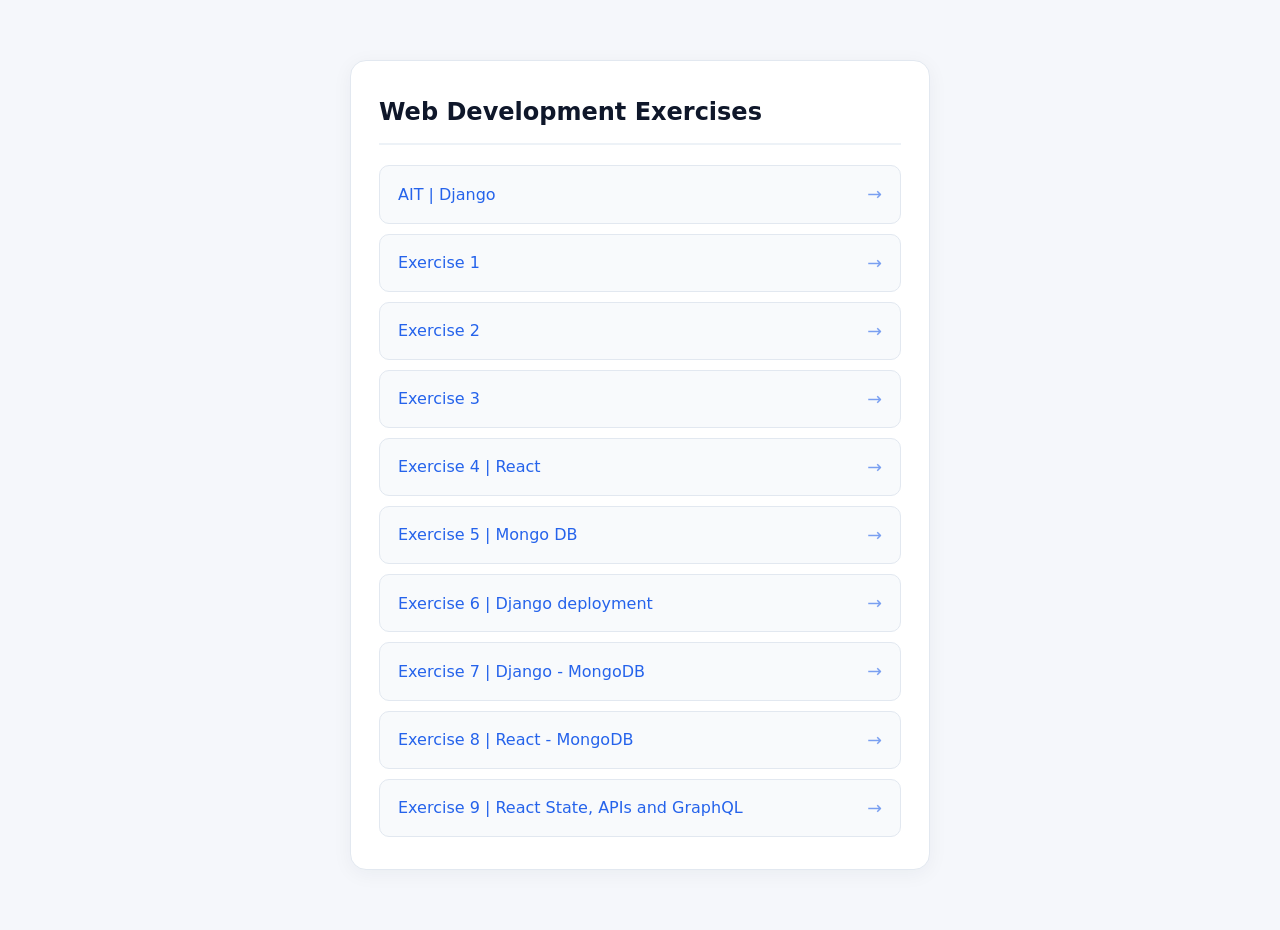
<file: index.html>
<!DOCTYPE html>
<html lang="en">
<head>
  <meta charset="UTF-8">
  <meta name="viewport" content="width=device-width, initial-scale=1.0">
  <title>Web Development Exercises</title>
  <style>
    :root {
      --bg: #f5f7fb;
      --card: #ffffff;
      --ink: #172033;
      --muted: #64748b;
      --primary: #2563eb;
      --primary-hover: #1d4ed8;
      --border: #e2e8f0;
    }

    * {
      box-sizing: border-box;
      margin: 0;
      padding: 0;
    }

    body {
      background-color: var(--bg);
      color: var(--ink);
      font-family: Inter, system-ui, -apple-system, BlinkMacSystemFont, "Segoe UI", Roboto, sans-serif;
      line-height: 1.6;
      min-height: 100vh;
      display: flex;
      justify-content: center;
      padding: 60px 20px;
    }

    .container {
      width: 100%;
      max-width: 580px;
      background: var(--card);
      border: 1px solid var(--border);
      border-radius: 16px;
      padding: 32px 28px;
      box-shadow: 0 4px 20px rgba(23, 32, 51, 0.05);
      height: fit-content;
    }

    h1 {
      font-size: 1.5rem;
      font-weight: 700;
      color: #0f172a;
      margin-bottom: 20px;
      padding-bottom: 12px;
      border-bottom: 2px solid #edf2f7;
    }

    ul {
      list-style: none;
      display: flex;
      flex-direction: column;
      gap: 10px;
    }

    li a {
      display: flex;
      align-items: center;
      justify-content: space-between;
      padding: 14px 18px;
      background: #f8fafc;
      border: 1px solid var(--border);
      border-radius: 10px;
      color: var(--primary);
      text-decoration: none;
      font-weight: 500;
      font-size: 1rem;
      transition: all 0.2s ease;
    }

    li a:hover {
      background: #eff6ff;
      border-color: #bfdbfe;
      color: var(--primary-hover);
      transform: translateX(4px);
    }

    li a::after {
      content: "→";
      font-size: 1.1rem;
      opacity: 0.6;
      transition: transform 0.2s ease, opacity 0.2s ease;
    }

    li a:hover::after {
      opacity: 1;
      transform: translateX(2px);
    }
  </style>
</head>
<body>
  <div class="container">
    <h1>Web Development Exercises</h1>
    <ul>
      <li><a href="ait.html">AIT | Django</a></li>
      <li><a href="exercise-1.html">Exercise 1</a></li>
      <li><a href="exercise-2.html">Exercise 2</a></li>
      <li><a href="exercise-3.html">Exercise 3</a></li>
      <li><a href="exercise-4.html">Exercise 4 | React</a></li>
      <li><a href="exercise-5.html">Exercise 5 | Mongo DB</a></li>
      <li><a href="exercise-6.html">Exercise 6 | Django deployment</a></li>
      <li><a href="exercise-7.html">Exercise 7 | Django - MongoDB</a></li>
      <li><a href="exercise-8.html">Exercise 8 | React - MongoDB</a></li>
      <li><a href="exercise-9.html">Exercise 9 | React State, APIs and GraphQL</a></li>






    </ul>
  </div>
</body>
</html>
</file>
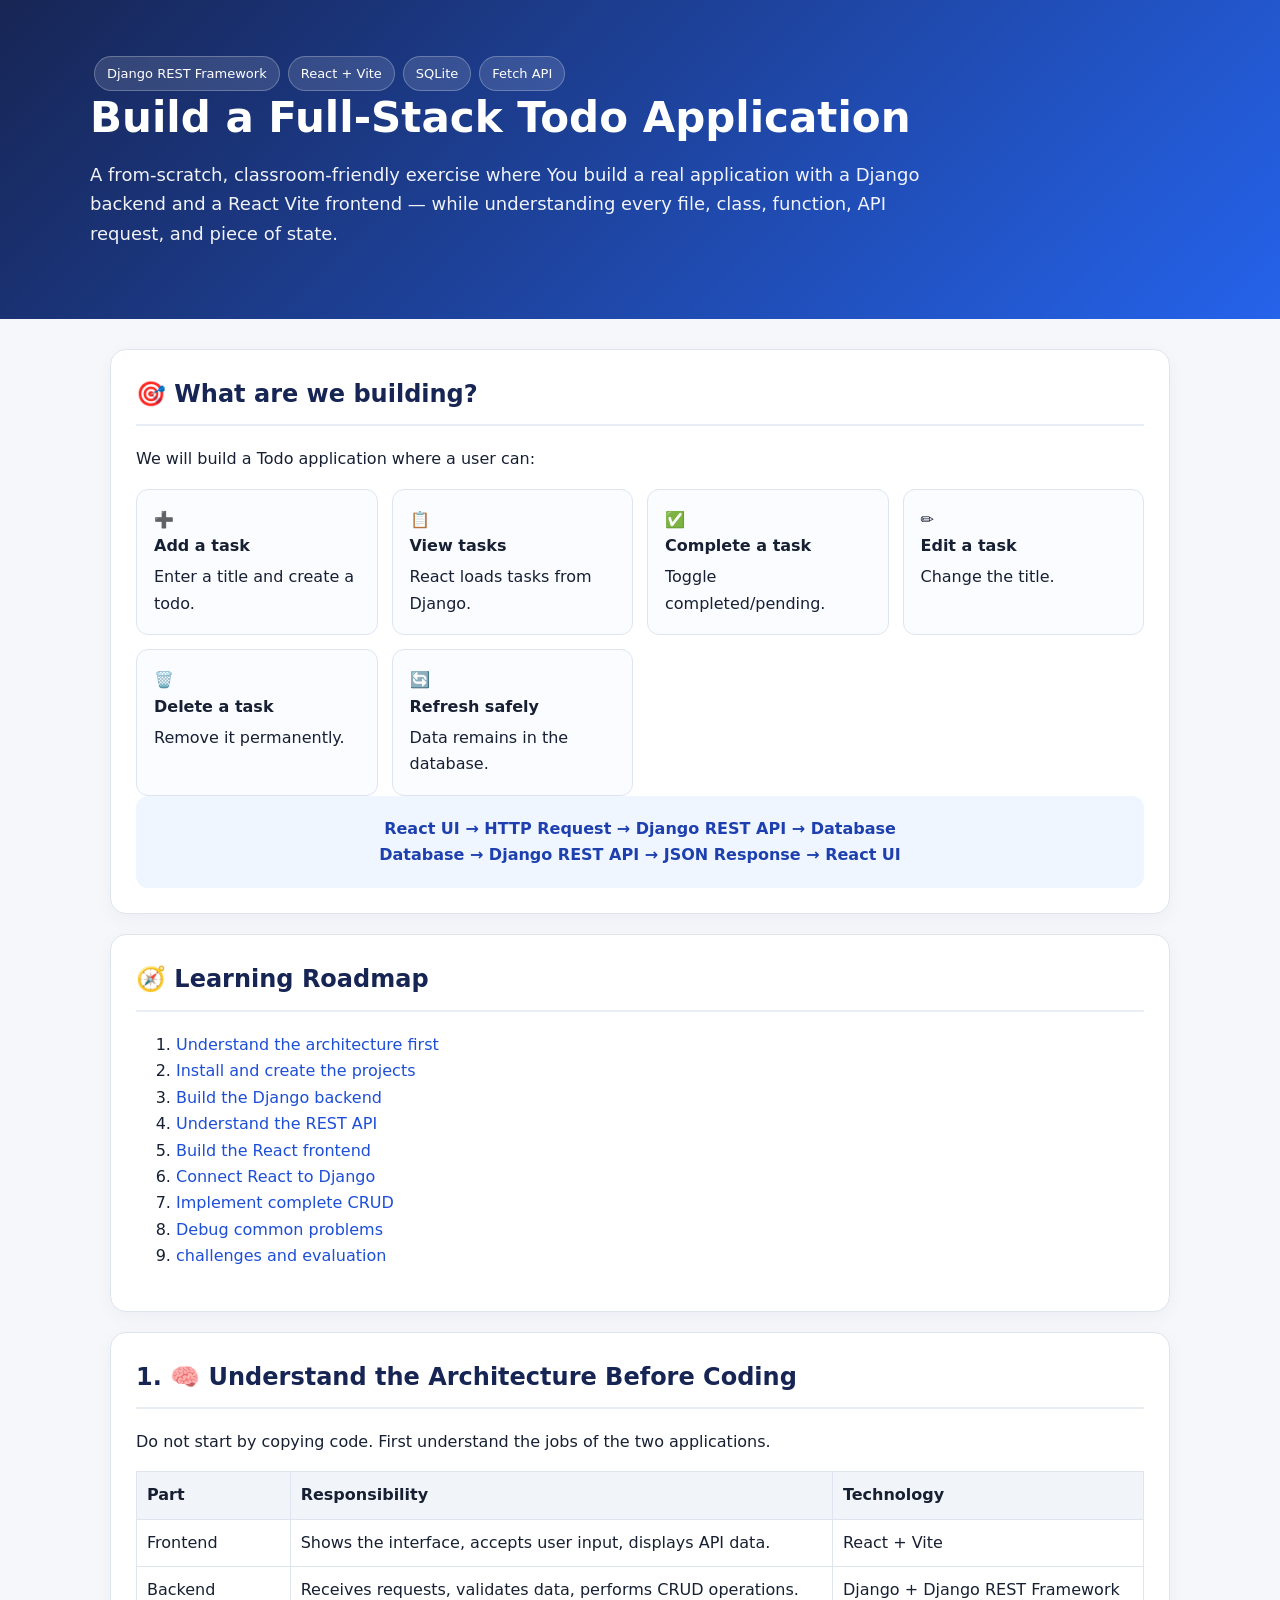
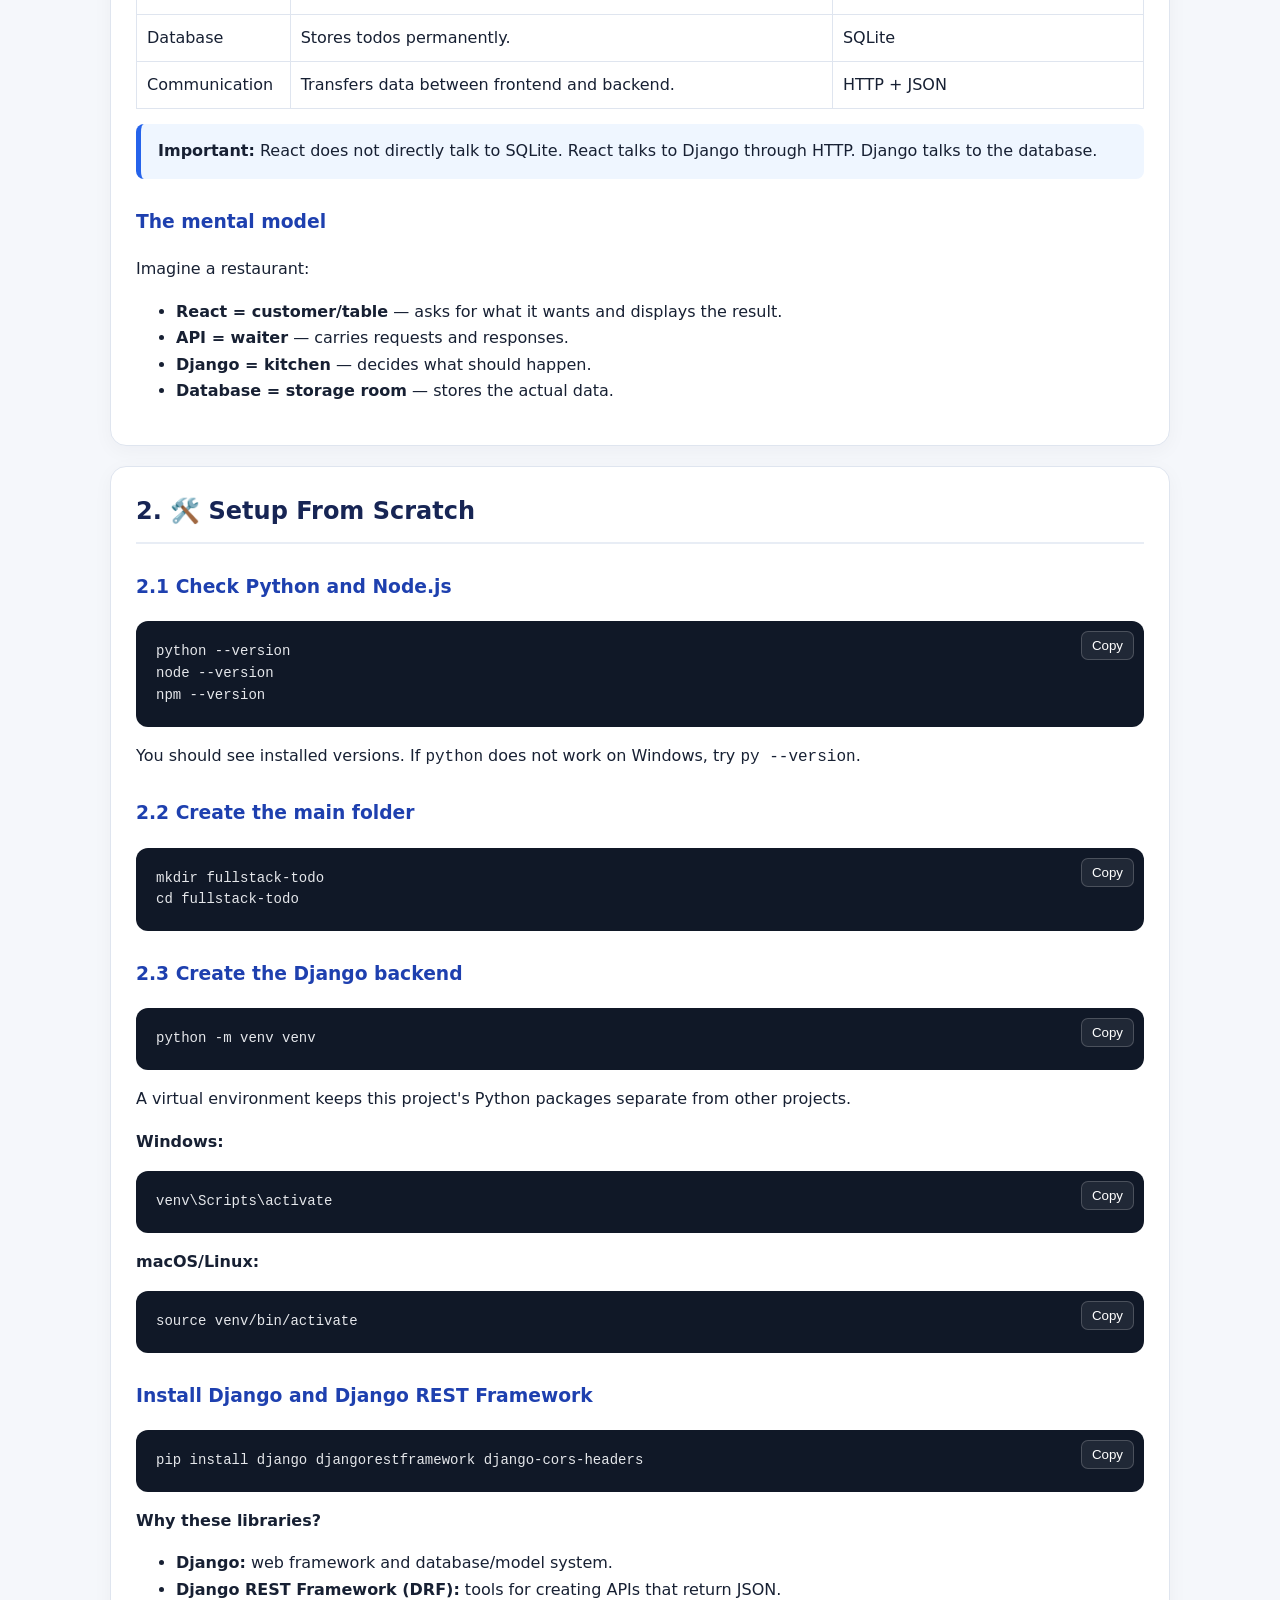
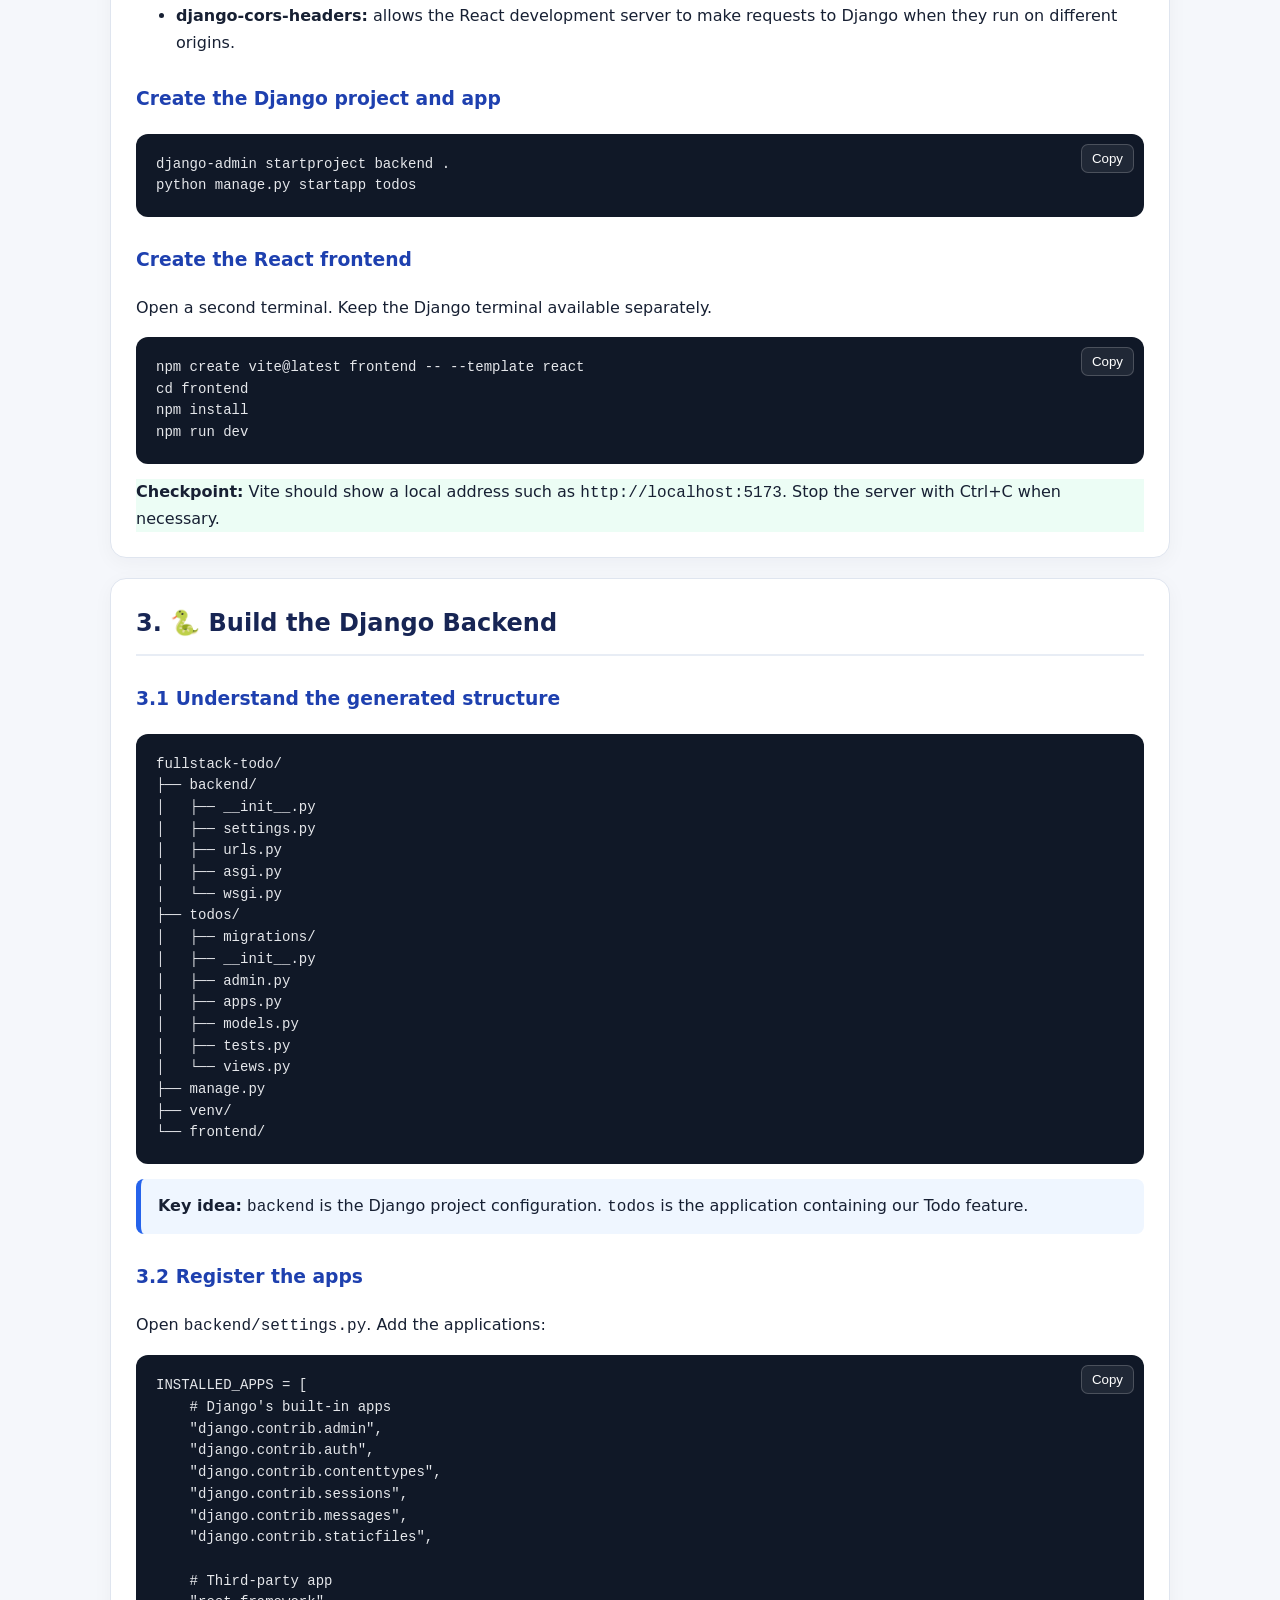
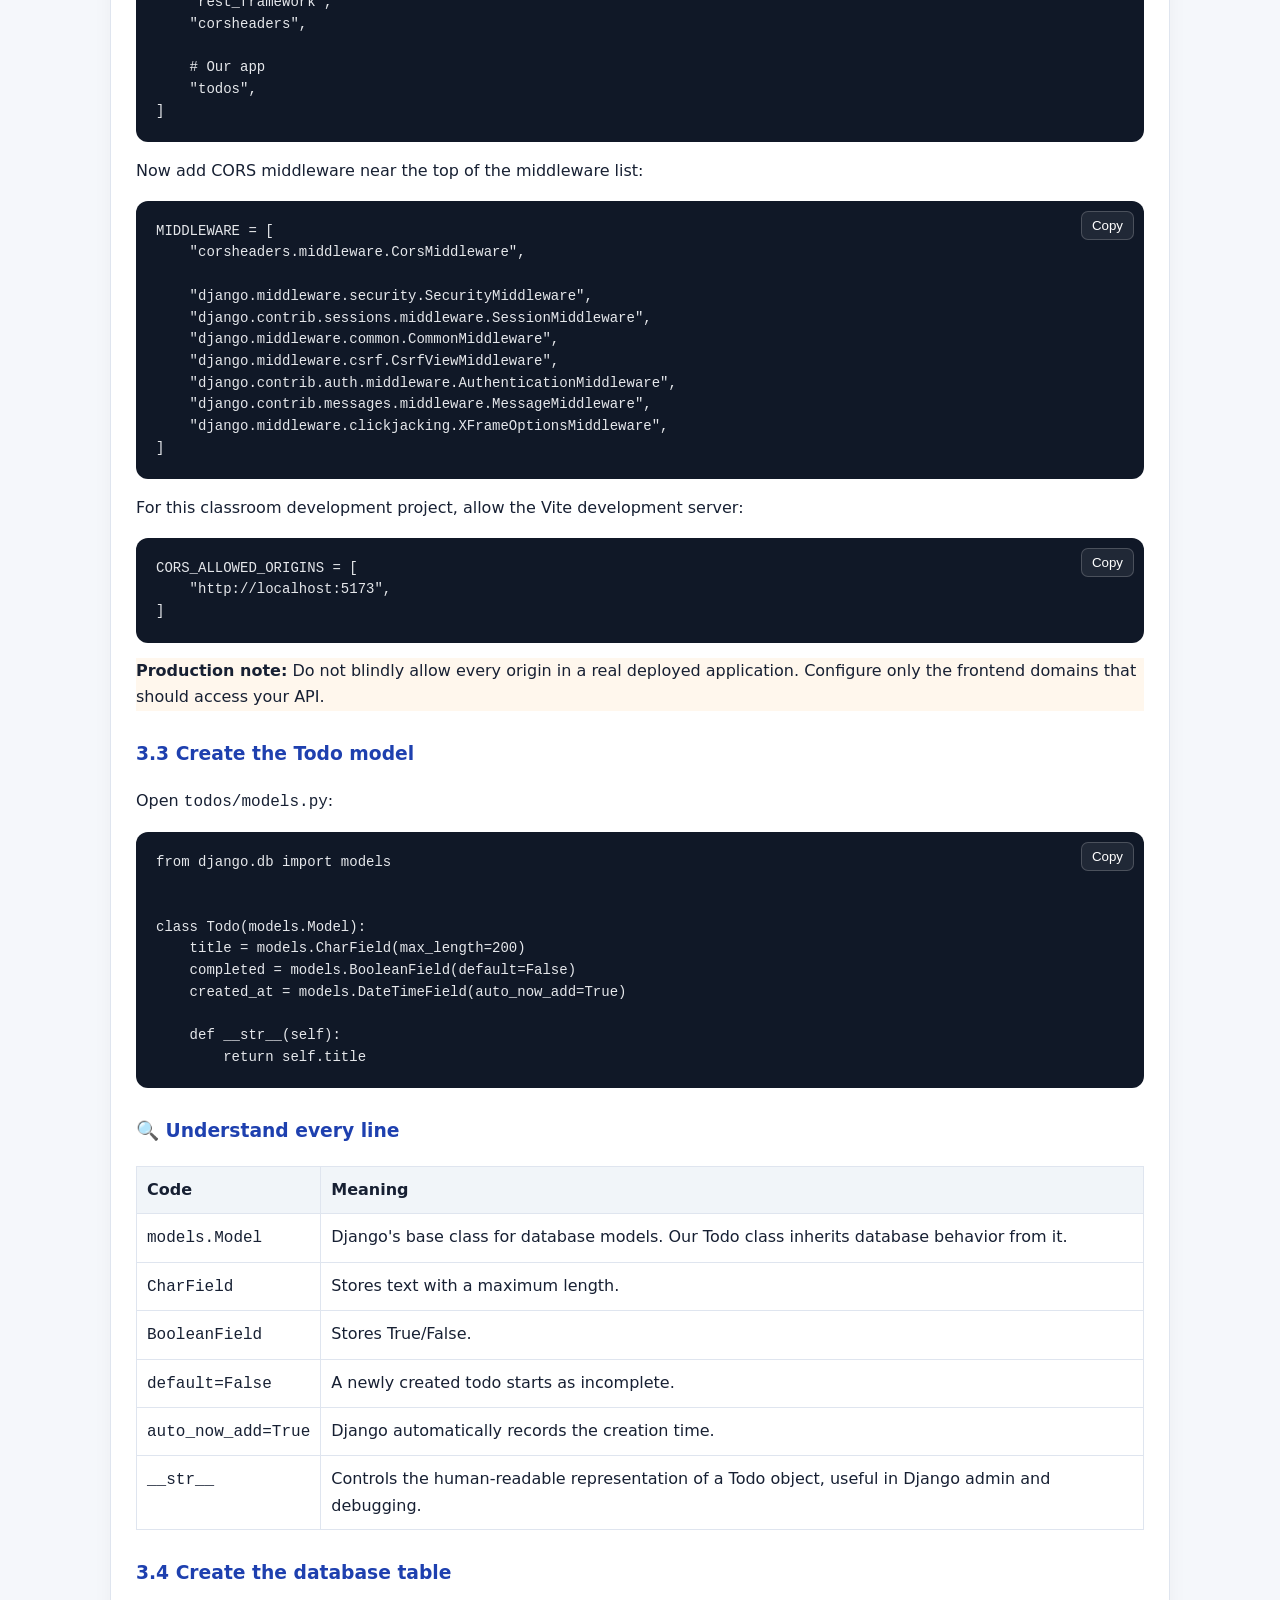
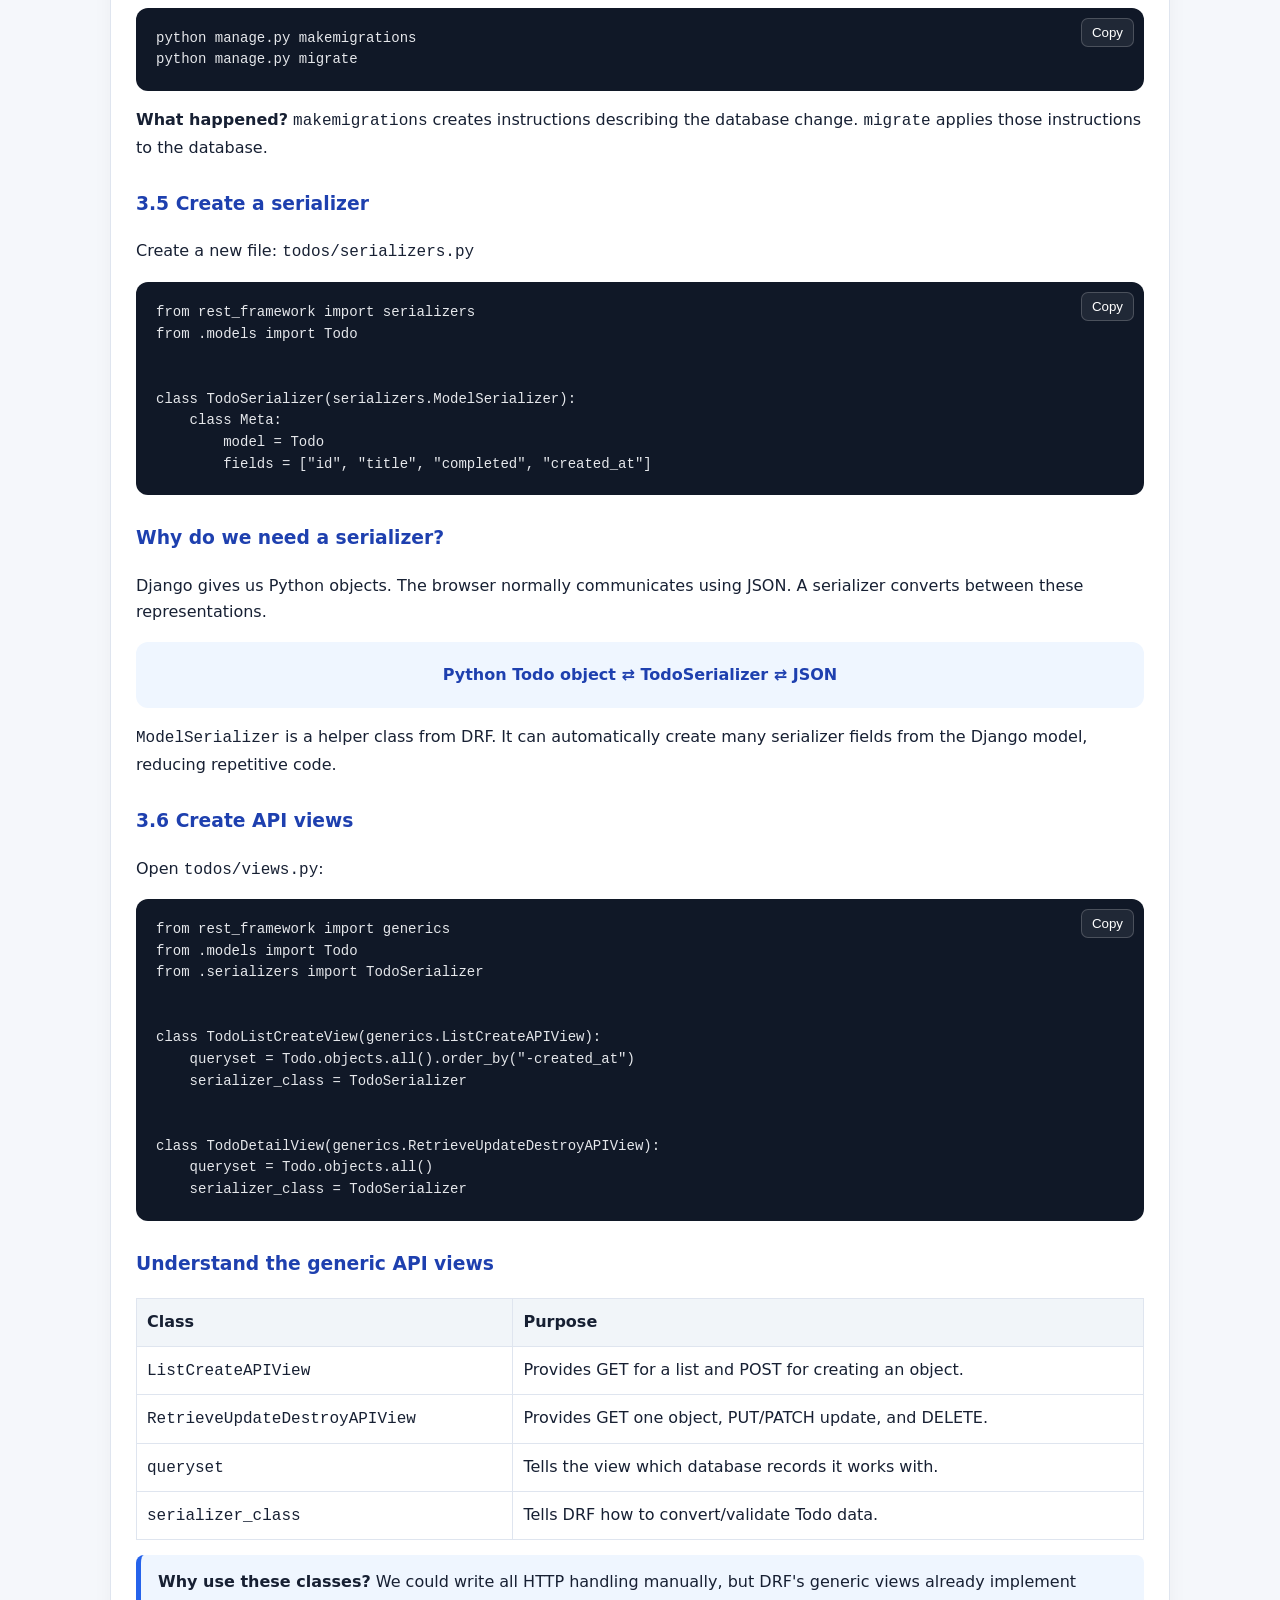
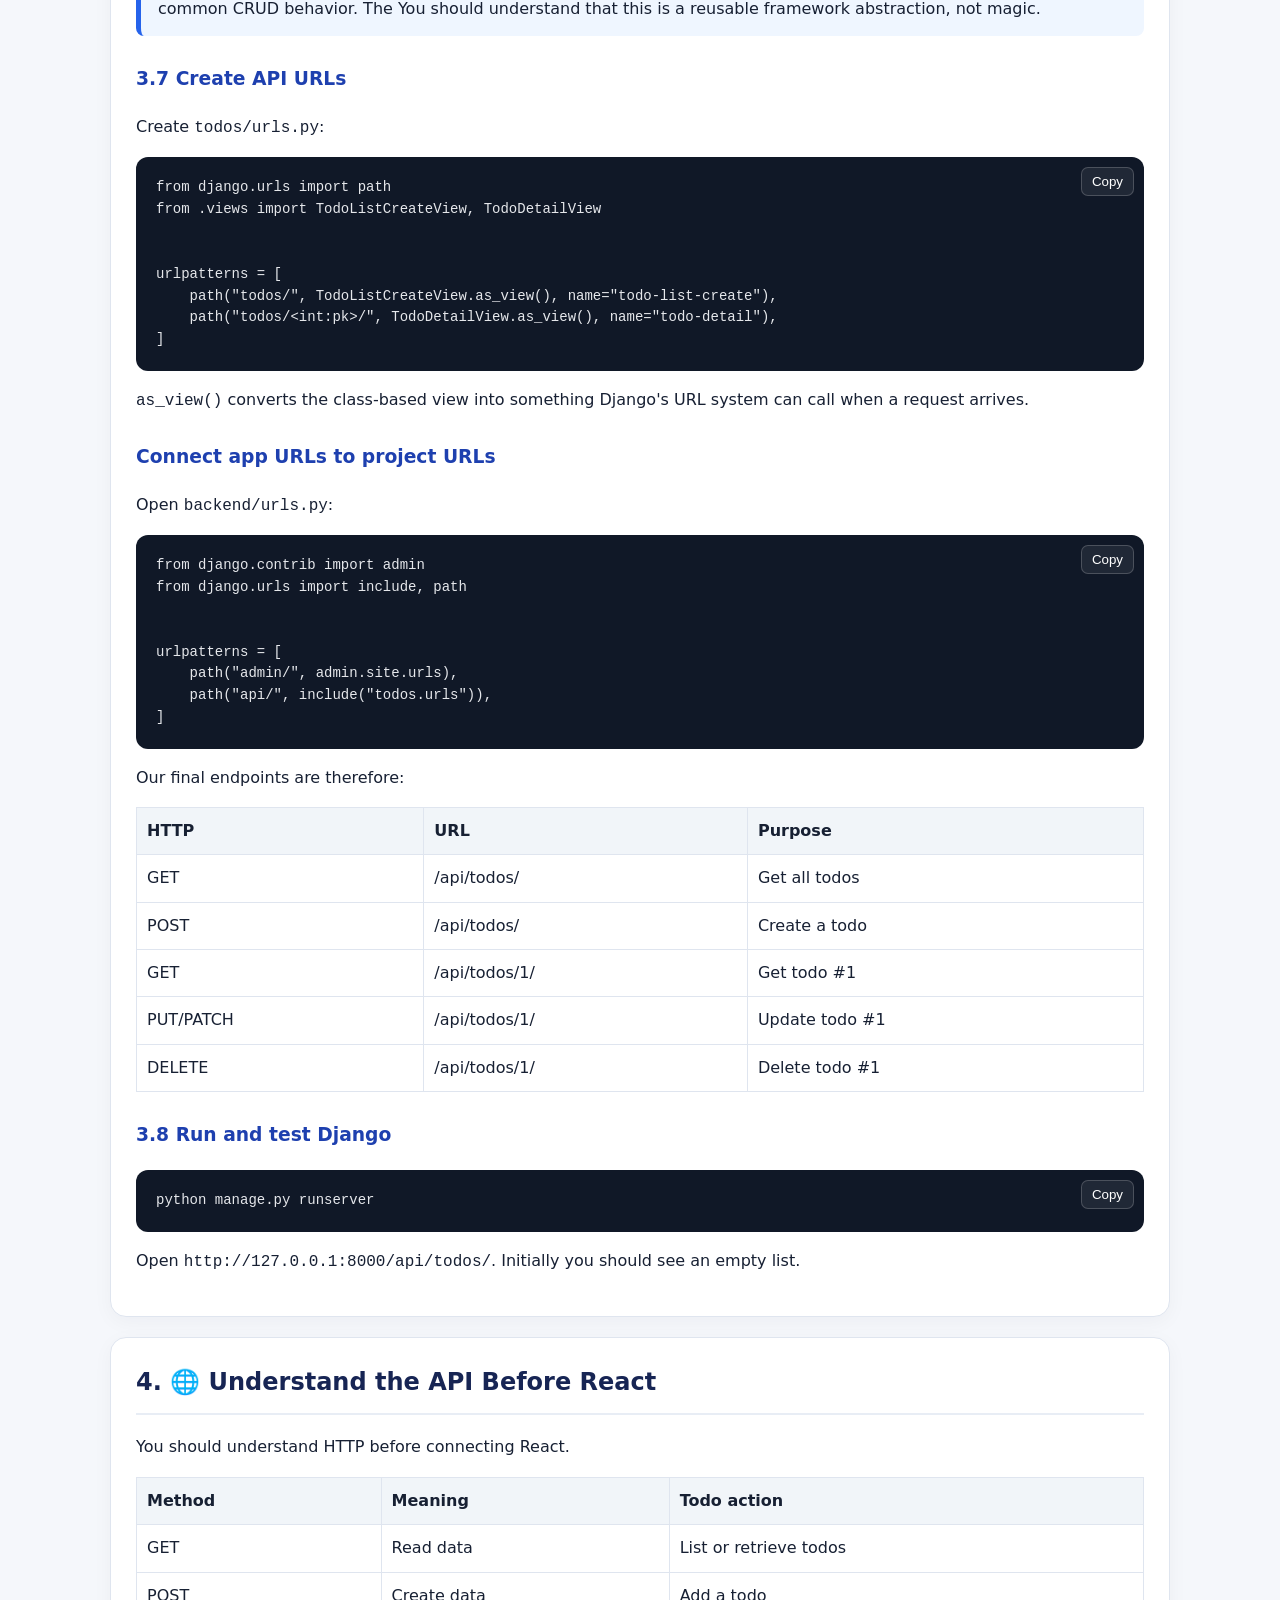
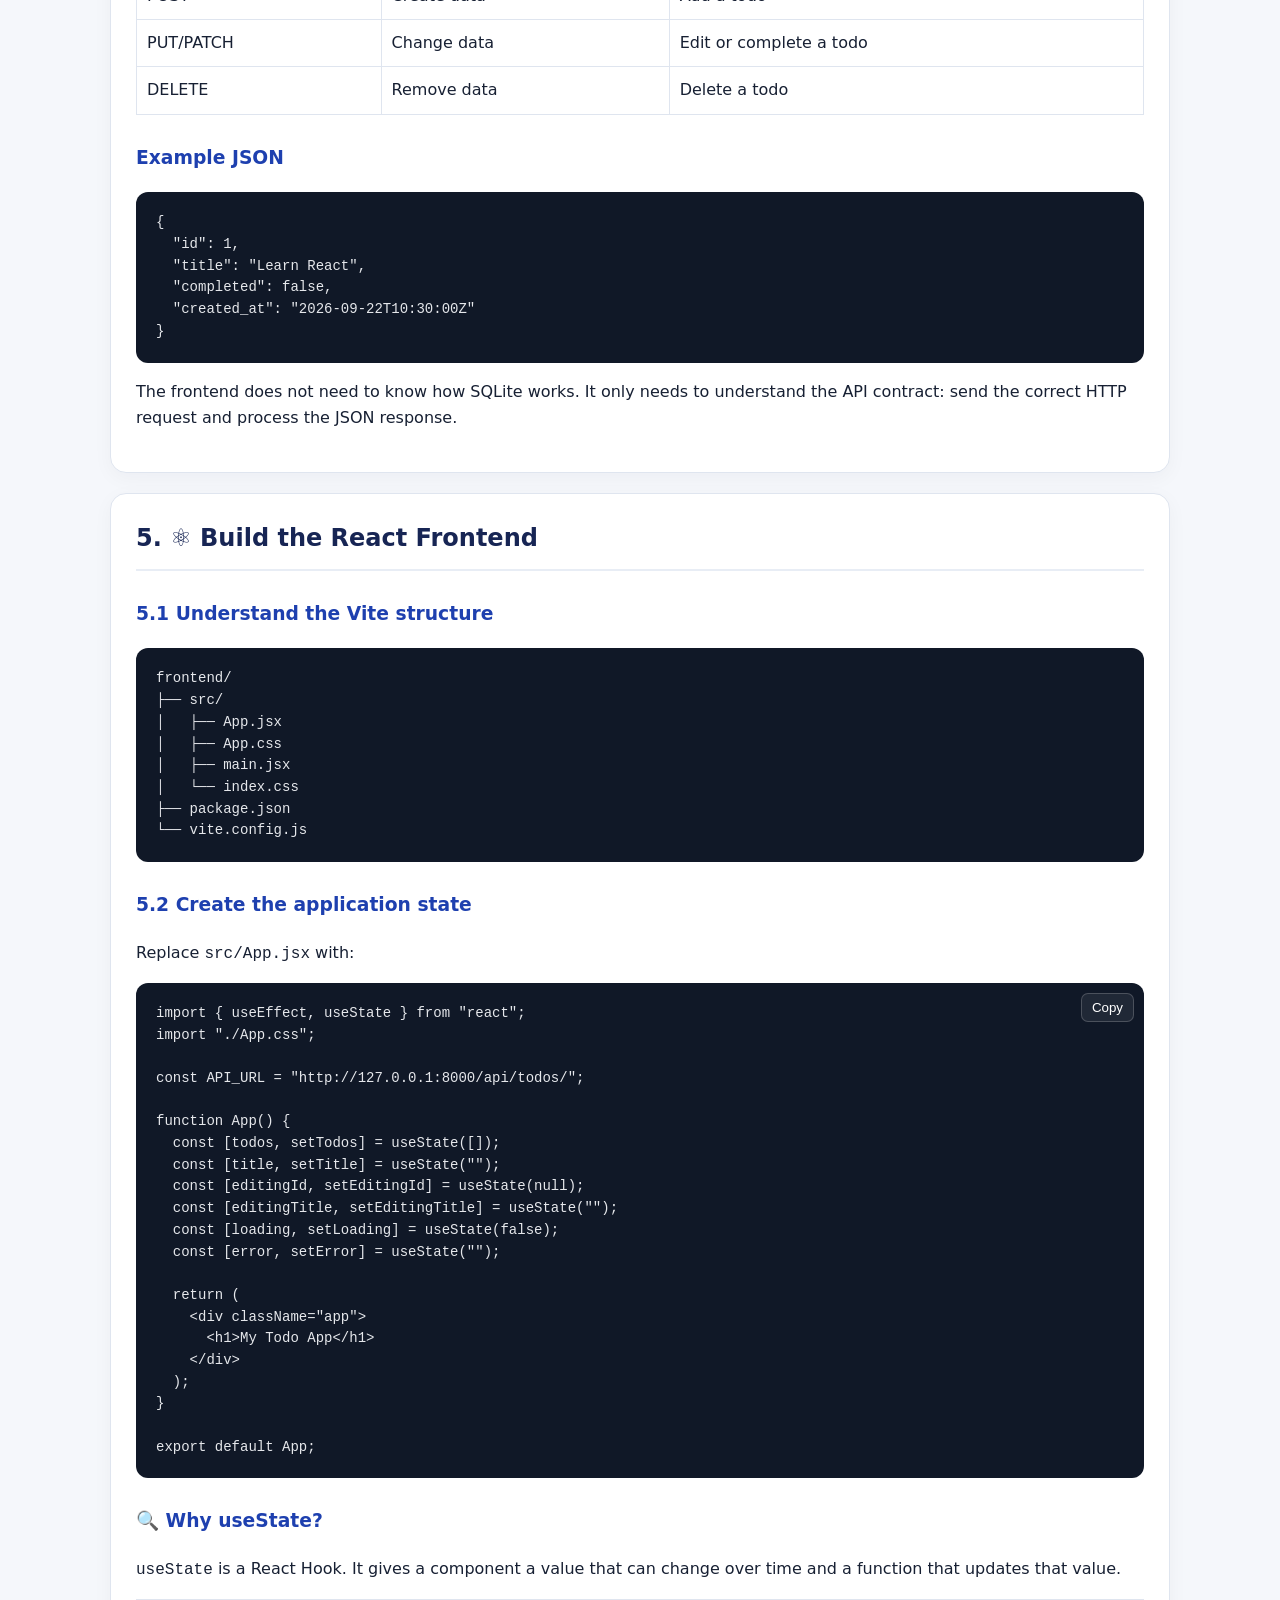
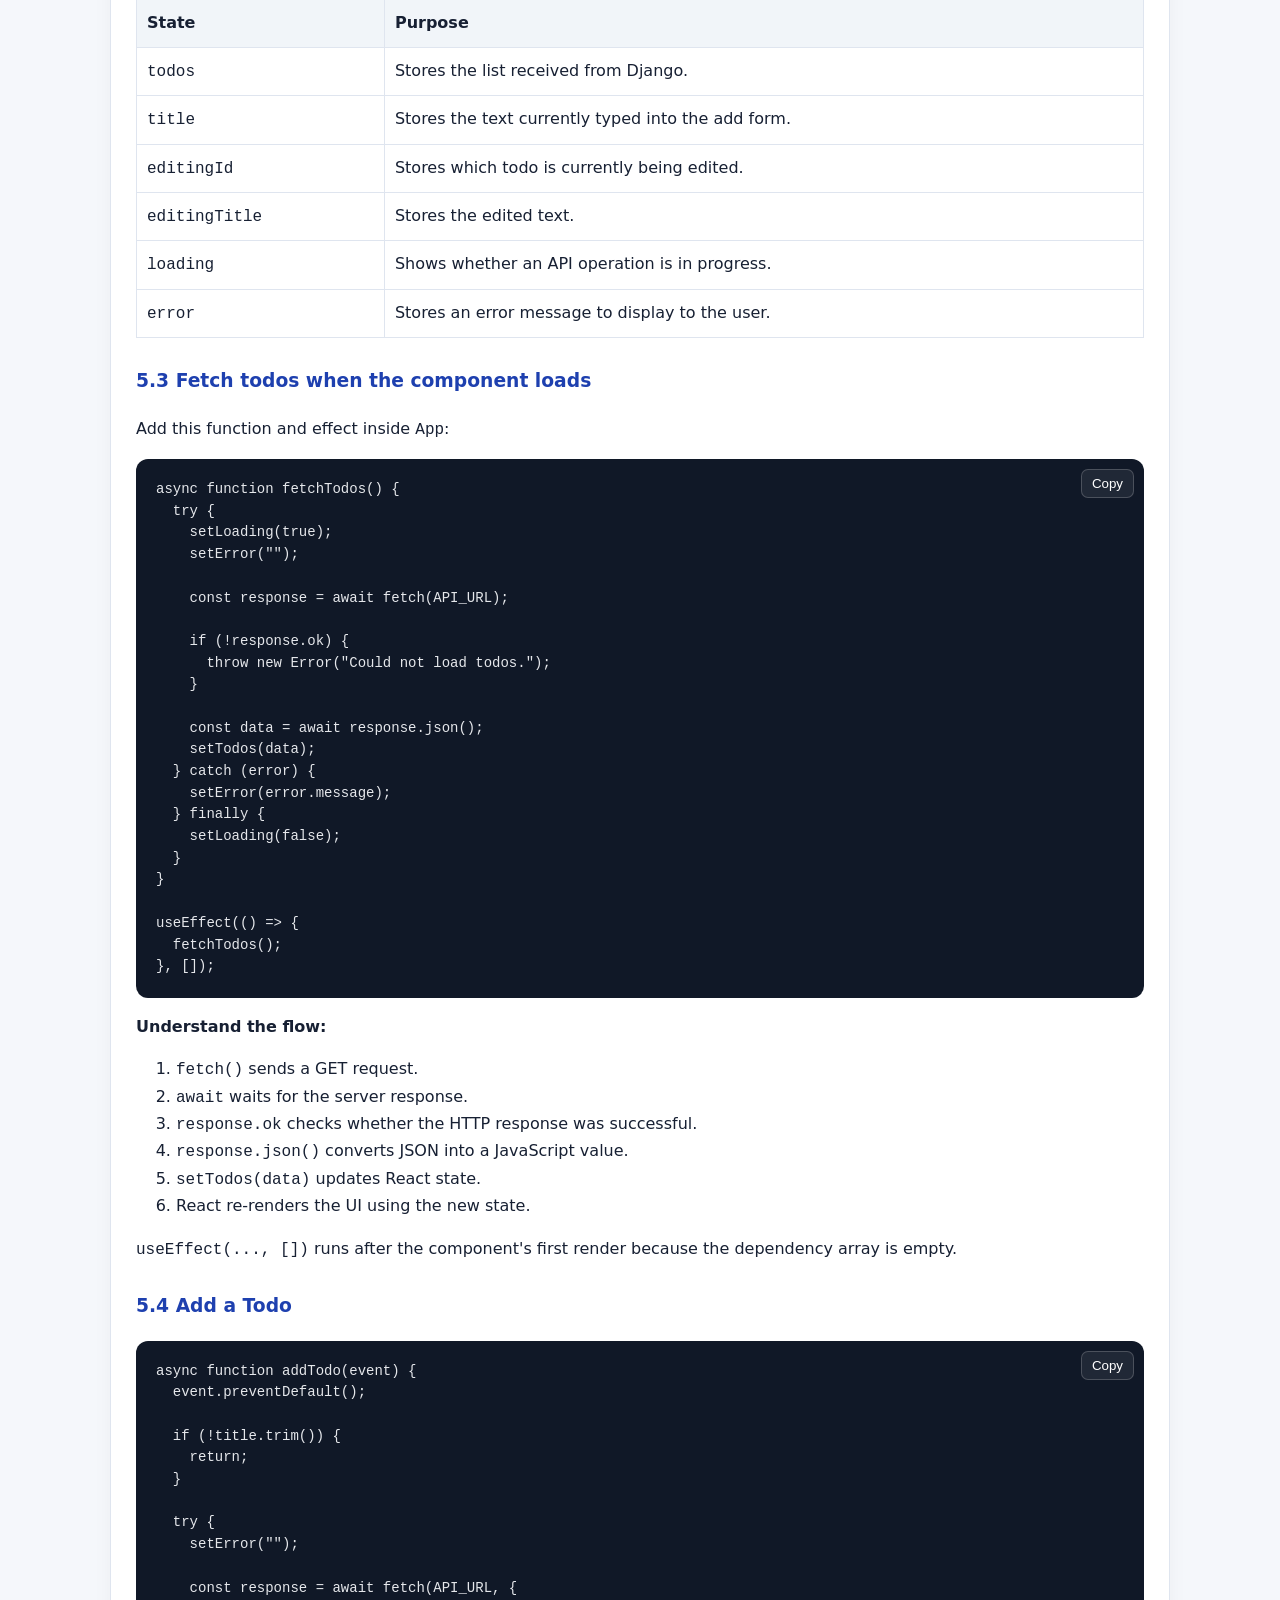
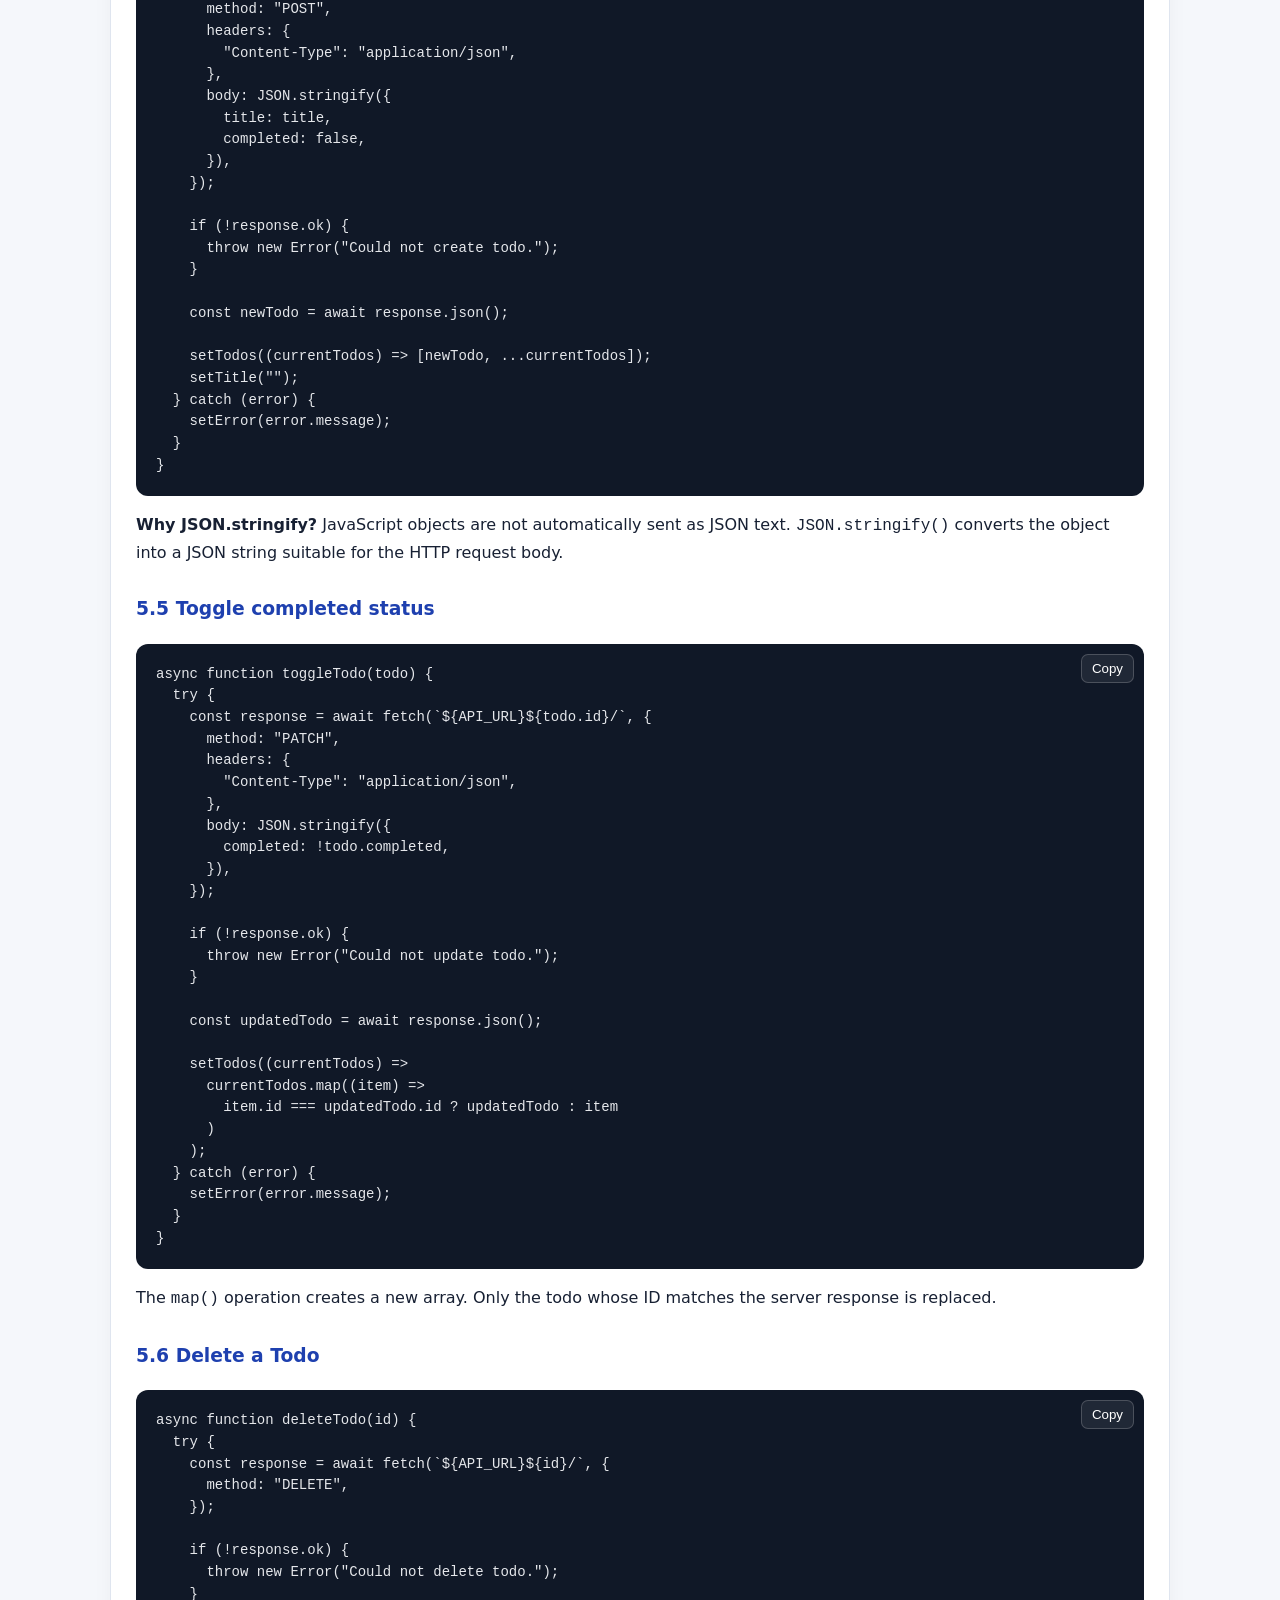
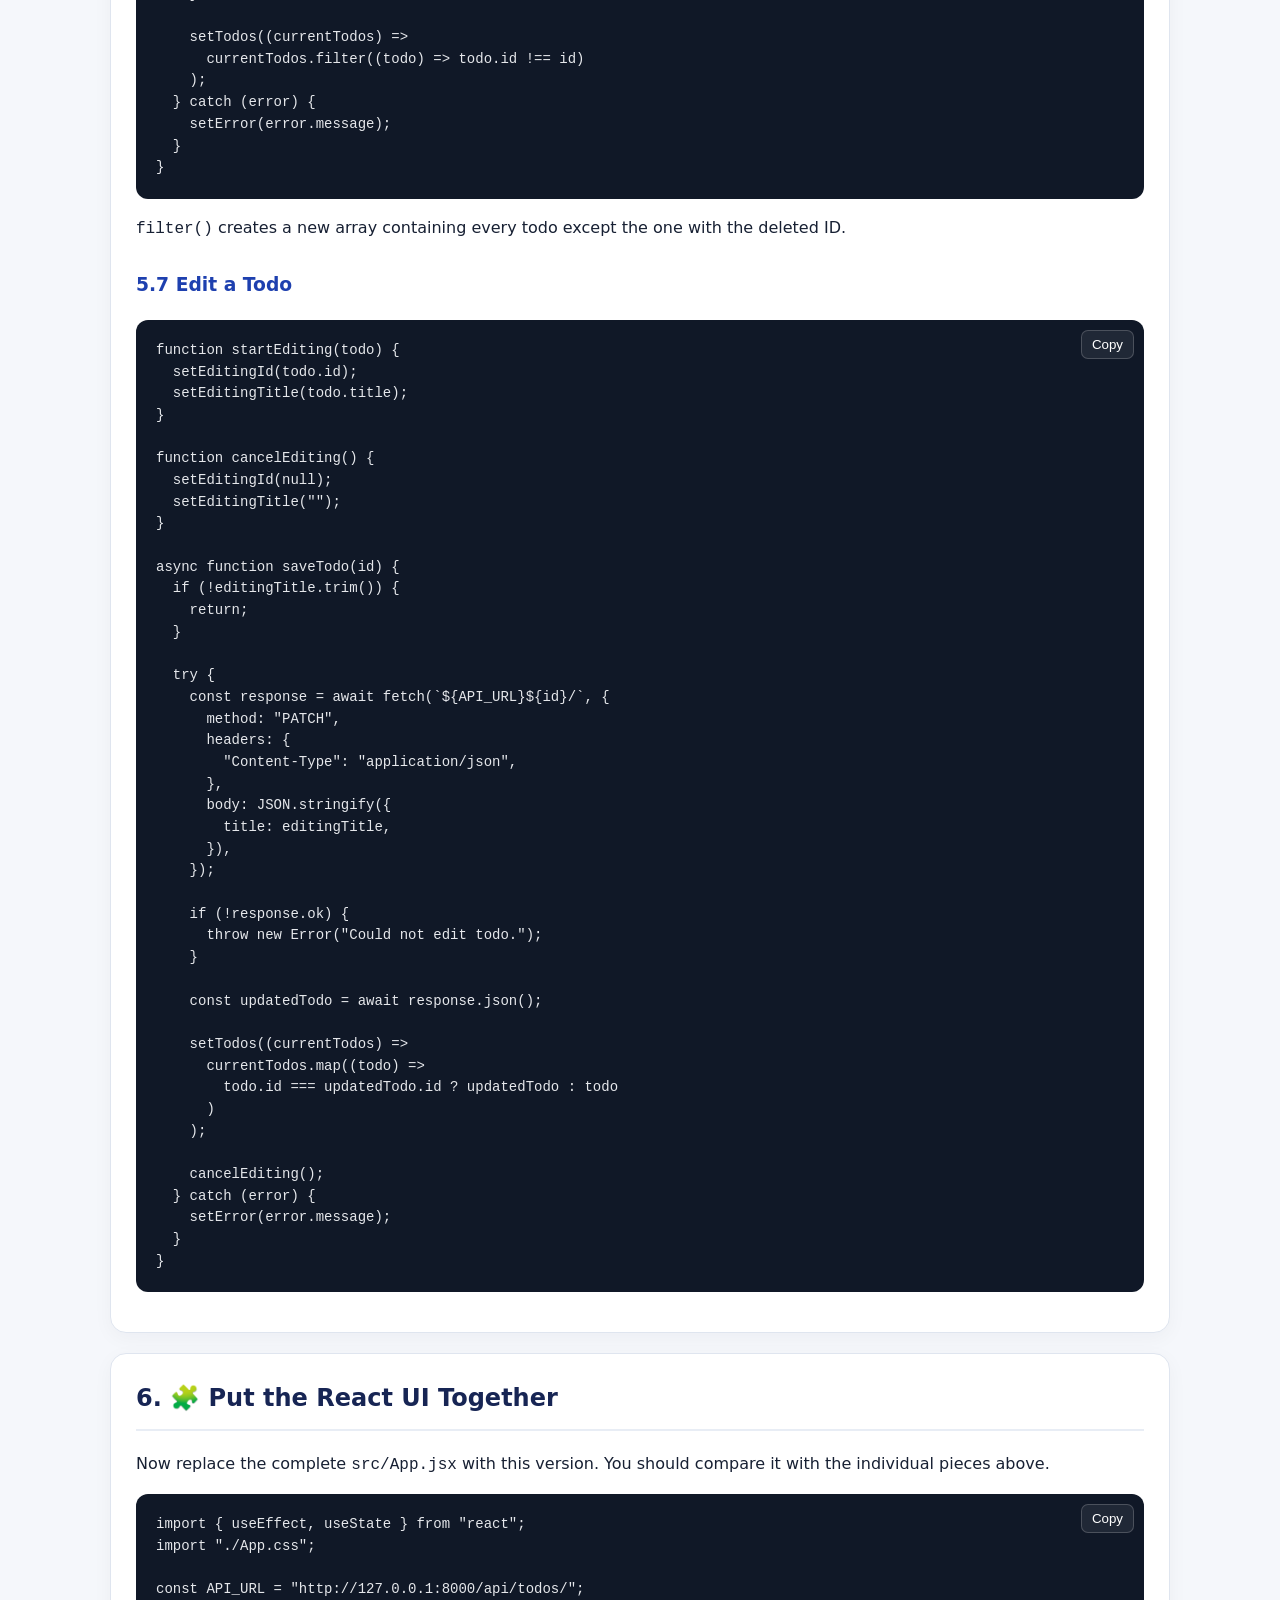
<file: exercise-1.html>
<!DOCTYPE html>
<html lang="en">
<head>
<meta charset="UTF-8">
<meta name="viewport" content="width=device-width, initial-scale=1.0">
<title>Full Stack Todo Application — Django + React Vite</title>
<style>
  :root{--bg:#f5f7fb;--card:#fff;--ink:#172033;--muted:#5f6b7a;--primary:#2563eb;--primary2:#1d4ed8;--border:#dfe5ef;--code:#101827;--good:#0f766e;--warn:#b45309}
  *{box-sizing:border-box} body{margin:0;background:var(--bg);color:var(--ink);font-family:Inter,system-ui,-apple-system,BlinkMacSystemFont,"Segoe UI",sans-serif;line-height:1.65}
  header{background:linear-gradient(135deg,#172554,#2563eb);color:white;padding:52px 20px}
  .hero{max-width:1100px;margin:auto}.hero h1{font-size:42px;line-height:1.1;margin:0 0 15px}.hero p{max-width:850px;font-size:18px;opacity:.94}
  .badge{display:inline-block;background:#ffffff20;border:1px solid #ffffff40;border-radius:999px;padding:6px 12px;font-size:13px;margin:4px}
  main{max-width:1100px;margin:30px auto;padding:0 20px}.card{background:var(--card);border:1px solid var(--border);border-radius:16px;padding:25px;margin:20px 0;box-shadow:0 5px 20px #1720330a}
  h2{margin-top:0;color:#172554;border-bottom:2px solid #e8edf5;padding-bottom:10px} h3{color:#1e40af;margin-top:28px}
  .grid{display:grid;grid-template-columns:repeat(auto-fit,minmax(220px,1fr));gap:14px}.mini{padding:17px;border:1px solid var(--border);border-radius:12px;background:#fbfcff}
  .mini strong{display:block;margin-bottom:5px}.flow{font-weight:700;text-align:center;padding:20px;background:#eff6ff;border-radius:12px;color:#1e40af}
  .step{display:flex;gap:15px;align-items:flex-start}.num{flex:0 0 38px;height:38px;border-radius:50%;background:var(--primary);color:#fff;text-align:center;padding-top:5px;font-weight:800}
  pre{position:relative;background:var(--code);color:#e5e7eb;border-radius:12px;padding:20px;overflow:auto;font-size:14px;line-height:1.55;margin:15px 0}
  code{font-family:"SFMono-Regular",Consolas,"Liberation Mono",monospace}.copy{position:absolute;right:10px;top:10px;border:1px solid #ffffff30;background:#ffffff12;color:#fff;padding:6px 10px;border-radius:7px;cursor:pointer}.copy:hover{background:#ffffff25}
  .note{border-left:5px solid var(--primary);background:#eff6ff;padding:14px 17px;border-radius:8px;margin:15px 0}.warn{border-left-color:var(--warn);background:#fff7ed}.success{border-left-color:var(--good);background:#ecfdf5}
  table{width:100%;border-collapse:collapse;margin:15px 0}th,td{border:1px solid var(--border);padding:10px;text-align:left;vertical-align:top}th{background:#f1f5f9}
  .check{background:#f8fafc;border:1px solid var(--border);padding:10px 14px;border-radius:8px;margin:7px 0}
  .toc a{color:#1d4ed8;text-decoration:none}.toc a:hover{text-decoration:underline}
  footer{text-align:center;color:var(--muted);padding:35px}
  @media(max-width:650px){.hero h1{font-size:31px}.card{padding:18px}}
</style>
</head>
<body>
<header>
<div class="hero">
<span class="badge">Django REST Framework</span><span class="badge">React + Vite</span><span class="badge">SQLite</span><span class="badge">Fetch API</span>
<h1>Build a Full-Stack Todo Application</h1>
<p>A from-scratch, classroom-friendly exercise where You build a real application with a Django backend and a React Vite frontend — while understanding every file, class, function, API request, and piece of state.</p>
</div>
</header>

<main>
<section class="card">
<h2>🎯 What are we building?</h2>
<p>We will build a Todo application where a user can:</p>
<div class="grid">
<div class="mini">➕ <strong>Add a task</strong>Enter a title and create a todo.</div>
<div class="mini">📋 <strong>View tasks</strong>React loads tasks from Django.</div>
<div class="mini">✅ <strong>Complete a task</strong>Toggle completed/pending.</div>
<div class="mini">✏️ <strong>Edit a task</strong>Change the title.</div>
<div class="mini">🗑️ <strong>Delete a task</strong>Remove it permanently.</div>
<div class="mini">🔄 <strong>Refresh safely</strong>Data remains in the database.</div>
</div>
<div class="flow">React UI → HTTP Request → Django REST API → Database<br>Database → Django REST API → JSON Response → React UI</div>
</section>

<section class="card toc">
<h2>🧭 Learning Roadmap</h2>
<ol>
<li><a href="#concepts">Understand the architecture first</a></li>
<li><a href="#setup">Install and create the projects</a></li>
<li><a href="#django">Build the Django backend</a></li>
<li><a href="#api">Understand the REST API</a></li>
<li><a href="#react">Build the React frontend</a></li>
<li><a href="#connect">Connect React to Django</a></li>
<li><a href="#crud">Implement complete CRUD</a></li>
<li><a href="#debug">Debug common problems</a></li>
<li><a href="#challenge">challenges and evaluation</a></li>
</ol>
</section>

<section class="card" id="concepts">
<h2>1. 🧠 Understand the Architecture Before Coding</h2>
<p>Do not start by copying code. First understand the jobs of the two applications.</p>
<table>
<tr><th>Part</th><th>Responsibility</th><th>Technology</th></tr>
<tr><td>Frontend</td><td>Shows the interface, accepts user input, displays API data.</td><td>React + Vite</td></tr>
<tr><td>Backend</td><td>Receives requests, validates data, performs CRUD operations.</td><td>Django + Django REST Framework</td></tr>
<tr><td>Database</td><td>Stores todos permanently.</td><td>SQLite</td></tr>
<tr><td>Communication</td><td>Transfers data between frontend and backend.</td><td>HTTP + JSON</td></tr>
</table>
<div class="note"><strong>Important:</strong> React does not directly talk to SQLite. React talks to Django through HTTP. Django talks to the database.</div>
<h3>The mental model</h3>
<p>Imagine a restaurant:</p>
<ul>
<li><strong>React = customer/table</strong> — asks for what it wants and displays the result.</li>
<li><strong>API = waiter</strong> — carries requests and responses.</li>
<li><strong>Django = kitchen</strong> — decides what should happen.</li>
<li><strong>Database = storage room</strong> — stores the actual data.</li>
</ul>
</section>

<section class="card" id="setup">
<h2>2. 🛠️ Setup From Scratch</h2>
<h3>2.1 Check Python and Node.js</h3>
<pre><button class="copy">Copy</button><code>python --version
node --version
npm --version</code></pre>
<p>You should see installed versions. If <code>python</code> does not work on Windows, try <code>py --version</code>.</p>

<h3>2.2 Create the main folder</h3>
<pre><button class="copy">Copy</button><code>mkdir fullstack-todo
cd fullstack-todo</code></pre>

<h3>2.3 Create the Django backend</h3>
<pre><button class="copy">Copy</button><code>python -m venv venv</code></pre>
<p>A virtual environment keeps this project's Python packages separate from other projects.</p>
<p><strong>Windows:</strong></p>
<pre><button class="copy">Copy</button><code>venv\Scripts\activate</code></pre>
<p><strong>macOS/Linux:</strong></p>
<pre><button class="copy">Copy</button><code>source venv/bin/activate</code></pre>

<h3>Install Django and Django REST Framework</h3>
<pre><button class="copy">Copy</button><code>pip install django djangorestframework django-cors-headers</code></pre>
<p><strong>Why these libraries?</strong></p>
<ul>
<li><strong>Django:</strong> web framework and database/model system.</li>
<li><strong>Django REST Framework (DRF):</strong> tools for creating APIs that return JSON.</li>
<li><strong>django-cors-headers:</strong> allows the React development server to make requests to Django when they run on different origins.</li>
</ul>

<h3>Create the Django project and app</h3>
<pre><button class="copy">Copy</button><code>django-admin startproject backend .
python manage.py startapp todos</code></pre>

<h3>Create the React frontend</h3>
<p>Open a second terminal. Keep the Django terminal available separately.</p>
<pre><button class="copy">Copy</button><code>npm create vite@latest frontend -- --template react
cd frontend
npm install
npm run dev</code></pre>
<div class="success"><strong>Checkpoint:</strong> Vite should show a local address such as <code>http://localhost:5173</code>. Stop the server with Ctrl+C when necessary.</div>
</section>

<section class="card" id="django">
<h2>3. 🐍 Build the Django Backend</h2>
<h3>3.1 Understand the generated structure</h3>
<pre><code>fullstack-todo/
├── backend/
│   ├── __init__.py
│   ├── settings.py
│   ├── urls.py
│   ├── asgi.py
│   └── wsgi.py
├── todos/
│   ├── migrations/
│   ├── __init__.py
│   ├── admin.py
│   ├── apps.py
│   ├── models.py
│   ├── tests.py
│   └── views.py
├── manage.py
├── venv/
└── frontend/</code></pre>
<div class="note"><strong>Key idea:</strong> <code>backend</code> is the Django project configuration. <code>todos</code> is the application containing our Todo feature.</div>

<h3>3.2 Register the apps</h3>
<p>Open <code>backend/settings.py</code>. Add the applications:</p>
<pre><button class="copy">Copy</button><code>INSTALLED_APPS = [
    # Django's built-in apps
    "django.contrib.admin",
    "django.contrib.auth",
    "django.contrib.contenttypes",
    "django.contrib.sessions",
    "django.contrib.messages",
    "django.contrib.staticfiles",

    # Third-party app
    "rest_framework",
    "corsheaders",

    # Our app
    "todos",
]</code></pre>
<p>Now add CORS middleware near the top of the middleware list:</p>
<pre><button class="copy">Copy</button><code>MIDDLEWARE = [
    "corsheaders.middleware.CorsMiddleware",

    "django.middleware.security.SecurityMiddleware",
    "django.contrib.sessions.middleware.SessionMiddleware",
    "django.middleware.common.CommonMiddleware",
    "django.middleware.csrf.CsrfViewMiddleware",
    "django.contrib.auth.middleware.AuthenticationMiddleware",
    "django.contrib.messages.middleware.MessageMiddleware",
    "django.middleware.clickjacking.XFrameOptionsMiddleware",
]</code></pre>
<p>For this classroom development project, allow the Vite development server:</p>
<pre><button class="copy">Copy</button><code>CORS_ALLOWED_ORIGINS = [
    "http://localhost:5173",
]</code></pre>
<div class="warn"><strong>Production note:</strong> Do not blindly allow every origin in a real deployed application. Configure only the frontend domains that should access your API.</div>

<h3>3.3 Create the Todo model</h3>
<p>Open <code>todos/models.py</code>:</p>
<pre><button class="copy">Copy</button><code>from django.db import models


class Todo(models.Model):
    title = models.CharField(max_length=200)
    completed = models.BooleanField(default=False)
    created_at = models.DateTimeField(auto_now_add=True)

    def __str__(self):
        return self.title</code></pre>

<h3>🔍 Understand every line</h3>
<table>
<tr><th>Code</th><th>Meaning</th></tr>
<tr><td><code>models.Model</code></td><td>Django's base class for database models. Our Todo class inherits database behavior from it.</td></tr>
<tr><td><code>CharField</code></td><td>Stores text with a maximum length.</td></tr>
<tr><td><code>BooleanField</code></td><td>Stores True/False.</td></tr>
<tr><td><code>default=False</code></td><td>A newly created todo starts as incomplete.</td></tr>
<tr><td><code>auto_now_add=True</code></td><td>Django automatically records the creation time.</td></tr>
<tr><td><code>__str__</code></td><td>Controls the human-readable representation of a Todo object, useful in Django admin and debugging.</td></tr>
</table>

<h3>3.4 Create the database table</h3>
<pre><button class="copy">Copy</button><code>python manage.py makemigrations
python manage.py migrate</code></pre>
<p><strong>What happened?</strong> <code>makemigrations</code> creates instructions describing the database change. <code>migrate</code> applies those instructions to the database.</p>

<h3>3.5 Create a serializer</h3>
<p>Create a new file: <code>todos/serializers.py</code></p>
<pre><button class="copy">Copy</button><code>from rest_framework import serializers
from .models import Todo


class TodoSerializer(serializers.ModelSerializer):
    class Meta:
        model = Todo
        fields = ["id", "title", "completed", "created_at"]</code></pre>

<h3>Why do we need a serializer?</h3>
<p>Django gives us Python objects. The browser normally communicates using JSON. A serializer converts between these representations.</p>
<div class="flow">Python Todo object ⇄ TodoSerializer ⇄ JSON</div>
<p><code>ModelSerializer</code> is a helper class from DRF. It can automatically create many serializer fields from the Django model, reducing repetitive code.</p>

<h3>3.6 Create API views</h3>
<p>Open <code>todos/views.py</code>:</p>
<pre><button class="copy">Copy</button><code>from rest_framework import generics
from .models import Todo
from .serializers import TodoSerializer


class TodoListCreateView(generics.ListCreateAPIView):
    queryset = Todo.objects.all().order_by("-created_at")
    serializer_class = TodoSerializer


class TodoDetailView(generics.RetrieveUpdateDestroyAPIView):
    queryset = Todo.objects.all()
    serializer_class = TodoSerializer</code></pre>

<h3>Understand the generic API views</h3>
<table>
<tr><th>Class</th><th>Purpose</th></tr>
<tr><td><code>ListCreateAPIView</code></td><td>Provides GET for a list and POST for creating an object.</td></tr>
<tr><td><code>RetrieveUpdateDestroyAPIView</code></td><td>Provides GET one object, PUT/PATCH update, and DELETE.</td></tr>
<tr><td><code>queryset</code></td><td>Tells the view which database records it works with.</td></tr>
<tr><td><code>serializer_class</code></td><td>Tells DRF how to convert/validate Todo data.</td></tr>
</table>
<div class="note"><strong>Why use these classes?</strong> We could write all HTTP handling manually, but DRF's generic views already implement common CRUD behavior. The You should understand that this is a reusable framework abstraction, not magic.</div>

<h3>3.7 Create API URLs</h3>
<p>Create <code>todos/urls.py</code>:</p>
<pre><button class="copy">Copy</button><code>from django.urls import path
from .views import TodoListCreateView, TodoDetailView


urlpatterns = [
    path("todos/", TodoListCreateView.as_view(), name="todo-list-create"),
    path("todos/&lt;int:pk&gt;/", TodoDetailView.as_view(), name="todo-detail"),
]</code></pre>
<p><code>as_view()</code> converts the class-based view into something Django's URL system can call when a request arrives.</p>

<h3>Connect app URLs to project URLs</h3>
<p>Open <code>backend/urls.py</code>:</p>
<pre><button class="copy">Copy</button><code>from django.contrib import admin
from django.urls import include, path


urlpatterns = [
    path("admin/", admin.site.urls),
    path("api/", include("todos.urls")),
]</code></pre>
<p>Our final endpoints are therefore:</p>
<table>
<tr><th>HTTP</th><th>URL</th><th>Purpose</th></tr>
<tr><td>GET</td><td>/api/todos/</td><td>Get all todos</td></tr>
<tr><td>POST</td><td>/api/todos/</td><td>Create a todo</td></tr>
<tr><td>GET</td><td>/api/todos/1/</td><td>Get todo #1</td></tr>
<tr><td>PUT/PATCH</td><td>/api/todos/1/</td><td>Update todo #1</td></tr>
<tr><td>DELETE</td><td>/api/todos/1/</td><td>Delete todo #1</td></tr>
</table>

<h3>3.8 Run and test Django</h3>
<pre><button class="copy">Copy</button><code>python manage.py runserver</code></pre>
<p>Open <code>http://127.0.0.1:8000/api/todos/</code>. Initially you should see an empty list.</p>
</section>

<section class="card" id="api">
<h2>4. 🌐 Understand the API Before React</h2>
<p>You should understand HTTP before connecting React.</p>
<table>
<tr><th>Method</th><th>Meaning</th><th>Todo action</th></tr>
<tr><td>GET</td><td>Read data</td><td>List or retrieve todos</td></tr>
<tr><td>POST</td><td>Create data</td><td>Add a todo</td></tr>
<tr><td>PUT/PATCH</td><td>Change data</td><td>Edit or complete a todo</td></tr>
<tr><td>DELETE</td><td>Remove data</td><td>Delete a todo</td></tr>
</table>

<h3>Example JSON</h3>
<pre><code>{
  "id": 1,
  "title": "Learn React",
  "completed": false,
  "created_at": "2026-09-22T10:30:00Z"
}</code></pre>
<p>The frontend does not need to know how SQLite works. It only needs to understand the API contract: send the correct HTTP request and process the JSON response.</p>
</section>

<section class="card" id="react">
<h2>5. ⚛️ Build the React Frontend</h2>
<h3>5.1 Understand the Vite structure</h3>
<pre><code>frontend/
├── src/
│   ├── App.jsx
│   ├── App.css
│   ├── main.jsx
│   └── index.css
├── package.json
└── vite.config.js</code></pre>

<h3>5.2 Create the application state</h3>
<p>Replace <code>src/App.jsx</code> with:</p>
<pre><button class="copy">Copy</button><code>import { useEffect, useState } from "react";
import "./App.css";

const API_URL = "http://127.0.0.1:8000/api/todos/";

function App() {
  const [todos, setTodos] = useState([]);
  const [title, setTitle] = useState("");
  const [editingId, setEditingId] = useState(null);
  const [editingTitle, setEditingTitle] = useState("");
  const [loading, setLoading] = useState(false);
  const [error, setError] = useState("");

  return (
    &lt;div className="app"&gt;
      &lt;h1&gt;My Todo App&lt;/h1&gt;
    &lt;/div&gt;
  );
}

export default App;</code></pre>

<h3>🔍 Why useState?</h3>
<p><code>useState</code> is a React Hook. It gives a component a value that can change over time and a function that updates that value.</p>
<table>
<tr><th>State</th><th>Purpose</th></tr>
<tr><td><code>todos</code></td><td>Stores the list received from Django.</td></tr>
<tr><td><code>title</code></td><td>Stores the text currently typed into the add form.</td></tr>
<tr><td><code>editingId</code></td><td>Stores which todo is currently being edited.</td></tr>
<tr><td><code>editingTitle</code></td><td>Stores the edited text.</td></tr>
<tr><td><code>loading</code></td><td>Shows whether an API operation is in progress.</td></tr>
<tr><td><code>error</code></td><td>Stores an error message to display to the user.</td></tr>
</table>

<h3>5.3 Fetch todos when the component loads</h3>
<p>Add this function and effect inside <code>App</code>:</p>
<pre><button class="copy">Copy</button><code>async function fetchTodos() {
  try {
    setLoading(true);
    setError("");

    const response = await fetch(API_URL);

    if (!response.ok) {
      throw new Error("Could not load todos.");
    }

    const data = await response.json();
    setTodos(data);
  } catch (error) {
    setError(error.message);
  } finally {
    setLoading(false);
  }
}

useEffect(() => {
  fetchTodos();
}, []);</code></pre>

<p><strong>Understand the flow:</strong></p>
<ol>
<li><code>fetch()</code> sends a GET request.</li>
<li><code>await</code> waits for the server response.</li>
<li><code>response.ok</code> checks whether the HTTP response was successful.</li>
<li><code>response.json()</code> converts JSON into a JavaScript value.</li>
<li><code>setTodos(data)</code> updates React state.</li>
<li>React re-renders the UI using the new state.</li>
</ol>

<p><code>useEffect(..., [])</code> runs after the component's first render because the dependency array is empty.</p>

<h3>5.4 Add a Todo</h3>
<pre><button class="copy">Copy</button><code>async function addTodo(event) {
  event.preventDefault();

  if (!title.trim()) {
    return;
  }

  try {
    setError("");

    const response = await fetch(API_URL, {
      method: "POST",
      headers: {
        "Content-Type": "application/json",
      },
      body: JSON.stringify({
        title: title,
        completed: false,
      }),
    });

    if (!response.ok) {
      throw new Error("Could not create todo.");
    }

    const newTodo = await response.json();

    setTodos((currentTodos) => [newTodo, ...currentTodos]);
    setTitle("");
  } catch (error) {
    setError(error.message);
  }
}</code></pre>
<p><strong>Why JSON.stringify?</strong> JavaScript objects are not automatically sent as JSON text. <code>JSON.stringify()</code> converts the object into a JSON string suitable for the HTTP request body.</p>

<h3>5.5 Toggle completed status</h3>
<pre><button class="copy">Copy</button><code>async function toggleTodo(todo) {
  try {
    const response = await fetch(`${API_URL}${todo.id}/`, {
      method: "PATCH",
      headers: {
        "Content-Type": "application/json",
      },
      body: JSON.stringify({
        completed: !todo.completed,
      }),
    });

    if (!response.ok) {
      throw new Error("Could not update todo.");
    }

    const updatedTodo = await response.json();

    setTodos((currentTodos) =>
      currentTodos.map((item) =>
        item.id === updatedTodo.id ? updatedTodo : item
      )
    );
  } catch (error) {
    setError(error.message);
  }
}</code></pre>
<p>The <code>map()</code> operation creates a new array. Only the todo whose ID matches the server response is replaced.</p>

<h3>5.6 Delete a Todo</h3>
<pre><button class="copy">Copy</button><code>async function deleteTodo(id) {
  try {
    const response = await fetch(`${API_URL}${id}/`, {
      method: "DELETE",
    });

    if (!response.ok) {
      throw new Error("Could not delete todo.");
    }

    setTodos((currentTodos) =>
      currentTodos.filter((todo) => todo.id !== id)
    );
  } catch (error) {
    setError(error.message);
  }
}</code></pre>
<p><code>filter()</code> creates a new array containing every todo except the one with the deleted ID.</p>

<h3>5.7 Edit a Todo</h3>
<pre><button class="copy">Copy</button><code>function startEditing(todo) {
  setEditingId(todo.id);
  setEditingTitle(todo.title);
}

function cancelEditing() {
  setEditingId(null);
  setEditingTitle("");
}

async function saveTodo(id) {
  if (!editingTitle.trim()) {
    return;
  }

  try {
    const response = await fetch(`${API_URL}${id}/`, {
      method: "PATCH",
      headers: {
        "Content-Type": "application/json",
      },
      body: JSON.stringify({
        title: editingTitle,
      }),
    });

    if (!response.ok) {
      throw new Error("Could not edit todo.");
    }

    const updatedTodo = await response.json();

    setTodos((currentTodos) =>
      currentTodos.map((todo) =>
        todo.id === updatedTodo.id ? updatedTodo : todo
      )
    );

    cancelEditing();
  } catch (error) {
    setError(error.message);
  }
}</code></pre>
</section>

<section class="card" id="connect">
<h2>6. 🧩 Put the React UI Together</h2>
<p>Now replace the complete <code>src/App.jsx</code> with this version. You should compare it with the individual pieces above.</p>
<pre><button class="copy">Copy</button><code>import { useEffect, useState } from "react";
import "./App.css";

const API_URL = "http://127.0.0.1:8000/api/todos/";

function App() {
  const [todos, setTodos] = useState([]);
  const [title, setTitle] = useState("");
  const [editingId, setEditingId] = useState(null);
  const [editingTitle, setEditingTitle] = useState("");
  const [loading, setLoading] = useState(false);
  const [error, setError] = useState("");

  async function fetchTodos() {
    try {
      setLoading(true);
      setError("");

      const response = await fetch(API_URL);

      if (!response.ok) {
        throw new Error("Could not load todos.");
      }

      const data = await response.json();
      setTodos(data);
    } catch (error) {
      setError(error.message);
    } finally {
      setLoading(false);
    }
  }

  useEffect(() => {
    fetchTodos();
  }, []);

  async function addTodo(event) {
    event.preventDefault();

    if (!title.trim()) {
      return;
    }

    try {
      setError("");

      const response = await fetch(API_URL, {
        method: "POST",
        headers: {
          "Content-Type": "application/json",
        },
        body: JSON.stringify({
          title: title,
          completed: false,
        }),
      });

      if (!response.ok) {
        throw new Error("Could not create todo.");
      }

      const newTodo = await response.json();

      setTodos((currentTodos) => [newTodo, ...currentTodos]);
      setTitle("");
    } catch (error) {
      setError(error.message);
    }
  }

  async function toggleTodo(todo) {
    try {
      const response = await fetch(`${API_URL}${todo.id}/`, {
        method: "PATCH",
        headers: {
          "Content-Type": "application/json",
        },
        body: JSON.stringify({
          completed: !todo.completed,
        }),
      });

      if (!response.ok) {
        throw new Error("Could not update todo.");
      }

      const updatedTodo = await response.json();

      setTodos((currentTodos) =>
        currentTodos.map((item) =>
          item.id === updatedTodo.id ? updatedTodo : item
        )
      );
    } catch (error) {
      setError(error.message);
    }
  }

  async function deleteTodo(id) {
    try {
      const response = await fetch(`${API_URL}${id}/`, {
        method: "DELETE",
      });

      if (!response.ok) {
        throw new Error("Could not delete todo.");
      }

      setTodos((currentTodos) =>
        currentTodos.filter((todo) => todo.id !== id)
      );
    } catch (error) {
      setError(error.message);
    }
  }

  function startEditing(todo) {
    setEditingId(todo.id);
    setEditingTitle(todo.title);
  }

  function cancelEditing() {
    setEditingId(null);
    setEditingTitle("");
  }

  async function saveTodo(id) {
    if (!editingTitle.trim()) {
      return;
    }

    try {
      const response = await fetch(`${API_URL}${id}/`, {
        method: "PATCH",
        headers: {
          "Content-Type": "application/json",
        },
        body: JSON.stringify({
          title: editingTitle,
        }),
      });

      if (!response.ok) {
        throw new Error("Could not edit todo.");
      }

      const updatedTodo = await response.json();

      setTodos((currentTodos) =>
        currentTodos.map((todo) =>
          todo.id === updatedTodo.id ? updatedTodo : todo
        )
      );

      cancelEditing();
    } catch (error) {
      setError(error.message);
    }
  }

  return (
    <div className="app">
      <div className="todo-card">
        <h1>My Todo App</h1>
        <p className="subtitle">Django + React</p>

        <form onSubmit={addTodo} className="add-form">
          <input
            type="text"
            placeholder="What do you need to do?"
            value={title}
            onChange={(event) => setTitle(event.target.value)}
          />
          <button type="submit">Add</button>
        </form>

        {error && <p className="error">{error}</p>}

        {loading ? (
          <p>Loading...</p>
        ) : todos.length === 0 ? (
          <p className="empty">No tasks yet. Add your first task!</p>
        ) : (
          <div className="todo-list">
            {todos.map((todo) => (
              <div
                key={todo.id}
                className={`todo-item ${todo.completed ? "completed" : ""}`}
              >
                {editingId === todo.id ? (
                  <>
                    <input
                      value={editingTitle}
                      onChange={(event) =>
                        setEditingTitle(event.target.value)
                      }
                    />
                    <button onClick={() => saveTodo(todo.id)}>
                      Save
                    </button>
                    <button onClick={cancelEditing}>
                      Cancel
                    </button>
                  </>
                ) : (
                  <>
                    <div className="todo-content">
                      <input
                        type="checkbox"
                        checked={todo.completed}
                        onChange={() => toggleTodo(todo)}
                      />

                      <span>{todo.title}</span>
                    </div>

                    <div className="actions">
                      <button onClick={() => startEditing(todo)}>
                        Edit
                      </button>

                      <button onClick={() => deleteTodo(todo.id)}>
                        Delete
                      </button>
                    </div>
                  </>
                )}
              </div>
            ))}
          </div>
        )}
      </div>
    </div>
  );
}

export default App;</code></pre>

<h3>6.1 Add the CSS</h3>
<p>Replace <code>src/App.css</code>:</p>
<pre><button class="copy">Copy</button><code>.app {
  min-height: 100vh;
  padding: 50px 20px;
  background: #f1f5f9;
}

.todo-card {
  max-width: 700px;
  margin: auto;
  background: white;
  padding: 30px;
  border-radius: 18px;
  box-shadow: 0 10px 30px rgba(0, 0, 0, 0.08);
}

h1 {
  margin-bottom: 5px;
}

.subtitle {
  color: #64748b;
  margin-top: 0;
}

.add-form {
  display: flex;
  gap: 10px;
  margin: 25px 0;
}

.add-form input {
  flex: 1;
}

input[type="text"],
.todo-item input:not([type="checkbox"]) {
  padding: 12px;
  border: 1px solid #cbd5e1;
  border-radius: 8px;
}

button {
  border: none;
  padding: 10px 15px;
  border-radius: 8px;
  cursor: pointer;
  background: #2563eb;
  color: white;
}

button:hover {
  background: #1d4ed8;
}

.todo-list {
  display: flex;
  flex-direction: column;
  gap: 10px;
}

.todo-item {
  display: flex;
  align-items: center;
  justify-content: space-between;
  gap: 15px;
  padding: 15px;
  border: 1px solid #e2e8f0;
  border-radius: 10px;
}

.todo-content {
  display: flex;
  align-items: center;
  gap: 10px;
}

.todo-item.completed span {
  text-decoration: line-through;
  color: #94a3b8;
}

.actions {
  display: flex;
  gap: 6px;
}

.error {
  color: #b91c1c;
  background: #fee2e2;
  padding: 10px;
  border-radius: 8px;
}

.empty {
  text-align: center;
  color: #64748b;
}

@media (max-width: 600px) {
  .add-form {
    flex-direction: column;
  }

  .todo-item {
    align-items: flex-start;
    flex-direction: column;
  }

  .actions {
    width: 100%;
  }
}</code></pre>

<h3>6.2 Check the application</h3>
<p>Make sure two servers are running:</p>
<table>
<tr><th>Application</th><th>Command</th><th>Address</th></tr>
<tr><td>Django</td><td><code>python manage.py runserver</code></td><td>127.0.0.1:8000</td></tr>
<tr><td>React</td><td><code>npm run dev</code></td><td>localhost:5173</td></tr>
</table>
<div class="success"><strong>Expected result:</strong> Add a task in React → Django receives POST → SQLite stores it → Django returns JSON → React displays the new task.</div>
</section>

<section class="card" id="crud">
<h2>7. 🔬 Understand CRUD End-to-End</h2>
<h3>Create</h3>
<div class="flow">User types → React state → POST → Django serializer → Todo model → SQLite → JSON → React state</div>
<h3>Read</h3>
<div class="flow">React loads → GET → Django queryset → serializer → JSON → setTodos() → React renders</div>
<h3>Update</h3>
<div class="flow">Checkbox/Edit → PATCH → Django finds object by ID → serializer/model update → JSON → React replaces item</div>
<h3>Delete</h3>
<div class="flow">Delete button → DELETE → Django deletes database row → React filters local list</div>

<h3>Why does React update immediately?</h3>
<p>React does not need to reload the entire browser page. When <code>setTodos()</code> changes state, React renders the component again using the new state.</p>
<p>This is one of the key ideas You should understand: <strong>state is the data that drives the UI.</strong></p>
</section>

<section class="card">
<h2>8. 🧪 Testing the Backend Without React</h2>
<p>You should learn to test APIs independently. The Django REST Framework browser interface can help during development. They can also use Postman, Insomnia, or a command-line HTTP client.</p>
<h3>POST example</h3>
<pre><code>POST http://127.0.0.1:8000/api/todos/

{
  "title": "Study Django",
  "completed": false
}</code></pre>
<h3>PATCH example</h3>
<pre><code>PATCH http://127.0.0.1:8000/api/todos/1/

{
  "completed": true
}</code></pre>
<h3>DELETE example</h3>
<pre><code>DELETE http://127.0.0.1:8000/api/todos/1/</code></pre>
<div class="note"><strong>Teaching point:</strong> If the API works in Postman but not in React, the backend is probably working and the You should inspect the frontend request, URL, browser console, or CORS configuration.</div>
</section>

<section class="card" id="debug">
<h2>9. 🐛 Common Errors and How to Think About Them</h2>
<table>
<tr><th>Error</th><th>Likely reason</th><th>What to inspect</th></tr>
<tr><td>Failed to fetch</td><td>Django isn't running, wrong URL, or CORS issue.</td><td>Django terminal, API URL, CORS setting.</td></tr>
<tr><td>404 Not Found</td><td>Incorrect endpoint.</td><td><code>backend/urls.py</code>, browser Network tab.</td></tr>
<tr><td>401/403</td><td>Authentication/permission or request protection issue.</td><td>Response body and Django/DRF configuration.</td></tr>
<tr><td>500</td><td>Backend exception.</td><td>Django terminal traceback.</td></tr>
<tr><td>Data doesn't appear</td><td>State not updated or API response unexpected.</td><td>Network tab and <code>console.log()</code>.</td></tr>
<tr><td>CORS error</td><td>Frontend origin isn't allowed.</td><td><code>CORS_ALLOWED_ORIGINS</code>.</td></tr>
<tr><td>Changes disappear after refresh</td><td>Only frontend state was changed, not backend data.</td><td>Network request and database/API response.</td></tr>
</table>

<h3>Useful debugging habit</h3>
<pre><button class="copy">Copy</button><code>console.log("Sending todo:", title);
console.log("API response:", data);</code></pre>
<p>Teach You not to randomly change code. Ask: <strong>What did I send? What URL did I call? What did the server return? What did React put into state?</strong></p>
</section>

<section class="card">
<h2>10. 🔐 Optional Improvement: Better Backend Validation</h2>
<p>Once the basic project works, You can learn that backend validation matters even if React already validates the input.</p>
<p>Update <code>todos/serializers.py</code>:</p>
<pre><button class="copy">Copy</button><code>from rest_framework import serializers
from .models import Todo


class TodoSerializer(serializers.ModelSerializer):
    class Meta:
        model = Todo
        fields = ["id", "title", "completed", "created_at"]

    def validate_title(self, value):
        value = value.strip()

        if not value:
            raise serializers.ValidationError(
                "Title cannot be empty."
            )

        return value</code></pre>
<p><strong>Why validate on the backend?</strong> A user can bypass React completely and send an HTTP request directly to Django. The server must protect its own data.</p>
</section>

<section class="card">
<h2>11. 🧠 Important Concepts You Must Be Able to Explain</h2>
<div class="check">☐ What is a frontend and what is a backend?</div>
<div class="check">☐ Why can't React directly access the Django SQLite database?</div>
<div class="check">☐ What is an API?</div>
<div class="check">☐ What is JSON?</div>
<div class="check">☐ What are GET, POST, PATCH, and DELETE?</div>
<div class="check">☐ What is a Django model?</div>
<div class="check">☐ What is a migration?</div>
<div class="check">☐ What is a serializer and why do we need it?</div>
<div class="check">☐ What is a Django class-based generic view?</div>
<div class="check">☐ Why do we use <code>as_view()</code>?</div>
<div class="check">☐ What is React state?</div>
<div class="check">☐ Why do we use <code>useEffect()</code>?</div>
<div class="check">☐ Why do we use <code>fetch()</code>?</div>
<div class="check">☐ Why is <code>JSON.stringify()</code> needed for POST/PATCH?</div>
<div class="check">☐ What do <code>map()</code> and <code>filter()</code> do in this application?</div>
<div class="check">☐ What is CORS and why did this project need it?</div>
</section>

<section class="card" id="challenge">
<h2>12. 🚀 Challenge: Take the Todo App Further</h2>
<p>The base application is only the starting point. You should now extend it without being given the complete solution.</p>
<h3>Level 1 — UI improvements</h3>
<ul>
<li>Add a task counter: Total / Completed / Pending.</li>
<li>Add a "Clear completed" button.</li>
<li>Show the creation date.</li>
<li>Display a confirmation before deleting.</li>
</ul>
<h3>Level 2 — Filtering</h3>
<ul>
<li>All</li><li>Pending</li><li>Completed</li>
</ul>
<p>You must implement filtering in React without deleting records from the database.</p>
<h3>Level 3 — Search</h3>
<p>Add a search box that filters todos by title.</p>
<h3>Level 4 — Backend filtering</h3>
<p>Create an API query such as:</p>
<pre><code>GET /api/todos/?completed=true</code></pre>
<p>Make Django filter the database results instead of filtering everything in React.</p>
<h3>Level 5 — Categories</h3>
<p>Modify the model to support a category such as Work, Study, Personal, or Shopping. Update the serializer, API, and React form.</p>
<h3>Level 6 — Authentication</h3>
<p>Allow different users to have different todo lists. This introduces Django authentication, relationships, permissions, and authenticated API requests.</p>
</section>
<!-- 
<section class="card">
<h2>13. 📝 Suggested Assignment Brief</h2>
<div class="note">
<strong>Task:</strong> Build and deploy a full-stack Todo Management Application using Django REST Framework as the backend and React with Vite as the frontend.
</div>
<h3>Minimum requirements</h3>
<ul>
<li>Create, read, update, and delete todos.</li>
<li>Store todos in a Django database.</li>
<li>Expose CRUD functionality through REST API endpoints.</li>
<li>Consume the API from React using HTTP requests.</li>
<li>Use React state to manage the user interface.</li>
<li>Handle loading and error states.</li>
<li>Provide a clean and responsive interface.</li>
</ul>
<h3>Submission</h3>
<ul>
<li>GitHub repository containing both frontend and backend.</li>
<li>README explaining installation and execution.</li>
<li>Screenshots of the working application.</li>
<li>API endpoint documentation.</li>
<li>Deployed frontend/backend links if deployment is required.</li>
</ul>

<h3>Suggested evaluation — 20 marks</h3>
<table>
<tr><th>Component</th><th>Marks</th><th>What is checked</th></tr>
<tr><td>Backend</td><td>5</td><td>Model, migrations, serializer, API endpoints, validation.</td></tr>
<tr><td>Frontend</td><td>5</td><td>React state, components, forms, API integration, UI.</td></tr>
<tr><td>CRUD functionality</td><td>4</td><td>Create, read, update, delete work correctly.</td></tr>
<tr><td>Code understanding</td><td>3</td><td>You can explain libraries, classes, hooks, functions and data flow.</td></tr>
<tr><td>Creativity</td><td>2</td><td>Useful features and interface improvements.</td></tr>
<tr><td>Documentation</td><td>1</td><td>README and setup instructions.</td></tr>
</table>
</section>

<section class="card">
<h2>14. 🎤 Viva Questions</h2>
<ol>
<li>Why did you choose Django for the backend?</li>
<li>Why did we need Django REST Framework?</li>
<li>What does a Django model represent?</li>
<li>What happens when <code>makemigrations</code> is executed?</li>
<li>What is the difference between migration and migrate?</li>
<li>Why is a serializer needed?</li>
<li>What does <code>ModelSerializer</code> provide?</li>
<li>What does <code>ListCreateAPIView</code> do?</li>
<li>Why does the URL contain <code>&lt;int:pk&gt;</code>?</li>
<li>Why do we use <code>as_view()</code>?</li>
<li>What happens when the Add button is clicked?</li>
<li>What is the purpose of <code>event.preventDefault()</code>?</li>
<li>Why do we use <code>useState()</code>?</li>
<li>Why do we use <code>useEffect()</code>?</li>
<li>Why is <code>JSON.stringify()</code> used?</li>
<li>What is the difference between <code>map()</code> and <code>filter()</code>?</li>
<li>What is CORS?</li>
<li>Why does React run on port 5173 while Django runs on port 8000?</li>
<li>What happens if Django is stopped while React is running?</li>
<li>What happens to the todo data when the browser is refreshed?</li>
</ol>
</section> -->

<section class="card">
<h2> 🧩 Final Mental Model</h2>
<p>You should be able to draw this without looking at the notes:</p>
<pre><code>                 USER
                   │
                   ▼
        ┌────────────────────┐
        │   React + Vite     │
        │                    │
        │ useState()         │
        │ useEffect()        │
        │ fetch()            │
        └─────────┬──────────┘
                  │ HTTP + JSON
                  ▼
        ┌────────────────────┐
        │   Django REST API  │
        │                    │
        │ URL → View         │
        │ View → Serializer  │
        │ Serializer → Model │
        └─────────┬──────────┘
                  │
                  ▼
        ┌────────────────────┐
        │      SQLite        │
        │                    │
        │ Todo records       │
        └────────────────────┘

Create:  POST
Read:    GET
Update:  PATCH / PUT
Delete:  DELETE</code></pre>
<div class="success"><strong>Golden rule:</strong> React owns the user interface state. Django owns the application/data logic. The database owns persistent storage. The API connects them.</div>
</section>

<section class="card">
<h2>16. 🏁 Final Checklist</h2>
<div class="check">☐ I can create a Django project and app.</div>
<div class="check">☐ I can create a Django model and migrate it.</div>
<div class="check">☐ I understand serializers.</div>
<div class="check">☐ I can create GET/POST/PATCH/DELETE API endpoints.</div>
<div class="check">☐ I understand what DRF generic views do.</div>
<div class="check">☐ I can create a React Vite project.</div>
<div class="check">☐ I understand React state.</div>
<div class="check">☐ I can use useEffect to load API data.</div>
<div class="check">☐ I can send JSON using fetch.</div>
<div class="check">☐ I can update React state after an API operation.</div>
<div class="check">☐ I can explain CORS.</div>
<div class="check">☐ I can debug an API request using the browser Network tab.</div>
<div class="check">☐ I can explain the complete request-response flow without memorizing the code.</div>
</section>
</main>

<footer>
<p><strong>Full-Stack Todo Exercise</strong> · Django REST Framework + React Vite</p>
<p>Designed as a learning-first practical exercise: understand the architecture, write the code, test each layer, then extend it.</p>
</footer>

<script>
document.querySelectorAll(".copy").forEach(button => {
  button.addEventListener("click", async () => {
    const code = button.parentElement.querySelector("code").innerText;
    try {
      await navigator.clipboard.writeText(code);
      const old = button.innerText;
      button.innerText = "Copied!";
      setTimeout(() => button.innerText = old, 1200);
    } catch (e) {
      const range = document.createRange();
      range.selectNode(button.parentElement.querySelector("code"));
      const selection = window.getSelection();
      selection.removeAllRanges();
      selection.addRange(range);
      button.innerText = "Select & Copy";
      setTimeout(() => button.innerText = "Copy", 1500);
    }
  });
});
</script>
</body>
</html>
</file>
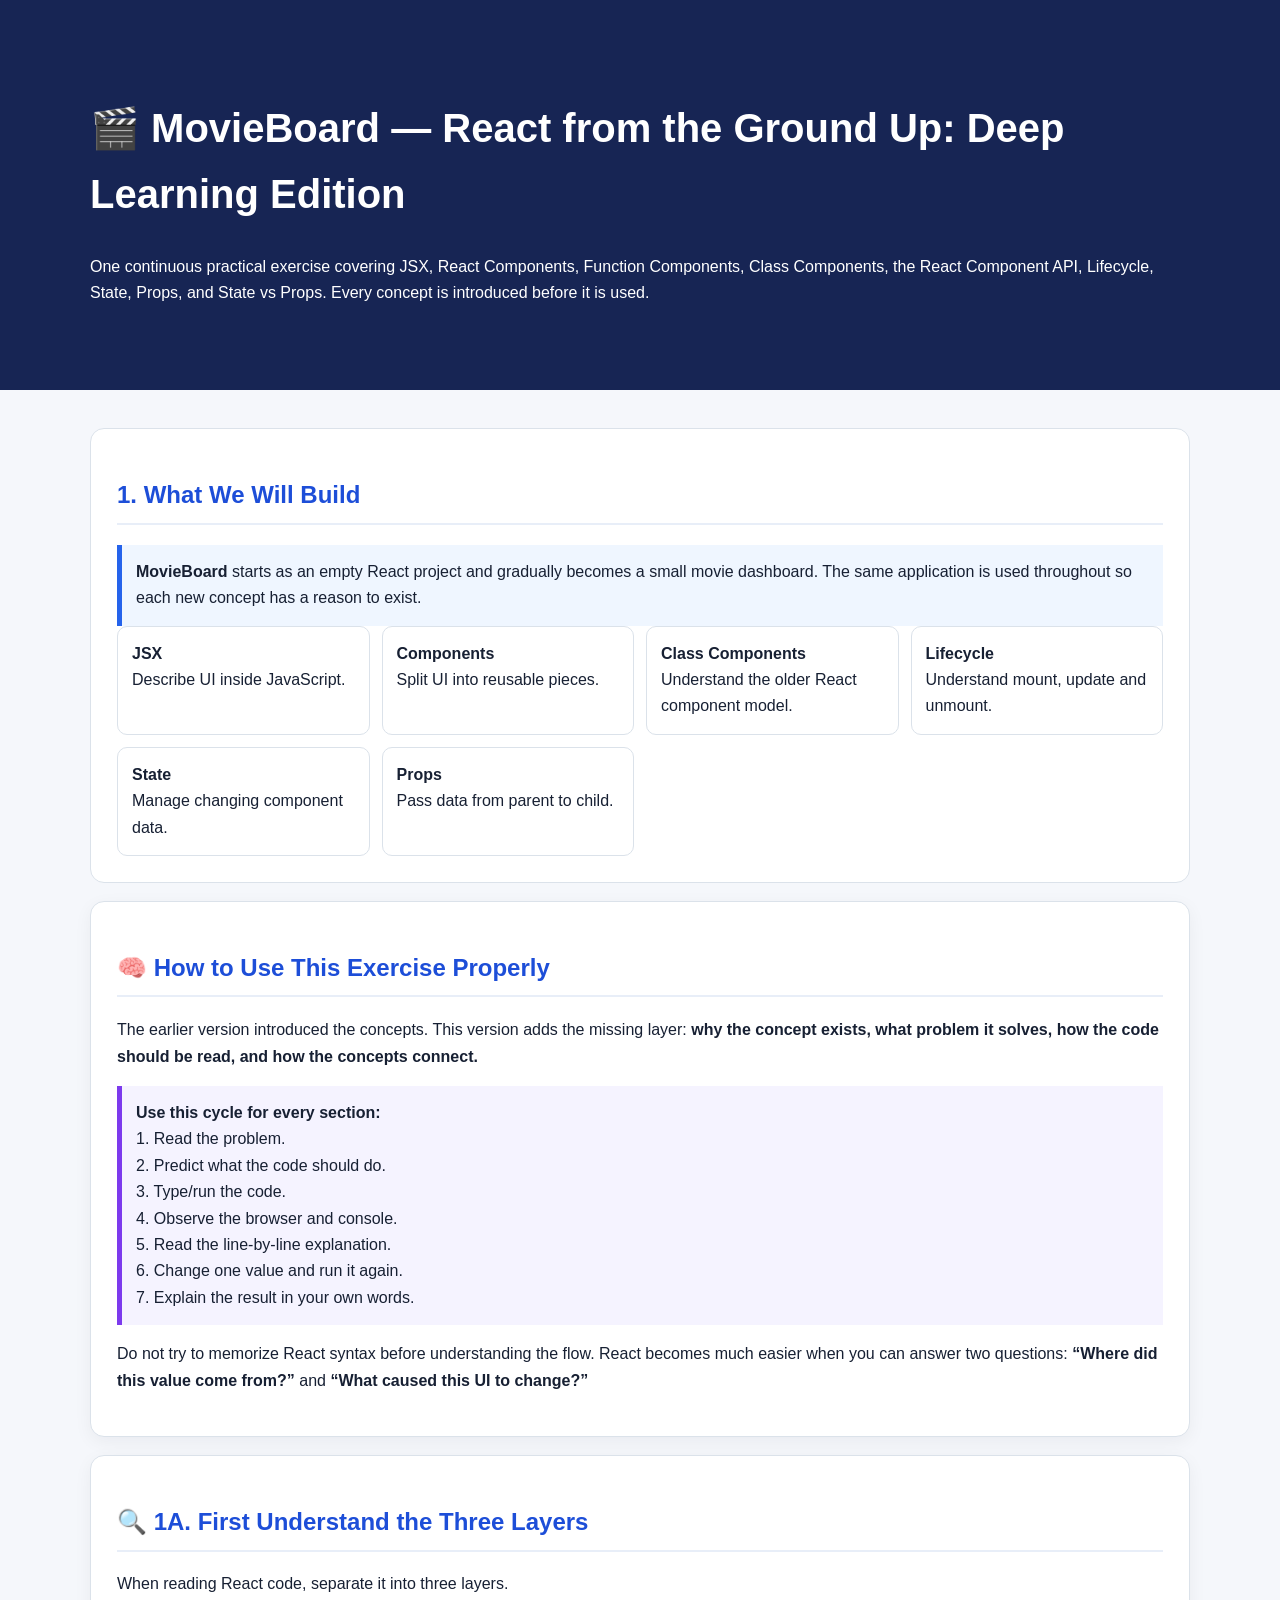
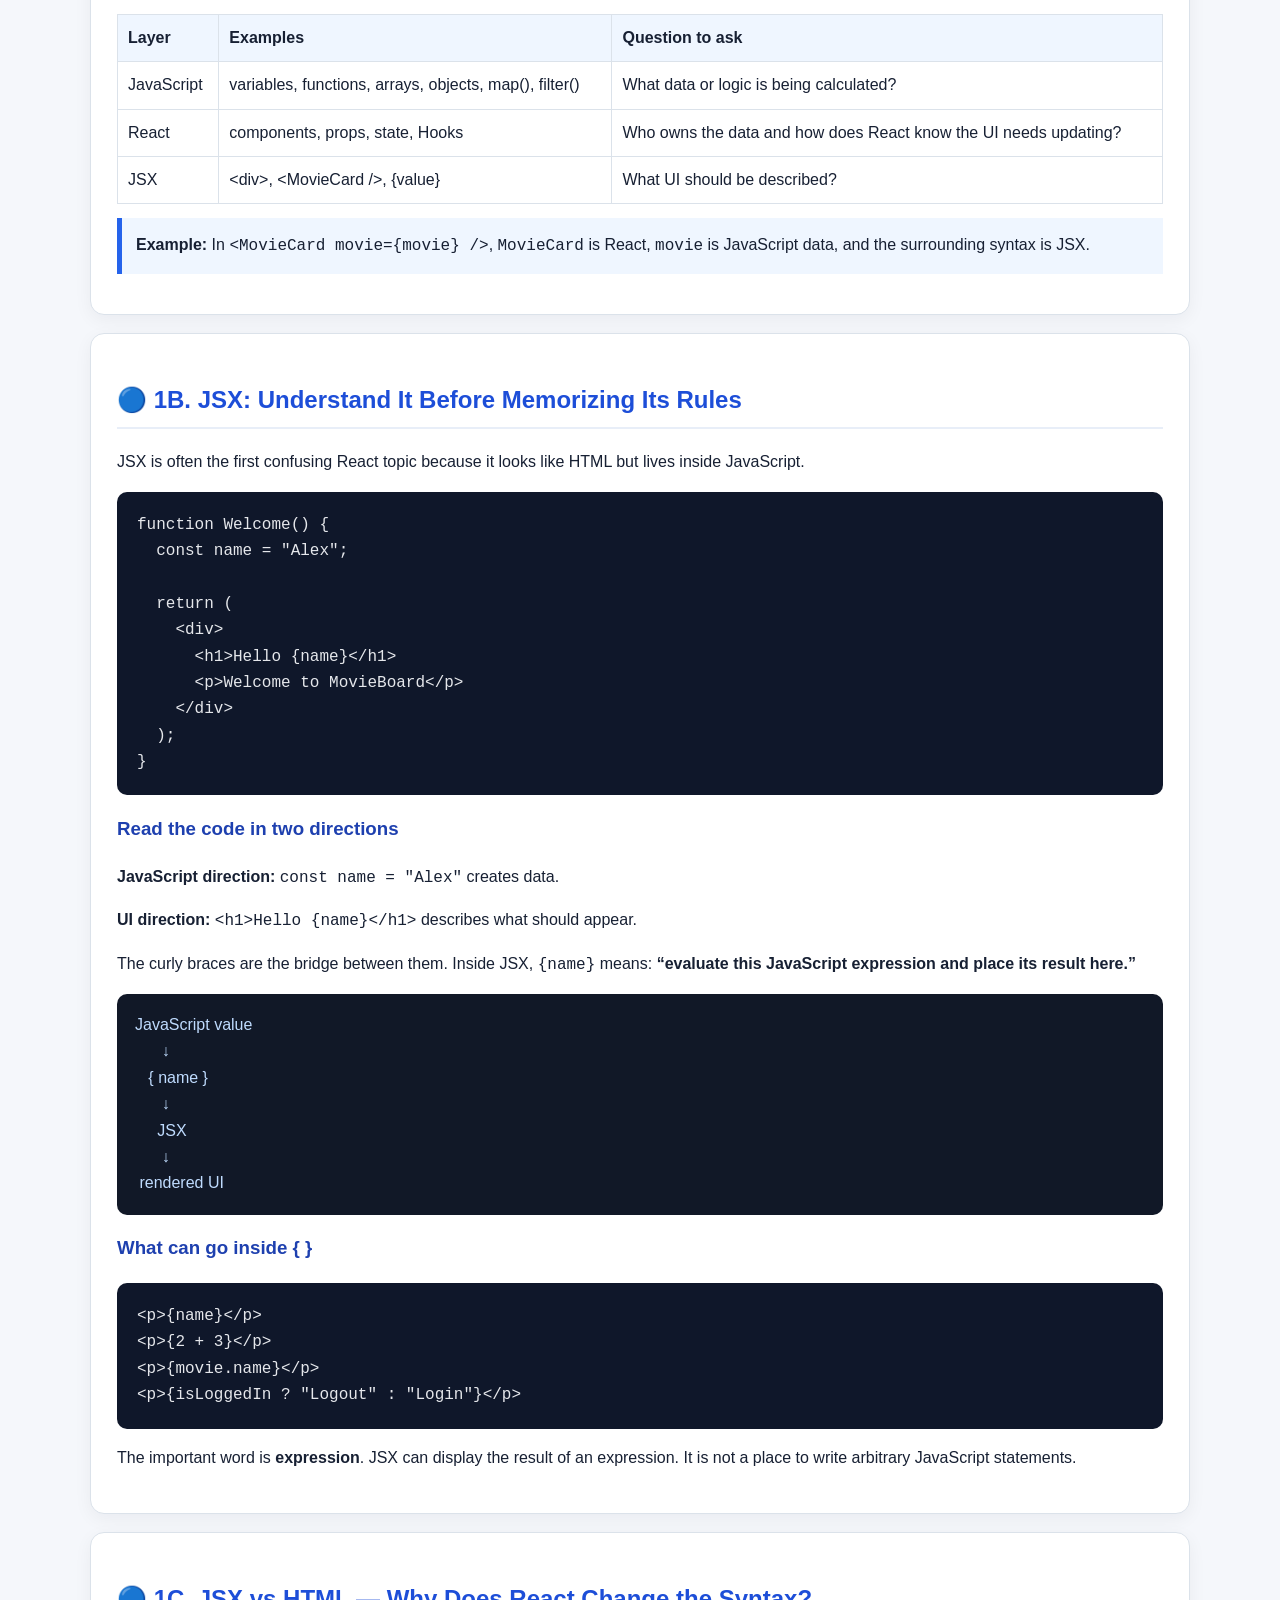
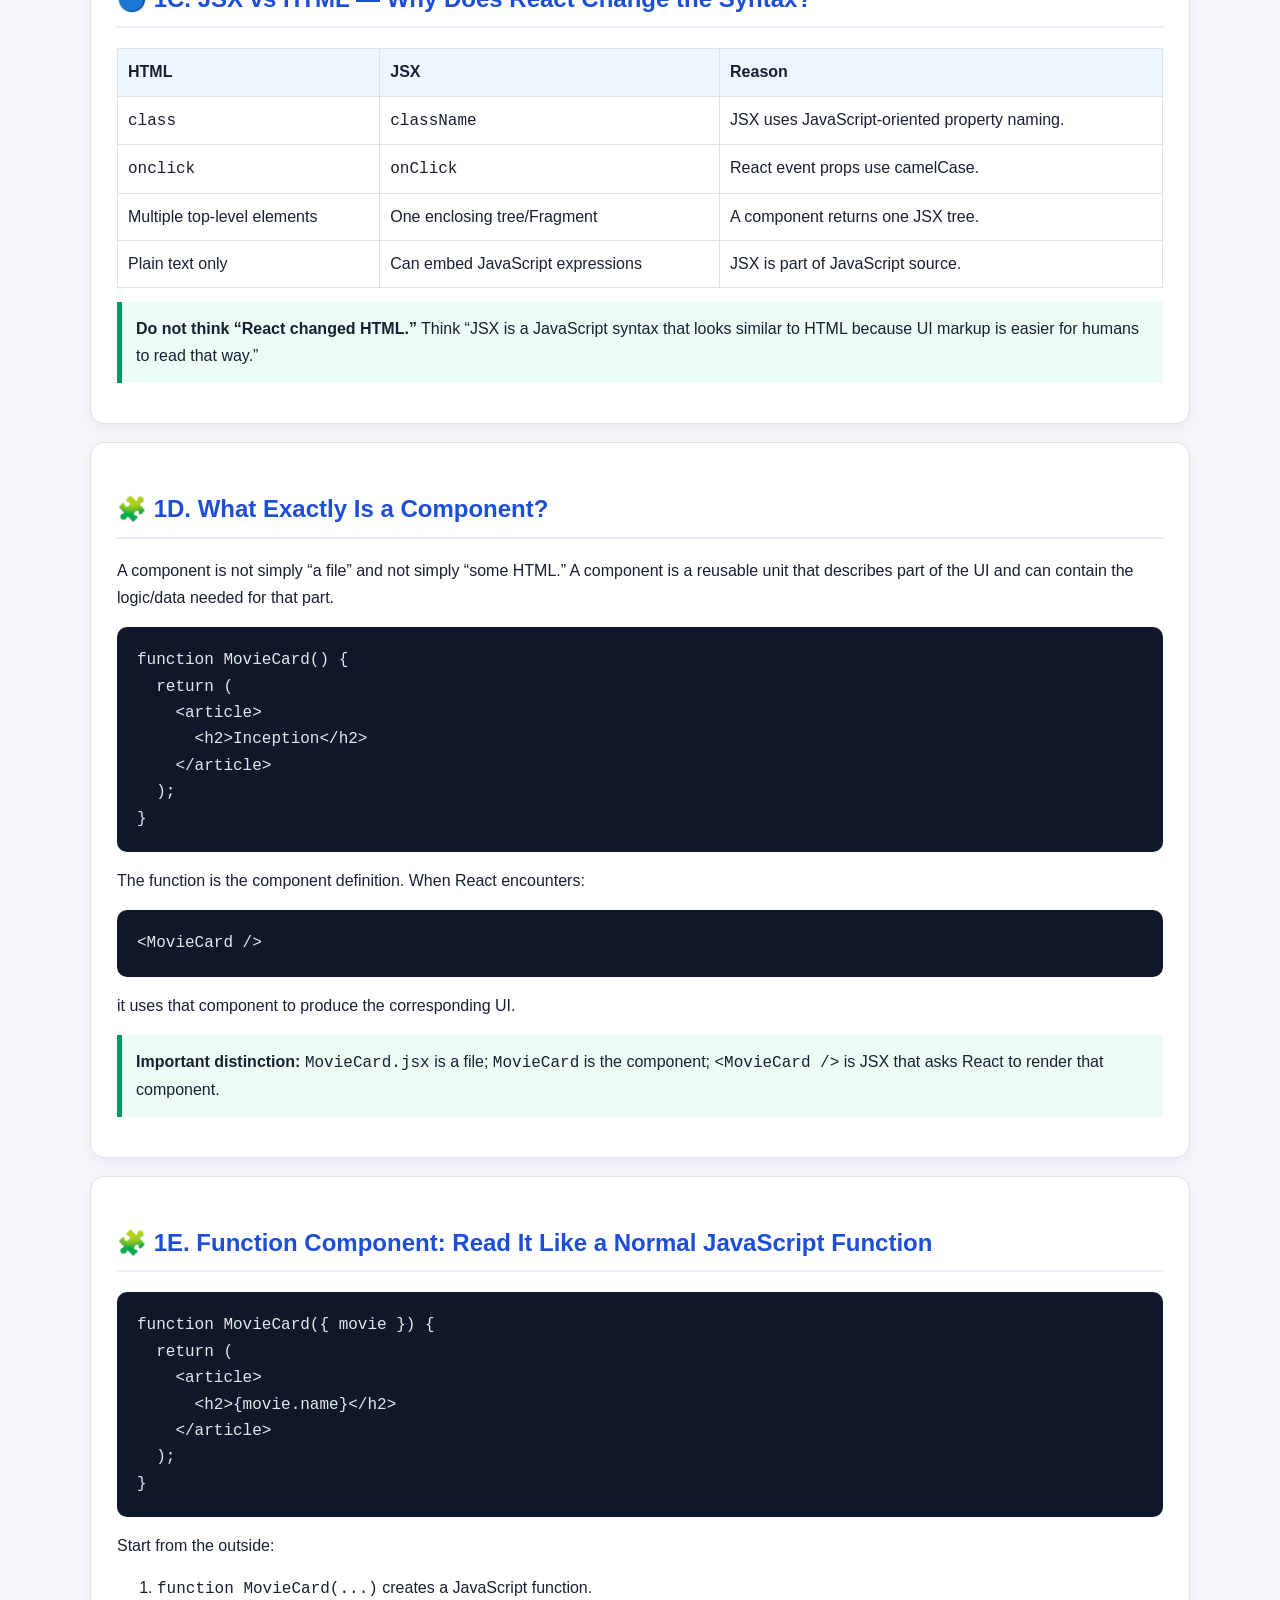
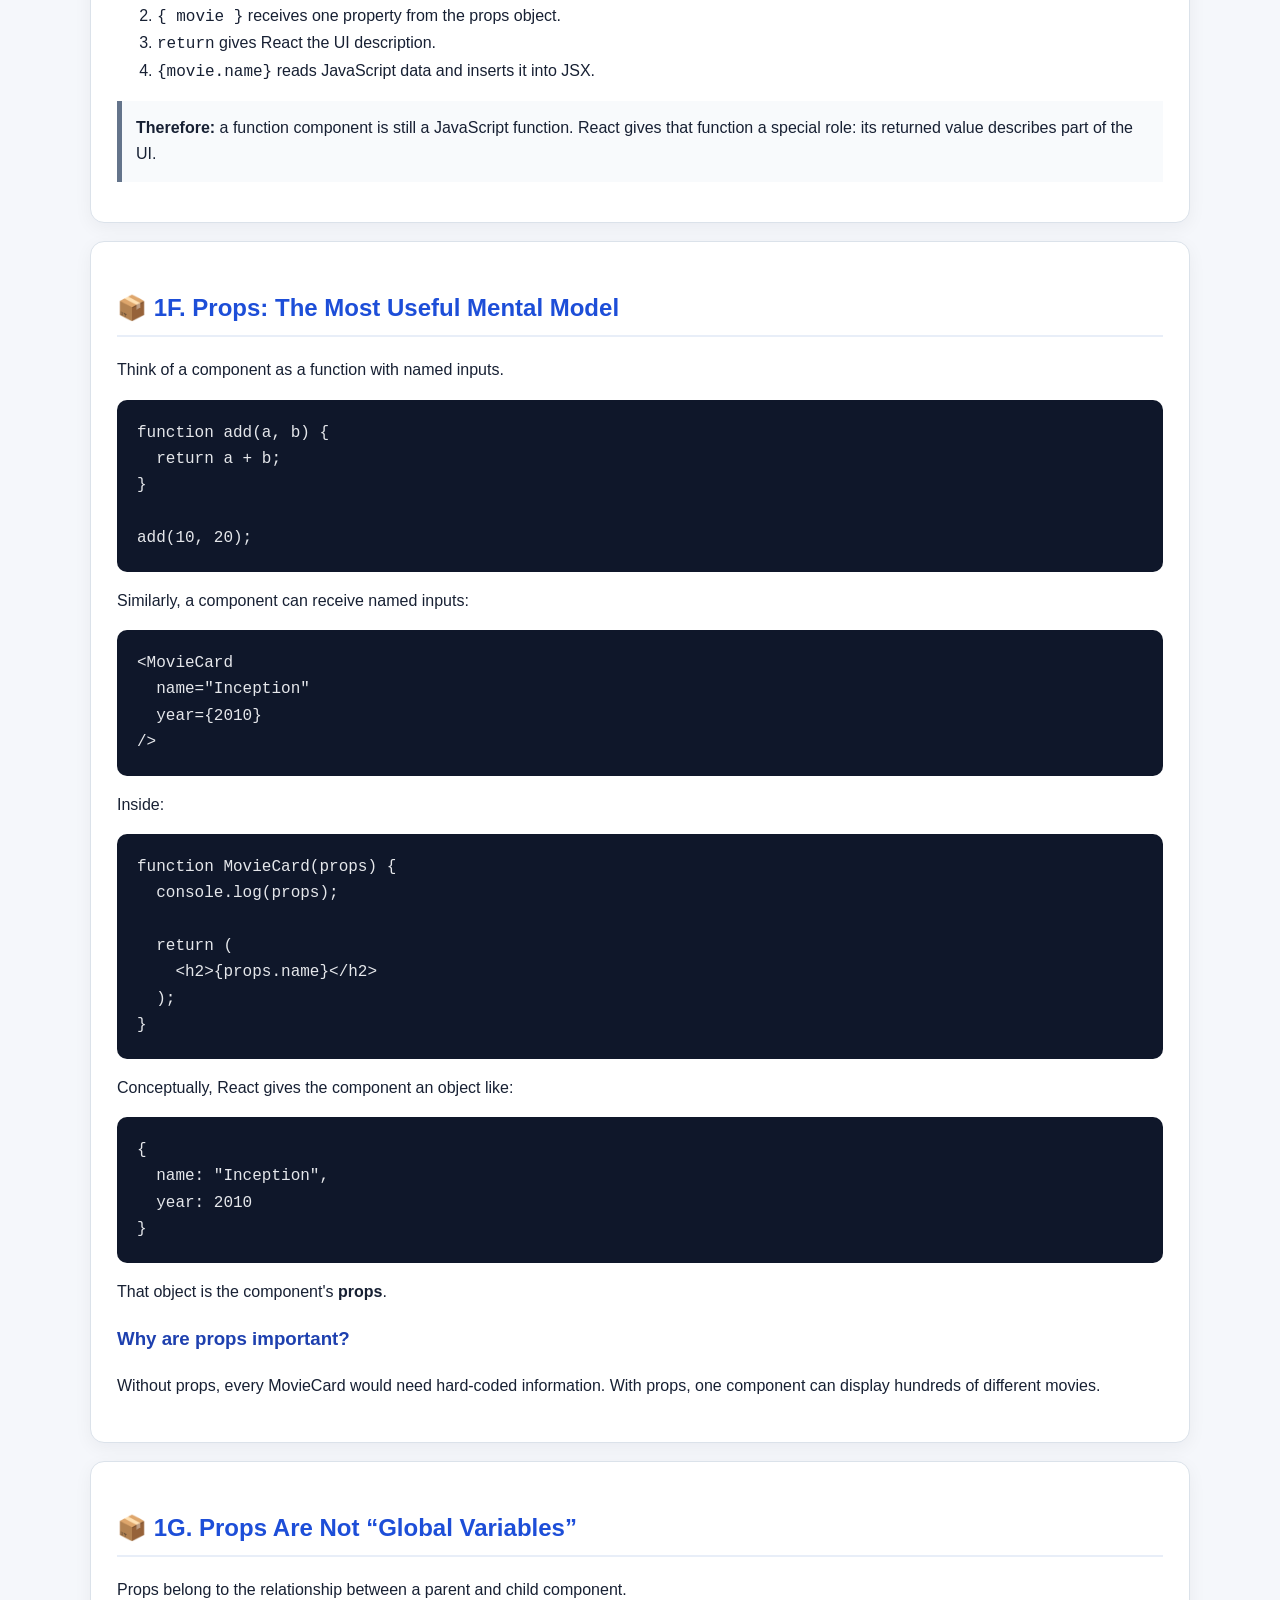
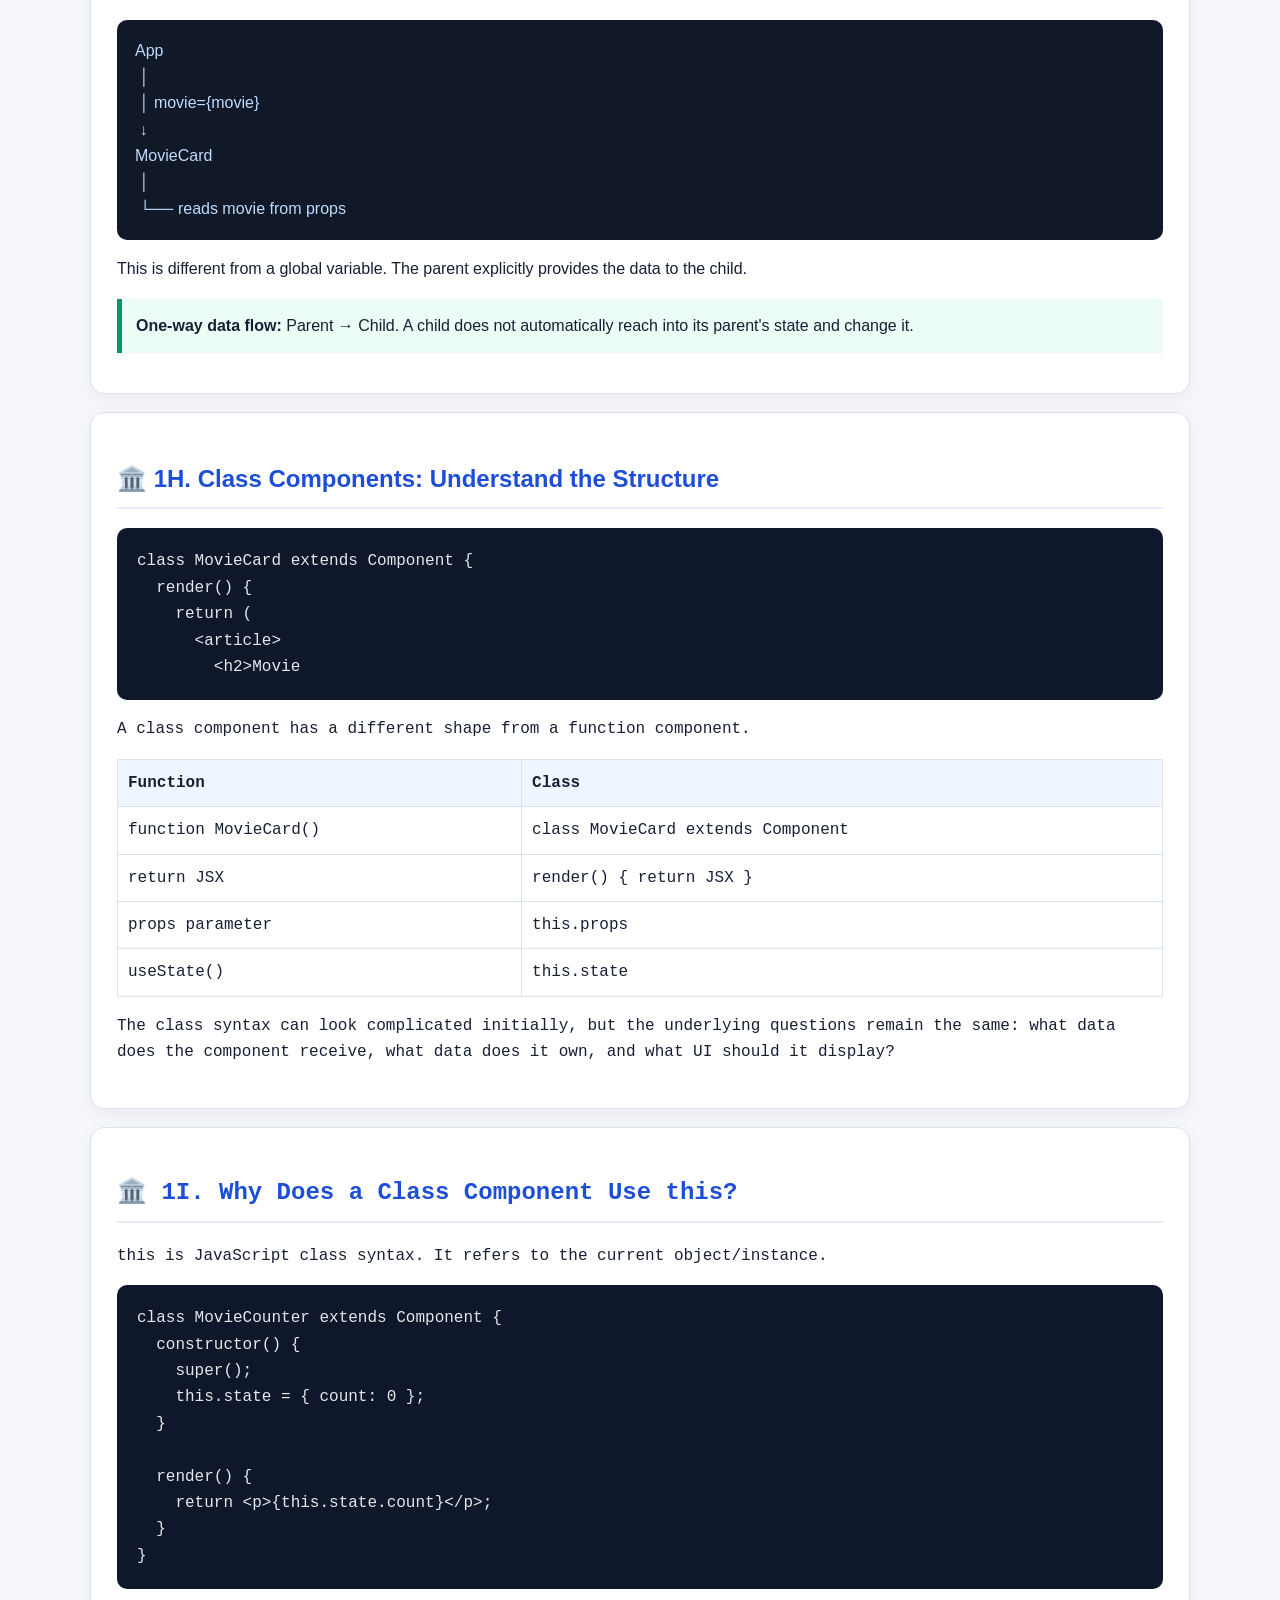
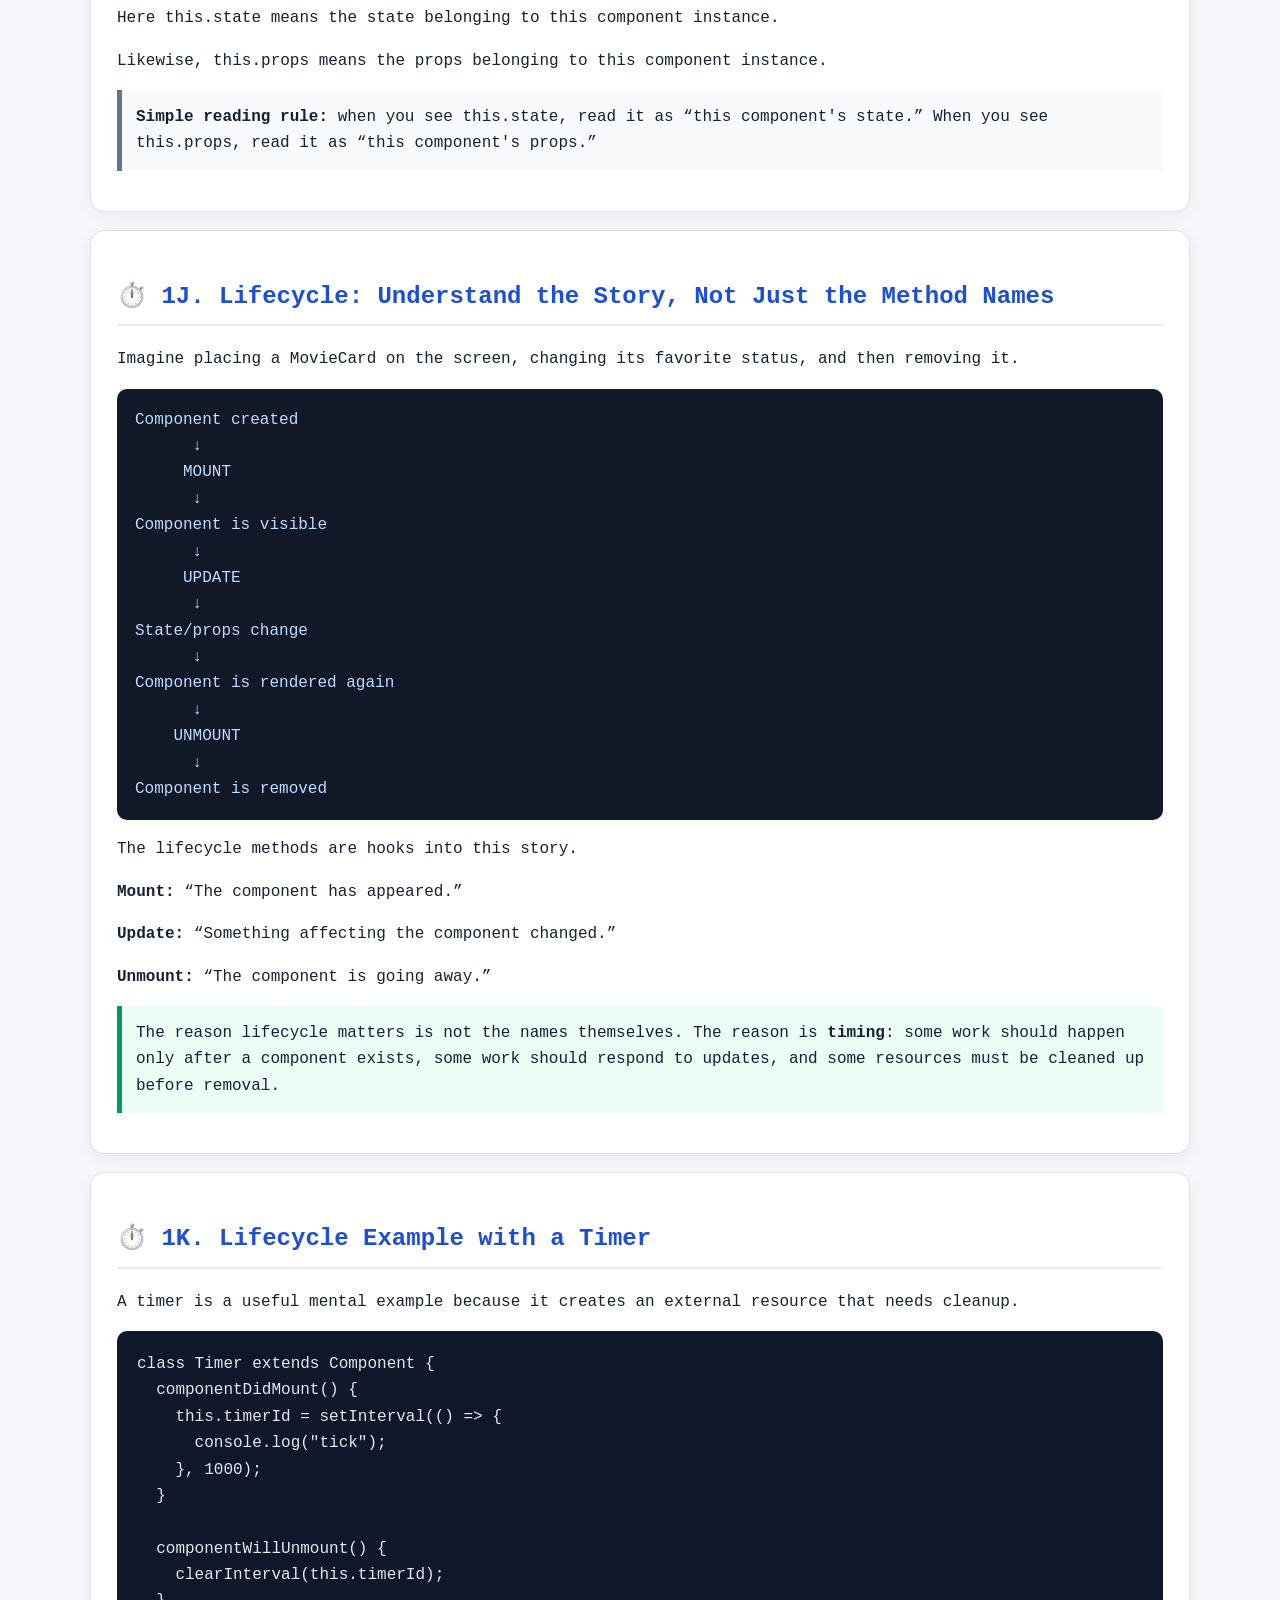
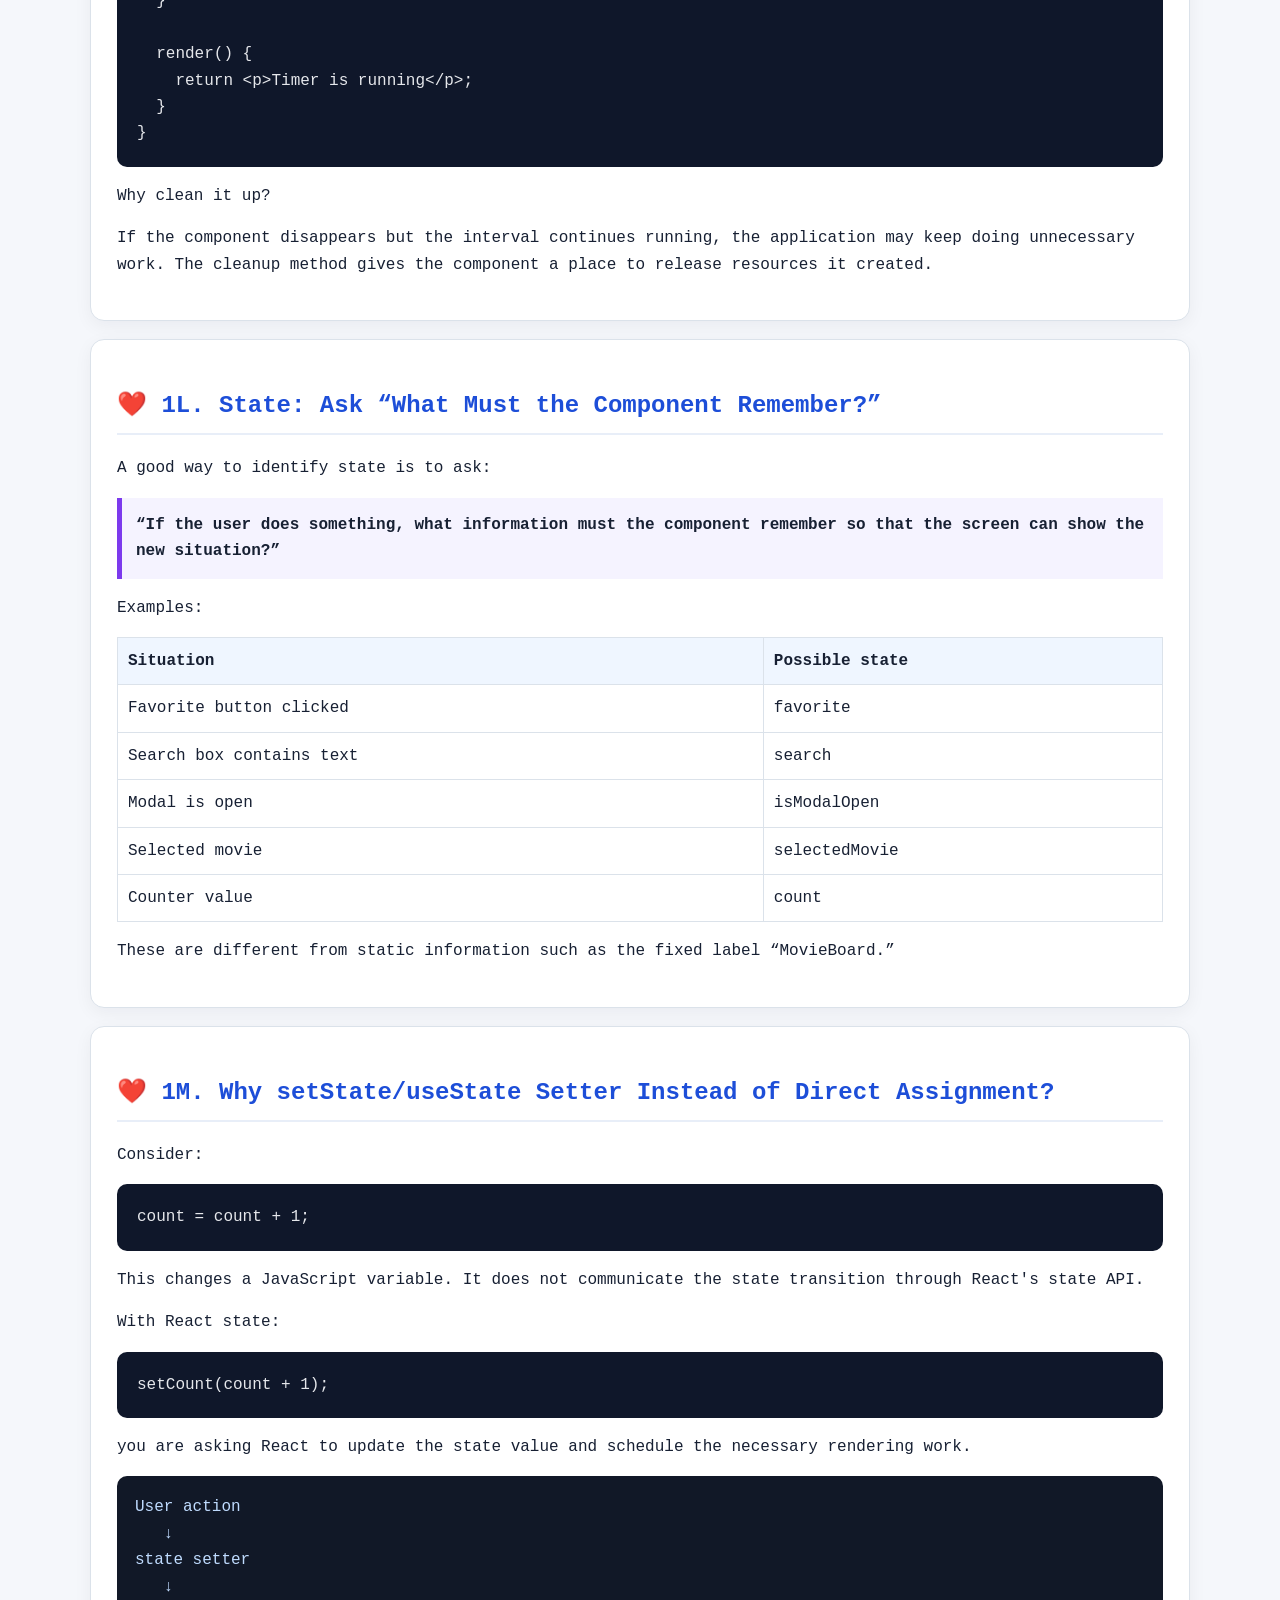
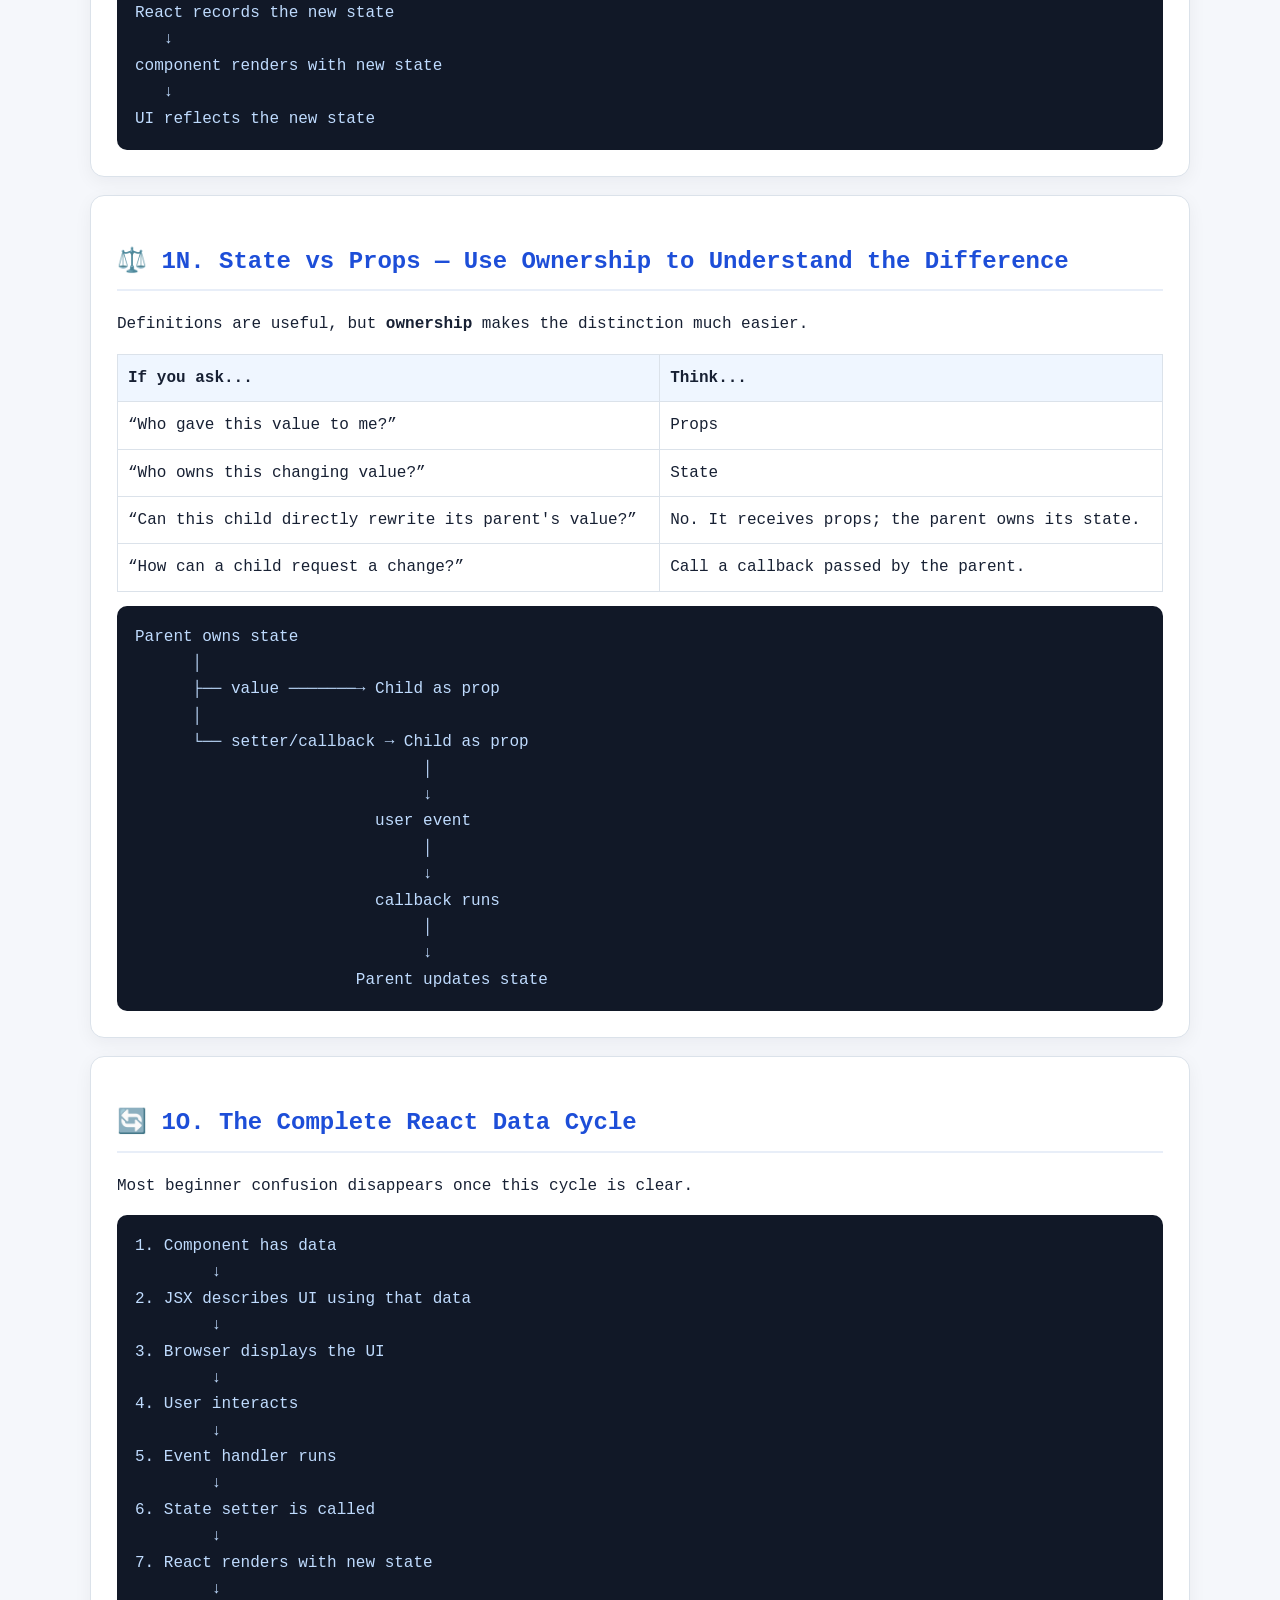
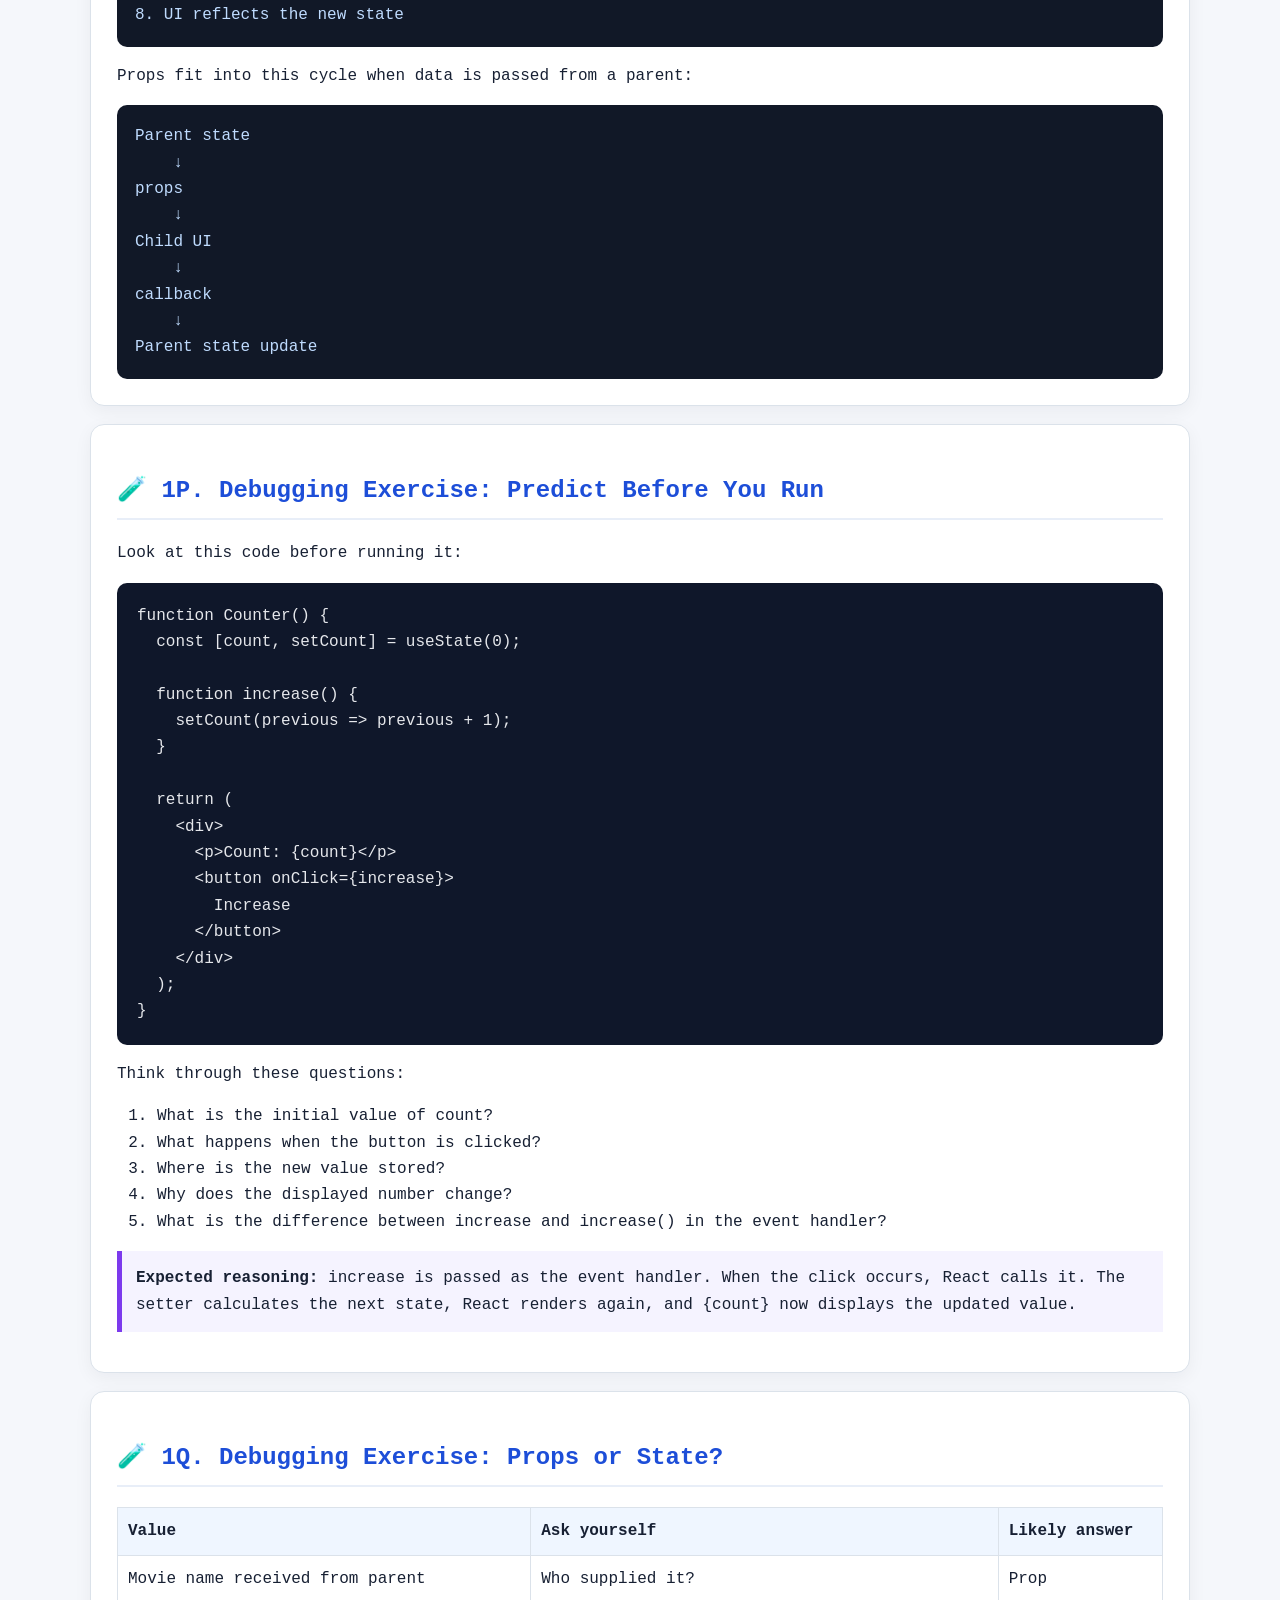
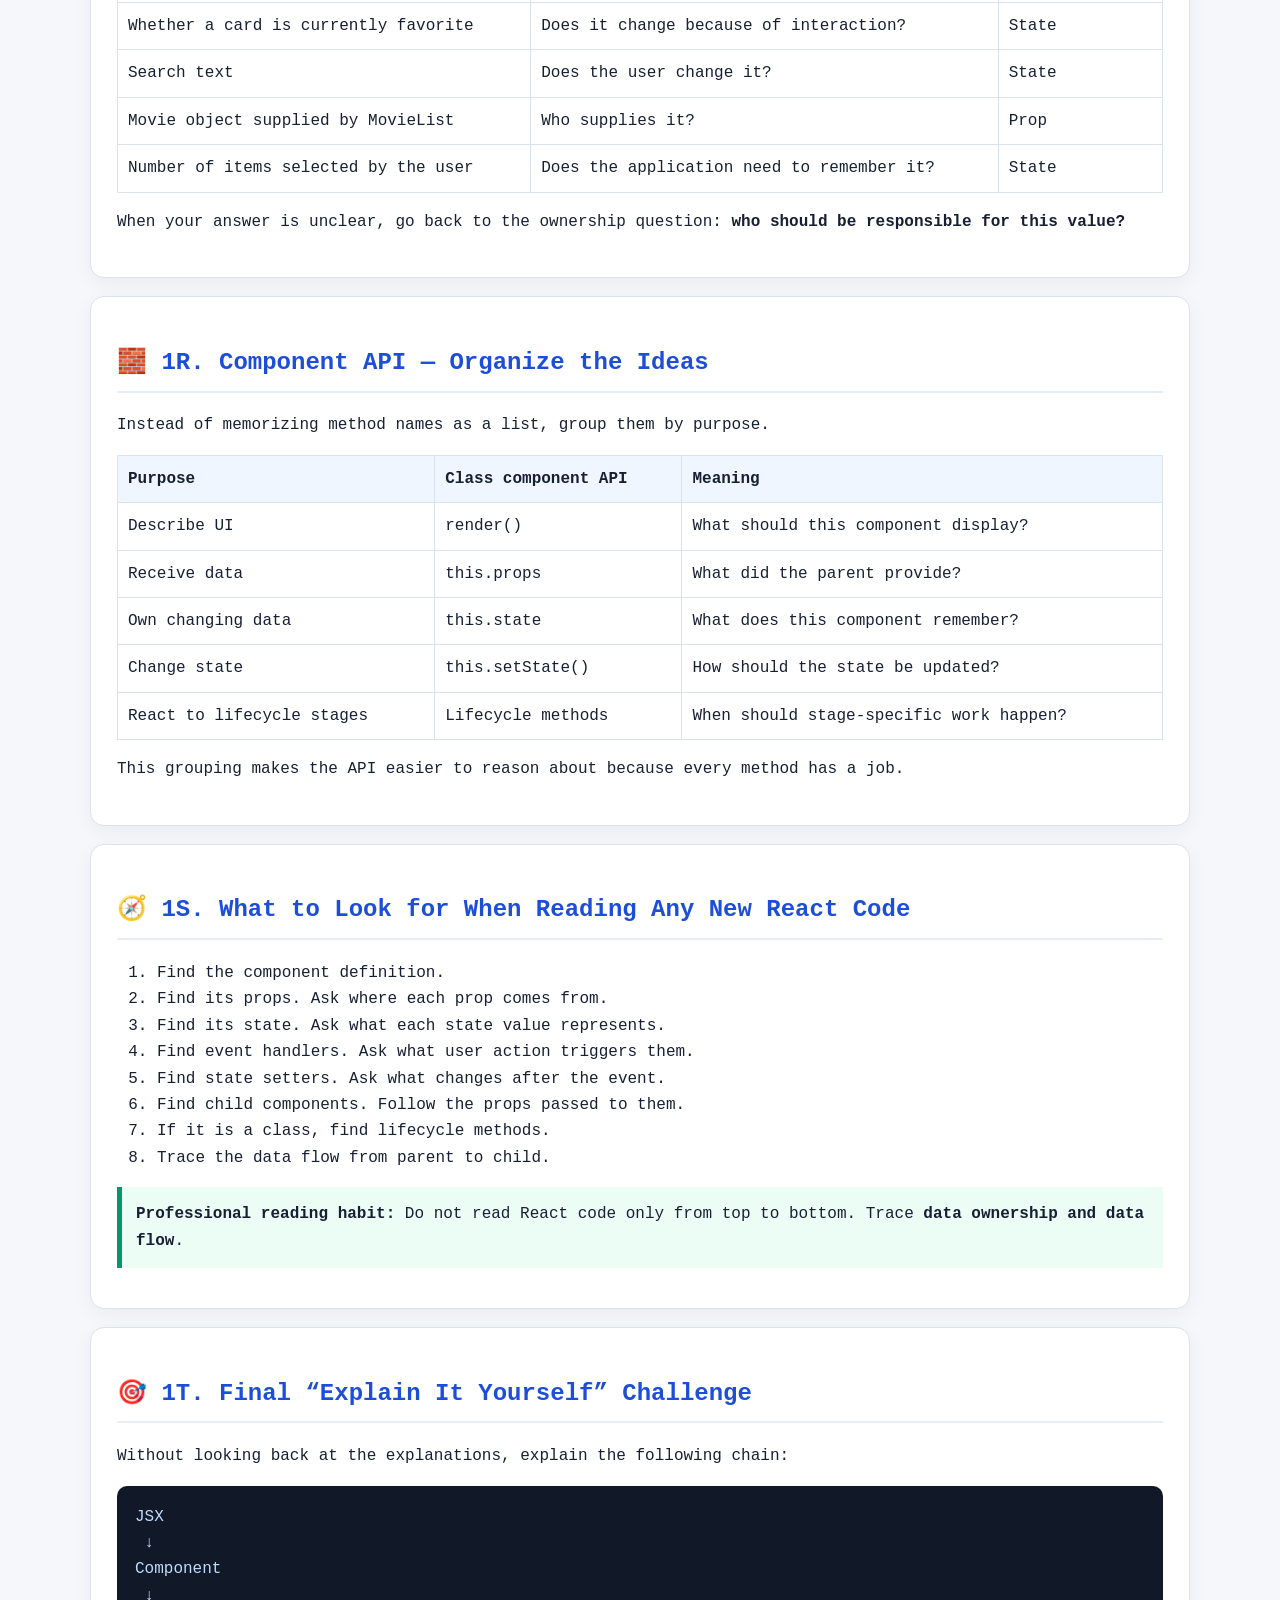
<file: exercise-4.html>
<!doctype html><html lang="en"><head><meta charset="utf-8"><meta name="viewport" content="width=device-width,initial-scale=1"><title>React MovieBoard — Deep JSX, Components, State & Props Exercise</title><style>body{margin:0;background:#f5f7fb;color:#172033;font:16px/1.65 Arial}header{background:#172554;color:#fff;padding:48px 20px}main{max-width:1100px;margin:auto;padding:20px}.box{background:#fff;border:1px solid #dbe2ea;border-radius:14px;padding:26px;margin:18px 0}h1{font-size:40px}h2{color:#1d4ed8;border-bottom:2px solid #e8eef8;padding-bottom:8px}h3{color:#1e40af}pre{position:relative;background:#0f172a;color:#e5e7eb;padding:20px;border-radius:10px;overflow:auto}code{font-family:Consolas,monospace}.copy{position:absolute;right:8px;top:8px;background:#334155;color:white;border:0;padding:7px;border-radius:5px}.note{padding:14px;background:#eff6ff;border-left:5px solid #2563eb}.why{padding:14px;background:#ecfdf5;border-left:5px solid #059669}.warn{padding:14px;background:#fff7ed;border-left:5px solid #d97706}.tree{background:#111827;color:#bfdbfe;padding:18px;border-radius:10px;white-space:pre;overflow:auto}table{width:100%;border-collapse:collapse}th,td{border:1px solid #dbe2ea;padding:9px;text-align:left;vertical-align:top}th{background:#eff6ff}.grid{display:grid;grid-template-columns:repeat(auto-fit,minmax(220px,1fr));gap:12px}.card{border:1px solid #dbe2ea;border-radius:10px;padding:14px}</style>
<style>
.learning-box{background:#fff;border:1px solid #dbe2ea;border-radius:14px;padding:26px;margin:18px 0;box-shadow:0 5px 18px rgba(15,23,42,.05)}
.learning-box h2{color:#1d4ed8;border-bottom:2px solid #e8eef8;padding-bottom:8px}
.learning-box h3{color:#1e40af}
.explain{background:#eff6ff;border-left:5px solid #2563eb;padding:14px;margin:14px 0}
.whydeep{background:#ecfdf5;border-left:5px solid #059669;padding:14px;margin:14px 0}
.warn2{background:#fff7ed;border-left:5px solid #d97706;padding:14px;margin:14px 0}
.step{background:#f5f3ff;border-left:5px solid #7c3aed;padding:14px;margin:14px 0}
.mini{background:#f8fafc;border-left:5px solid #64748b;padding:14px;margin:14px 0}
.flow{background:#111827;color:#bfdbfe;padding:18px;border-radius:10px;white-space:pre;overflow:auto}
.learning-box table{width:100%;border-collapse:collapse;margin:14px 0}
.learning-box th,.learning-box td{border:1px solid #dbe2ea;padding:10px;vertical-align:top;text-align:left}
.learning-box th{background:#eff6ff}
.learning-box .code-note{color:#475569}
</style>
<script>function cp(b){navigator.clipboard.writeText(b.parentElement.querySelector('code').innerText).then(()=>{let x=b.innerText;b.innerText='Copied!';setTimeout(()=>b.innerText=x,900)})}</script></head><body><header><main><h1>🎬 MovieBoard — React from the Ground Up: Deep Learning Edition</h1><p>One continuous practical exercise covering JSX, React Components, Function Components, Class Components, the React Component API, Lifecycle, State, Props, and State vs Props. Every concept is introduced before it is used.</p></main></header><main>
<section class="box"><h2>1. What We Will Build</h2><div class="note"><b>MovieBoard</b> starts as an empty React project and gradually becomes a small movie dashboard. The same application is used throughout so each new concept has a reason to exist.</div><div class="grid"><div class="card"><b>JSX</b><br>Describe UI inside JavaScript.</div><div class="card"><b>Components</b><br>Split UI into reusable pieces.</div><div class="card"><b>Class Components</b><br>Understand the older React component model.</div><div class="card"><b>Lifecycle</b><br>Understand mount, update and unmount.</div><div class="card"><b>State</b><br>Manage changing component data.</div><div class="card"><b>Props</b><br>Pass data from parent to child.</div></div></section>

<section class="learning-box">
<h2>🧠 How to Use This Exercise Properly</h2>
<p>The earlier version introduced the concepts. This version adds the missing layer: <strong>why the concept exists, what problem it solves, how the code should be read, and how the concepts connect.</strong></p>
<div class="step"><strong>Use this cycle for every section:</strong><br>
1. Read the problem.<br>
2. Predict what the code should do.<br>
3. Type/run the code.<br>
4. Observe the browser and console.<br>
5. Read the line-by-line explanation.<br>
6. Change one value and run it again.<br>
7. Explain the result in your own words.</div>
<p>Do not try to memorize React syntax before understanding the flow. React becomes much easier when you can answer two questions: <strong>“Where did this value come from?”</strong> and <strong>“What caused this UI to change?”</strong></p>
</section>

<section class="learning-box">
<h2>🔍 1A. First Understand the Three Layers</h2>
<p>When reading React code, separate it into three layers.</p>
<table>
<tr><th>Layer</th><th>Examples</th><th>Question to ask</th></tr>
<tr><td>JavaScript</td><td>variables, functions, arrays, objects, map(), filter()</td><td>What data or logic is being calculated?</td></tr>
<tr><td>React</td><td>components, props, state, Hooks</td><td>Who owns the data and how does React know the UI needs updating?</td></tr>
<tr><td>JSX</td><td>&lt;div&gt;, &lt;MovieCard /&gt;, {value}</td><td>What UI should be described?</td></tr>
</table>
<div class="explain"><strong>Example:</strong> In <code>&lt;MovieCard movie={movie} /&gt;</code>, <code>MovieCard</code> is React, <code>movie</code> is JavaScript data, and the surrounding syntax is JSX.</div>
</section>

<section class="learning-box">
<h2>🔵 1B. JSX: Understand It Before Memorizing Its Rules</h2>
<p>JSX is often the first confusing React topic because it looks like HTML but lives inside JavaScript.</p>
<pre><code>function Welcome() {
  const name = "Alex";

  return (
    &lt;div&gt;
      &lt;h1&gt;Hello {name}&lt;/h1&gt;
      &lt;p&gt;Welcome to MovieBoard&lt;/p&gt;
    &lt;/div&gt;
  );
}</code></pre>
<h3>Read the code in two directions</h3>
<p><strong>JavaScript direction:</strong> <code>const name = "Alex"</code> creates data.</p>
<p><strong>UI direction:</strong> <code>&lt;h1&gt;Hello {name}&lt;/h1&gt;</code> describes what should appear.</p>
<p>The curly braces are the bridge between them. Inside JSX, <code>{name}</code> means: <strong>“evaluate this JavaScript expression and place its result here.”</strong></p>
<div class="flow">JavaScript value
      ↓
   { name }
      ↓
     JSX
      ↓
 rendered UI</div>
<h3>What can go inside { }</h3>
<pre><code>&lt;p&gt;{name}&lt;/p&gt;
&lt;p&gt;{2 + 3}&lt;/p&gt;
&lt;p&gt;{movie.name}&lt;/p&gt;
&lt;p&gt;{isLoggedIn ? "Logout" : "Login"}&lt;/p&gt;</code></pre>
<p>The important word is <strong>expression</strong>. JSX can display the result of an expression. It is not a place to write arbitrary JavaScript statements.</p>
</section>

<section class="learning-box">
<h2>🔵 1C. JSX vs HTML — Why Does React Change the Syntax?</h2>
<table>
<tr><th>HTML</th><th>JSX</th><th>Reason</th></tr>
<tr><td><code>class</code></td><td><code>className</code></td><td>JSX uses JavaScript-oriented property naming.</td></tr>
<tr><td><code>onclick</code></td><td><code>onClick</code></td><td>React event props use camelCase.</td></tr>
<tr><td>Multiple top-level elements</td><td>One enclosing tree/Fragment</td><td>A component returns one JSX tree.</td></tr>
<tr><td>Plain text only</td><td>Can embed JavaScript expressions</td><td>JSX is part of JavaScript source.</td></tr>
</table>
<div class="whydeep"><strong>Do not think “React changed HTML.”</strong> Think “JSX is a JavaScript syntax that looks similar to HTML because UI markup is easier for humans to read that way.”</div>
</section>

<section class="learning-box">
<h2>🧩 1D. What Exactly Is a Component?</h2>
<p>A component is not simply “a file” and not simply “some HTML.” A component is a reusable unit that describes part of the UI and can contain the logic/data needed for that part.</p>
<pre><code>function MovieCard() {
  return (
    &lt;article&gt;
      &lt;h2&gt;Inception&lt;/h2&gt;
    &lt;/article&gt;
  );
}</code></pre>
<p>The function is the component definition. When React encounters:</p>
<pre><code>&lt;MovieCard /&gt;</code></pre>
<p>it uses that component to produce the corresponding UI.</p>
<div class="whydeep"><strong>Important distinction:</strong> <code>MovieCard.jsx</code> is a file; <code>MovieCard</code> is the component; <code>&lt;MovieCard /&gt;</code> is JSX that asks React to render that component.</div>
</section>

<section class="learning-box">
<h2>🧩 1E. Function Component: Read It Like a Normal JavaScript Function</h2>
<pre><code>function MovieCard({ movie }) {
  return (
    &lt;article&gt;
      &lt;h2&gt;{movie.name}&lt;/h2&gt;
    &lt;/article&gt;
  );
}</code></pre>
<p>Start from the outside:</p>
<ol>
<li><code>function MovieCard(...)</code> creates a JavaScript function.</li>
<li><code>{ movie }</code> receives one property from the props object.</li>
<li><code>return</code> gives React the UI description.</li>
<li><code>{movie.name}</code> reads JavaScript data and inserts it into JSX.</li>
</ol>
<div class="mini"><strong>Therefore:</strong> a function component is still a JavaScript function. React gives that function a special role: its returned value describes part of the UI.</div>
</section>

<section class="learning-box">
<h2>📦 1F. Props: The Most Useful Mental Model</h2>
<p>Think of a component as a function with named inputs.</p>
<pre><code>function add(a, b) {
  return a + b;
}

add(10, 20);</code></pre>
<p>Similarly, a component can receive named inputs:</p>
<pre><code>&lt;MovieCard
  name="Inception"
  year={2010}
/&gt;</code></pre>
<p>Inside:</p>
<pre><code>function MovieCard(props) {
  console.log(props);

  return (
    &lt;h2&gt;{props.name}&lt;/h2&gt;
  );
}</code></pre>
<p>Conceptually, React gives the component an object like:</p>
<pre><code>{
  name: "Inception",
  year: 2010
}</code></pre>
<p>That object is the component's <strong>props</strong>.</p>
<h3>Why are props important?</h3>
<p>Without props, every MovieCard would need hard-coded information. With props, one component can display hundreds of different movies.</p>
</section>

<section class="learning-box">
<h2>📦 1G. Props Are Not “Global Variables”</h2>
<p>Props belong to the relationship between a parent and child component.</p>
<div class="flow">App
 │
 │ movie={movie}
 ↓
MovieCard
 │
 └── reads movie from props</div>
<p>This is different from a global variable. The parent explicitly provides the data to the child.</p>
<div class="whydeep"><strong>One-way data flow:</strong> Parent → Child. A child does not automatically reach into its parent's state and change it.</div>
</section>

<section class="learning-box">
<h2>🏛️ 1H. Class Components: Understand the Structure</h2>
<pre><code>class MovieCard extends Component {
  render() {
    return (
      &lt;article&gt;
        &lt;h2&gt;Movie</h2&gt;
      &lt;/article&gt;
    );
  }
}</code></pre>
<p>A class component has a different shape from a function component.</p>
<table>
<tr><th>Function</th><th>Class</th></tr>
<tr><td><code>function MovieCard()</code></td><td><code>class MovieCard extends Component</code></td></tr>
<tr><td><code>return JSX</code></td><td><code>render() { return JSX }</code></td></tr>
<tr><td>props parameter</td><td><code>this.props</code></td></tr>
<tr><td><code>useState()</code></td><td><code>this.state</code></td></tr>
</table>
<p>The class syntax can look complicated initially, but the underlying questions remain the same: what data does the component receive, what data does it own, and what UI should it display?</p>
</section>

<section class="learning-box">
<h2>🏛️ 1I. Why Does a Class Component Use this?</h2>
<p><code>this</code> is JavaScript class syntax. It refers to the current object/instance.</p>
<pre><code>class MovieCounter extends Component {
  constructor() {
    super();
    this.state = { count: 0 };
  }

  render() {
    return &lt;p&gt;{this.state.count}&lt;/p&gt;;
  }
}</code></pre>
<p>Here <code>this.state</code> means the <code>state</code> belonging to this component instance.</p>
<p>Likewise, <code>this.props</code> means the props belonging to this component instance.</p>
<div class="mini"><strong>Simple reading rule:</strong> when you see <code>this.state</code>, read it as “this component's state.” When you see <code>this.props</code>, read it as “this component's props.”</div>
</section>

<section class="learning-box">
<h2>⏱️ 1J. Lifecycle: Understand the Story, Not Just the Method Names</h2>
<p>Imagine placing a MovieCard on the screen, changing its favorite status, and then removing it.</p>
<div class="flow">Component created
      ↓
     MOUNT
      ↓
Component is visible
      ↓
     UPDATE
      ↓
State/props change
      ↓
Component is rendered again
      ↓
    UNMOUNT
      ↓
Component is removed</div>
<p>The lifecycle methods are hooks into this story.</p>
<p><strong>Mount:</strong> “The component has appeared.”</p>
<p><strong>Update:</strong> “Something affecting the component changed.”</p>
<p><strong>Unmount:</strong> “The component is going away.”</p>
<div class="whydeep">The reason lifecycle matters is not the names themselves. The reason is <strong>timing</strong>: some work should happen only after a component exists, some work should respond to updates, and some resources must be cleaned up before removal.</div>
</section>

<section class="learning-box">
<h2>⏱️ 1K. Lifecycle Example with a Timer</h2>
<p>A timer is a useful mental example because it creates an external resource that needs cleanup.</p>
<pre><code>class Timer extends Component {
  componentDidMount() {
    this.timerId = setInterval(() =&gt; {
      console.log("tick");
    }, 1000);
  }

  componentWillUnmount() {
    clearInterval(this.timerId);
  }

  render() {
    return &lt;p&gt;Timer is running&lt;/p&gt;;
  }
}</code></pre>
<p>Why clean it up?</p>
<p>If the component disappears but the interval continues running, the application may keep doing unnecessary work. The cleanup method gives the component a place to release resources it created.</p>
</section>

<section class="learning-box">
<h2>❤️ 1L. State: Ask “What Must the Component Remember?”</h2>
<p>A good way to identify state is to ask:</p>
<div class="step"><strong>“If the user does something, what information must the component remember so that the screen can show the new situation?”</strong></div>
<p>Examples:</p>
<table>
<tr><th>Situation</th><th>Possible state</th></tr>
<tr><td>Favorite button clicked</td><td><code>favorite</code></td></tr>
<tr><td>Search box contains text</td><td><code>search</code></td></tr>
<tr><td>Modal is open</td><td><code>isModalOpen</code></td></tr>
<tr><td>Selected movie</td><td><code>selectedMovie</code></td></tr>
<tr><td>Counter value</td><td><code>count</code></td></tr>
</table>
<p>These are different from static information such as the fixed label “MovieBoard.”</p>
</section>

<section class="learning-box">
<h2>❤️ 1M. Why setState/useState Setter Instead of Direct Assignment?</h2>
<p>Consider:</p>
<pre><code>count = count + 1;</code></pre>
<p>This changes a JavaScript variable. It does not communicate the state transition through React's state API.</p>
<p>With React state:</p>
<pre><code>setCount(count + 1);</code></pre>
<p>you are asking React to update the state value and schedule the necessary rendering work.</p>
<div class="flow">User action
   ↓
state setter
   ↓
React records the new state
   ↓
component renders with new state
   ↓
UI reflects the new state</div>
</section>

<section class="learning-box">
<h2>⚖️ 1N. State vs Props — Use Ownership to Understand the Difference</h2>
<p>Definitions are useful, but <strong>ownership</strong> makes the distinction much easier.</p>
<table>
<tr><th>If you ask...</th><th>Think...</th></tr>
<tr><td>“Who gave this value to me?”</td><td>Props</td></tr>
<tr><td>“Who owns this changing value?”</td><td>State</td></tr>
<tr><td>“Can this child directly rewrite its parent's value?”</td><td>No. It receives props; the parent owns its state.</td></tr>
<tr><td>“How can a child request a change?”</td><td>Call a callback passed by the parent.</td></tr>
</table>
<div class="flow">Parent owns state
      │
      ├── value ───────→ Child as prop
      │
      └── setter/callback → Child as prop
                              │
                              ↓
                         user event
                              │
                              ↓
                         callback runs
                              │
                              ↓
                       Parent updates state</div>
</section>

<section class="learning-box">
<h2>🔄 1O. The Complete React Data Cycle</h2>
<p>Most beginner confusion disappears once this cycle is clear.</p>
<div class="flow">1. Component has data
        ↓
2. JSX describes UI using that data
        ↓
3. Browser displays the UI
        ↓
4. User interacts
        ↓
5. Event handler runs
        ↓
6. State setter is called
        ↓
7. React renders with new state
        ↓
8. UI reflects the new state</div>
<p>Props fit into this cycle when data is passed from a parent:</p>
<div class="flow">Parent state
    ↓
props
    ↓
Child UI
    ↓
callback
    ↓
Parent state update</div>
</section>

<section class="learning-box">
<h2>🧪 1P. Debugging Exercise: Predict Before You Run</h2>
<p>Look at this code before running it:</p>
<pre><code>function Counter() {
  const [count, setCount] = useState(0);

  function increase() {
    setCount(previous =&gt; previous + 1);
  }

  return (
    &lt;div&gt;
      &lt;p&gt;Count: {count}&lt;/p&gt;
      &lt;button onClick={increase}&gt;
        Increase
      &lt;/button&gt;
    &lt;/div&gt;
  );
}</code></pre>
<p>Think through these questions:</p>
<ol>
<li>What is the initial value of <code>count</code>?</li>
<li>What happens when the button is clicked?</li>
<li>Where is the new value stored?</li>
<li>Why does the displayed number change?</li>
<li>What is the difference between <code>increase</code> and <code>increase()</code> in the event handler?</li>
</ol>
<div class="step"><strong>Expected reasoning:</strong> <code>increase</code> is passed as the event handler. When the click occurs, React calls it. The setter calculates the next state, React renders again, and <code>{count}</code> now displays the updated value.</div>
</section>

<section class="learning-box">
<h2>🧪 1Q. Debugging Exercise: Props or State?</h2>
<table>
<tr><th>Value</th><th>Ask yourself</th><th>Likely answer</th></tr>
<tr><td>Movie name received from parent</td><td>Who supplied it?</td><td>Prop</td></tr>
<tr><td>Whether a card is currently favorite</td><td>Does it change because of interaction?</td><td>State</td></tr>
<tr><td>Search text</td><td>Does the user change it?</td><td>State</td></tr>
<tr><td>Movie object supplied by MovieList</td><td>Who supplies it?</td><td>Prop</td></tr>
<tr><td>Number of items selected by the user</td><td>Does the application need to remember it?</td><td>State</td></tr>
</table>
<p>When your answer is unclear, go back to the ownership question: <strong>who should be responsible for this value?</strong></p>
</section>

<section class="learning-box">
<h2>🧱 1R. Component API — Organize the Ideas</h2>
<p>Instead of memorizing method names as a list, group them by purpose.</p>
<table>
<tr><th>Purpose</th><th>Class component API</th><th>Meaning</th></tr>
<tr><td>Describe UI</td><td><code>render()</code></td><td>What should this component display?</td></tr>
<tr><td>Receive data</td><td><code>this.props</code></td><td>What did the parent provide?</td></tr>
<tr><td>Own changing data</td><td><code>this.state</code></td><td>What does this component remember?</td></tr>
<tr><td>Change state</td><td><code>this.setState()</code></td><td>How should the state be updated?</td></tr>
<tr><td>React to lifecycle stages</td><td>Lifecycle methods</td><td>When should stage-specific work happen?</td></tr>
</table>
<p>This grouping makes the API easier to reason about because every method has a job.</p>
</section>

<section class="learning-box">
<h2>🧭 1S. What to Look for When Reading Any New React Code</h2>
<ol>
<li>Find the component definition.</li>
<li>Find its props. Ask where each prop comes from.</li>
<li>Find its state. Ask what each state value represents.</li>
<li>Find event handlers. Ask what user action triggers them.</li>
<li>Find state setters. Ask what changes after the event.</li>
<li>Find child components. Follow the props passed to them.</li>
<li>If it is a class, find lifecycle methods.</li>
<li>Trace the data flow from parent to child.</li>
</ol>
<div class="whydeep"><strong>Professional reading habit:</strong> Do not read React code only from top to bottom. Trace <strong>data ownership and data flow</strong>.</div>
</section>

<section class="learning-box">
<h2>🎯 1T. Final “Explain It Yourself” Challenge</h2>
<p>Without looking back at the explanations, explain the following chain:</p>
<div class="flow">JSX
 ↓
Component
 ↓
Props
 ↓
State
 ↓
Event
 ↓
State update
 ↓
Re-render
 ↓
Updated UI</div>
<p>Then explain this second chain:</p>
<div class="flow">Parent owns state
 ↓
Parent passes value as props
 ↓
Child displays the value
 ↓
Child triggers callback
 ↓
Parent updates state
 ↓
New props flow downward</div>
<div class="mini"><strong>If you can explain these two flows clearly, you have moved beyond memorizing React syntax and started understanding the React programming model.</strong></div>
</section>

<section class="box"><h2>2. What Is React?</h2><p>React is a JavaScript library for building user interfaces with reusable components.</p><table><tr><th>Tool</th><th>Why it is used</th></tr><tr><td>React</td><td>Defines components and UI behavior.</td></tr><tr><td>React DOM</td><td>Connects React to the browser DOM.</td></tr><tr><td>Vite</td><td>Development server and build tooling.</td></tr><tr><td>JavaScript</td><td>Programming language used by the application.</td></tr></table><div class="why"><b>Important:</b> Vite is not React. React is the UI library; Vite is the tool that helps develop and build the project.</div></section>
<section class="box"><h2>3. Create the Project</h2><pre><button class="copy" onclick="cp(this)">Copy</button><code>node -v
npm -v
npm create vite@latest movieboard -- --template react
cd movieboard
npm install
npm run dev</code></pre><p><b>Node.js</b> runs JavaScript tooling. <b>npm</b> installs packages. <b>Vite</b> starts the development environment.</p><pre><button class="copy" onclick="cp(this)">Copy</button><code>movieboard/
├── src/
│   ├── App.jsx
│   ├── main.jsx
│   ├── App.css
│   └── index.css
├── index.html
├── package.json
└── vite.config.js</code></pre></section>
<section class="box"><h2>4. Understand main.jsx</h2><pre><button class="copy" onclick="cp(this)">Copy</button><code>import { StrictMode } from "react";
import { createRoot } from "react-dom/client";
import App from "./App.jsx";
import "./index.css";

createRoot(document.getElementById("root")).render(
  &lt;StrictMode&gt;
    &lt;App /&gt;
  &lt;/StrictMode&gt;
);</code></pre><table><tr><th>Part</th><th>Meaning</th></tr><tr><td><code>StrictMode</code></td><td>Development helper that can reveal potential problems.</td></tr><tr><td><code>createRoot()</code></td><td>Creates the React root connected to the browser DOM.</td></tr><tr><td><code>document.getElementById("root")</code></td><td>Finds the HTML element where React starts.</td></tr><tr><td><code>&lt;App /&gt;</code></td><td>Uses the App component.</td></tr></table></section>
<section class="box"><h2>5. JSX</h2><p>JSX is syntax that lets us write markup-like UI inside JavaScript. It is transformed by the React toolchain.</p><pre><button class="copy" onclick="cp(this)">Copy</button><code>function App() {
  const title = "MovieBoard";
  const year = 2026;

  return (
    &lt;div&gt;
      &lt;h1&gt;{title}&lt;/h1&gt;
      &lt;p&gt;Current year: {year}&lt;/p&gt;
      &lt;p&gt;2 + 3 = {2 + 3}&lt;/p&gt;
    &lt;/div&gt;
  );
}

export default App;</code></pre><p>Curly braces insert JavaScript expressions into JSX.</p><h3>Important JSX rules</h3><pre><button class="copy" onclick="cp(this)">Copy</button><code>&lt;div className="card"&gt;Hello&lt;/div&gt;

&lt;button onClick={handleClick}&gt;Click&lt;/button&gt;

return (
  &lt;&gt;
    &lt;h1&gt;Title&lt;/h1&gt;
    &lt;p&gt;Text&lt;/p&gt;
  &lt;/&gt;
);</code></pre><p>Use <code>className</code>, not <code>class</code>. Use camelCase event names such as <code>onClick</code>. A component must return one JSX tree; a Fragment <code>&lt;&gt;...&lt;/&gt;</code> can group elements without adding a DOM element.</p></section>
<section class="box"><h2>6. Function Component</h2><p>A function component is a JavaScript function that returns JSX.</p><pre><button class="copy" onclick="cp(this)">Copy</button><code>function Header() {
  return (
    &lt;header&gt;
      &lt;h1&gt;🎬 MovieBoard&lt;/h1&gt;
      &lt;p&gt;Your movie dashboard&lt;/p&gt;
    &lt;/header&gt;
  );
}

export default Header;</code></pre><p>Use it in App:</p><pre><button class="copy" onclick="cp(this)">Copy</button><code>import Header from "./Header.jsx";

function App() {
  return (
    &lt;&gt;
      &lt;Header /&gt;
      &lt;p&gt;Welcome.&lt;/p&gt;
    &lt;/&gt;
  );
}

export default App;</code></pre><div class="why">Custom component names begin with an uppercase letter so React can distinguish them from HTML elements.</div></section>
<section class="box"><h2>7. Build MovieCard</h2><pre><button class="copy" onclick="cp(this)">Copy</button><code>function MovieCard() {
  return (
    &lt;article&gt;
      &lt;h2&gt;Inception&lt;/h2&gt;
      &lt;p&gt;Science Fiction&lt;/p&gt;
      &lt;p&gt;2010&lt;/p&gt;
    &lt;/article&gt;
  );
}

export default MovieCard;</code></pre><p>Using <code>&lt;MovieCard /&gt;</code> twice creates two instances, but both show the same hard-coded data. We need props.</p></section>
<section class="box"><h2>8. Props</h2><p>Props are inputs supplied by a parent component.</p><pre><button class="copy" onclick="cp(this)">Copy</button><code>&lt;MovieCard
  name="Inception"
  year={2010}
  genre="Science Fiction"
/&gt;</code></pre><pre><button class="copy" onclick="cp(this)">Copy</button><code>function MovieCard(props) {
  return (
    &lt;article&gt;
      &lt;h2&gt;{props.name}&lt;/h2&gt;
      &lt;p&gt;Genre: {props.genre}&lt;/p&gt;
      &lt;p&gt;Year: {props.year}&lt;/p&gt;
    &lt;/article&gt;
  );
}</code></pre><p>Destructuring makes the code shorter:</p><pre><button class="copy" onclick="cp(this)">Copy</button><code>function MovieCard({ name, year, genre }) {
  return (
    &lt;article&gt;
      &lt;h2&gt;{name}&lt;/h2&gt;
      &lt;p&gt;{genre} — {year}&lt;/p&gt;
    &lt;/article&gt;
  );
}</code></pre></section>
<section class="box"><h2>9. Objects as Props + map()</h2><pre><button class="copy" onclick="cp(this)">Copy</button><code>const movies = [
  { id: 1, name: "Inception", year: 2010, genre: "Science Fiction" },
  { id: 2, name: "Dangal", year: 2016, genre: "Sports Drama" },
  { id: 3, name: "Interstellar", year: 2014, genre: "Science Fiction" }
];</code></pre><pre><button class="copy" onclick="cp(this)">Copy</button><code>{movies.map((movie) =&gt; (
  &lt;MovieCard
    key={movie.id}
    movie={movie}
  /&gt;
))}</code></pre><p><code>map()</code> converts each array item into a React element. <code>key</code> gives each list item a stable identity so React can track it.</p><pre><button class="copy" onclick="cp(this)">Copy</button><code>function MovieCard({ movie }) {
  return (
    &lt;article&gt;
      &lt;h2&gt;{movie.name}&lt;/h2&gt;
      &lt;p&gt;{movie.genre}&lt;/p&gt;
      &lt;p&gt;{movie.year}&lt;/p&gt;
    &lt;/article&gt;
  );
}</code></pre></section>
<section class="box"><h2>10. Component Composition</h2><p>A larger component can be assembled from smaller components.</p><div class="tree">App
├── Header
├── MovieList
│   ├── MovieCard
│   ├── MovieCard
│   └── MovieCard
└── Footer</div><pre><button class="copy" onclick="cp(this)">Copy</button><code>function App() {
  return (
    &lt;&gt;
      &lt;Header /&gt;
      &lt;MovieList /&gt;
      &lt;Footer /&gt;
    &lt;/&gt;
  );
}</code></pre></section>
<section class="box"><h2>11. Class-Based Components</h2><p>Class components are an older but still important React component style, especially when reading existing applications.</p><pre><button class="copy" onclick="cp(this)">Copy</button><code>import { Component } from "react";

class Welcome extends Component {
  render() {
    return (
      &lt;h2&gt;Welcome to MovieBoard&lt;/h2&gt;
    );
  }
}

export default Welcome;</code></pre><table><tr><th>Code</th><th>Why?</th></tr><tr><td><code>Component</code></td><td>React's base class for class components.</td></tr><tr><td><code>extends Component</code></td><td>Inherits React component behavior.</td></tr><tr><td><code>render()</code></td><td>Returns the component's UI.</td></tr></table></section>
<section class="box"><h2>12. Class Component Props</h2><pre><button class="copy" onclick="cp(this)">Copy</button><code>class MovieTitle extends Component {
  render() {
    return &lt;h2&gt;{this.props.name}&lt;/h2&gt;;
  }
}

&lt;MovieTitle name="Inception" /&gt;</code></pre><p>Function components receive props through function parameters. Class components access them through <code>this.props</code>.</p></section>
<section class="box"><h2>13. Class Component State</h2><pre><button class="copy" onclick="cp(this)">Copy</button><code>class MovieCounter extends Component {
  constructor(props) {
    super(props);
    this.state = { count: 0 };
  }

  render() {
    return (
      &lt;div&gt;
        &lt;p&gt;Favorites: {this.state.count}&lt;/p&gt;
        &lt;button onClick={() =&gt;
          this.setState({
            count: this.state.count + 1
          })
        }&gt;
          Add Favorite
        &lt;/button&gt;
      &lt;/div&gt;
    );
  }
}</code></pre><p><code>constructor()</code> initializes the class. <code>super(props)</code> calls the parent constructor. <code>this.state</code> stores class state. <code>setState()</code> requests an update and re-render. Do not directly assign <code>this.state.count = ...</code>.</p></section>
<section class="box"><h2>14. React Component API</h2><p>For class components, the core component API includes:</p><div class="grid"><div class="card"><b>render()</b><br>Returns the UI.</div><div class="card"><b>this.props</b><br>Reads parent-provided data.</div><div class="card"><b>this.state</b><br>Stores internal class state.</div><div class="card"><b>setState()</b><br>Updates class state.</div><div class="card"><b>Lifecycle methods</b><br>Run at particular component stages.</div></div></section>
<section class="box"><h2>15. Component Lifecycle</h2><div class="tree">Mount
 ↓
constructor()
 ↓
render()
 ↓
componentDidMount()
 ↓
Component active
 ↓
props/state change
 ↓
render()
 ↓
componentDidUpdate()
 ↓
Removal
 ↓
componentWillUnmount()</div><table><tr><th>Method</th><th>Purpose</th></tr><tr><td><code>constructor()</code></td><td>Initialize state and other setup.</td></tr><tr><td><code>render()</code></td><td>Describe UI.</td></tr><tr><td><code>componentDidMount()</code></td><td>Run work after mounting.</td></tr><tr><td><code>componentDidUpdate()</code></td><td>React to updates.</td></tr><tr><td><code>componentWillUnmount()</code></td><td>Clean up before removal.</td></tr></table></section>
<section class="box"><h2>16. Observe Lifecycle</h2><pre><button class="copy" onclick="cp(this)">Copy</button><code>import { Component } from "react";

class LifecycleDemo extends Component {
  constructor(props) {
    super(props);
    this.state = { count: 0 };
    console.log("1. constructor");
  }

  componentDidMount() {
    console.log("3. componentDidMount");
  }

  componentDidUpdate() {
    console.log("4. componentDidUpdate");
  }

  componentWillUnmount() {
    console.log("5. componentWillUnmount");
  }

  render() {
    console.log("2. render");
    return (
      &lt;div&gt;
        &lt;p&gt;Count: {this.state.count}&lt;/p&gt;
        &lt;button onClick={() =&gt;
          this.setState({ count: this.state.count + 1 })
        }&gt;
          Update
        &lt;/button&gt;
      &lt;/div&gt;
    );
  }
}</code></pre><div class="warn">Development Strict Mode can make some development behavior appear more than once. Use the console to observe the lifecycle, but understand that development checks are not the same as production behavior.</div></section>
<section class="box"><h2>17. Function Components and State: useState</h2><p>Modern function components use Hooks. <code>useState</code> adds state.</p><pre><button class="copy" onclick="cp(this)">Copy</button><code>import { useState } from "react";

function Counter() {
  const [count, setCount] = useState(0);

  return (
    &lt;div&gt;
      &lt;p&gt;Count: {count}&lt;/p&gt;
      &lt;button onClick={() =&gt;
        setCount(count + 1)
      }&gt;
        Increase
      &lt;/button&gt;
    &lt;/div&gt;
  );
}

export default Counter;</code></pre><table><tr><th>Part</th><th>Meaning</th></tr><tr><td><code>useState(0)</code></td><td>Creates state with initial value 0.</td></tr><tr><td><code>count</code></td><td>Current value.</td></tr><tr><td><code>setCount</code></td><td>State setter.</td></tr></table></section>
<section class="box"><h2>18. State Is Different from a Normal Variable</h2><p>A normal variable changing does not tell React to update the UI.</p><pre><button class="copy" onclick="cp(this)">Copy</button><code>let count = 0;
count = count + 1;</code></pre><p>Use state when the value affects rendered UI:</p><pre><button class="copy" onclick="cp(this)">Copy</button><code>const [count, setCount] = useState(0);
setCount(count + 1);</code></pre><p>Never mutate state directly. For arrays, create a new array:</p><pre><button class="copy" onclick="cp(this)">Copy</button><code>setFavorites([
  ...favorites,
  movie
]);</code></pre></section>
<section class="box"><h2>19. Build FavoriteMovie</h2><pre><button class="copy" onclick="cp(this)">Copy</button><code>import { useState } from "react";

function FavoriteMovie({ movie }) {
  const [favorite, setFavorite] = useState(false);

  function handleFavorite() {
    setFavorite((previousFavorite) =&gt;
      !previousFavorite
    );
  }

  return (
    &lt;article&gt;
      &lt;h3&gt;{movie.name}&lt;/h3&gt;
      &lt;p&gt;
        {favorite ? "❤️ Favorite" : "🤍 Not Favorite"}
      &lt;/p&gt;
      &lt;button onClick={handleFavorite}&gt;
        {favorite ? "Remove Favorite" : "Add Favorite"}
      &lt;/button&gt;
    &lt;/article&gt;
  );
}

export default FavoriteMovie;</code></pre><p><code>movie</code> is a prop. <code>favorite</code> is state. Clicking the button updates state, which causes React to render the new UI.</p></section>
<section class="box"><h2>20. State vs Props</h2><table><tr><th>State</th><th>Props</th></tr><tr><td>Owned by the component.</td><td>Supplied by a parent.</td></tr><tr><td>Changes through a state setter or <code>setState()</code>.</td><td>Read-only from the receiving component's perspective.</td></tr><tr><td>Used for changing internal UI data.</td><td>Used to configure or provide data to a child.</td></tr><tr><td>Function component: <code>useState</code>.</td><td>Function component: function parameter.</td></tr><tr><td>Class component: <code>this.state</code>.</td><td>Class component: <code>this.props</code>.</td></tr></table><div class="tree">PROPS
Parent ─────────→ Child
        data

STATE
Component
   │
   └── own changing data</div></section>
<section class="box"><h2>21. Parent State → Child Props</h2><p>When the parent owns the changing value, it can pass the value and a callback down.</p><pre><button class="copy" onclick="cp(this)">Copy</button><code>function App() {
  const [favorite, setFavorite] = useState(false);

  const movie = {
    name: "Inception",
    year: 2010
  };

  return (
    &lt;MovieCard
      movie={movie}
      favorite={favorite}
      setFavorite={setFavorite}
    /&gt;
  );
}</code></pre><pre><button class="copy" onclick="cp(this)">Copy</button><code>function MovieCard({ movie, favorite, setFavorite }) {
  return (
    &lt;article&gt;
      &lt;h2&gt;{movie.name}&lt;/h2&gt;
      &lt;p&gt;{favorite ? "Selected" : "Not selected"}&lt;/p&gt;
      &lt;button onClick={() =&gt; setFavorite(!favorite)}&gt;
        Toggle
      &lt;/button&gt;
    &lt;/article&gt;
  );
}</code></pre><div class="why">This demonstrates one-way data flow: the parent owns state, data flows down as props, and the child can call a callback supplied by the parent.</div></section>
<section class="box"><h2>22. Props Should Not Be Mutated</h2><p>If a child receives <code>movie</code>, it should not replace the prop directly.</p><pre><button class="copy" onclick="cp(this)">Copy</button><code>function MovieCard({ movie }) {
  // Treat movie as read-only input.
}</code></pre><p>If the movie must change, the component that owns the state should update it and pass the new value down.</p><div class="tree">State Owner
   ↓
Parent
   ↓ props
Child</div></section>
<section class="box"><h2>23. Controlled Search Input</h2><pre><button class="copy" onclick="cp(this)">Copy</button><code>function MovieList({ movies }) {
  const [search, setSearch] = useState("");

  const filteredMovies = movies.filter((movie) =&gt;
    movie.name.toLowerCase().includes(
      search.toLowerCase()
    )
  );

  return (
    &lt;&gt;
      &lt;input
        value={search}
        onChange={(event) =&gt;
          setSearch(event.target.value)
        }
        placeholder="Search movies..."
      /&gt;

      {filteredMovies.map((movie) =&gt; (
        &lt;MovieCard key={movie.id} movie={movie} /&gt;
      ))}
    &lt;/&gt;
  );
}</code></pre><p><code>value</code> is controlled by state. <code>onChange</code> updates that state. <code>filter()</code> creates the visible list.</p></section>
<section class="box"><h2>24. Function Component Lifecycle with useEffect</h2><p>Function components do not have <code>componentDidMount()</code> or <code>componentWillUnmount()</code>. Side effects are handled with Hooks such as <code>useEffect</code>.</p><pre><button class="copy" onclick="cp(this)">Copy</button><code>import { useEffect } from "react";

useEffect(() =&gt; {
  console.log("Effect ran after rendering");

  return () =&gt; {
    console.log("Cleanup before effect is removed/replaced");
  };
}, []);</code></pre><p>The empty dependency array is commonly used when an effect is intended to run after the initial mount and clean up when the component unmounts. <code>useEffect</code> is not a literal one-to-one replacement for every lifecycle method; it is a mechanism for synchronizing with side effects.</p></section>
<section class="box"><h2>25. Lifecycle Comparison</h2><table><tr><th>Class</th><th>Function / Hook pattern</th></tr><tr><td><code>this.state</code></td><td><code>useState</code></td></tr><tr><td><code>this.setState()</code></td><td>State setter such as <code>setCount()</code></td></tr><tr><td><code>this.props</code></td><td>Function parameter such as <code>{ movie }</code></td></tr><tr><td><code>componentDidMount()</code></td><td>Often modeled with <code>useEffect(..., [])</code></td></tr><tr><td><code>componentDidUpdate()</code></td><td>Often modeled with <code>useEffect</code> dependencies</td></tr><tr><td><code>componentWillUnmount()</code></td><td>Effect cleanup function</td></tr></table></section>
<section class="box"><h2>26. Complete Mini MovieBoard</h2><h3>App.jsx</h3><pre><button class="copy" onclick="cp(this)">Copy</button><code>import Header from "./components/Header";
import MovieList from "./components/MovieList";

function App() {
  const movies = [
    { id: 1, name: "Inception", year: 2010, genre: "Science Fiction" },
    { id: 2, name: "Dangal", year: 2016, genre: "Sports Drama" },
    { id: 3, name: "Interstellar", year: 2014, genre: "Science Fiction" }
  ];

  return (
    &lt;div&gt;
      &lt;Header /&gt;
      &lt;MovieList movies={movies} /&gt;
    &lt;/div&gt;
  );
}

export default App;</code></pre><h3>Header.jsx</h3><pre><button class="copy" onclick="cp(this)">Copy</button><code>function Header() {
  return (
    &lt;header&gt;
      &lt;h1&gt;🎬 MovieBoard&lt;/h1&gt;
      &lt;p&gt;Explore movies and learn React.&lt;/p&gt;
    &lt;/header&gt;
  );
}

export default Header;</code></pre><h3>MovieList.jsx</h3><pre><button class="copy" onclick="cp(this)">Copy</button><code>import { useState } from "react";
import MovieCard from "./MovieCard";

function MovieList({ movies }) {
  const [search, setSearch] = useState("");

  const filteredMovies = movies.filter((movie) =&gt;
    movie.name.toLowerCase().includes(search.toLowerCase())
  );

  return (
    &lt;main&gt;
      &lt;input
        value={search}
        onChange={(event) =&gt; setSearch(event.target.value)}
        placeholder="Search..."
      /&gt;
      {filteredMovies.map((movie) =&gt; (
        &lt;MovieCard key={movie.id} movie={movie} /&gt;
      ))}
    &lt;/main&gt;
  );
}

export default MovieList;</code></pre><h3>MovieCard.jsx</h3><pre><button class="copy" onclick="cp(this)">Copy</button><code>import { useState } from "react";

function MovieCard({ movie }) {
  const [favorite, setFavorite] = useState(false);

  return (
    &lt;article&gt;
      &lt;h2&gt;{movie.name}&lt;/h2&gt;
      &lt;p&gt;Genre: {movie.genre}&lt;/p&gt;
      &lt;p&gt;Year: {movie.year}&lt;/p&gt;
      &lt;button onClick={() =&gt;
        setFavorite((previous) =&gt; !previous)
      }&gt;
        {favorite ? "❤️ Favorite" : "🤍 Add Favorite"}
      &lt;/button&gt;
    &lt;/article&gt;
  );
}

export default MovieCard;</code></pre></section>
<section class="box"><h2>27. Understand Every Important Helper Used</h2><table><tr><th>JavaScript / React feature</th><th>Why it appears</th></tr><tr><td><code>import / export</code></td><td>Share components and functions between files.</td></tr><tr><td>Arrow functions</td><td>Compact functions, often used in callbacks.</td></tr><tr><td>Destructuring</td><td>Extract props or object properties cleanly.</td></tr><tr><td><code>map()</code></td><td>Convert an array into UI elements.</td></tr><tr><td><code>filter()</code></td><td>Create a subset such as search results.</td></tr><tr><td><code>toLowerCase()</code></td><td>Make a simple case-insensitive search.</td></tr><tr><td>Spread <code>...</code></td><td>Create a new array/object from existing data without directly mutating it.</td></tr><tr><td><code>useState()</code></td><td>Store changing data in a function component.</td></tr><tr><td><code>useEffect()</code></td><td>Synchronize with side effects.</td></tr><tr><td><code>Component</code></td><td>Base class used by class components.</td></tr></table></section>
<section class="box"><h2>28. Common Errors and Fixes</h2><table><tr><th>Error</th><th>Reason / Fix</th></tr><tr><td><code>&lt;moviecard /&gt;</code></td><td>Custom component names should be uppercase: <code>&lt;MovieCard /&gt;</code>.</td></tr><tr><td><code>class="card"</code></td><td>Use <code>className</code> in JSX.</td></tr><tr><td><code>onClick={handleClick()}</code></td><td>This calls the function while rendering. Usually use <code>onClick={handleClick}</code>.</td></tr><tr><td>Directly changing state</td><td>Use the state setter instead.</td></tr><tr><td>Missing key in <code>map()</code></td><td>Add a stable unique key such as <code>key={movie.id}</code>.</td></tr><tr><td>“useState is not defined”</td><td>Import it: <code>import { useState } from "react";</code></td></tr><tr><td>Props changed inside child</td><td>Props should be treated as read-only. Change state in the owner.</td></tr></table></section>
<section class="box"><h2>29. Final Project Structure</h2><pre><button class="copy" onclick="cp(this)">Copy</button><code>movieboard/
├── src/
│   ├── components/
│   │   ├── Header.jsx
│   │   ├── MovieCard.jsx
│   │   ├── MovieList.jsx
│   │   ├── LifecycleDemo.jsx
│   │   └── ClassWelcome.jsx
│   ├── App.jsx
│   ├── App.css
│   ├── index.css
│   └── main.jsx
├── index.html
├── package.json
└── vite.config.js</code></pre></section>
<section class="box"><h2>30. Final Concept Map</h2><div class="tree">React
│
├── JSX → UI syntax
│
├── Components
│   ├── Function Component
│   └── Class Component
│
├── Props → parent-to-child input
│
├── State → changing component-owned data
│
├── Events → user interaction
│
├── Re-render → UI reflects state/prop changes
│
└── Lifecycle
    ├── Mount
    ├── Update
    └── Unmount

Class API
├── render()
├── this.props
├── this.state
├── setState()
└── lifecycle methods

Function Component Hooks
├── useState()
└── useEffect()</div></section>
<section class="box"><h2>31. Final Understanding Check</h2><p>☐ JSX can be read as a JavaScript-based description of UI.</p><p>☐ A component is a reusable unit of UI.</p><p>☐ A function component returns JSX.</p><p>☐ A class component extends React's <code>Component</code> and uses <code>render()</code>.</p><p>☐ Class components can use <code>this.props</code>, <code>this.state</code> and <code>setState()</code>.</p><p>☐ Lifecycle methods describe important stages of a class component.</p><p>☐ Function components use Hooks such as <code>useState</code> and <code>useEffect</code>.</p><p>☐ Props come from a parent and should be treated as read-only.</p><p>☐ State is changing data managed by a component.</p><p>☐ State changes cause React to update the rendered UI.</p><p>☐ A parent can pass both values and callback functions as props.</p><p>☐ State can be lifted to a common parent when multiple components need the same changing value.</p></section>
<section class="box"><h2>32. The Mental Model to Keep</h2><div class="tree">Parent
  │
  │ props
  ↓
Child
  │
  │ user event
  ↓
State update
  │
  ↓
React renders again
  │
  ↓
Updated UI</div><div class="note"><b>JSX</b> describes the UI. <b>Components</b> organize the UI. <b>Props</b> carry information into components. <b>State</b> stores changing information owned by components. <b>Lifecycle</b> explains what happens as components mount, update and unmount.</div></section>
</main></body></html>
</file>
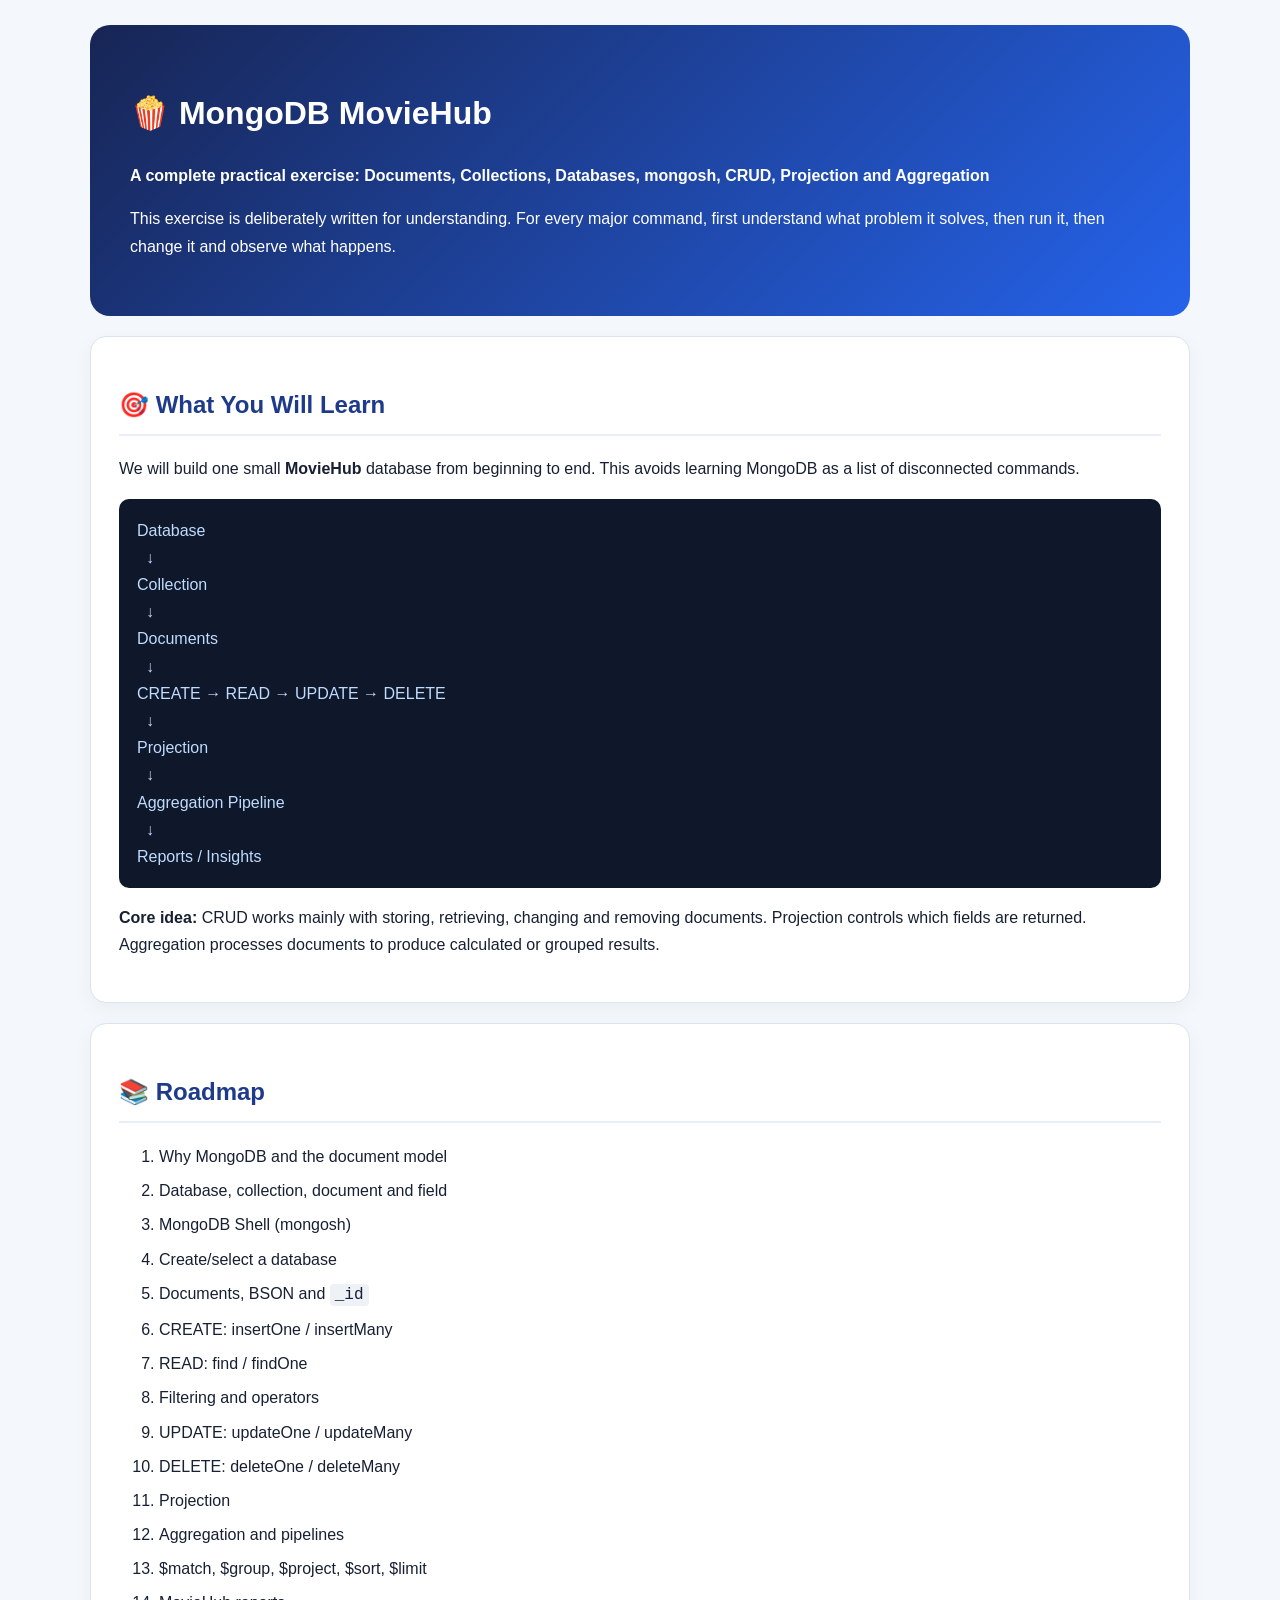
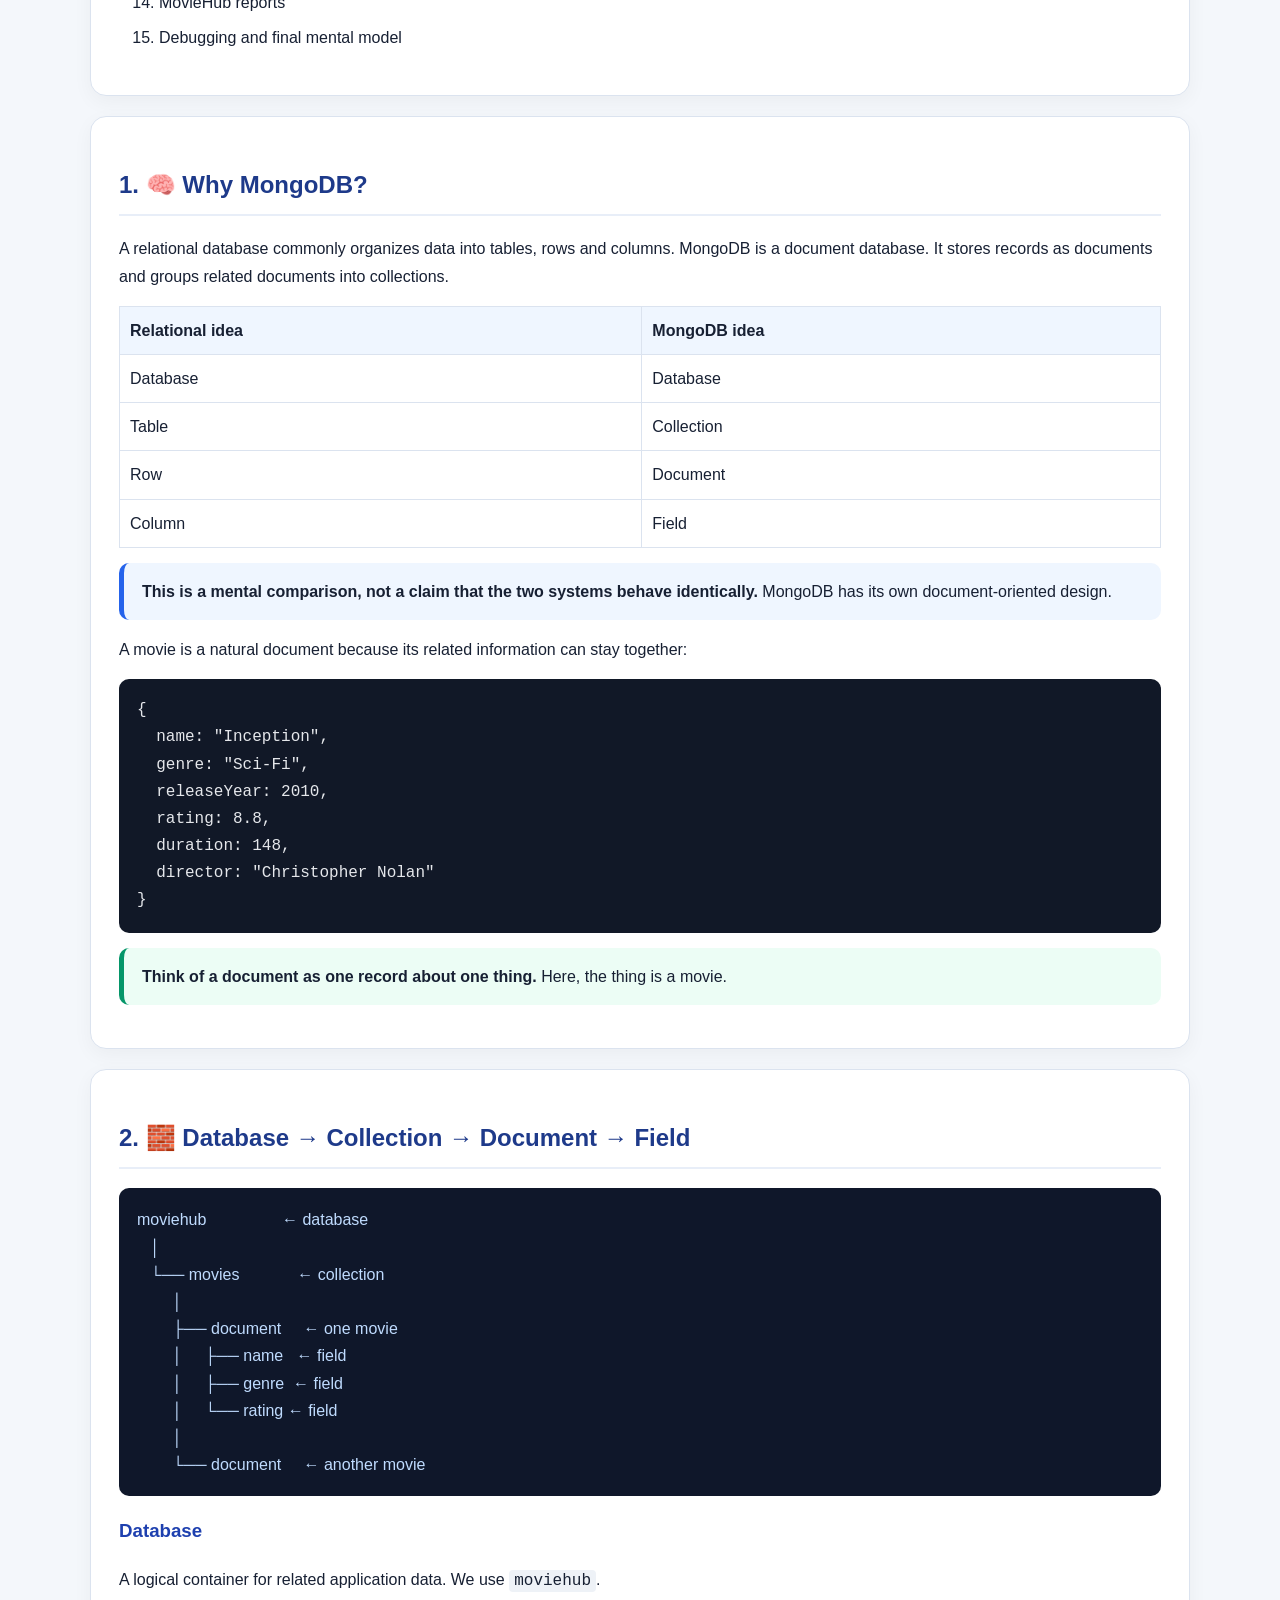
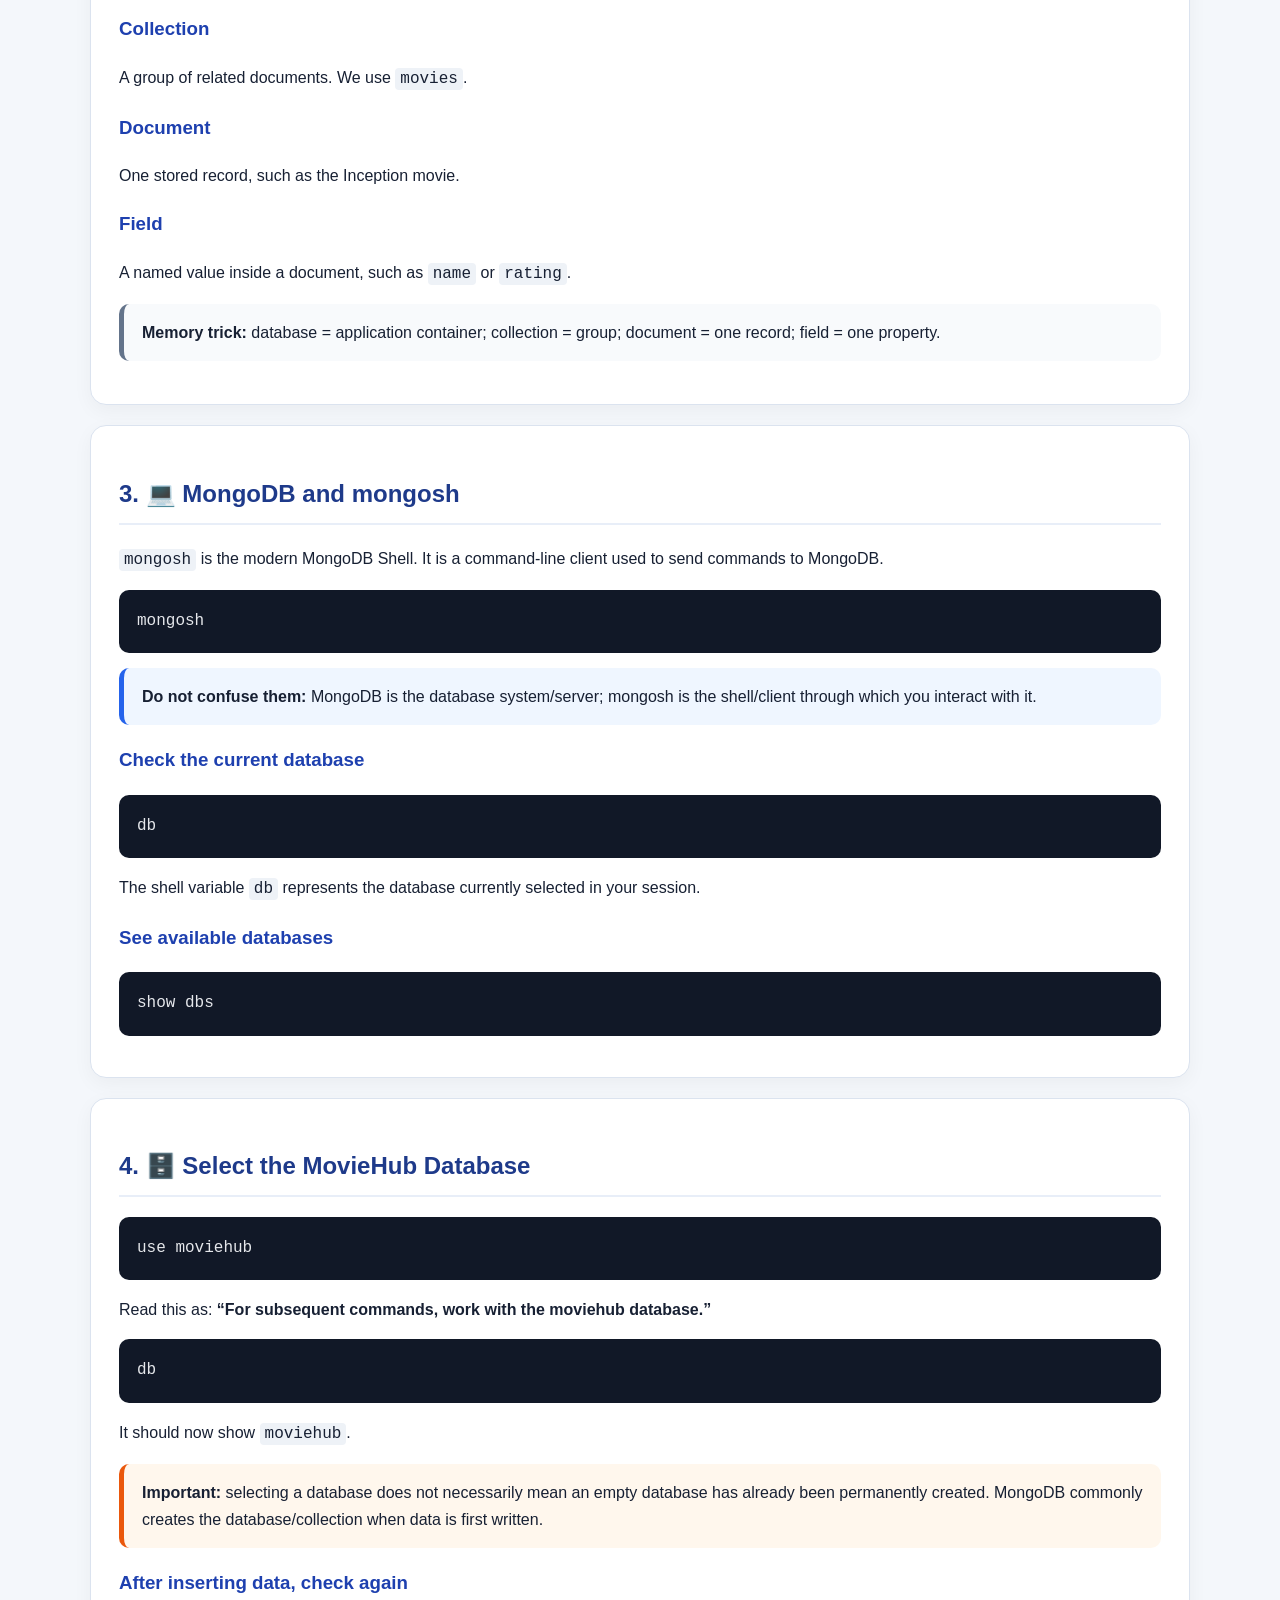
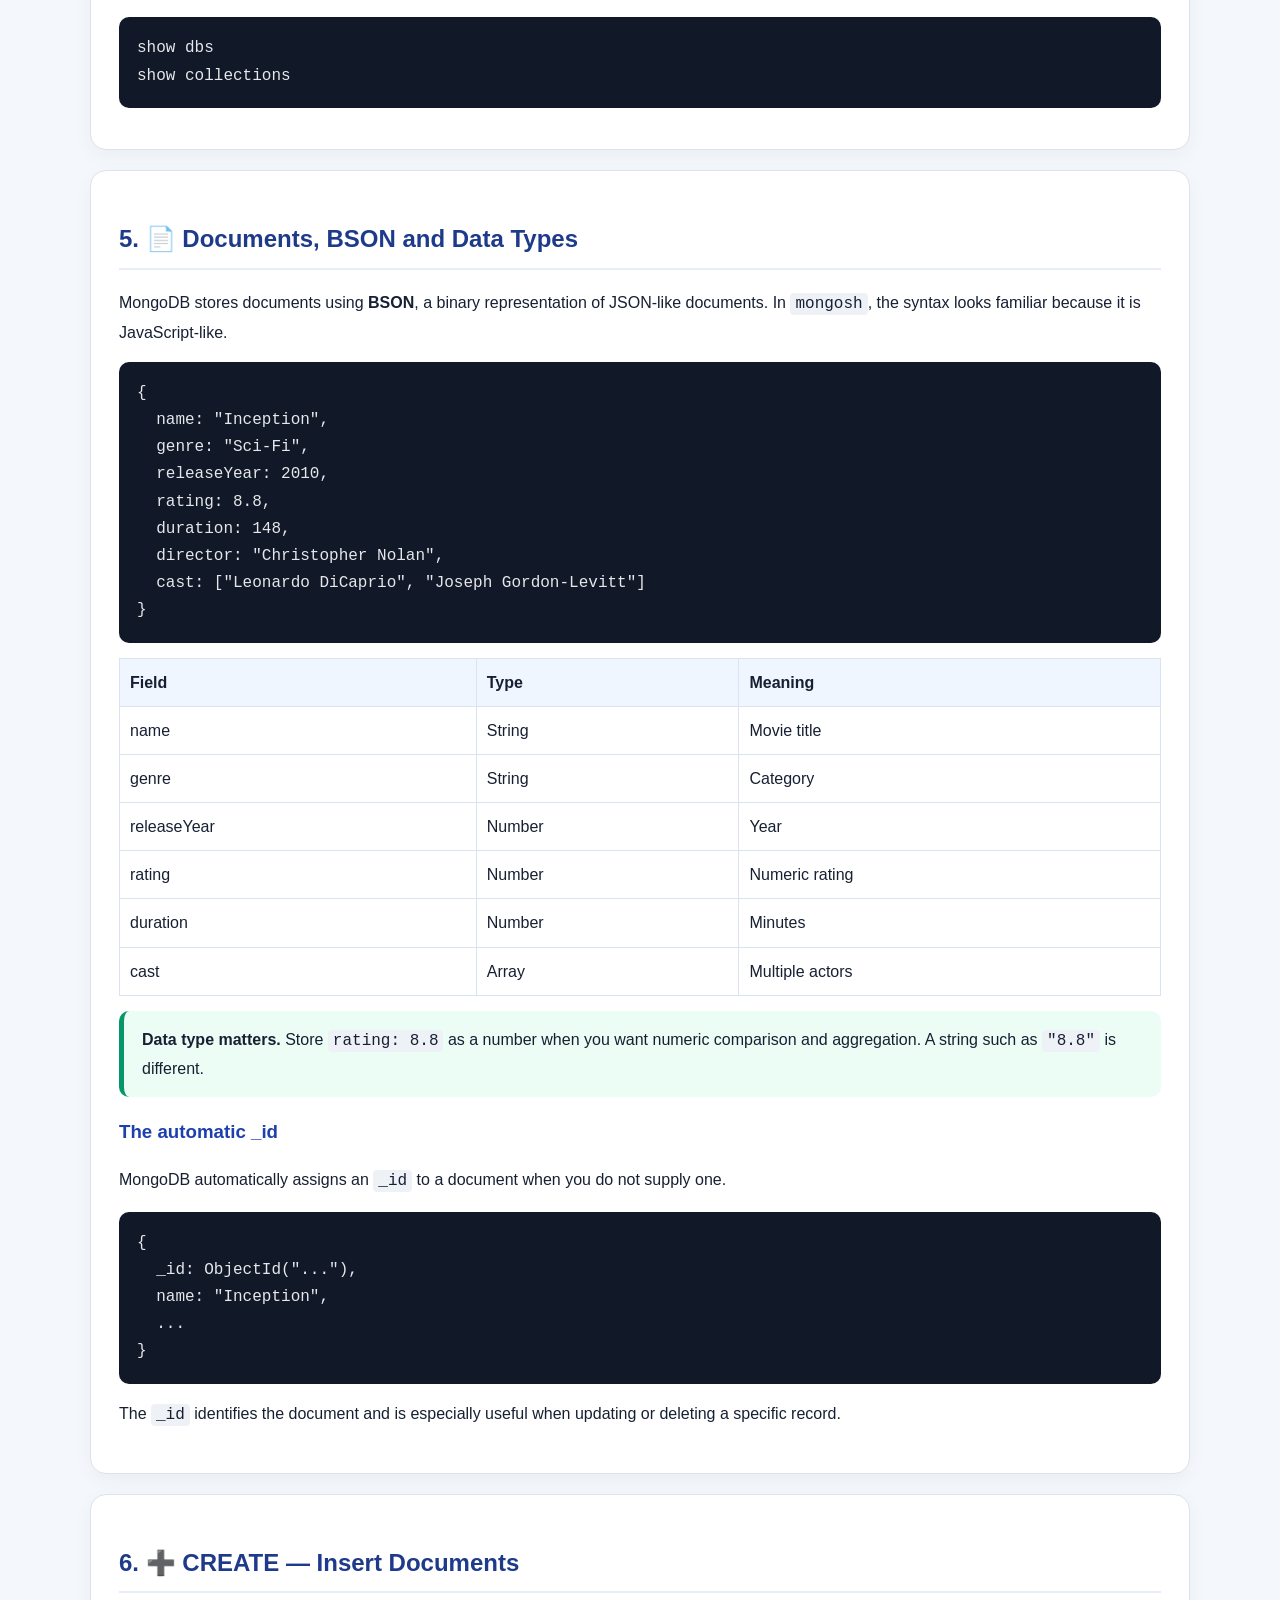
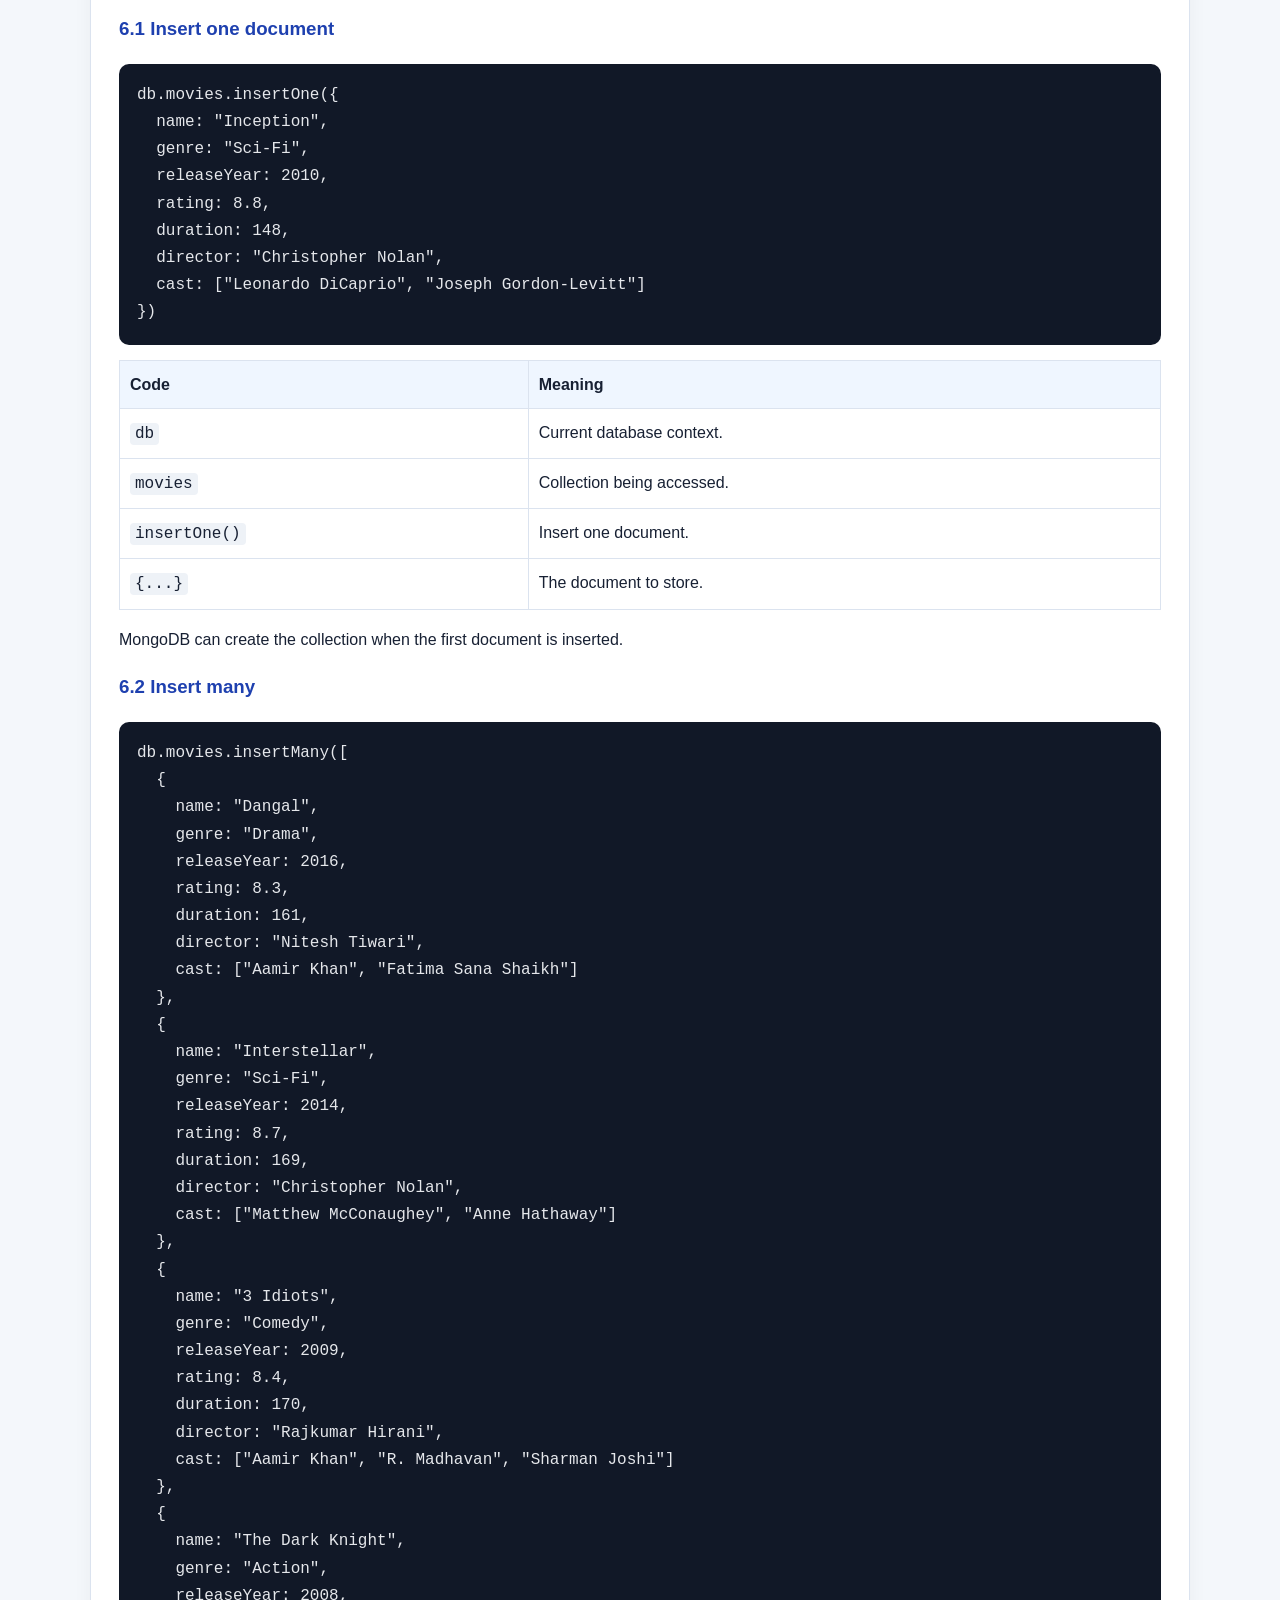
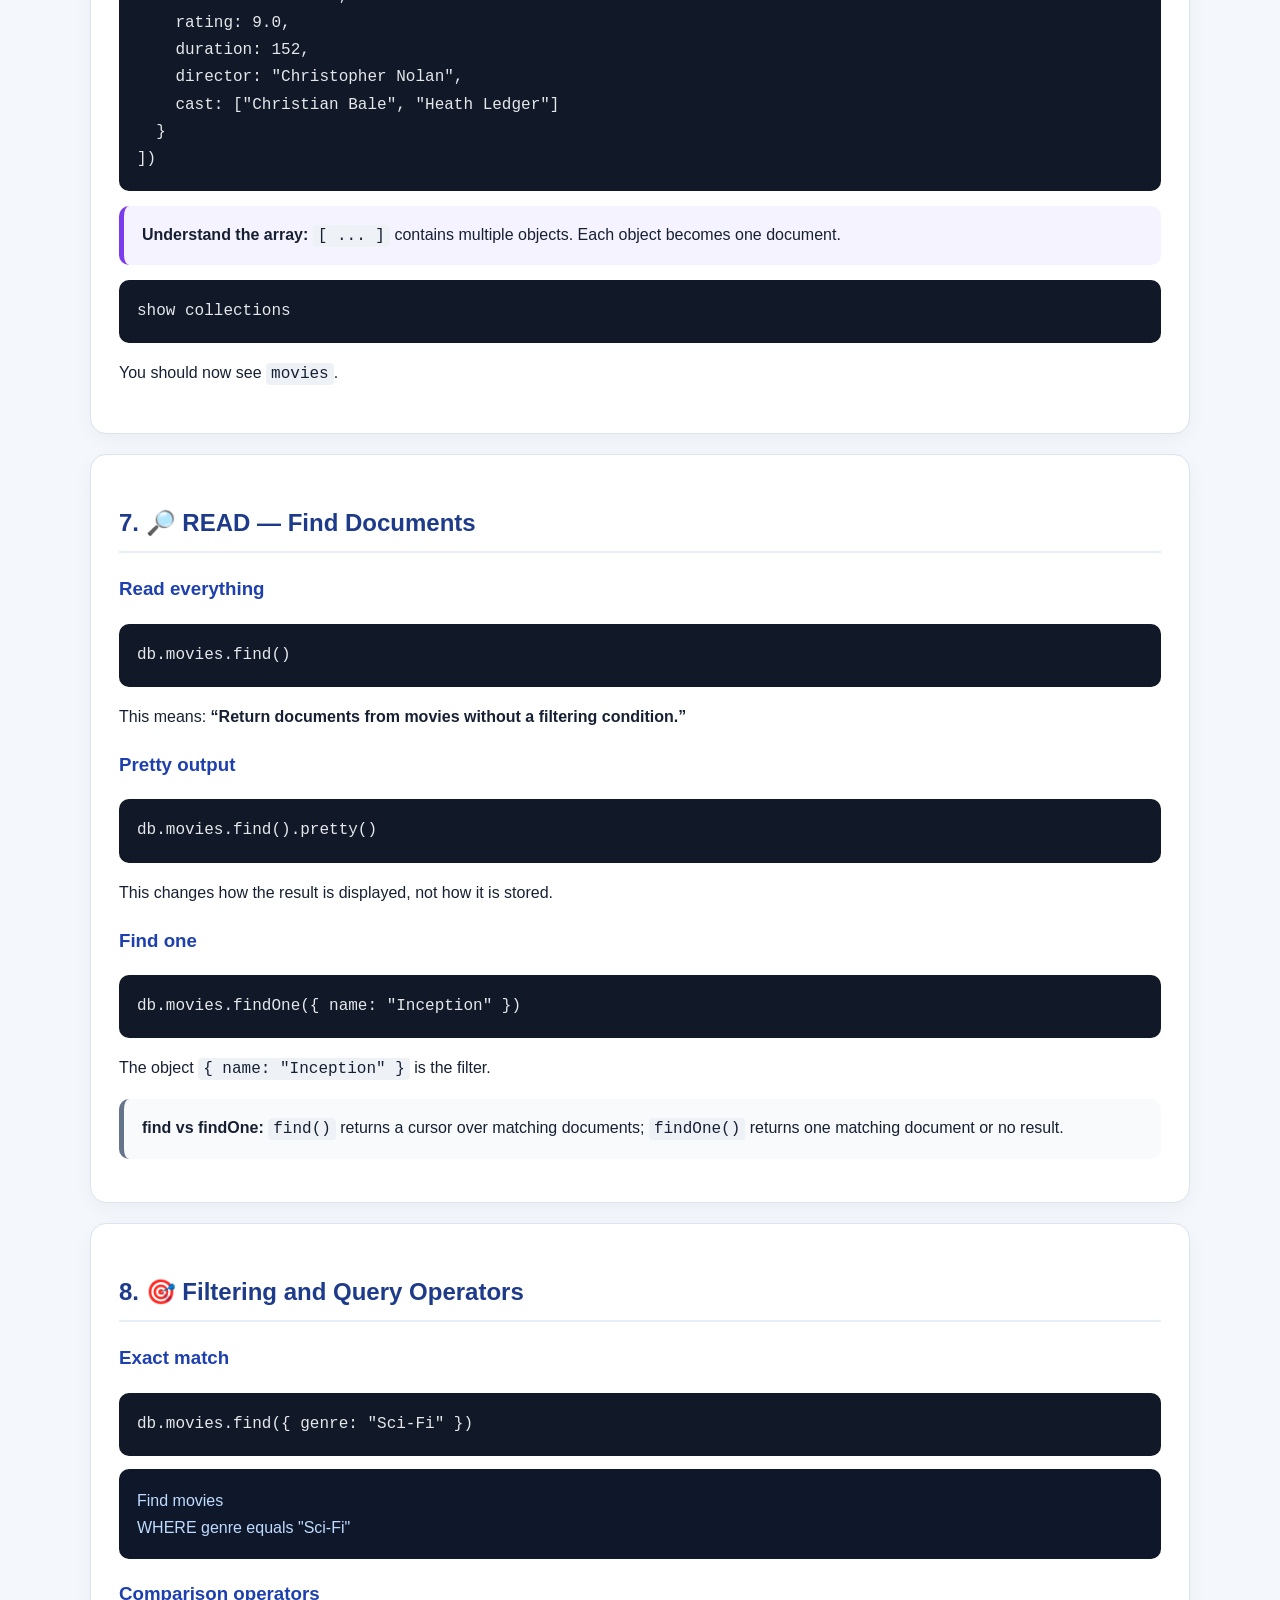
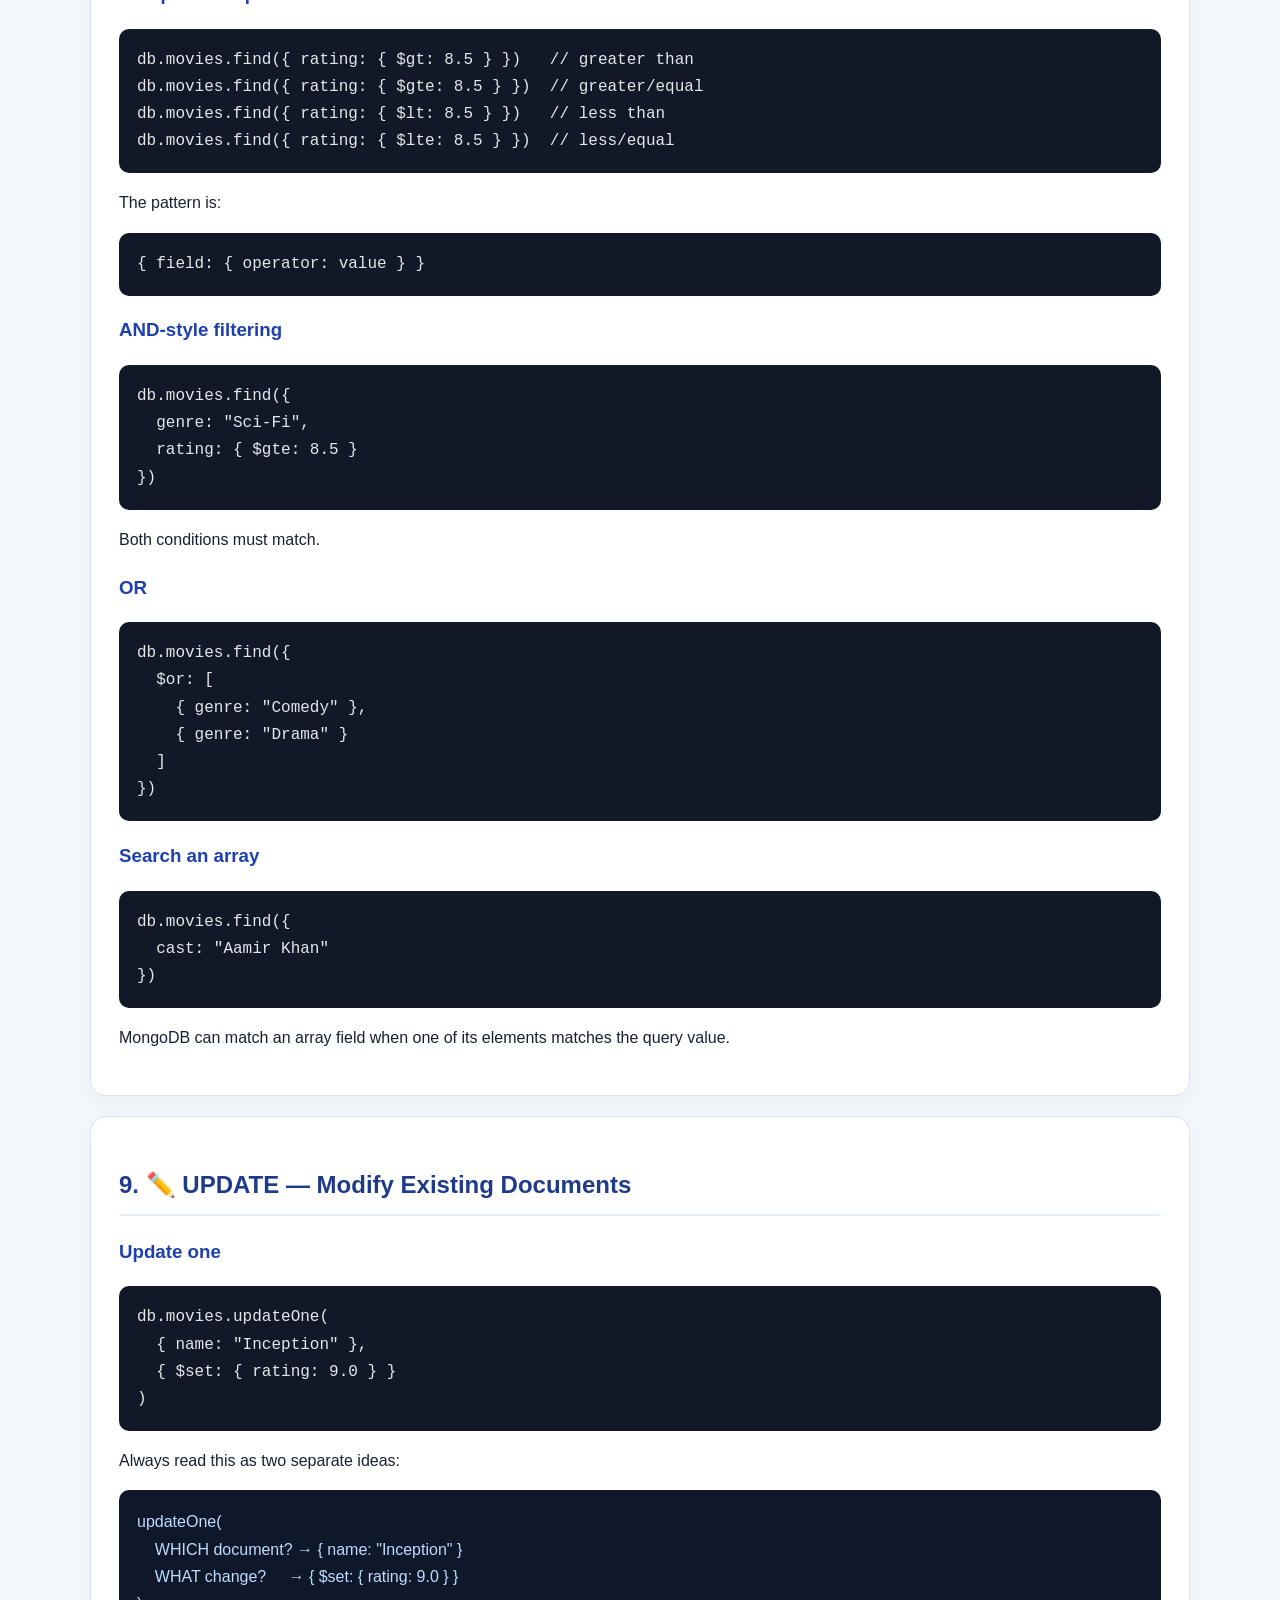
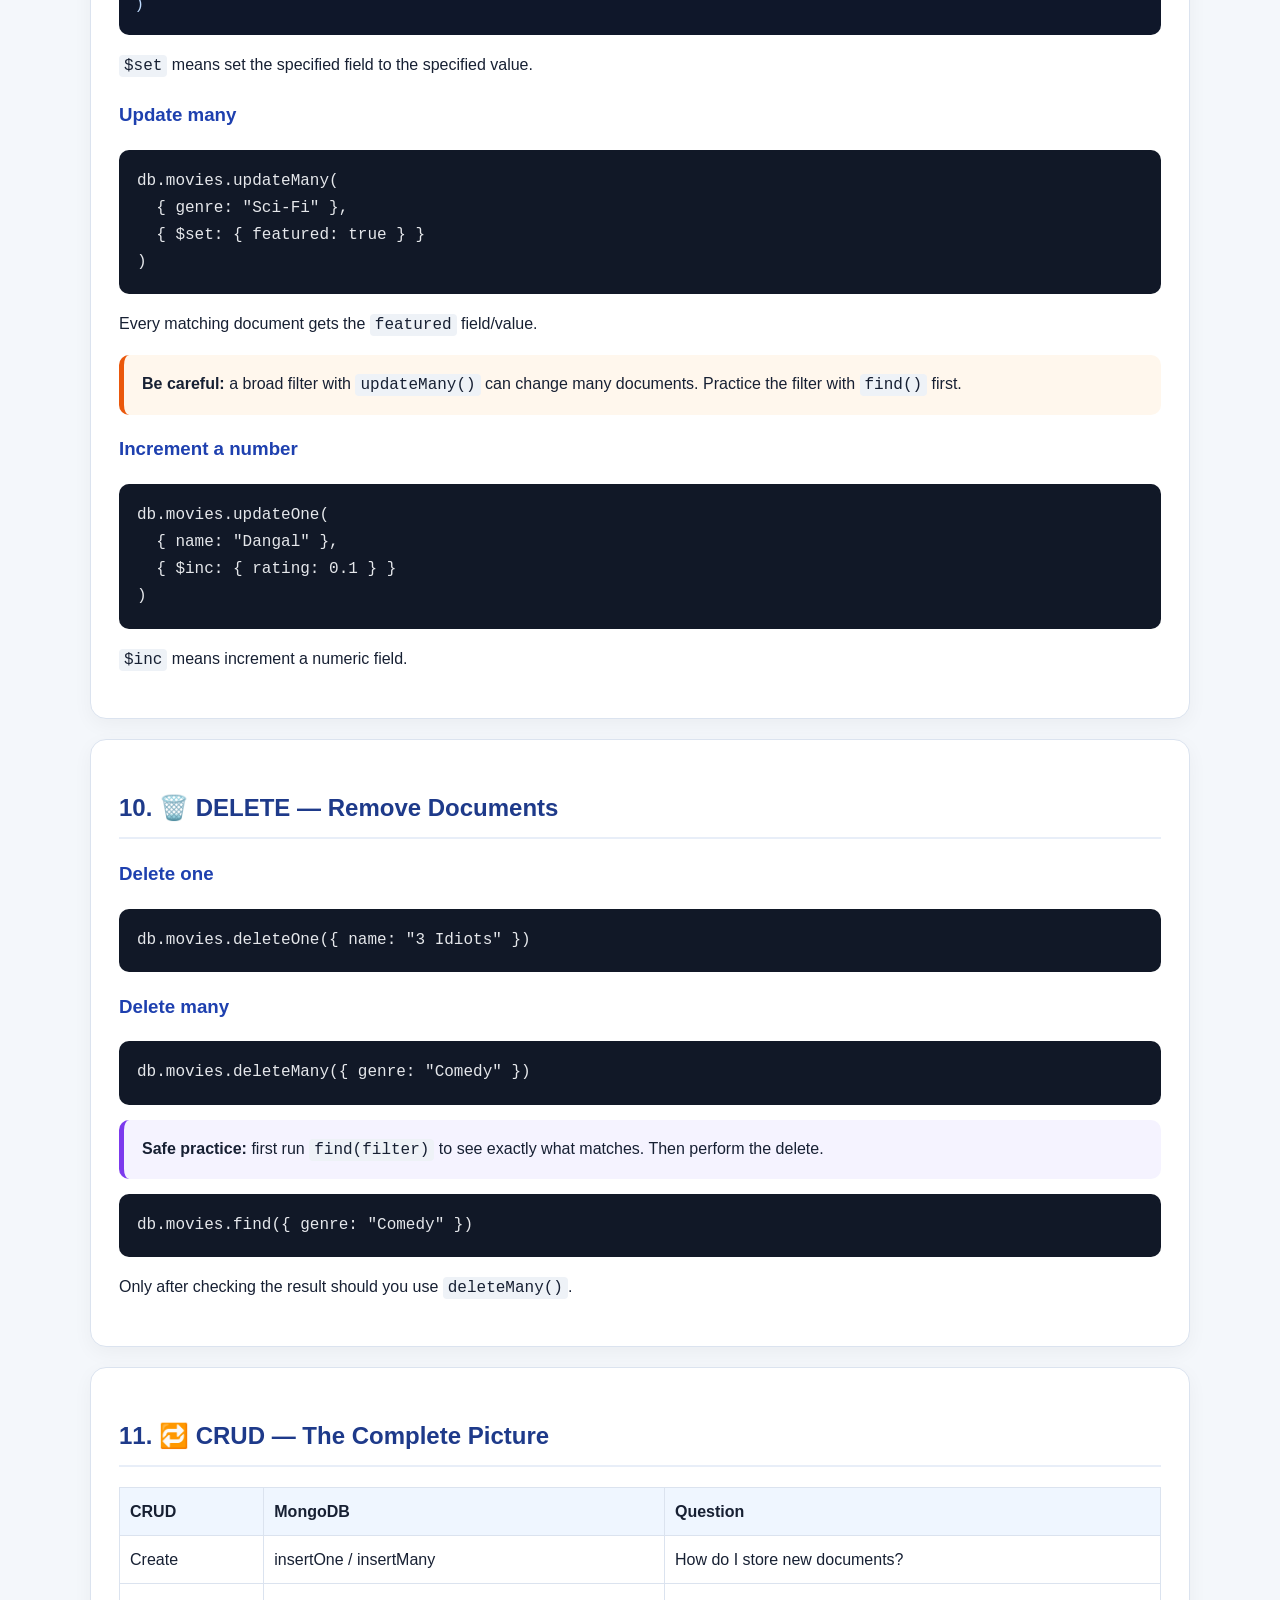
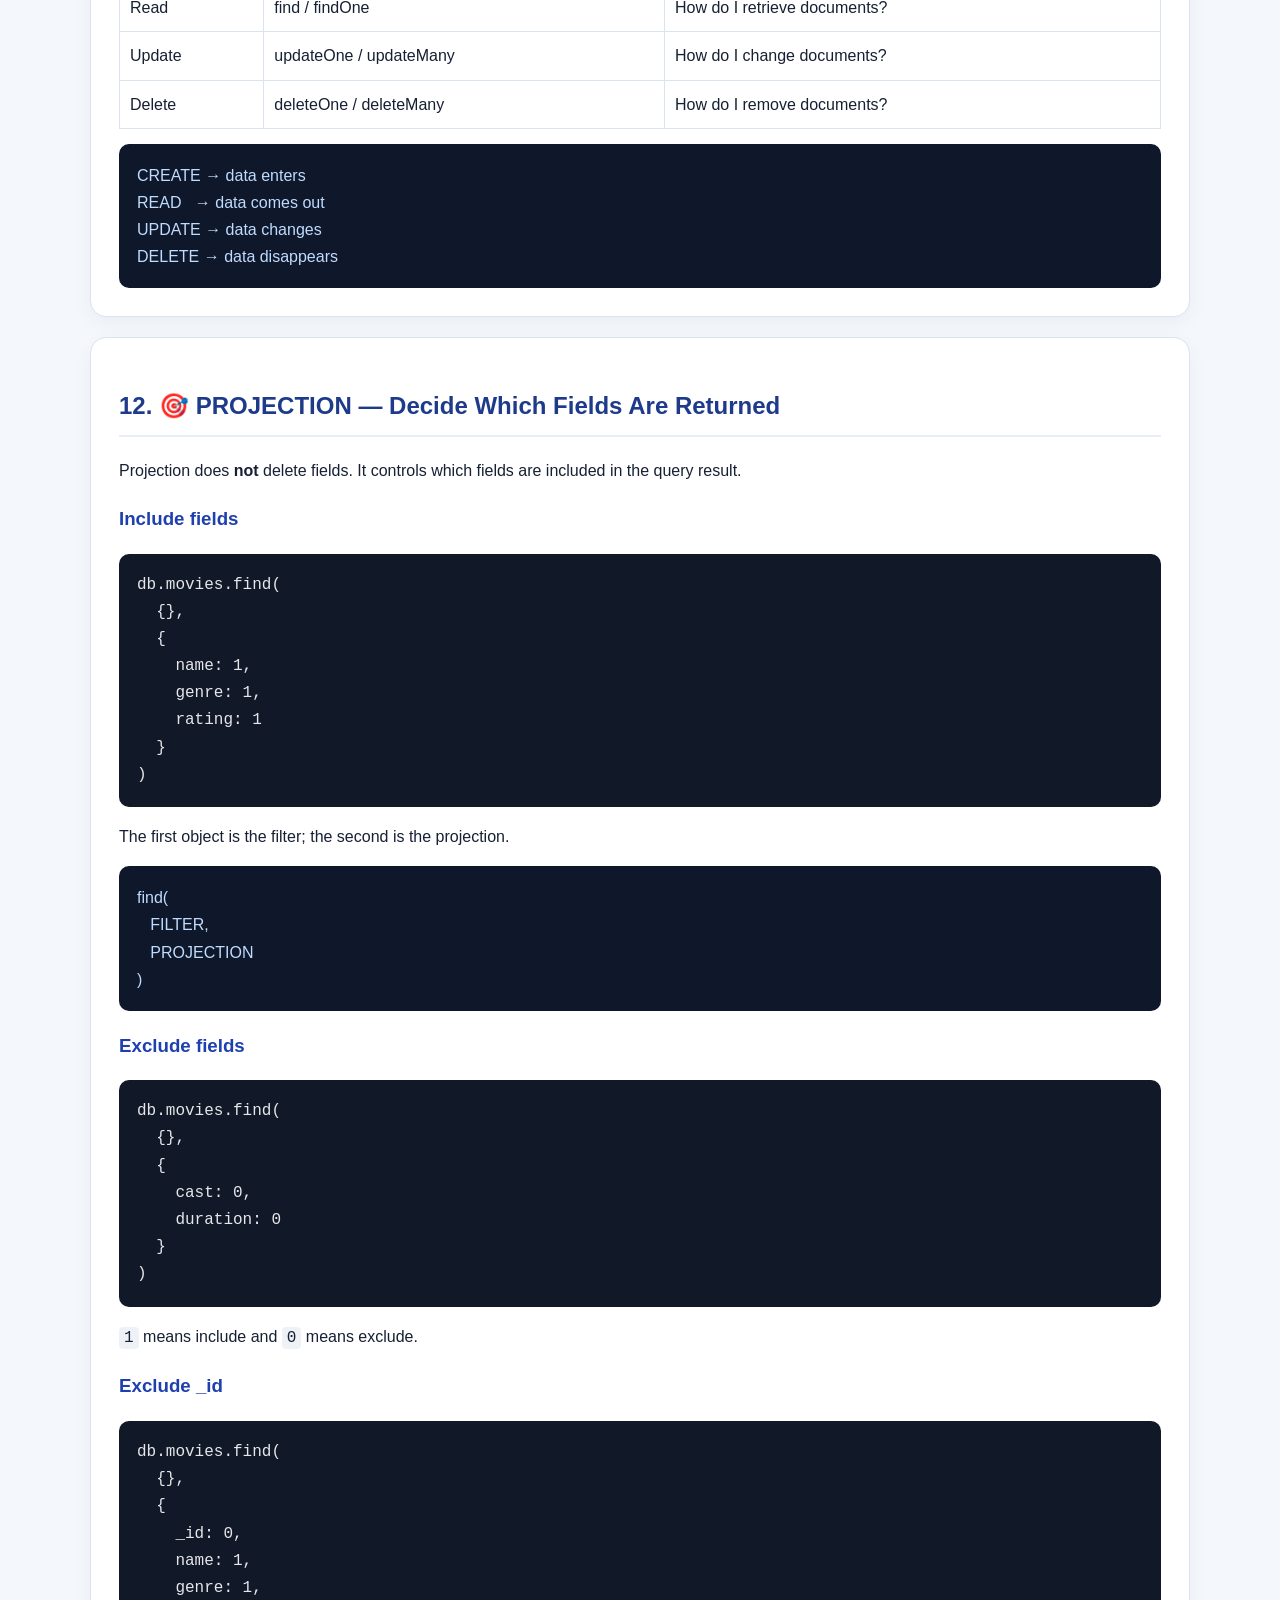
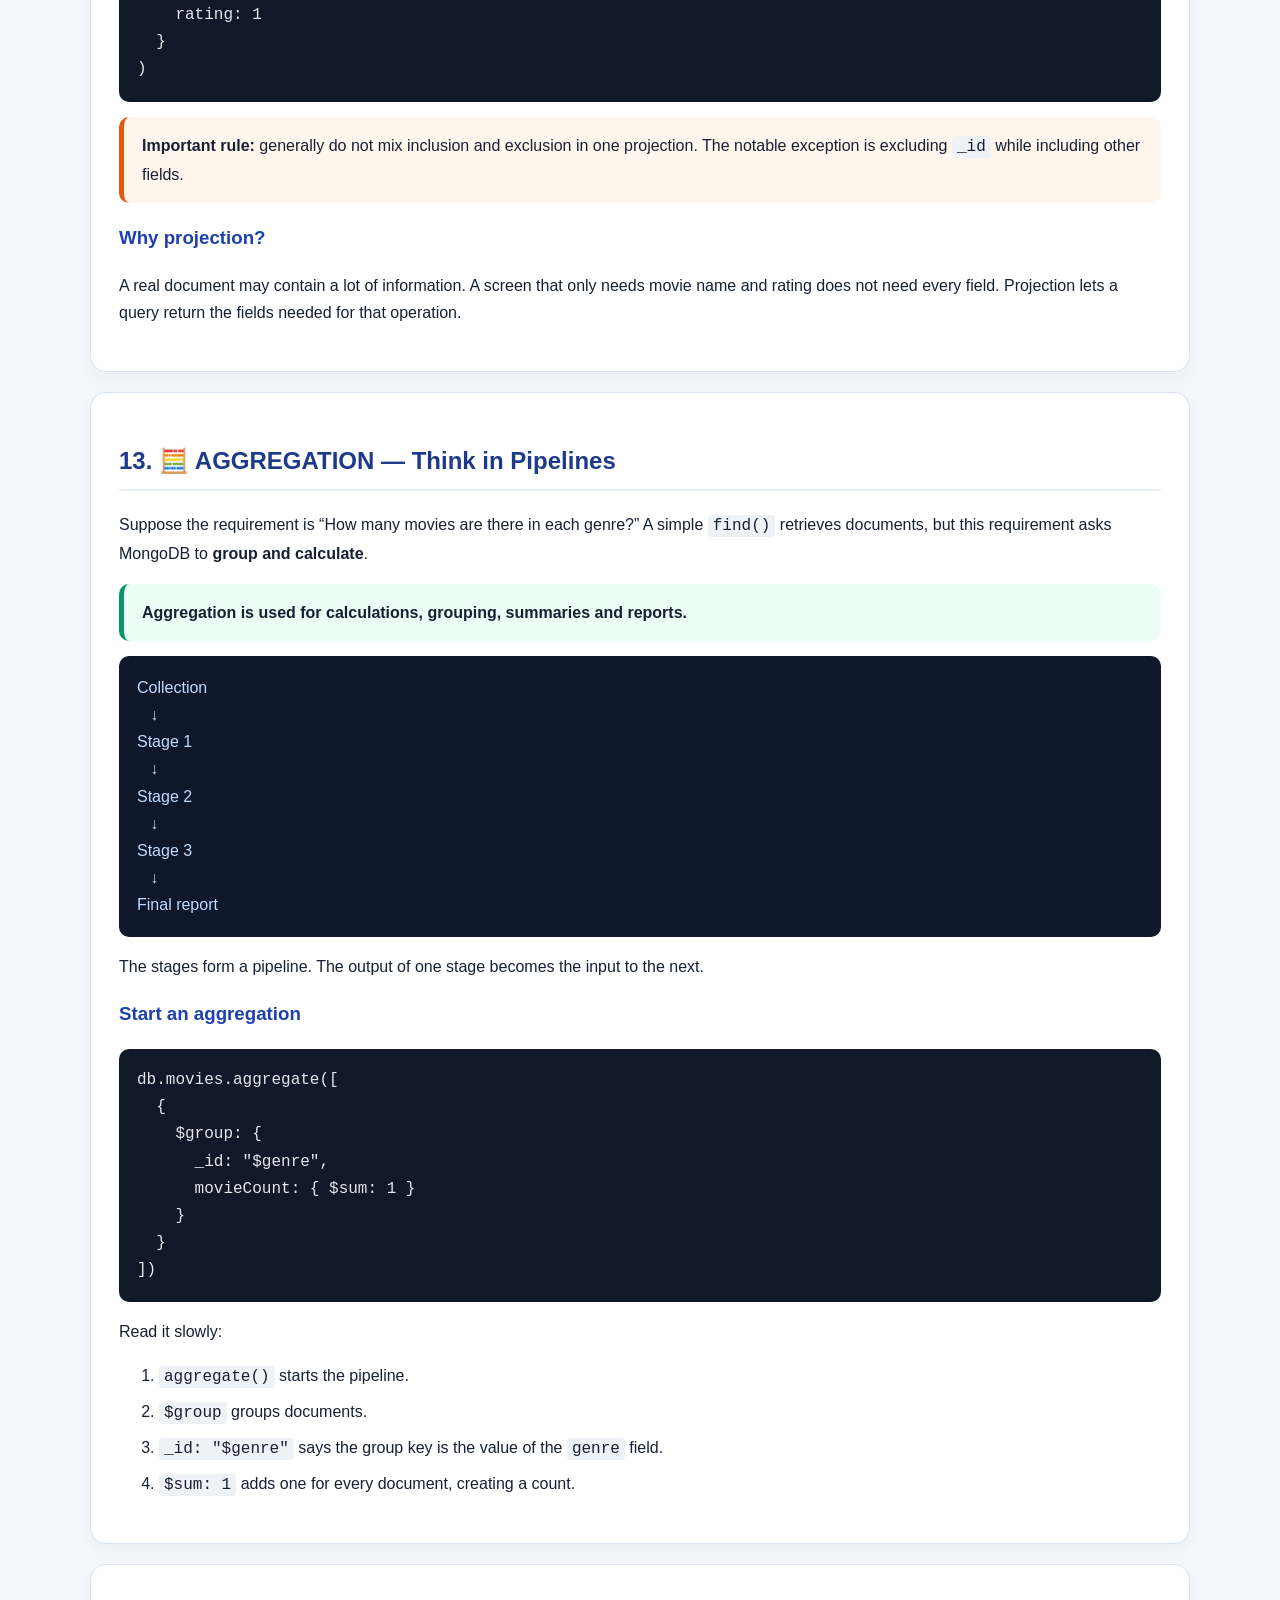
<file: exercise-5.html>
<!doctype html>
<html lang="en">
<head>
<meta charset="utf-8">
<meta name="viewport" content="width=device-width,initial-scale=1">
<title>MongoDB MovieHub - Complete Practical Exercise</title>
<style>
body{margin:0;background:#f4f7fb;color:#172033;font-family:Arial,Segoe UI,sans-serif;line-height:1.7}
.wrap{max-width:1100px;margin:auto;padding:25px}.hero{background:linear-gradient(135deg,#172554,#2563eb);color:white;padding:40px;border-radius:20px}
.card{background:white;border:1px solid #dbe3ef;border-radius:16px;padding:28px;margin:20px 0;box-shadow:0 6px 20px #0000000b}
h2{color:#1e3a8a;border-bottom:2px solid #e8eef8;padding-bottom:8px}h3{color:#1e40af}
pre{background:#111827;color:#e5e7eb;padding:18px;border-radius:10px;overflow:auto}
code{font-family:Consolas,monospace} :not(pre)>code{background:#eef2f7;padding:2px 5px;border-radius:4px}
.note,.why,.warn,.step,.mental{padding:15px 18px;border-radius:10px;margin:15px 0}
.note{background:#eff6ff;border-left:5px solid #2563eb}.why{background:#ecfdf5;border-left:5px solid #059669}
.warn{background:#fff7ed;border-left:5px solid #ea580c}.step{background:#f5f3ff;border-left:5px solid #7c3aed}
.mental{background:#f8fafc;border-left:5px solid #64748b}
.flow{background:#0f172a;color:#bfdbfe;padding:18px;border-radius:10px;white-space:pre;overflow:auto}
table{width:100%;border-collapse:collapse;margin:15px 0}th,td{border:1px solid #dbe3ef;padding:10px;text-align:left;vertical-align:top}th{background:#eff6ff}
li{margin:7px 0}.small{color:#64748b}
</style></head>
<body><div class="wrap">

<div class="hero">
<h1>🍿 MongoDB MovieHub</h1>
<p><strong>A complete practical exercise: Documents, Collections, Databases, mongosh, CRUD, Projection and Aggregation</strong></p>
<p>This exercise is deliberately written for understanding. For every major command, first understand what problem it solves, then run it, then change it and observe what happens.</p>
</div>

<div class="card">
<h2>🎯 What You Will Learn</h2>
<p>We will build one small <strong>MovieHub</strong> database from beginning to end. This avoids learning MongoDB as a list of disconnected commands.</p>
<div class="flow">Database
  ↓
Collection
  ↓
Documents
  ↓
CREATE → READ → UPDATE → DELETE
  ↓
Projection
  ↓
Aggregation Pipeline
  ↓
Reports / Insights</div>
<p><strong>Core idea:</strong> CRUD works mainly with storing, retrieving, changing and removing documents. Projection controls which fields are returned. Aggregation processes documents to produce calculated or grouped results.</p>
</div>

<div class="card">
<h2>📚 Roadmap</h2>
<ol>
<li>Why MongoDB and the document model</li>
<li>Database, collection, document and field</li>
<li>MongoDB Shell (mongosh)</li>
<li>Create/select a database</li>
<li>Documents, BSON and <code>_id</code></li>
<li>CREATE: insertOne / insertMany</li>
<li>READ: find / findOne</li>
<li>Filtering and operators</li>
<li>UPDATE: updateOne / updateMany</li>
<li>DELETE: deleteOne / deleteMany</li>
<li>Projection</li>
<li>Aggregation and pipelines</li>
<li>$match, $group, $project, $sort, $limit</li>
<li>MovieHub reports</li>
<li>Debugging and final mental model</li>
</ol>
</div>

<div class="card">
<h2>1. 🧠 Why MongoDB?</h2>
<p>A relational database commonly organizes data into tables, rows and columns. MongoDB is a document database. It stores records as documents and groups related documents into collections.</p>
<table><tr><th>Relational idea</th><th>MongoDB idea</th></tr>
<tr><td>Database</td><td>Database</td></tr><tr><td>Table</td><td>Collection</td></tr>
<tr><td>Row</td><td>Document</td></tr><tr><td>Column</td><td>Field</td></tr></table>
<div class="note"><strong>This is a mental comparison, not a claim that the two systems behave identically.</strong> MongoDB has its own document-oriented design.</div>
<p>A movie is a natural document because its related information can stay together:</p>
<pre><code>{
  name: "Inception",
  genre: "Sci-Fi",
  releaseYear: 2010,
  rating: 8.8,
  duration: 148,
  director: "Christopher Nolan"
}</code></pre>
<div class="why"><strong>Think of a document as one record about one thing.</strong> Here, the thing is a movie.</div>
</div>

<div class="card">
<h2>2. 🧱 Database → Collection → Document → Field</h2>
<div class="flow">moviehub                 ← database
   │
   └── movies             ← collection
        │
        ├── document     ← one movie
        │     ├── name   ← field
        │     ├── genre  ← field
        │     └── rating ← field
        │
        └── document     ← another movie</div>
<h3>Database</h3><p>A logical container for related application data. We use <code>moviehub</code>.</p>
<h3>Collection</h3><p>A group of related documents. We use <code>movies</code>.</p>
<h3>Document</h3><p>One stored record, such as the Inception movie.</p>
<h3>Field</h3><p>A named value inside a document, such as <code>name</code> or <code>rating</code>.</p>
<div class="mental"><strong>Memory trick:</strong> database = application container; collection = group; document = one record; field = one property.</div>
</div>

<div class="card">
<h2>3. 💻 MongoDB and mongosh</h2>
<p><code>mongosh</code> is the modern MongoDB Shell. It is a command-line client used to send commands to MongoDB.</p>
<pre><code>mongosh</code></pre>
<div class="note"><strong>Do not confuse them:</strong> MongoDB is the database system/server; mongosh is the shell/client through which you interact with it.</div>
<h3>Check the current database</h3>
<pre><code>db</code></pre>
<p>The shell variable <code>db</code> represents the database currently selected in your session.</p>
<h3>See available databases</h3>
<pre><code>show dbs</code></pre>
</div>

<div class="card">
<h2>4. 🗄️ Select the MovieHub Database</h2>
<pre><code>use moviehub</code></pre>
<p>Read this as: <strong>“For subsequent commands, work with the moviehub database.”</strong></p>
<pre><code>db</code></pre>
<p>It should now show <code>moviehub</code>.</p>
<div class="warn"><strong>Important:</strong> selecting a database does not necessarily mean an empty database has already been permanently created. MongoDB commonly creates the database/collection when data is first written.</div>
<h3>After inserting data, check again</h3>
<pre><code>show dbs
show collections</code></pre>
</div>

<div class="card">
<h2>5. 📄 Documents, BSON and Data Types</h2>
<p>MongoDB stores documents using <strong>BSON</strong>, a binary representation of JSON-like documents. In <code>mongosh</code>, the syntax looks familiar because it is JavaScript-like.</p>
<pre><code>{
  name: "Inception",
  genre: "Sci-Fi",
  releaseYear: 2010,
  rating: 8.8,
  duration: 148,
  director: "Christopher Nolan",
  cast: ["Leonardo DiCaprio", "Joseph Gordon-Levitt"]
}</code></pre>
<table><tr><th>Field</th><th>Type</th><th>Meaning</th></tr>
<tr><td>name</td><td>String</td><td>Movie title</td></tr>
<tr><td>genre</td><td>String</td><td>Category</td></tr>
<tr><td>releaseYear</td><td>Number</td><td>Year</td></tr>
<tr><td>rating</td><td>Number</td><td>Numeric rating</td></tr>
<tr><td>duration</td><td>Number</td><td>Minutes</td></tr>
<tr><td>cast</td><td>Array</td><td>Multiple actors</td></tr></table>
<div class="why"><strong>Data type matters.</strong> Store <code>rating: 8.8</code> as a number when you want numeric comparison and aggregation. A string such as <code>"8.8"</code> is different.</div>
<h3>The automatic _id</h3>
<p>MongoDB automatically assigns an <code>_id</code> to a document when you do not supply one.</p>
<pre><code>{
  _id: ObjectId("..."),
  name: "Inception",
  ...
}</code></pre>
<p>The <code>_id</code> identifies the document and is especially useful when updating or deleting a specific record.</p>
</div>

<div class="card">
<h2>6. ➕ CREATE — Insert Documents</h2>
<h3>6.1 Insert one document</h3>
<pre><code>db.movies.insertOne({
  name: "Inception",
  genre: "Sci-Fi",
  releaseYear: 2010,
  rating: 8.8,
  duration: 148,
  director: "Christopher Nolan",
  cast: ["Leonardo DiCaprio", "Joseph Gordon-Levitt"]
})</code></pre>
<table><tr><th>Code</th><th>Meaning</th></tr>
<tr><td><code>db</code></td><td>Current database context.</td></tr>
<tr><td><code>movies</code></td><td>Collection being accessed.</td></tr>
<tr><td><code>insertOne()</code></td><td>Insert one document.</td></tr>
<tr><td><code>{...}</code></td><td>The document to store.</td></tr></table>
<p>MongoDB can create the collection when the first document is inserted.</p>

<h3>6.2 Insert many</h3>
<pre><code>db.movies.insertMany([
  {
    name: "Dangal",
    genre: "Drama",
    releaseYear: 2016,
    rating: 8.3,
    duration: 161,
    director: "Nitesh Tiwari",
    cast: ["Aamir Khan", "Fatima Sana Shaikh"]
  },
  {
    name: "Interstellar",
    genre: "Sci-Fi",
    releaseYear: 2014,
    rating: 8.7,
    duration: 169,
    director: "Christopher Nolan",
    cast: ["Matthew McConaughey", "Anne Hathaway"]
  },
  {
    name: "3 Idiots",
    genre: "Comedy",
    releaseYear: 2009,
    rating: 8.4,
    duration: 170,
    director: "Rajkumar Hirani",
    cast: ["Aamir Khan", "R. Madhavan", "Sharman Joshi"]
  },
  {
    name: "The Dark Knight",
    genre: "Action",
    releaseYear: 2008,
    rating: 9.0,
    duration: 152,
    director: "Christopher Nolan",
    cast: ["Christian Bale", "Heath Ledger"]
  }
])</code></pre>
<div class="step"><strong>Understand the array:</strong> <code>[ ... ]</code> contains multiple objects. Each object becomes one document.</div>
<pre><code>show collections</code></pre>
<p>You should now see <code>movies</code>.</p>
</div>

<div class="card">
<h2>7. 🔎 READ — Find Documents</h2>
<h3>Read everything</h3>
<pre><code>db.movies.find()</code></pre>
<p>This means: <strong>“Return documents from movies without a filtering condition.”</strong></p>
<h3>Pretty output</h3>
<pre><code>db.movies.find().pretty()</code></pre>
<p>This changes how the result is displayed, not how it is stored.</p>
<h3>Find one</h3>
<pre><code>db.movies.findOne({ name: "Inception" })</code></pre>
<p>The object <code>{ name: "Inception" }</code> is the filter.</p>
<div class="mental"><strong>find vs findOne:</strong> <code>find()</code> returns a cursor over matching documents; <code>findOne()</code> returns one matching document or no result.</div>
</div>

<div class="card">
<h2>8. 🎯 Filtering and Query Operators</h2>
<h3>Exact match</h3>
<pre><code>db.movies.find({ genre: "Sci-Fi" })</code></pre>
<div class="flow">Find movies
WHERE genre equals "Sci-Fi"</div>
<h3>Comparison operators</h3>
<pre><code>db.movies.find({ rating: { $gt: 8.5 } })   // greater than
db.movies.find({ rating: { $gte: 8.5 } })  // greater/equal
db.movies.find({ rating: { $lt: 8.5 } })   // less than
db.movies.find({ rating: { $lte: 8.5 } })  // less/equal</code></pre>
<p>The pattern is:</p>
<pre><code>{ field: { operator: value } }</code></pre>
<h3>AND-style filtering</h3>
<pre><code>db.movies.find({
  genre: "Sci-Fi",
  rating: { $gte: 8.5 }
})</code></pre>
<p>Both conditions must match.</p>
<h3>OR</h3>
<pre><code>db.movies.find({
  $or: [
    { genre: "Comedy" },
    { genre: "Drama" }
  ]
})</code></pre>
<h3>Search an array</h3>
<pre><code>db.movies.find({
  cast: "Aamir Khan"
})</code></pre>
<p>MongoDB can match an array field when one of its elements matches the query value.</p>
</div>

<div class="card">
<h2>9. ✏️ UPDATE — Modify Existing Documents</h2>
<h3>Update one</h3>
<pre><code>db.movies.updateOne(
  { name: "Inception" },
  { $set: { rating: 9.0 } }
)</code></pre>
<p>Always read this as two separate ideas:</p>
<div class="flow">updateOne(
    WHICH document? → { name: "Inception" }
    WHAT change?     → { $set: { rating: 9.0 } }
)</div>
<p><code>$set</code> means set the specified field to the specified value.</p>
<h3>Update many</h3>
<pre><code>db.movies.updateMany(
  { genre: "Sci-Fi" },
  { $set: { featured: true } }
)</code></pre>
<p>Every matching document gets the <code>featured</code> field/value.</p>
<div class="warn"><strong>Be careful:</strong> a broad filter with <code>updateMany()</code> can change many documents. Practice the filter with <code>find()</code> first.</div>
<h3>Increment a number</h3>
<pre><code>db.movies.updateOne(
  { name: "Dangal" },
  { $inc: { rating: 0.1 } }
)</code></pre>
<p><code>$inc</code> means increment a numeric field.</p>
</div>

<div class="card">
<h2>10. 🗑️ DELETE — Remove Documents</h2>
<h3>Delete one</h3>
<pre><code>db.movies.deleteOne({ name: "3 Idiots" })</code></pre>
<h3>Delete many</h3>
<pre><code>db.movies.deleteMany({ genre: "Comedy" })</code></pre>
<div class="step"><strong>Safe practice:</strong> first run <code>find(filter)</code> to see exactly what matches. Then perform the delete.</div>
<pre><code>db.movies.find({ genre: "Comedy" })</code></pre>
<p>Only after checking the result should you use <code>deleteMany()</code>.</p>
</div>

<div class="card">
<h2>11. 🔁 CRUD — The Complete Picture</h2>
<table><tr><th>CRUD</th><th>MongoDB</th><th>Question</th></tr>
<tr><td>Create</td><td>insertOne / insertMany</td><td>How do I store new documents?</td></tr>
<tr><td>Read</td><td>find / findOne</td><td>How do I retrieve documents?</td></tr>
<tr><td>Update</td><td>updateOne / updateMany</td><td>How do I change documents?</td></tr>
<tr><td>Delete</td><td>deleteOne / deleteMany</td><td>How do I remove documents?</td></tr></table>
<div class="flow">CREATE → data enters
READ   → data comes out
UPDATE → data changes
DELETE → data disappears</div>
</div>

<div class="card">
<h2>12. 🎯 PROJECTION — Decide Which Fields Are Returned</h2>
<p>Projection does <strong>not</strong> delete fields. It controls which fields are included in the query result.</p>
<h3>Include fields</h3>
<pre><code>db.movies.find(
  {},
  {
    name: 1,
    genre: 1,
    rating: 1
  }
)</code></pre>
<p>The first object is the filter; the second is the projection.</p>
<div class="flow">find(
   FILTER,
   PROJECTION
)</div>
<h3>Exclude fields</h3>
<pre><code>db.movies.find(
  {},
  {
    cast: 0,
    duration: 0
  }
)</code></pre>
<p><code>1</code> means include and <code>0</code> means exclude.</p>
<h3>Exclude _id</h3>
<pre><code>db.movies.find(
  {},
  {
    _id: 0,
    name: 1,
    genre: 1,
    rating: 1
  }
)</code></pre>
<div class="warn"><strong>Important rule:</strong> generally do not mix inclusion and exclusion in one projection. The notable exception is excluding <code>_id</code> while including other fields.</div>
<h3>Why projection?</h3>
<p>A real document may contain a lot of information. A screen that only needs movie name and rating does not need every field. Projection lets a query return the fields needed for that operation.</p>
</div>

<div class="card">
<h2>13. 🧮 AGGREGATION — Think in Pipelines</h2>
<p>Suppose the requirement is “How many movies are there in each genre?” A simple <code>find()</code> retrieves documents, but this requirement asks MongoDB to <strong>group and calculate</strong>.</p>
<div class="why"><strong>Aggregation is used for calculations, grouping, summaries and reports.</strong></div>
<div class="flow">Collection
   ↓
Stage 1
   ↓
Stage 2
   ↓
Stage 3
   ↓
Final report</div>
<p>The stages form a pipeline. The output of one stage becomes the input to the next.</p>
<h3>Start an aggregation</h3>
<pre><code>db.movies.aggregate([
  {
    $group: {
      _id: "$genre",
      movieCount: { $sum: 1 }
    }
  }
])</code></pre>
<p>Read it slowly:</p>
<ol>
<li><code>aggregate()</code> starts the pipeline.</li>
<li><code>$group</code> groups documents.</li>
<li><code>_id: "$genre"</code> says the group key is the value of the <code>genre</code> field.</li>
<li><code>$sum: 1</code> adds one for every document, creating a count.</li>
</ol>
</div>

<div class="card">
<h2>14. 🔬 Essential Aggregation Stages</h2>
<h3>$match — filter documents entering the pipeline</h3>
<pre><code>db.movies.aggregate([
  { $match: { rating: { $gte: 8.5 } } }
])</code></pre>
<p>Think: <strong>“Which documents should continue?”</strong></p>

<h3>$group — group and calculate</h3>
<pre><code>db.movies.aggregate([
  {
    $group: {
      _id: "$genre",
      movieCount: { $sum: 1 },
      averageRating: { $avg: "$rating" }
    }
  }
])</code></pre>
<p>Think: <strong>“For each group, what calculations do I need?”</strong></p>

<h3>$project — shape the pipeline output</h3>
<pre><code>db.movies.aggregate([
  {
    $project: {
      _id: 0,
      name: 1,
      rating: 1
    }
  }
])</code></pre>

<h3>$sort — order results</h3>
<pre><code>db.movies.aggregate([
  { $sort: { rating: -1 } }
])</code></pre>
<p><code>1</code> = ascending; <code>-1</code> = descending.</p>

<h3>$limit — keep only N results</h3>
<pre><code>db.movies.aggregate([
  { $sort: { rating: -1 } },
  { $limit: 3 }
])</code></pre>
<div class="mental"><strong>Remember:</strong> $match filters → $group calculates → $project shapes → $sort orders → $limit reduces the number of results.</div>
</div>

<div class="card">
<h2>15. 📊 Build Real MovieHub Reports</h2>
<h3>Report A — Count movies by genre</h3>
<pre><code>db.movies.aggregate([
  {
    $group: {
      _id: "$genre",
      count: { $sum: 1 }
    }
  }
])</code></pre>

<h3>Report B — Average rating by genre</h3>
<pre><code>db.movies.aggregate([
  {
    $group: {
      _id: "$genre",
      averageRating: { $avg: "$rating" },
      movieCount: { $sum: 1 }
    }
  },
  {
    $sort: { averageRating: -1 }
  }
])</code></pre>

<h3>Report C — Top five movies</h3>
<pre><code>db.movies.aggregate([
  { $sort: { rating: -1 } },
  { $limit: 5 },
  {
    $project: {
      _id: 0,
      name: 1,
      genre: 1,
      rating: 1
    }
  }
])</code></pre>
<p>Read the pipeline as: <strong>sort → take five → choose displayed fields.</strong></p>

<h3>Report D — Sci-Fi movies rated 8.5 or above</h3>
<pre><code>db.movies.aggregate([
  {
    $match: {
      genre: "Sci-Fi",
      rating: { $gte: 8.5 }
    }
  },
  {
    $project: {
      _id: 0,
      name: 1,
      rating: 1,
      director: 1
    }
  }
])</code></pre>

<h3>Report E — Total movie duration by genre</h3>
<pre><code>db.movies.aggregate([
  {
    $group: {
      _id: "$genre",
      totalMinutes: { $sum: "$duration" }
    }
  },
  {
    $sort: { totalMinutes: -1 }
  }
])</code></pre>

<h3>Report F — Minimum and maximum rating by genre</h3>
<pre><code>db.movies.aggregate([
  {
    $group: {
      _id: "$genre",
      highestRating: { $max: "$rating" },
      lowestRating: { $min: "$rating" }
    }
  }
])</code></pre>
</div>

<div class="card">
<h2>16. 🔗 Projection vs Aggregation $project</h2>
<table><tr><th>find() projection</th><th>Aggregation $project</th></tr>
<tr><td>Second argument to <code>find()</code></td><td>A pipeline stage</td></tr>
<tr><td><code>find(filter, projection)</code></td><td><code>aggregate([{ $project: ... }])</code></td></tr>
<tr><td>Controls returned fields</td><td>Shapes documents during pipeline processing</td></tr></table>
<h3>Normal projection</h3>
<pre><code>db.movies.find(
  { genre: "Sci-Fi" },
  { _id: 0, name: 1, rating: 1 }
)</code></pre>
<h3>Aggregation</h3>
<pre><code>db.movies.aggregate([
  { $match: { genre: "Sci-Fi" } },
  { $project: { _id: 0, name: 1, rating: 1 } }
])</code></pre>
<div class="why"><strong>Same general idea—shaping fields—but different contexts.</strong></div>
</div>

<div class="card">
<h2>17. 🧩 Nested Documents</h2>
<p>MongoDB documents can contain nested objects.</p>
<pre><code>db.movies.insertOne({
  name: "Dune Part Two",
  genre: "Sci-Fi",
  releaseYear: 2024,
  rating: 8.7,
  director: {
    name: "Denis Villeneuve",
    country: "Canada"
  }
})</code></pre>
<p>To query the nested field, use dot notation:</p>
<pre><code>db.movies.find({
  "director.name": "Denis Villeneuve"
})</code></pre>
<p><code>"director.name"</code> means “go inside the director object and inspect its name field.”</p>
</div>

<div class="card">
<h2>18. 🧠 How to Decide Which MongoDB Feature to Use</h2>
<table><tr><th>Requirement</th><th>Think</th></tr>
<tr><td>Store a new movie</td><td>CREATE / insert</td></tr>
<tr><td>Find movies</td><td>READ / find</td></tr>
<tr><td>Change a movie</td><td>UPDATE</td></tr>
<tr><td>Remove a movie</td><td>DELETE</td></tr>
<tr><td>Show only name and rating</td><td>Projection</td></tr>
<tr><td>How many movies per genre?</td><td>Aggregation + $group</td></tr>
<tr><td>Average rating?</td><td>Aggregation + $avg</td></tr>
<tr><td>Top 5?</td><td>$sort + $limit</td></tr>
<tr><td>Filter before calculating?</td><td>$match</td></tr></table>
<div class="step"><strong>Golden habit:</strong> translate the requirement into plain English before writing MongoDB syntax.</div>
</div>

<div class="card">
<h2>19. 🧪 Guided Practice</h2>
<p>Now work on the same <code>moviehub.movies</code> collection.</p>
<ol>
<li>Insert two movies of your choice.</li>
<li>Find all movies released after 2010.</li>
<li>Find movies with rating at least 8.5.</li>
<li>Find movies directed by Christopher Nolan.</li>
<li>Find Drama or Action movies.</li>
<li>Update the rating of one movie.</li>
<li>Add a <code>language</code> field to several movies.</li>
<li>Use projection to show only name, genre and language.</li>
<li>Count movies by genre.</li>
<li>Calculate average rating by genre.</li>
<li>Find the three highest-rated movies.</li>
<li>Calculate total duration by genre.</li>
</ol>
<div class="step"><strong>For every task:</strong> 1) say what the requirement means, 2) identify CRUD/projection/aggregation, 3) write the command, 4) run it, 5) inspect the result, 6) modify one part and run again.</div>
</div>

<div class="card">
<h2>20. 🐛 Common Mistakes</h2>
<h3>1. Rating stored as text</h3>
<pre><code>{ rating: "8.8" }</code></pre>
<p>is not the same type as:</p>
<pre><code>{ rating: 8.8 }</code></pre>

<h3>2. Wrong field name</h3>
<p><code>releaseYear</code> and <code>releaseyear</code> are different field names.</p>

<h3>3. Dangerous update/delete filter</h3>
<p>Before an updateMany/deleteMany, run:</p>
<pre><code>db.movies.find(YOUR_FILTER)</code></pre>
<p>Inspect the matching documents first.</p>

<h3>4. Thinking projection deletes fields</h3>
<p>It does not. Projection changes what the query returns.</p>

<h3>5. Not understanding aggregation order</h3>
<p>These are not independent commands. Stage order matters:</p>
<div class="flow">documents
 ↓
$match
 ↓
filtered documents
 ↓
$group
 ↓
grouped/calculated data
 ↓
$sort
 ↓
ordered result
 ↓
$limit
 ↓
final result</div>
</div>

<div class="card">
<h2>21. 🧠 Final Mental Model</h2>
<div class="flow">MONGODB
  │
  └── DATABASE
       │
       └── COLLECTION
            │
            └── DOCUMENT
                 │
                 └── FIELDS

CRUD
Create → insertOne / insertMany
Read   → find / findOne
Update → updateOne / updateMany
Delete → deleteOne / deleteMany

PROJECTION
"Which fields should I return?"

AGGREGATION
"How can I process many documents
to calculate/group/report something?"

PIPELINE
$match → $group → $project → $sort → $limit</div>
<h3>Five questions to ask yourself</h3>
<ol>
<li>Where is my data? → database/collection.</li>
<li>What is one record? → document.</li>
<li>What information is inside it? → fields.</li>
<li>Am I storing, reading, changing or deleting? → CRUD.</li>
<li>Am I calculating, grouping or reporting? → aggregation.</li>
</ol>
<div class="why"><strong>If you can explain these five questions, you are understanding MongoDB rather than memorizing commands.</strong></div>
</div>

<div class="card">
<h2>22. ✅ Final Checklist</h2>
<ul>
<li>☐ Connect using mongosh</li><li>☐ Select moviehub</li><li>☐ Explain database/collection/document/field</li>
<li>☐ Insert one and many documents</li><li>☐ Read with find/findOne</li><li>☐ Filter with comparison operators</li>
<li>☐ Use $or</li><li>☐ Update one and many</li><li>☐ Delete one and many</li>
<li>☐ Explain _id</li><li>☐ Use projection</li><li>☐ Explain aggregation pipeline</li>
<li>☐ Use $match</li><li>☐ Use $group</li><li>☐ Use $sum/$avg/$min/$max</li>
<li>☐ Use $project</li><li>☐ Use $sort and $limit</li><li>☐ Build a multi-stage report</li>
</ul>
</div>

<div class="card">
<h2>🚀 Where This Leads Next</h2>
<p>This exercise establishes the database layer for a real application. The same <code>movies</code> collection can later be connected to a backend such as Node.js/Express, Python/Flask, Django or another application framework.</p>
<div class="flow">Frontend
   ↓
Backend API
   ↓
MongoDB
   ↓
movies collection
   ↓
CRUD / queries / aggregation
   ↓
Backend response
   ↓
Frontend UI</div>
<p>The goal is to understand MongoDB well enough that the application framework later becomes a way of <strong>calling the database operations you already understand</strong>.</p>
</div>

<p class="small">MongoDB MovieHub Practical Exercise · Documents · Collections · mongosh · CRUD · Projection · Aggregation</p>
</div></body></html>
</file>
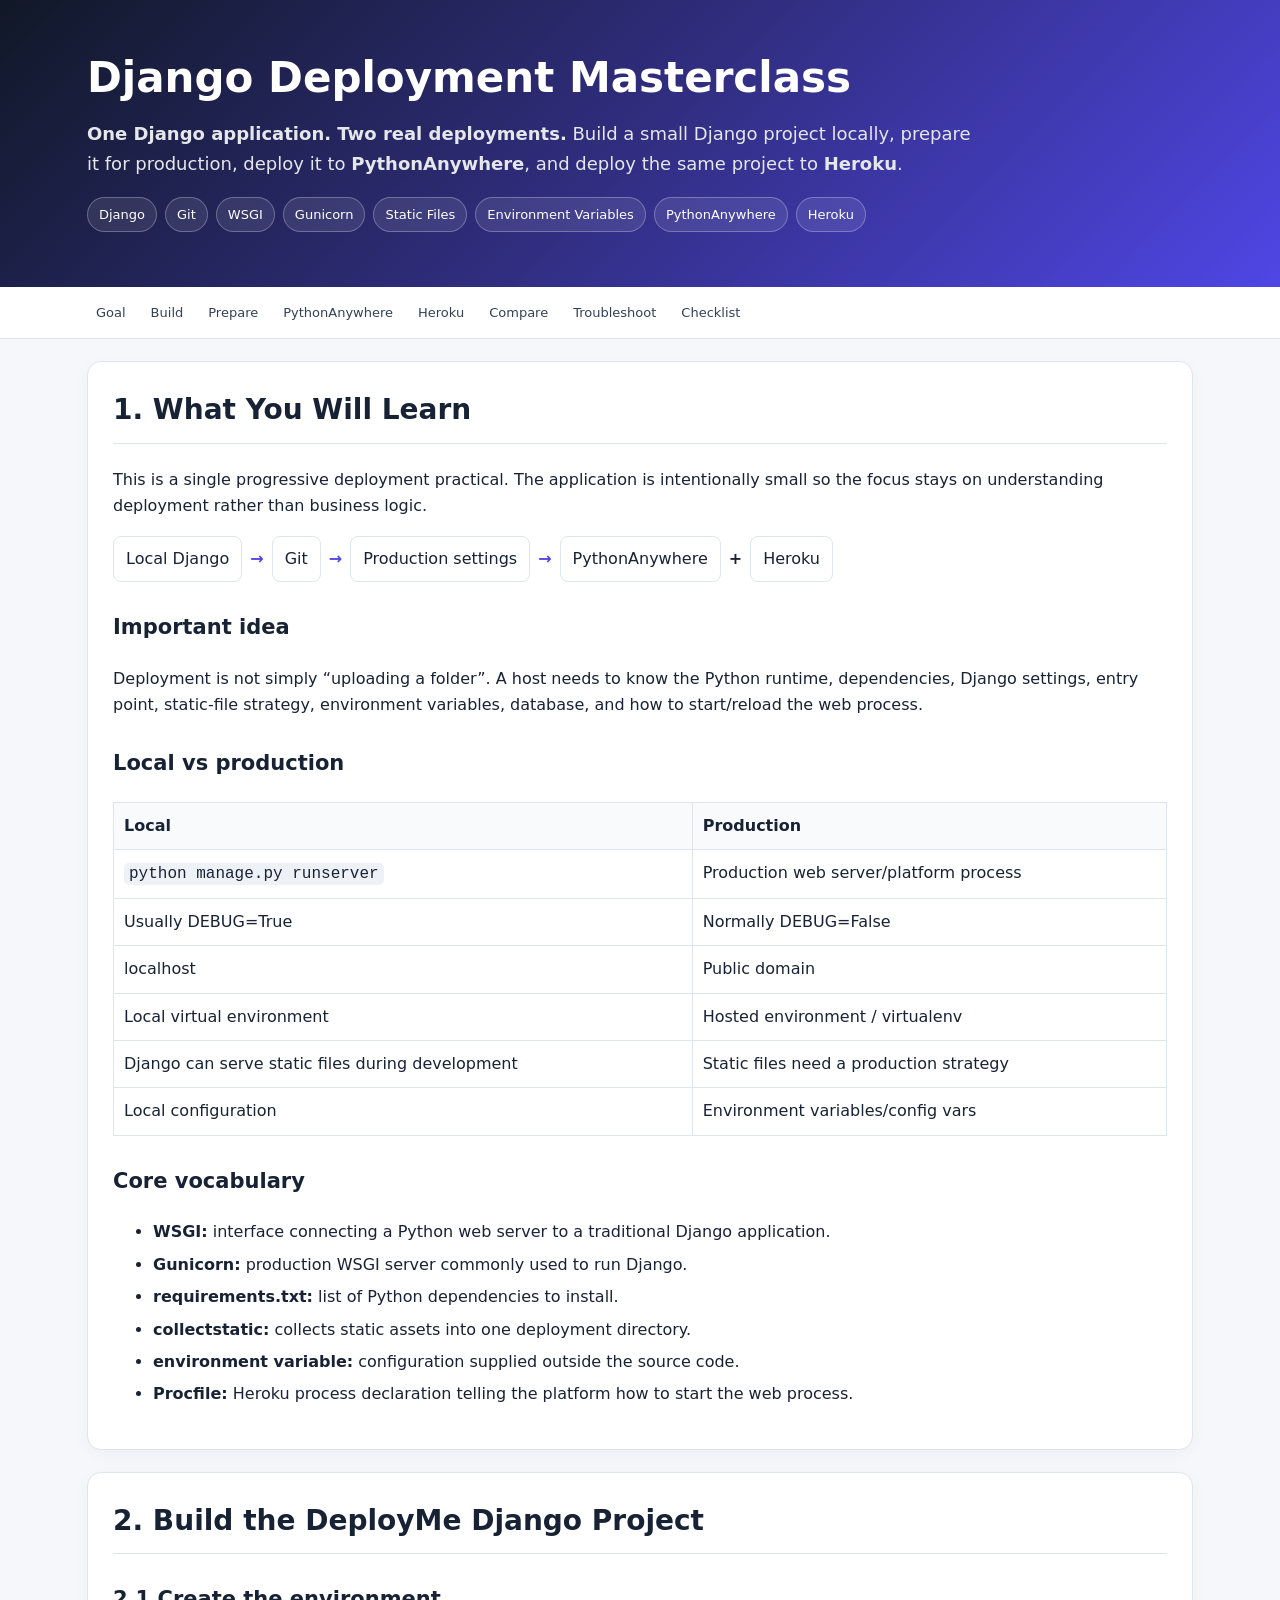
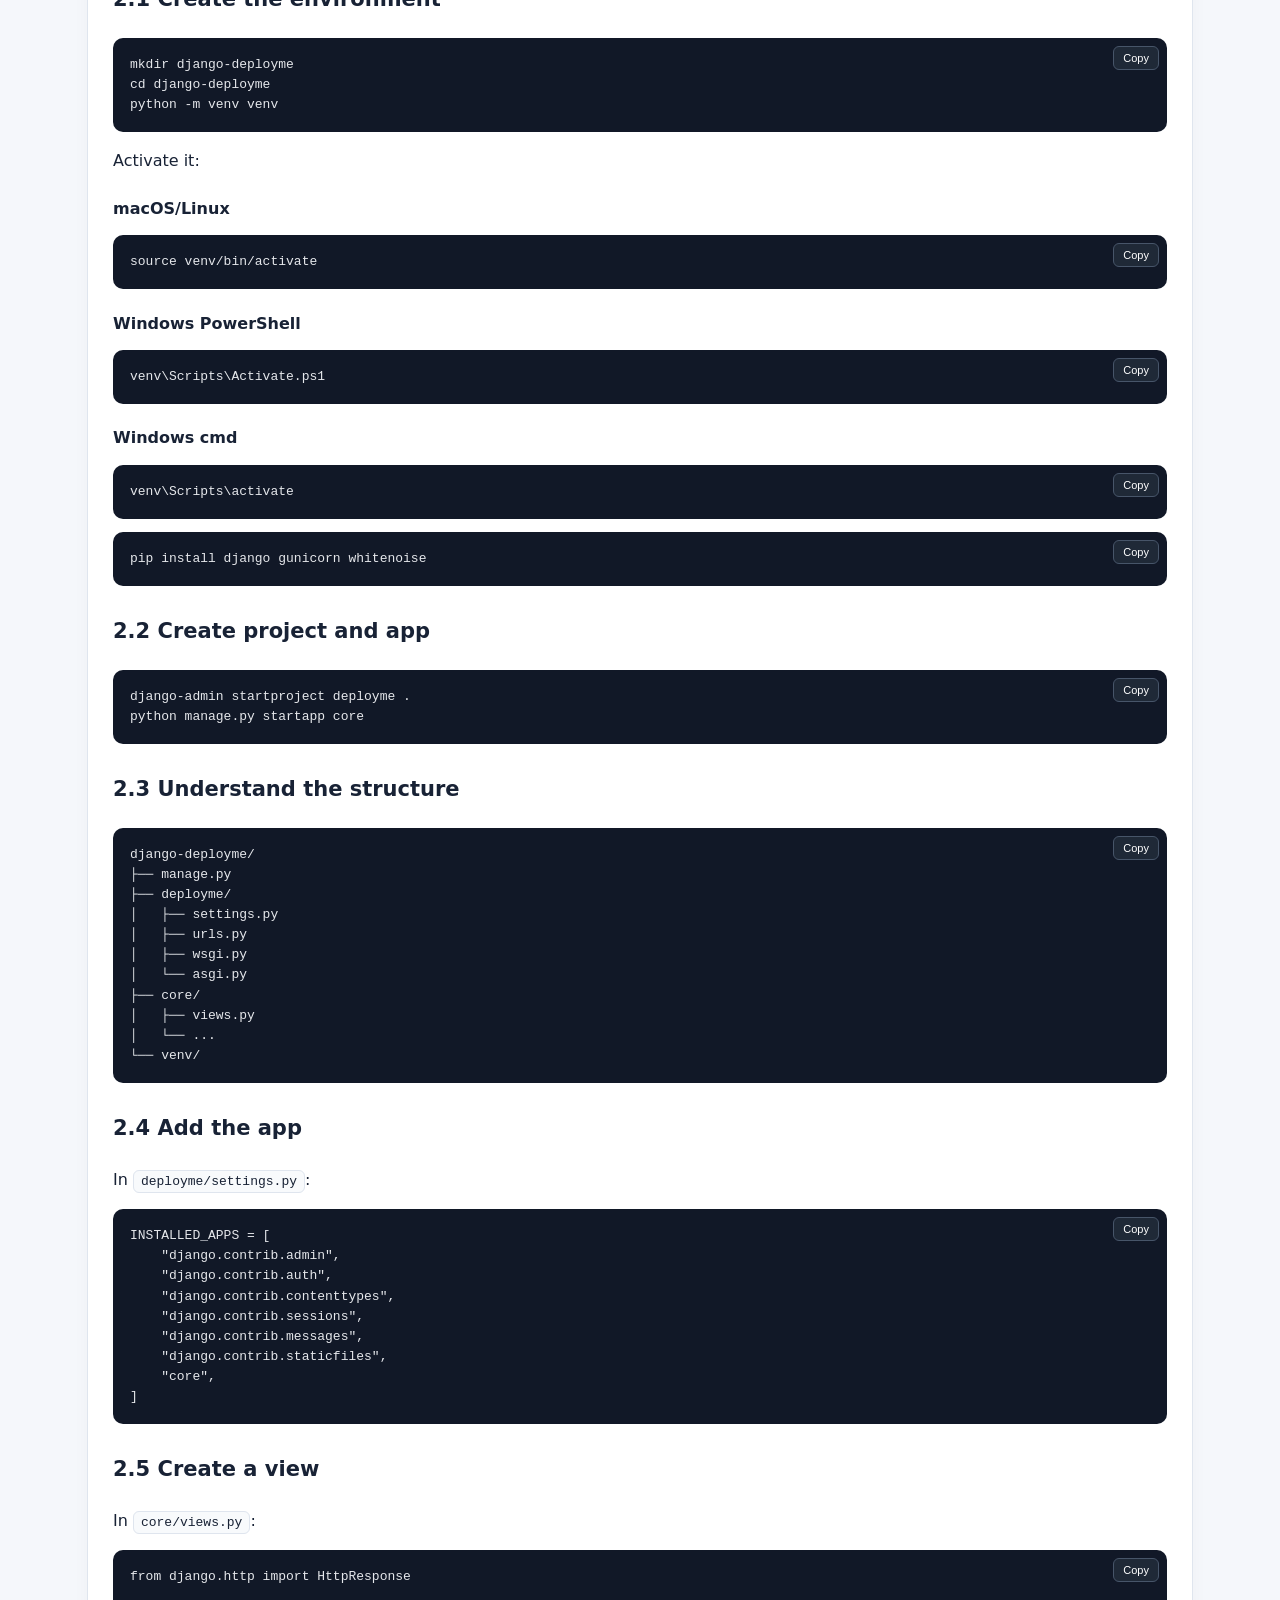
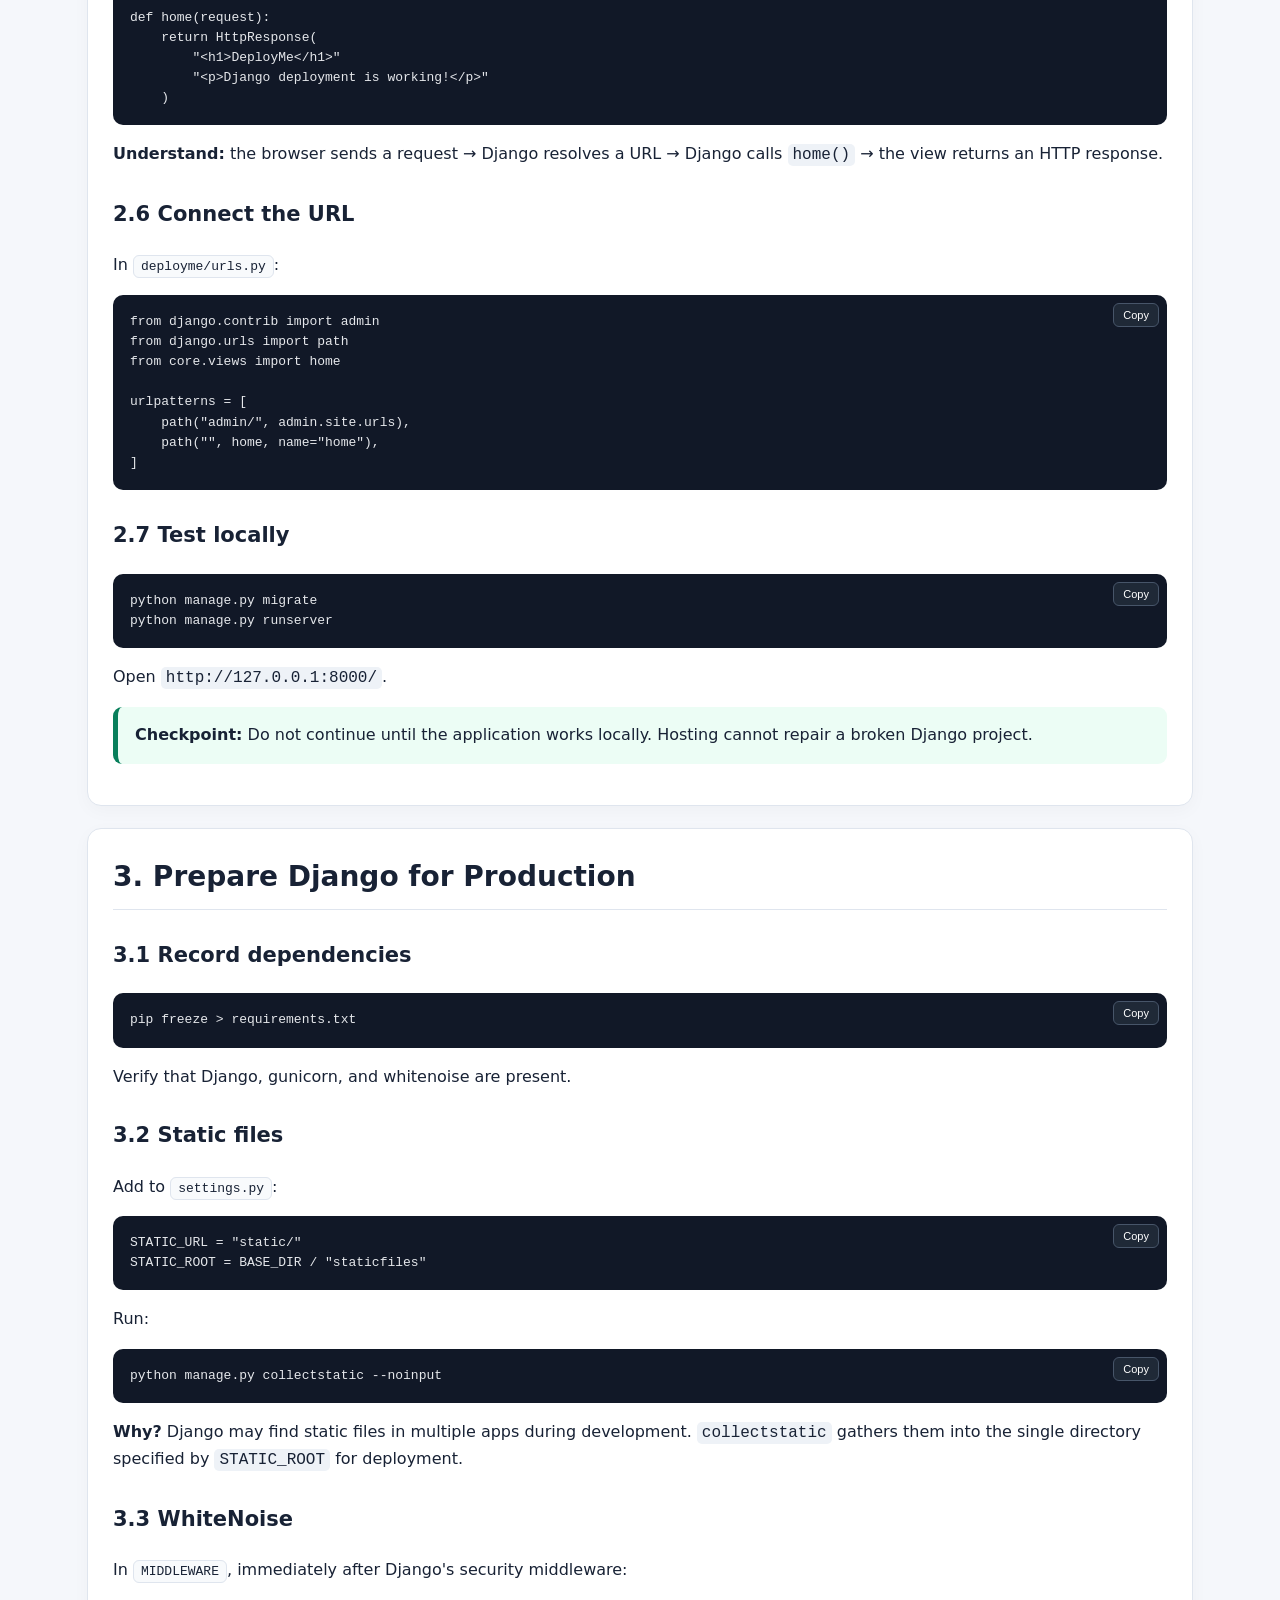
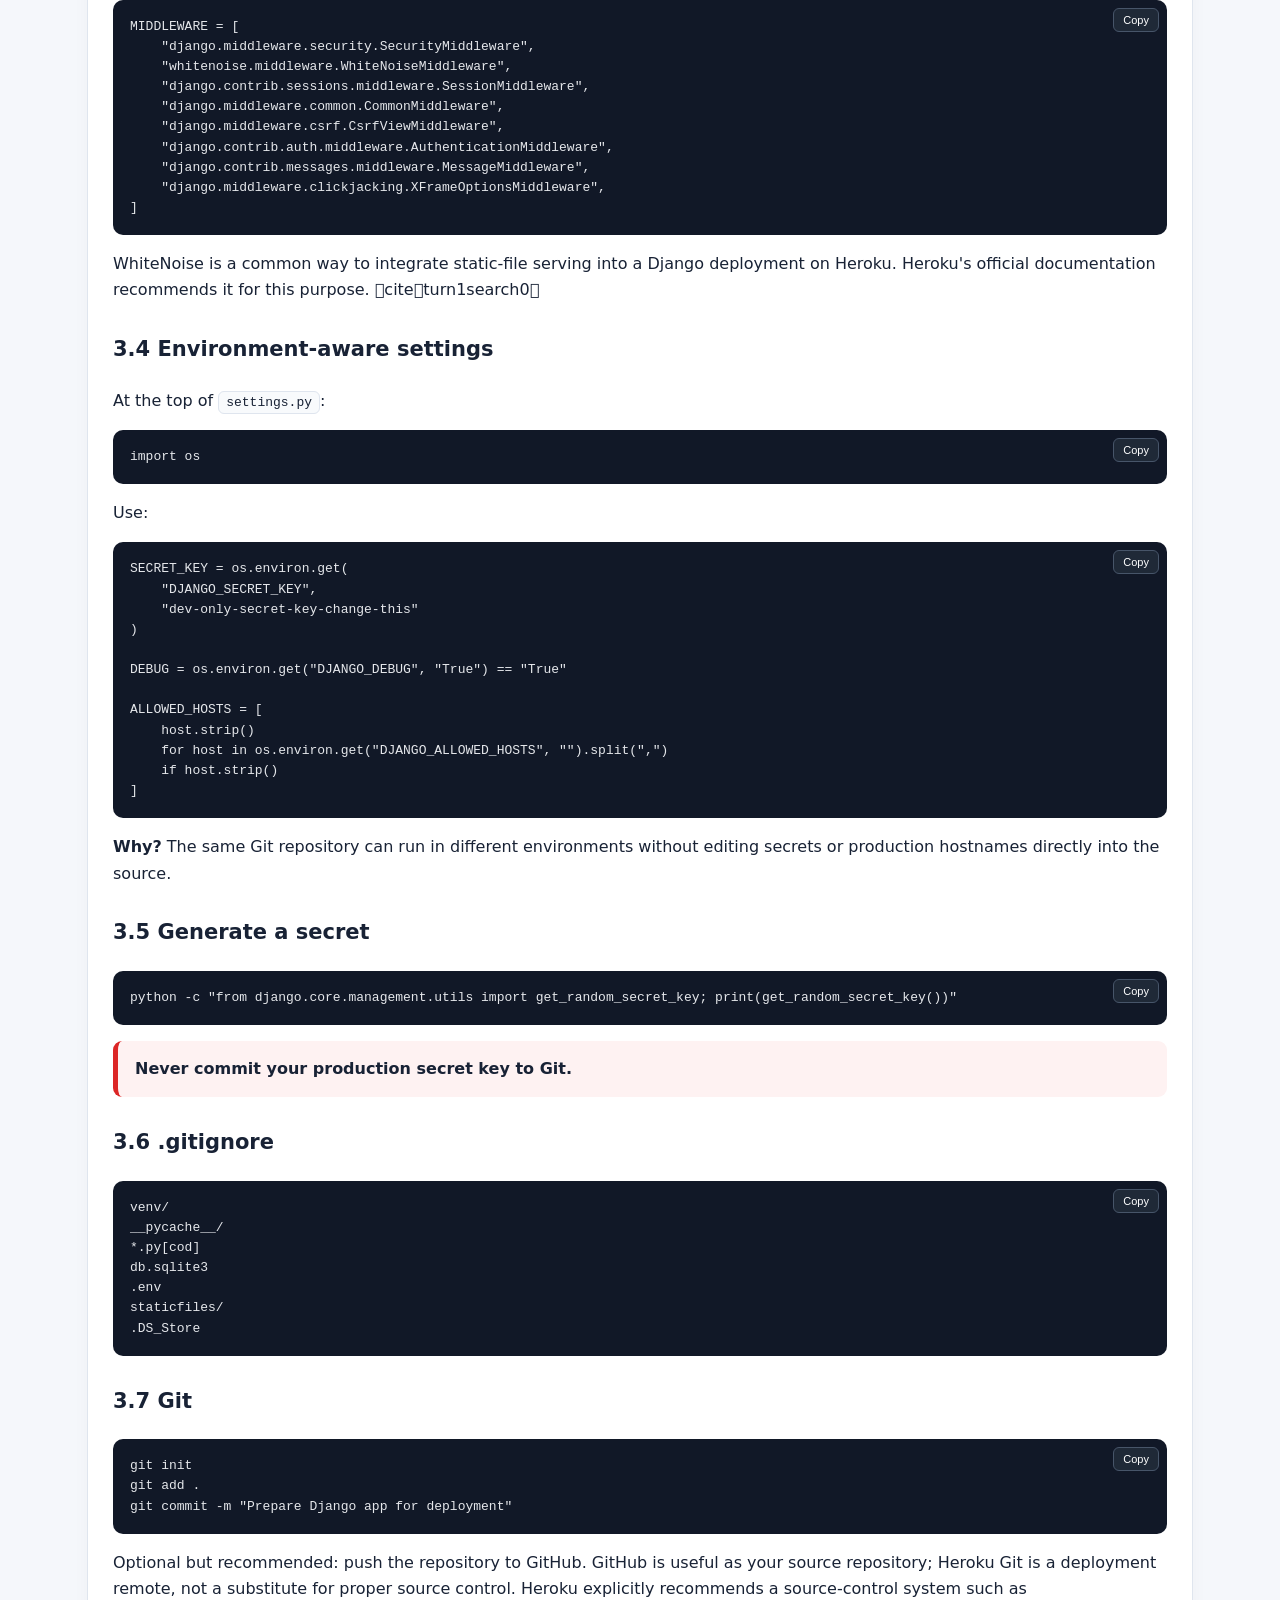
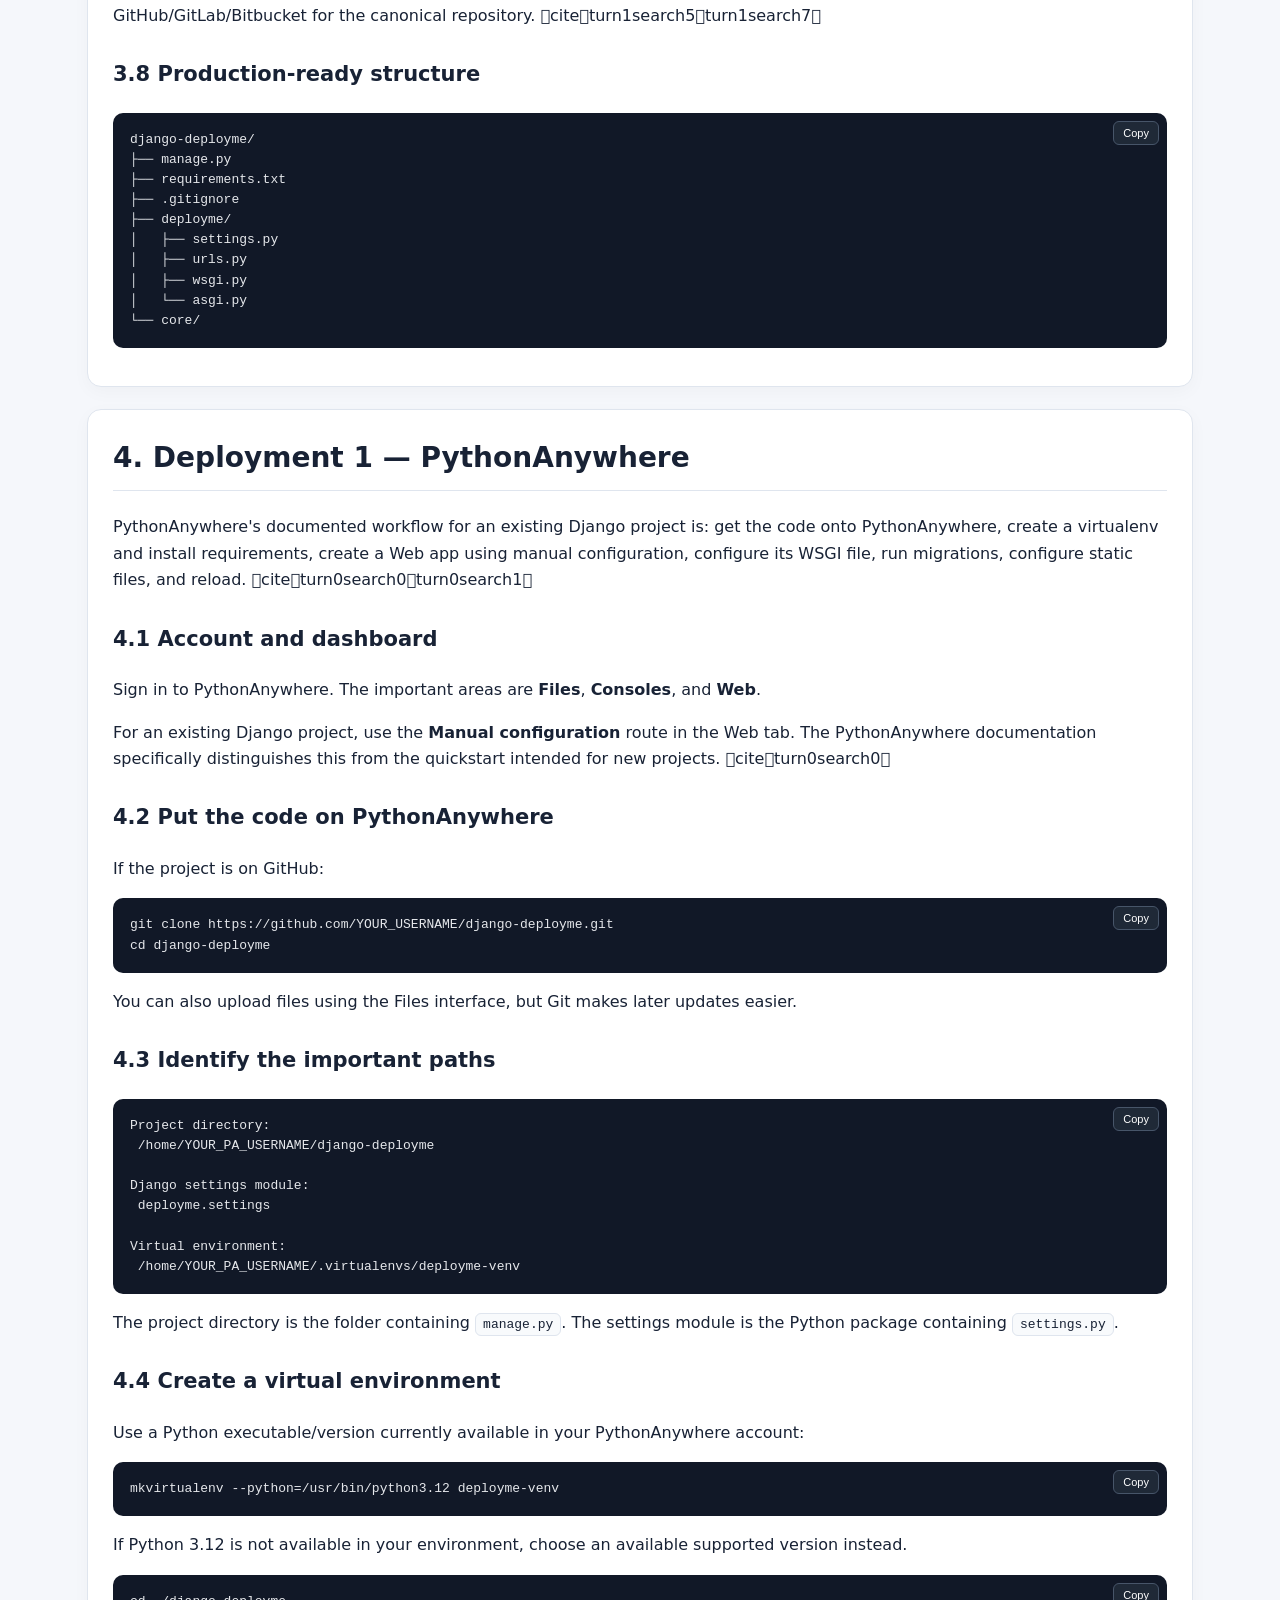
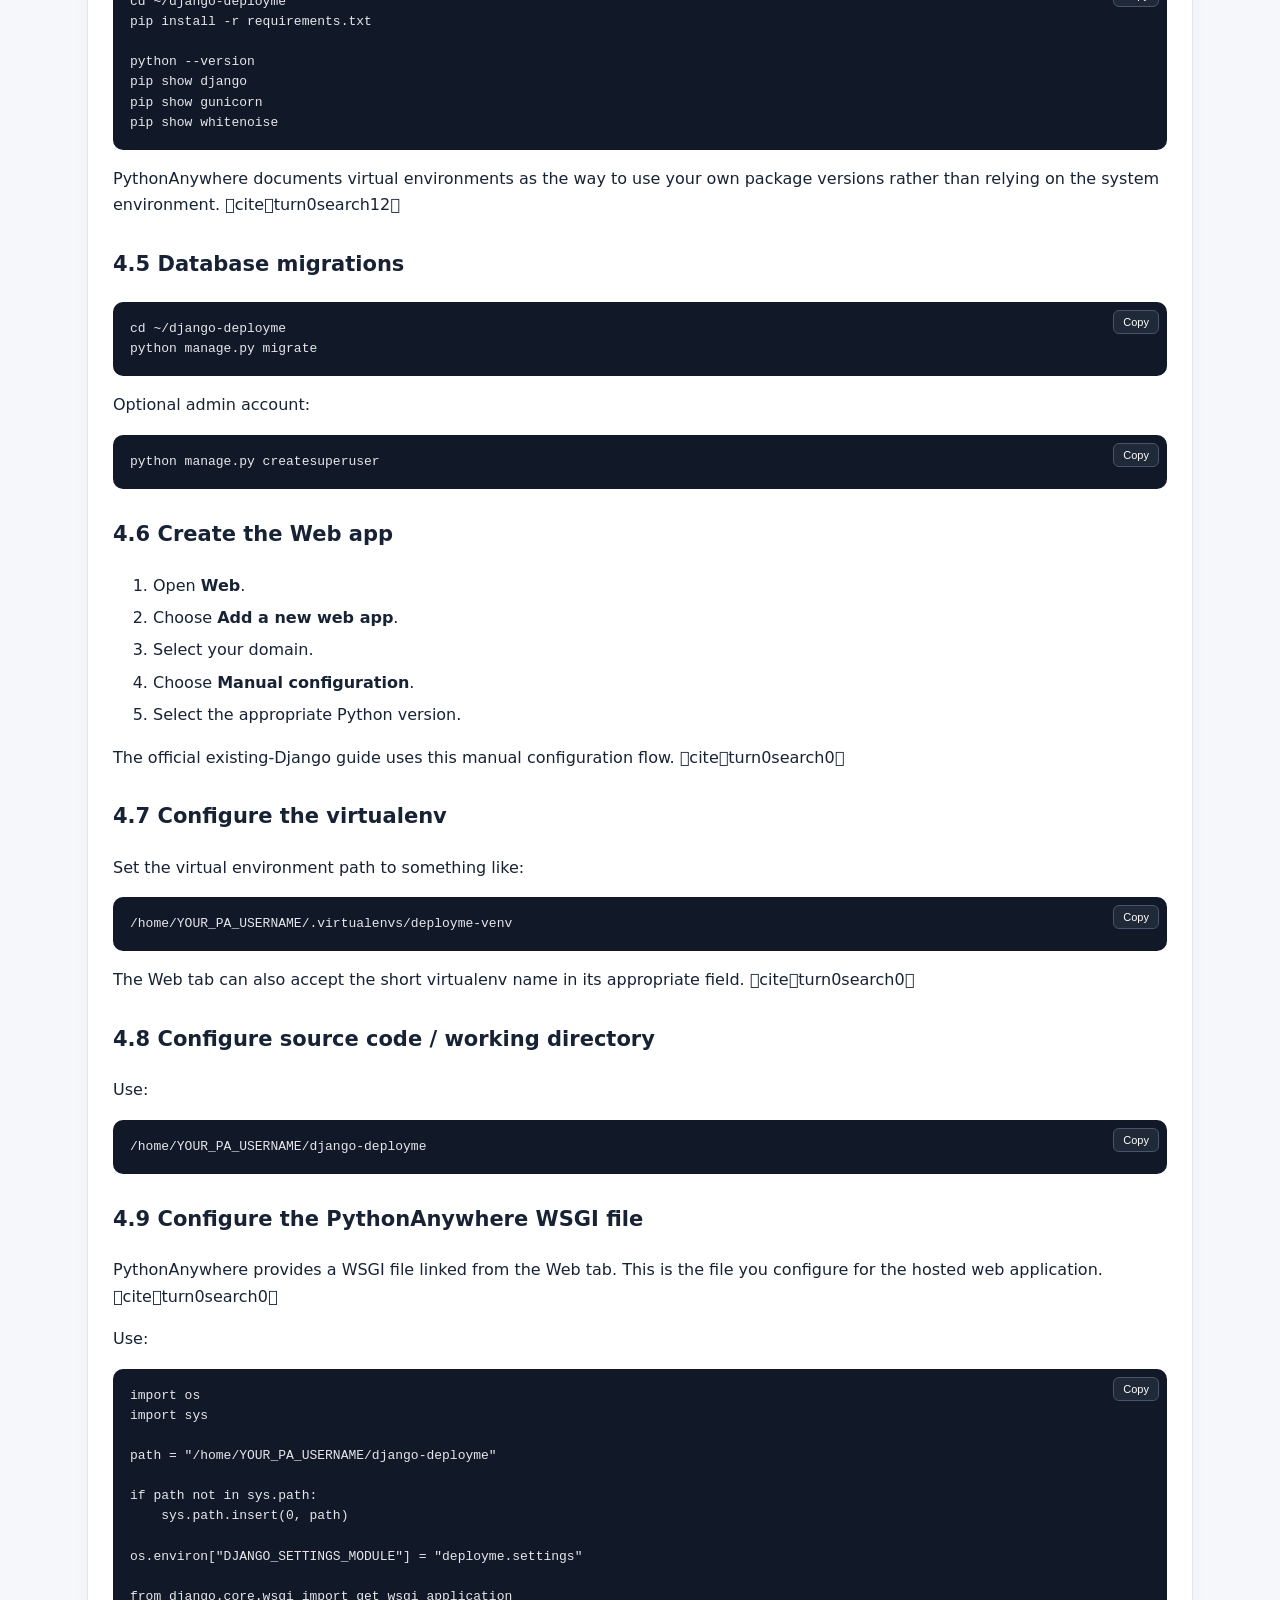
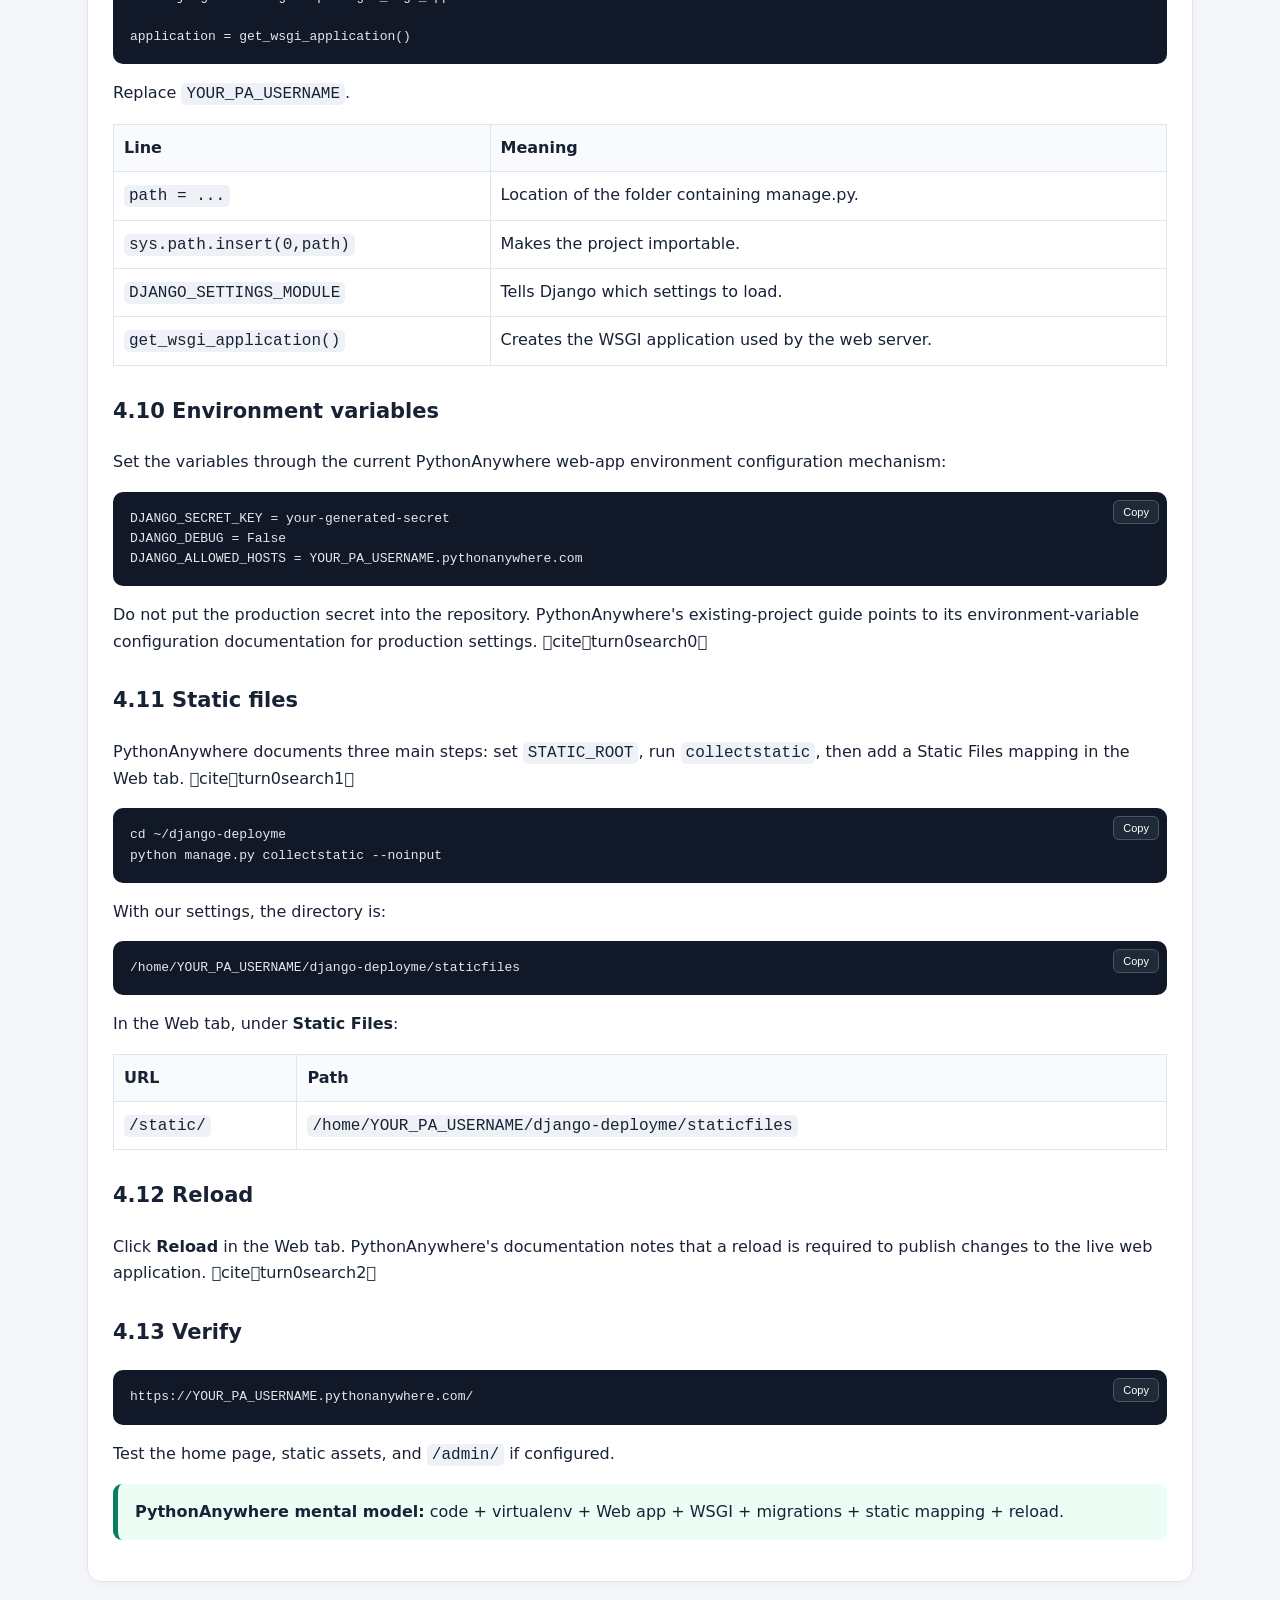
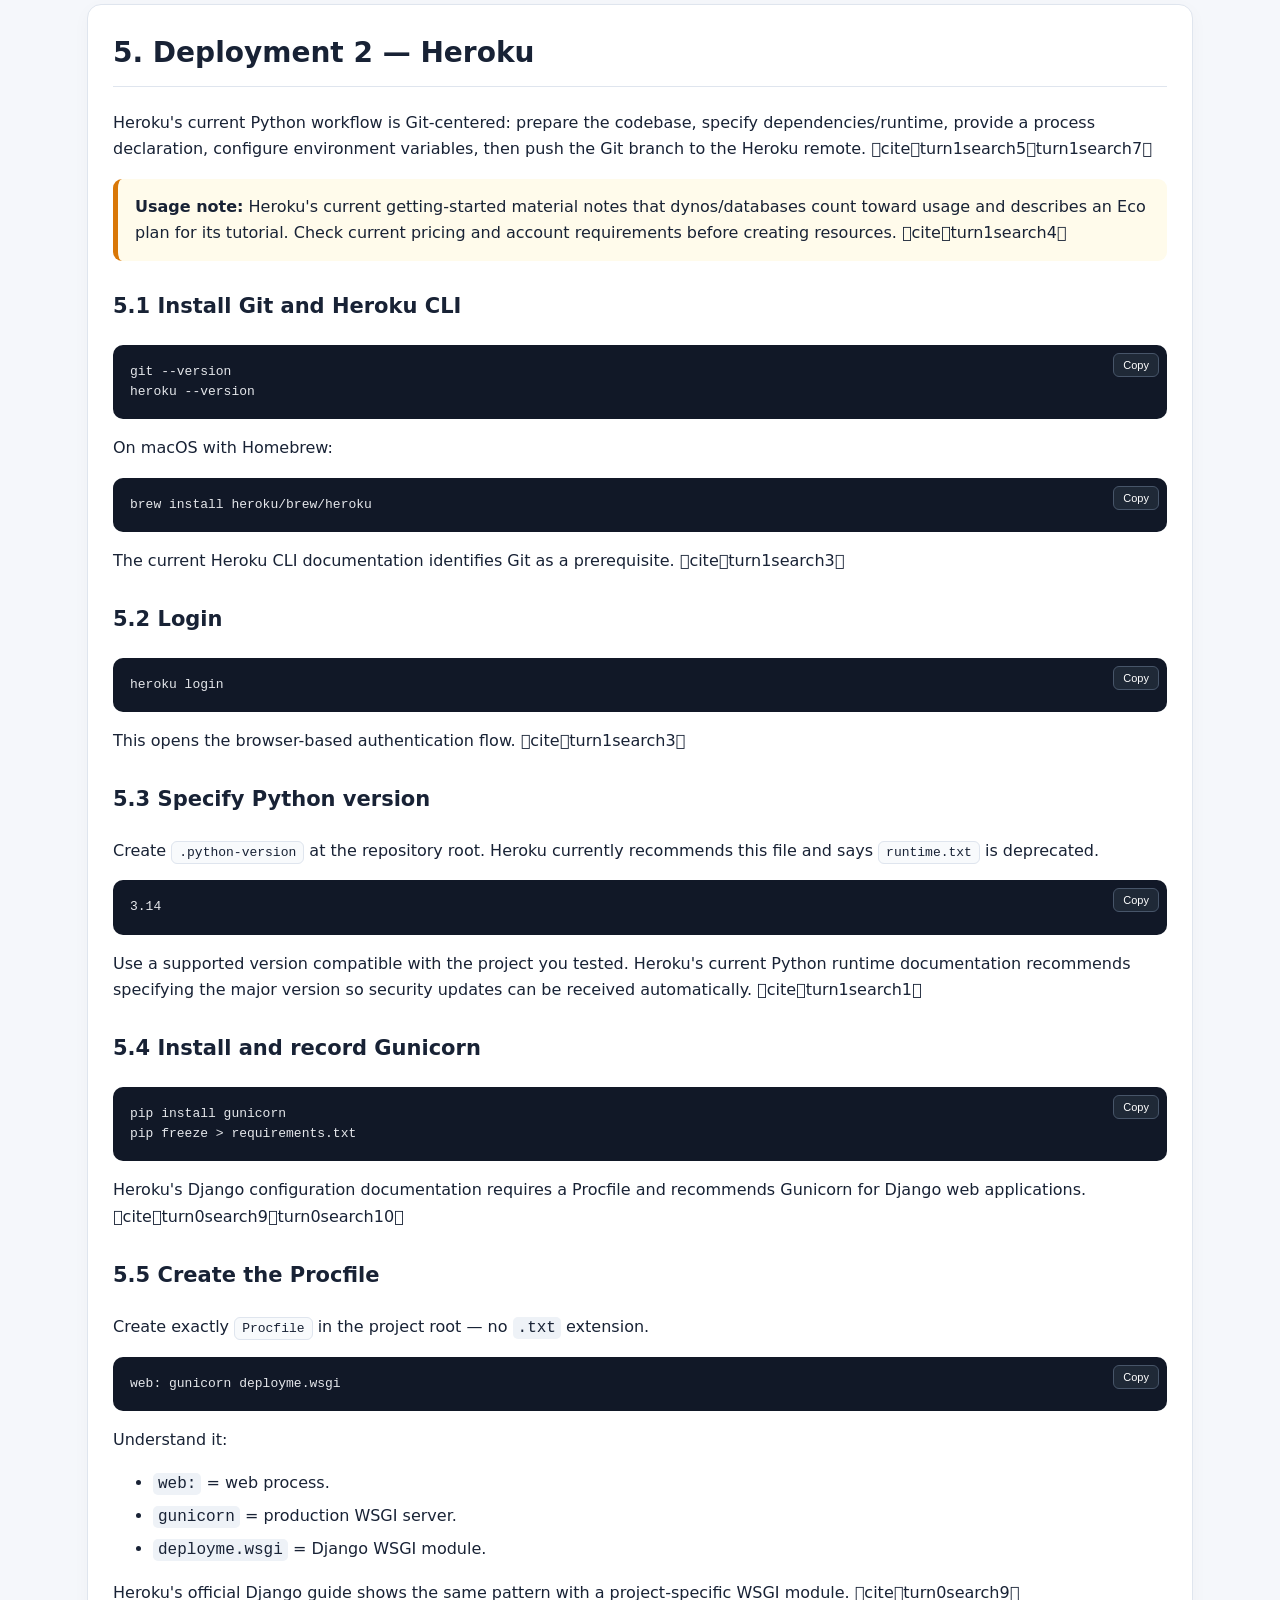
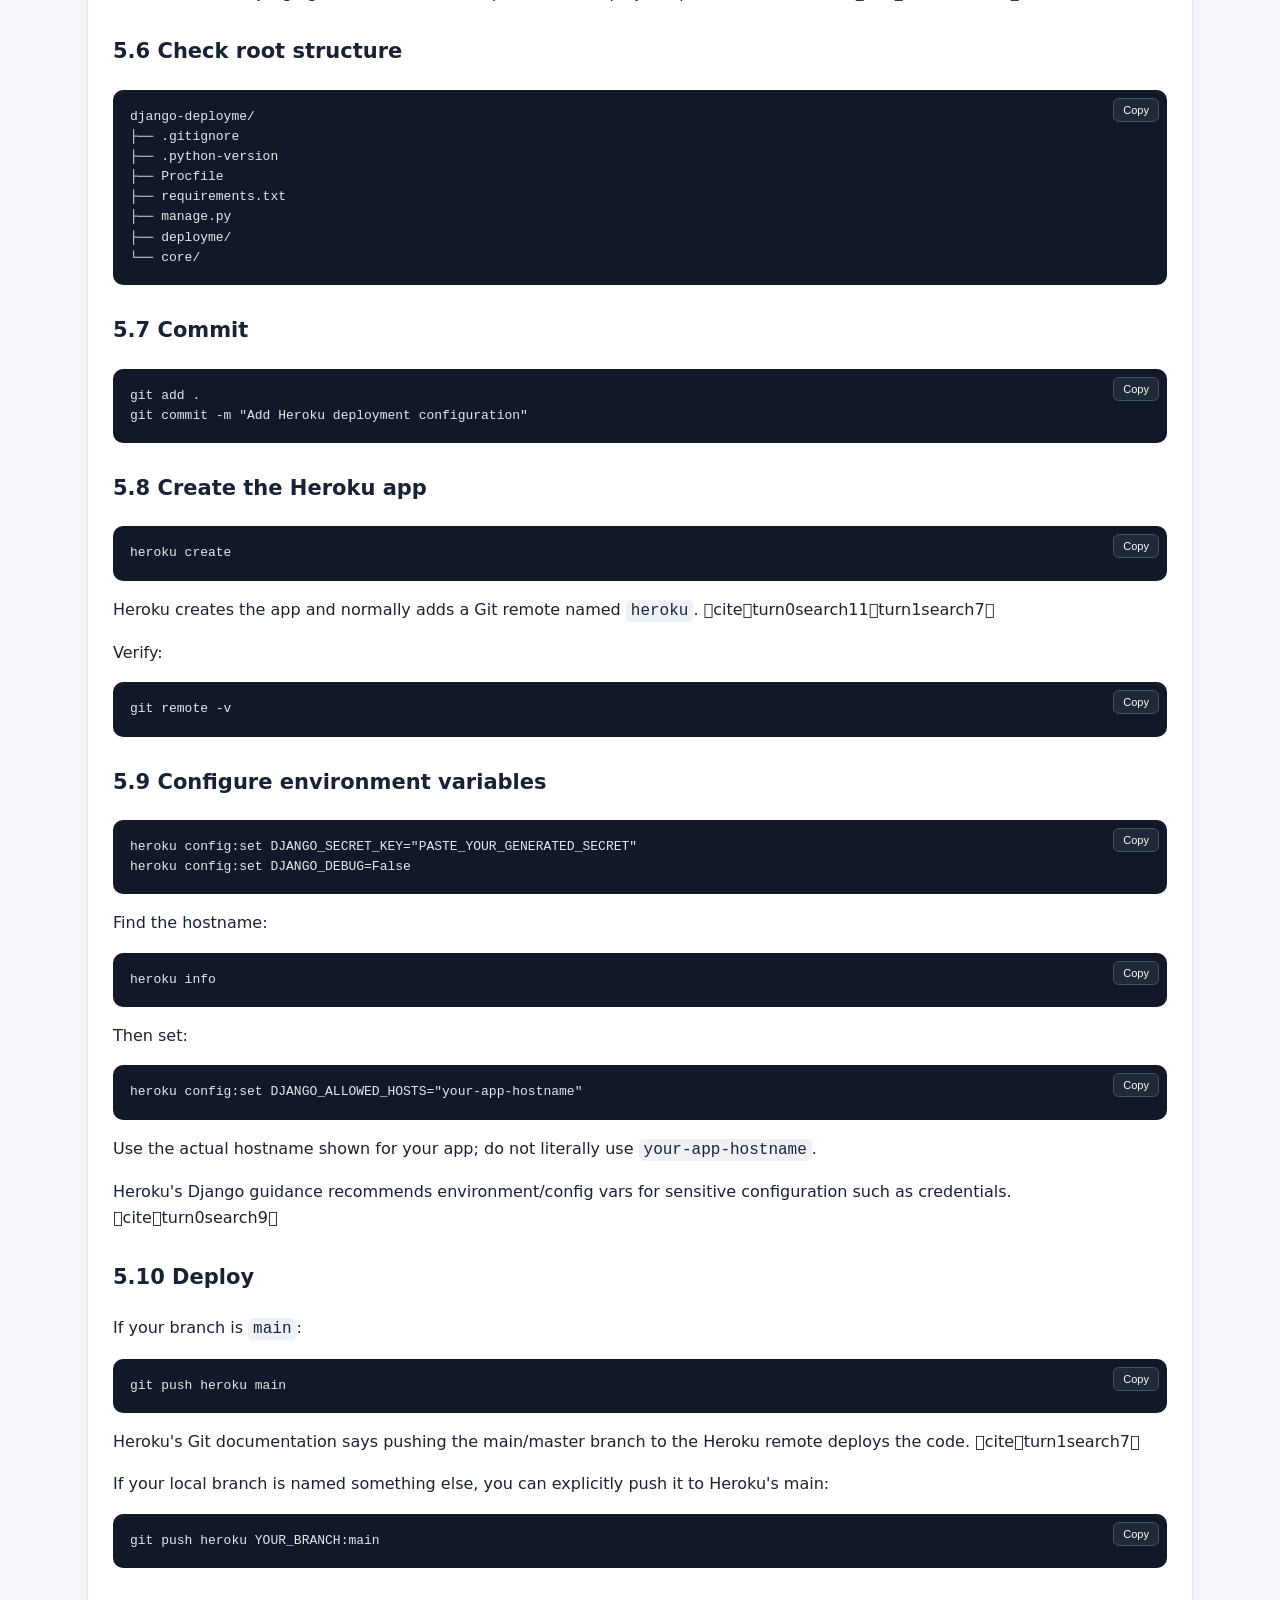
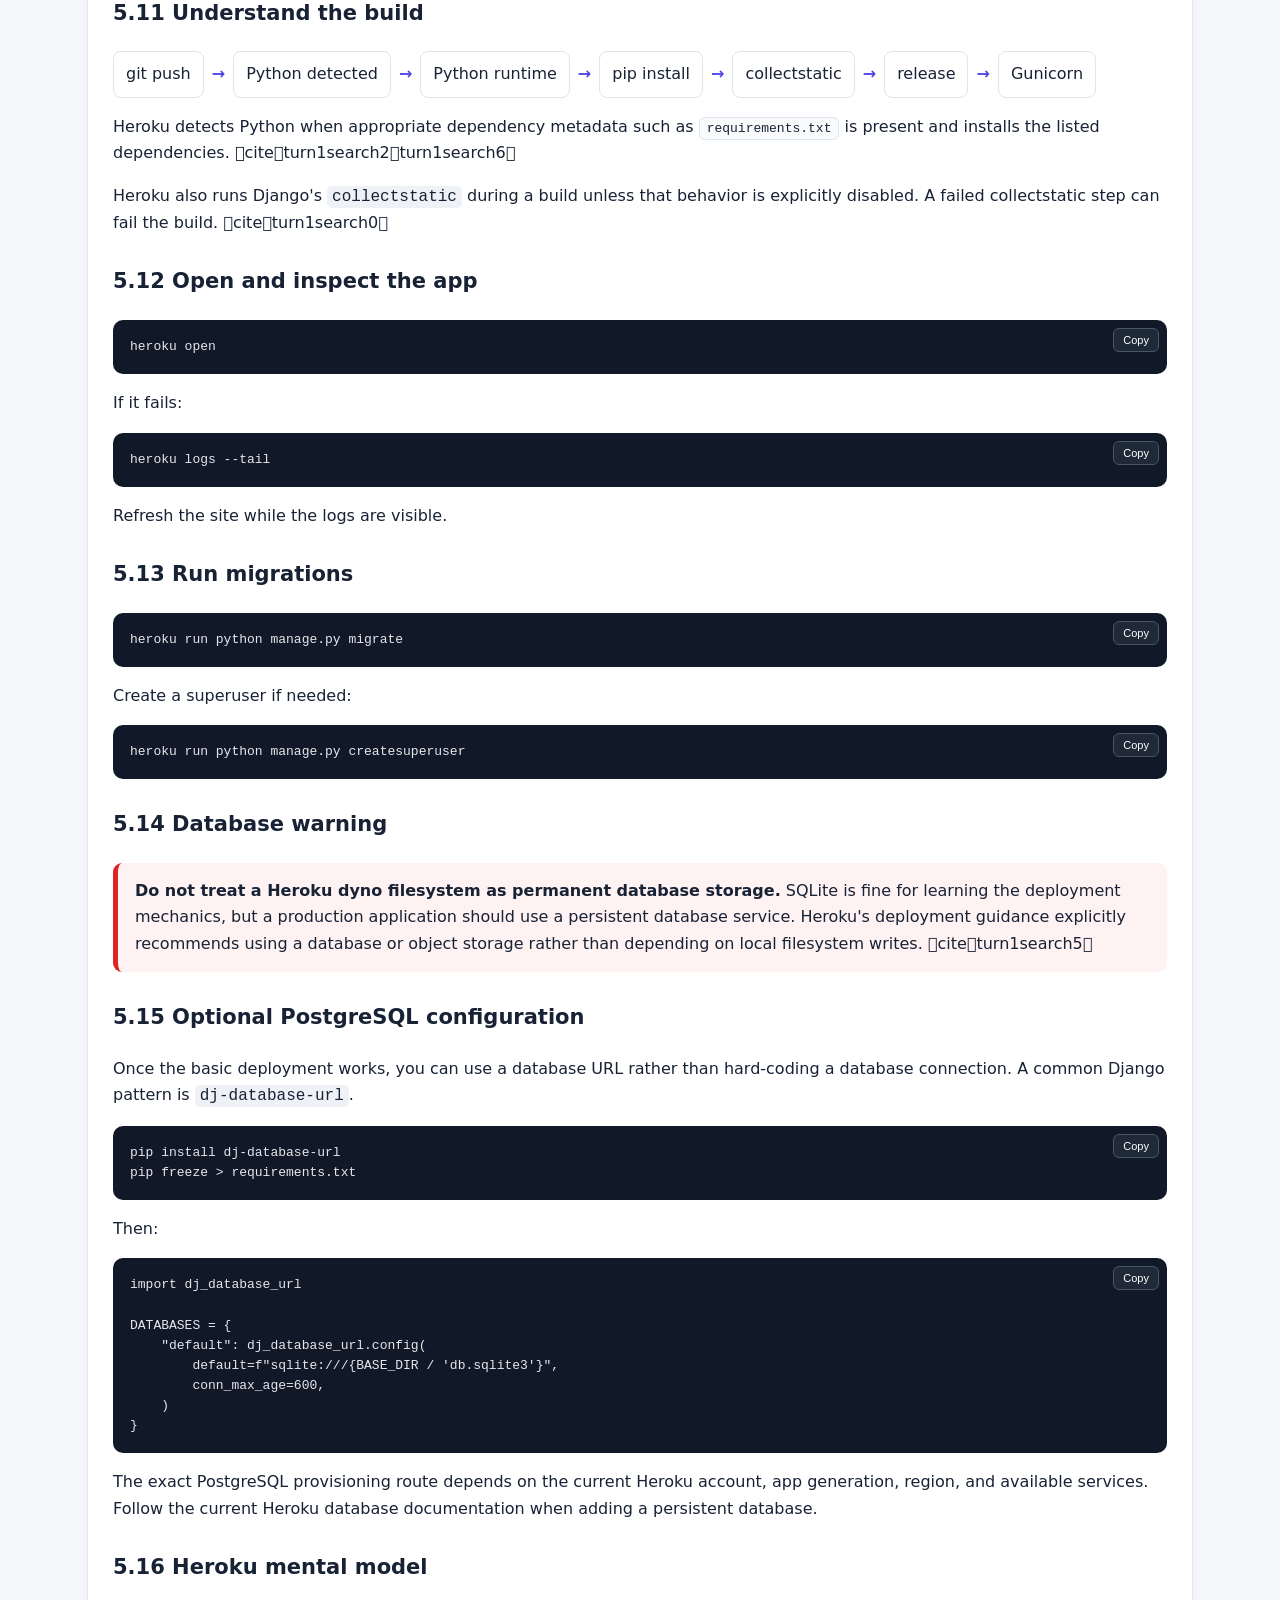
<file: exercise-6.html>
<!doctype html>
<html lang="en">
<head>
<meta charset="utf-8">
<meta name="viewport" content="width=device-width,initial-scale=1">
<title>Django Deployment Masterclass — PythonAnywhere & Heroku</title>
<style>
:root{--bg:#f5f7fb;--card:#fff;--ink:#182235;--muted:#617084;--line:#dfe5ee;--p:#4f46e5;--soft:#eef2ff;--code:#111827}
*{box-sizing:border-box}body{margin:0;background:var(--bg);color:var(--ink);font:16px/1.65 system-ui,-apple-system,"Segoe UI",sans-serif}
.container{max-width:1150px;margin:auto;padding:0 22px}.hero{background:linear-gradient(135deg,#111827,#312e81,#4f46e5);color:#fff;padding:55px 0}.hero h1{font-size:42px;line-height:1.1;margin:0 0 15px}.hero p{max-width:900px;color:#e5e7eb;font-size:18px}
.badges{display:flex;gap:8px;flex-wrap:wrap}.badge{padding:6px 11px;border:1px solid #ffffff44;border-radius:99px;background:#ffffff18;font-size:13px}
nav{position:sticky;top:0;z-index:5;background:white;border-bottom:1px solid var(--line)}.nav{display:flex;gap:7px;overflow:auto;padding:9px 22px}.nav a{padding:6px 9px;border-radius:7px;text-decoration:none;color:#334155;font-size:13px;white-space:nowrap}
.card{background:var(--card);border:1px solid var(--line);border-radius:14px;padding:25px;margin:22px 0;box-shadow:0 5px 18px #0f172a08}h2{font-size:28px;margin-top:0;border-bottom:1px solid var(--line);padding-bottom:9px}h3{font-size:21px;margin-top:28px}h4{margin-bottom:6px}
.callout{padding:15px 17px;border-left:5px solid var(--p);background:var(--soft);border-radius:9px;margin:16px 0}.warn{border-left-color:#d97706;background:#fffbeb}.good{border-left-color:#087f5b;background:#ecfdf5}.danger{border-left-color:#dc2626;background:#fef2f2}
pre{position:relative;background:var(--code);color:#e5e7eb;border-radius:10px;padding:17px;overflow:auto;font:13px/1.55 "SFMono-Regular",Consolas,monospace}code.inline{background:#eef2f7;padding:2px 5px;border-radius:5px}
.copy{position:absolute;right:8px;top:8px;background:#1f2937;color:#fff;border:1px solid #475569;border-radius:6px;padding:5px 9px;cursor:pointer;font-size:11px}
table{border-collapse:collapse;width:100%;margin:15px 0}th,td{border:1px solid var(--line);padding:10px;text-align:left;vertical-align:top}th{background:#f8fafc}
.flow{display:flex;flex-wrap:wrap;gap:8px;align-items:center;margin:16px 0}.flow span{background:white;border:1px solid var(--line);border-radius:8px;padding:9px 12px}.arrow{color:var(--p);font-weight:800}
.file{font:13px monospace;background:#f8fafc;border:1px solid var(--line);padding:3px 7px;border-radius:6px}.muted{color:var(--muted)}li{margin:6px 0}
details{background:white;border:1px solid var(--line);border-radius:9px;padding:10px 13px;margin:10px 0}summary{font-weight:700;cursor:pointer}
.check{list-style:none;padding-left:0}.check li:before{content:"☐";color:var(--p);font-weight:bold;margin-right:8px}
footer{background:#111827;color:#cbd5e1;padding:35px 0;margin-top:40px}a{color:#4338ca}
@media(max-width:700px){.hero h1{font-size:31px}.card{padding:18px}}
</style>
</head>
<body>
<header class="hero"><div class="container">
<h1>Django Deployment Masterclass</h1>
<p><strong>One Django application. Two real deployments.</strong> Build a small Django project locally, prepare it for production, deploy it to <strong>PythonAnywhere</strong>, and deploy the same project to <strong>Heroku</strong>.</p>
<div class="badges"><span class="badge">Django</span><span class="badge">Git</span><span class="badge">WSGI</span><span class="badge">Gunicorn</span><span class="badge">Static Files</span><span class="badge">Environment Variables</span><span class="badge">PythonAnywhere</span><span class="badge">Heroku</span></div>
</div></header>
<nav><div class="container nav">
<a href="#goal">Goal</a><a href="#build">Build</a><a href="#prepare">Prepare</a><a href="#pa">PythonAnywhere</a><a href="#heroku">Heroku</a><a href="#compare">Compare</a><a href="#debug">Troubleshoot</a><a href="#check">Checklist</a>
</div></nav>
<main class="container">

<section id="goal"><div class="card">
<h2>1. What You Will Learn</h2>
<p>This is a single progressive deployment practical. The application is intentionally small so the focus stays on understanding deployment rather than business logic.</p>
<div class="flow"><span>Local Django</span><b class="arrow">→</b><span>Git</span><b class="arrow">→</b><span>Production settings</span><b class="arrow">→</b><span>PythonAnywhere</span><b>+</b><span>Heroku</span></div>
<h3>Important idea</h3>
<p>Deployment is not simply “uploading a folder”. A host needs to know the Python runtime, dependencies, Django settings, entry point, static-file strategy, environment variables, database, and how to start/reload the web process.</p>
<h3>Local vs production</h3>
<table><tr><th>Local</th><th>Production</th></tr>
<tr><td><code class="inline">python manage.py runserver</code></td><td>Production web server/platform process</td></tr>
<tr><td>Usually DEBUG=True</td><td>Normally DEBUG=False</td></tr>
<tr><td>localhost</td><td>Public domain</td></tr>
<tr><td>Local virtual environment</td><td>Hosted environment / virtualenv</td></tr>
<tr><td>Django can serve static files during development</td><td>Static files need a production strategy</td></tr>
<tr><td>Local configuration</td><td>Environment variables/config vars</td></tr></table>
<h3>Core vocabulary</h3>
<ul>
<li><strong>WSGI:</strong> interface connecting a Python web server to a traditional Django application.</li>
<li><strong>Gunicorn:</strong> production WSGI server commonly used to run Django.</li>
<li><strong>requirements.txt:</strong> list of Python dependencies to install.</li>
<li><strong>collectstatic:</strong> collects static assets into one deployment directory.</li>
<li><strong>environment variable:</strong> configuration supplied outside the source code.</li>
<li><strong>Procfile:</strong> Heroku process declaration telling the platform how to start the web process.</li>
</ul>
</div></section>

<section id="build"><div class="card">
<h2>2. Build the DeployMe Django Project</h2>
<h3>2.1 Create the environment</h3>
<pre><code>mkdir django-deployme
cd django-deployme
python -m venv venv</code></pre>
<p>Activate it:</p>
<h4>macOS/Linux</h4><pre><code>source venv/bin/activate</code></pre>
<h4>Windows PowerShell</h4><pre><code>venv\Scripts\Activate.ps1</code></pre>
<h4>Windows cmd</h4><pre><code>venv\Scripts\activate</code></pre>
<pre><code>pip install django gunicorn whitenoise</code></pre>
<h3>2.2 Create project and app</h3>
<pre><code>django-admin startproject deployme .
python manage.py startapp core</code></pre>
<h3>2.3 Understand the structure</h3>
<pre><code>django-deployme/
├── manage.py
├── deployme/
│   ├── settings.py
│   ├── urls.py
│   ├── wsgi.py
│   └── asgi.py
├── core/
│   ├── views.py
│   └── ...
└── venv/</code></pre>
<h3>2.4 Add the app</h3>
<p>In <span class="file">deployme/settings.py</span>:</p>
<pre><code>INSTALLED_APPS = [
    "django.contrib.admin",
    "django.contrib.auth",
    "django.contrib.contenttypes",
    "django.contrib.sessions",
    "django.contrib.messages",
    "django.contrib.staticfiles",
    "core",
]</code></pre>
<h3>2.5 Create a view</h3>
<p>In <span class="file">core/views.py</span>:</p>
<pre><code>from django.http import HttpResponse

def home(request):
    return HttpResponse(
        "&lt;h1&gt;DeployMe&lt;/h1&gt;"
        "&lt;p&gt;Django deployment is working!&lt;/p&gt;"
    )</code></pre>
<p><strong>Understand:</strong> the browser sends a request → Django resolves a URL → Django calls <code class="inline">home()</code> → the view returns an HTTP response.</p>
<h3>2.6 Connect the URL</h3>
<p>In <span class="file">deployme/urls.py</span>:</p>
<pre><code>from django.contrib import admin
from django.urls import path
from core.views import home

urlpatterns = [
    path("admin/", admin.site.urls),
    path("", home, name="home"),
]</code></pre>
<h3>2.7 Test locally</h3>
<pre><code>python manage.py migrate
python manage.py runserver</code></pre>
<p>Open <code class="inline">http://127.0.0.1:8000/</code>.</p>
<div class="callout good"><strong>Checkpoint:</strong> Do not continue until the application works locally. Hosting cannot repair a broken Django project.</div>
</div></section>

<section id="prepare"><div class="card">
<h2>3. Prepare Django for Production</h2>
<h3>3.1 Record dependencies</h3>
<pre><code>pip freeze &gt; requirements.txt</code></pre>
<p>Verify that Django, gunicorn, and whitenoise are present.</p>

<h3>3.2 Static files</h3>
<p>Add to <span class="file">settings.py</span>:</p>
<pre><code>STATIC_URL = "static/"
STATIC_ROOT = BASE_DIR / "staticfiles"</code></pre>
<p>Run:</p>
<pre><code>python manage.py collectstatic --noinput</code></pre>
<p><strong>Why?</strong> Django may find static files in multiple apps during development. <code class="inline">collectstatic</code> gathers them into the single directory specified by <code class="inline">STATIC_ROOT</code> for deployment.</p>

<h3>3.3 WhiteNoise</h3>
<p>In <span class="file">MIDDLEWARE</span>, immediately after Django's security middleware:</p>
<pre><code>MIDDLEWARE = [
    "django.middleware.security.SecurityMiddleware",
    "whitenoise.middleware.WhiteNoiseMiddleware",
    "django.contrib.sessions.middleware.SessionMiddleware",
    "django.middleware.common.CommonMiddleware",
    "django.middleware.csrf.CsrfViewMiddleware",
    "django.contrib.auth.middleware.AuthenticationMiddleware",
    "django.contrib.messages.middleware.MessageMiddleware",
    "django.middleware.clickjacking.XFrameOptionsMiddleware",
]</code></pre>
<p>WhiteNoise is a common way to integrate static-file serving into a Django deployment on Heroku. Heroku's official documentation recommends it for this purpose. citeturn1search0</p>

<h3>3.4 Environment-aware settings</h3>
<p>At the top of <span class="file">settings.py</span>:</p>
<pre><code>import os</code></pre>
<p>Use:</p>
<pre><code>SECRET_KEY = os.environ.get(
    "DJANGO_SECRET_KEY",
    "dev-only-secret-key-change-this"
)

DEBUG = os.environ.get("DJANGO_DEBUG", "True") == "True"

ALLOWED_HOSTS = [
    host.strip()
    for host in os.environ.get("DJANGO_ALLOWED_HOSTS", "").split(",")
    if host.strip()
]</code></pre>
<p><strong>Why?</strong> The same Git repository can run in different environments without editing secrets or production hostnames directly into the source.</p>

<h3>3.5 Generate a secret</h3>
<pre><code>python -c "from django.core.management.utils import get_random_secret_key; print(get_random_secret_key())"</code></pre>
<div class="callout danger"><strong>Never commit your production secret key to Git.</strong></div>

<h3>3.6 .gitignore</h3>
<pre><code>venv/
__pycache__/
*.py[cod]
db.sqlite3
.env
staticfiles/
.DS_Store</code></pre>

<h3>3.7 Git</h3>
<pre><code>git init
git add .
git commit -m "Prepare Django app for deployment"</code></pre>
<p>Optional but recommended: push the repository to GitHub. GitHub is useful as your source repository; Heroku Git is a deployment remote, not a substitute for proper source control. Heroku explicitly recommends a source-control system such as GitHub/GitLab/Bitbucket for the canonical repository. citeturn1search5turn1search7</p>

<h3>3.8 Production-ready structure</h3>
<pre><code>django-deployme/
├── manage.py
├── requirements.txt
├── .gitignore
├── deployme/
│   ├── settings.py
│   ├── urls.py
│   ├── wsgi.py
│   └── asgi.py
└── core/</code></pre>
</div></section>

<section id="pa"><div class="card">
<h2>4. Deployment 1 — PythonAnywhere</h2>
<p>PythonAnywhere's documented workflow for an existing Django project is: get the code onto PythonAnywhere, create a virtualenv and install requirements, create a Web app using manual configuration, configure its WSGI file, run migrations, configure static files, and reload. citeturn0search0turn0search1</p>

<h3>4.1 Account and dashboard</h3>
<p>Sign in to PythonAnywhere. The important areas are <strong>Files</strong>, <strong>Consoles</strong>, and <strong>Web</strong>.</p>
<p>For an existing Django project, use the <strong>Manual configuration</strong> route in the Web tab. The PythonAnywhere documentation specifically distinguishes this from the quickstart intended for new projects. citeturn0search0</p>

<h3>4.2 Put the code on PythonAnywhere</h3>
<p>If the project is on GitHub:</p>
<pre><code>git clone https://github.com/YOUR_USERNAME/django-deployme.git
cd django-deployme</code></pre>
<p>You can also upload files using the Files interface, but Git makes later updates easier.</p>

<h3>4.3 Identify the important paths</h3>
<pre><code>Project directory:
 /home/YOUR_PA_USERNAME/django-deployme

Django settings module:
 deployme.settings

Virtual environment:
 /home/YOUR_PA_USERNAME/.virtualenvs/deployme-venv</code></pre>
<p>The project directory is the folder containing <span class="file">manage.py</span>. The settings module is the Python package containing <span class="file">settings.py</span>.</p>

<h3>4.4 Create a virtual environment</h3>
<p>Use a Python executable/version currently available in your PythonAnywhere account:</p>
<pre><code>mkvirtualenv --python=/usr/bin/python3.12 deployme-venv</code></pre>
<p>If Python 3.12 is not available in your environment, choose an available supported version instead.</p>
<pre><code>cd ~/django-deployme
pip install -r requirements.txt

python --version
pip show django
pip show gunicorn
pip show whitenoise</code></pre>
<p>PythonAnywhere documents virtual environments as the way to use your own package versions rather than relying on the system environment. citeturn0search12</p>

<h3>4.5 Database migrations</h3>
<pre><code>cd ~/django-deployme
python manage.py migrate</code></pre>
<p>Optional admin account:</p>
<pre><code>python manage.py createsuperuser</code></pre>

<h3>4.6 Create the Web app</h3>
<ol>
<li>Open <strong>Web</strong>.</li>
<li>Choose <strong>Add a new web app</strong>.</li>
<li>Select your domain.</li>
<li>Choose <strong>Manual configuration</strong>.</li>
<li>Select the appropriate Python version.</li>
</ol>
<p>The official existing-Django guide uses this manual configuration flow. citeturn0search0</p>

<h3>4.7 Configure the virtualenv</h3>
<p>Set the virtual environment path to something like:</p>
<pre><code>/home/YOUR_PA_USERNAME/.virtualenvs/deployme-venv</code></pre>
<p>The Web tab can also accept the short virtualenv name in its appropriate field. citeturn0search0</p>

<h3>4.8 Configure source code / working directory</h3>
<p>Use:</p>
<pre><code>/home/YOUR_PA_USERNAME/django-deployme</code></pre>

<h3>4.9 Configure the PythonAnywhere WSGI file</h3>
<p>PythonAnywhere provides a WSGI file linked from the Web tab. This is the file you configure for the hosted web application. citeturn0search0</p>
<p>Use:</p>
<pre><code>import os
import sys

path = "/home/YOUR_PA_USERNAME/django-deployme"

if path not in sys.path:
    sys.path.insert(0, path)

os.environ["DJANGO_SETTINGS_MODULE"] = "deployme.settings"

from django.core.wsgi import get_wsgi_application

application = get_wsgi_application()</code></pre>
<p>Replace <code class="inline">YOUR_PA_USERNAME</code>.</p>
<table><tr><th>Line</th><th>Meaning</th></tr>
<tr><td><code class="inline">path = ...</code></td><td>Location of the folder containing manage.py.</td></tr>
<tr><td><code class="inline">sys.path.insert(0,path)</code></td><td>Makes the project importable.</td></tr>
<tr><td><code class="inline">DJANGO_SETTINGS_MODULE</code></td><td>Tells Django which settings to load.</td></tr>
<tr><td><code class="inline">get_wsgi_application()</code></td><td>Creates the WSGI application used by the web server.</td></tr></table>

<h3>4.10 Environment variables</h3>
<p>Set the variables through the current PythonAnywhere web-app environment configuration mechanism:</p>
<pre><code>DJANGO_SECRET_KEY = your-generated-secret
DJANGO_DEBUG = False
DJANGO_ALLOWED_HOSTS = YOUR_PA_USERNAME.pythonanywhere.com</code></pre>
<p>Do not put the production secret into the repository. PythonAnywhere's existing-project guide points to its environment-variable configuration documentation for production settings. citeturn0search0</p>

<h3>4.11 Static files</h3>
<p>PythonAnywhere documents three main steps: set <code class="inline">STATIC_ROOT</code>, run <code class="inline">collectstatic</code>, then add a Static Files mapping in the Web tab. citeturn0search1</p>
<pre><code>cd ~/django-deployme
python manage.py collectstatic --noinput</code></pre>
<p>With our settings, the directory is:</p>
<pre><code>/home/YOUR_PA_USERNAME/django-deployme/staticfiles</code></pre>
<p>In the Web tab, under <strong>Static Files</strong>:</p>
<table><tr><th>URL</th><th>Path</th></tr>
<tr><td><code class="inline">/static/</code></td><td><code class="inline">/home/YOUR_PA_USERNAME/django-deployme/staticfiles</code></td></tr></table>

<h3>4.12 Reload</h3>
<p>Click <strong>Reload</strong> in the Web tab. PythonAnywhere's documentation notes that a reload is required to publish changes to the live web application. citeturn0search2</p>

<h3>4.13 Verify</h3>
<pre><code>https://YOUR_PA_USERNAME.pythonanywhere.com/</code></pre>
<p>Test the home page, static assets, and <code class="inline">/admin/</code> if configured.</p>
<div class="callout good"><strong>PythonAnywhere mental model:</strong> code + virtualenv + Web app + WSGI + migrations + static mapping + reload.</div>
</div></section>

<section id="heroku"><div class="card">
<h2>5. Deployment 2 — Heroku</h2>
<p>Heroku's current Python workflow is Git-centered: prepare the codebase, specify dependencies/runtime, provide a process declaration, configure environment variables, then push the Git branch to the Heroku remote. citeturn1search5turn1search7</p>

<div class="callout warn"><strong>Usage note:</strong> Heroku's current getting-started material notes that dynos/databases count toward usage and describes an Eco plan for its tutorial. Check current pricing and account requirements before creating resources. citeturn1search4</div>

<h3>5.1 Install Git and Heroku CLI</h3>
<pre><code>git --version
heroku --version</code></pre>
<p>On macOS with Homebrew:</p>
<pre><code>brew install heroku/brew/heroku</code></pre>
<p>The current Heroku CLI documentation identifies Git as a prerequisite. citeturn1search3</p>

<h3>5.2 Login</h3>
<pre><code>heroku login</code></pre>
<p>This opens the browser-based authentication flow. citeturn1search3</p>

<h3>5.3 Specify Python version</h3>
<p>Create <span class="file">.python-version</span> at the repository root. Heroku currently recommends this file and says <span class="file">runtime.txt</span> is deprecated.</p>
<pre><code>3.14</code></pre>
<p>Use a supported version compatible with the project you tested. Heroku's current Python runtime documentation recommends specifying the major version so security updates can be received automatically. citeturn1search1</p>

<h3>5.4 Install and record Gunicorn</h3>
<pre><code>pip install gunicorn
pip freeze &gt; requirements.txt</code></pre>
<p>Heroku's Django configuration documentation requires a Procfile and recommends Gunicorn for Django web applications. citeturn0search9turn0search10</p>

<h3>5.5 Create the Procfile</h3>
<p>Create exactly <span class="file">Procfile</span> in the project root — no <code class="inline">.txt</code> extension.</p>
<pre><code>web: gunicorn deployme.wsgi</code></pre>
<p>Understand it:</p>
<ul><li><code class="inline">web:</code> = web process.</li><li><code class="inline">gunicorn</code> = production WSGI server.</li><li><code class="inline">deployme.wsgi</code> = Django WSGI module.</li></ul>
<p>Heroku's official Django guide shows the same pattern with a project-specific WSGI module. citeturn0search9</p>

<h3>5.6 Check root structure</h3>
<pre><code>django-deployme/
├── .gitignore
├── .python-version
├── Procfile
├── requirements.txt
├── manage.py
├── deployme/
└── core/</code></pre>

<h3>5.7 Commit</h3>
<pre><code>git add .
git commit -m "Add Heroku deployment configuration"</code></pre>

<h3>5.8 Create the Heroku app</h3>
<pre><code>heroku create</code></pre>
<p>Heroku creates the app and normally adds a Git remote named <code class="inline">heroku</code>. citeturn0search11turn1search7</p>
<p>Verify:</p>
<pre><code>git remote -v</code></pre>

<h3>5.9 Configure environment variables</h3>
<pre><code>heroku config:set DJANGO_SECRET_KEY="PASTE_YOUR_GENERATED_SECRET"
heroku config:set DJANGO_DEBUG=False</code></pre>
<p>Find the hostname:</p>
<pre><code>heroku info</code></pre>
<p>Then set:</p>
<pre><code>heroku config:set DJANGO_ALLOWED_HOSTS="your-app-hostname"</code></pre>
<p>Use the actual hostname shown for your app; do not literally use <code class="inline">your-app-hostname</code>.</p>
<p>Heroku's Django guidance recommends environment/config vars for sensitive configuration such as credentials. citeturn0search9</p>

<h3>5.10 Deploy</h3>
<p>If your branch is <code class="inline">main</code>:</p>
<pre><code>git push heroku main</code></pre>
<p>Heroku's Git documentation says pushing the main/master branch to the Heroku remote deploys the code. citeturn1search7</p>
<p>If your local branch is named something else, you can explicitly push it to Heroku's main:</p>
<pre><code>git push heroku YOUR_BRANCH:main</code></pre>

<h3>5.11 Understand the build</h3>
<div class="flow"><span>git push</span><b class="arrow">→</b><span>Python detected</span><b class="arrow">→</b><span>Python runtime</span><b class="arrow">→</b><span>pip install</span><b class="arrow">→</b><span>collectstatic</span><b class="arrow">→</b><span>release</span><b class="arrow">→</b><span>Gunicorn</span></div>
<p>Heroku detects Python when appropriate dependency metadata such as <span class="file">requirements.txt</span> is present and installs the listed dependencies. citeturn1search2turn1search6</p>
<p>Heroku also runs Django's <code class="inline">collectstatic</code> during a build unless that behavior is explicitly disabled. A failed collectstatic step can fail the build. citeturn1search0</p>

<h3>5.12 Open and inspect the app</h3>
<pre><code>heroku open</code></pre>
<p>If it fails:</p>
<pre><code>heroku logs --tail</code></pre>
<p>Refresh the site while the logs are visible.</p>

<h3>5.13 Run migrations</h3>
<pre><code>heroku run python manage.py migrate</code></pre>
<p>Create a superuser if needed:</p>
<pre><code>heroku run python manage.py createsuperuser</code></pre>

<h3>5.14 Database warning</h3>
<div class="callout danger"><strong>Do not treat a Heroku dyno filesystem as permanent database storage.</strong> SQLite is fine for learning the deployment mechanics, but a production application should use a persistent database service. Heroku's deployment guidance explicitly recommends using a database or object storage rather than depending on local filesystem writes. citeturn1search5</div>

<h3>5.15 Optional PostgreSQL configuration</h3>
<p>Once the basic deployment works, you can use a database URL rather than hard-coding a database connection. A common Django pattern is <code class="inline">dj-database-url</code>.</p>
<pre><code>pip install dj-database-url
pip freeze &gt; requirements.txt</code></pre>
<p>Then:</p>
<pre><code>import dj_database_url

DATABASES = {
    "default": dj_database_url.config(
        default=f"sqlite:///{BASE_DIR / 'db.sqlite3'}",
        conn_max_age=600,
    )
}</code></pre>
<p>The exact PostgreSQL provisioning route depends on the current Heroku account, app generation, region, and available services. Follow the current Heroku database documentation when adding a persistent database.</p>

<h3>5.16 Heroku mental model</h3>
<div class="flow"><span>Code</span><b class="arrow">→</b><span>Git commit</span><b class="arrow">→</b><span>Heroku app</span><b class="arrow">→</b><span>Config vars</span><b class="arrow">→</b><span>git push</span><b class="arrow">→</b><span>Build</span><b class="arrow">→</b><span>Gunicorn</span></div>
<div class="callout good"><strong>Heroku checkpoint:</strong> The app should build successfully, start the web process, and be accessible from its Heroku URL.</div>
</div></section>

<section id="compare"><div class="card">
<h2>6. PythonAnywhere vs Heroku</h2>
<table><tr><th>Topic</th><th>PythonAnywhere</th><th>Heroku</th></tr>
<tr><td>Deployment style</td><td>Web-app configuration + virtualenv + WSGI</td><td>Git push + build + process declaration</td></tr>
<tr><td>Python environment</td><td>Configure a virtualenv for the Web app</td><td>Platform selects runtime and installs dependencies</td></tr>
<tr><td>Entry point</td><td>PythonAnywhere WSGI configuration</td><td>Procfile → Gunicorn → Django WSGI</td></tr>
<tr><td>Static files</td><td>collectstatic + Web-tab Static Files mapping</td><td>collectstatic during build + WhiteNoise/common production strategy</td></tr>
<tr><td>Environment settings</td><td>Web-app environment configuration</td><td>Heroku config vars</td></tr>
<tr><td>Update</td><td>Pull/update files, run needed commands, reload</td><td>Commit + <code class="inline">git push heroku main</code></td></tr>
<tr><td>Logs</td><td>Web-tab error/server logs</td><td><code class="inline">heroku logs --tail</code></td></tr>
</table>
<h3>The biggest conceptual difference</h3>
<p><strong>PythonAnywhere exposes more web-server configuration.</strong> You explicitly connect code, virtualenv, WSGI, and static mapping.</p>
<p><strong>Heroku abstracts more infrastructure.</strong> You give it a Git repository, runtime/dependencies, a process declaration, and configuration; the platform builds and starts the application.</p>
</div></section>

<section id="updates"><div class="card">
<h2>7. Deploying Future Changes</h2>
<h3>PythonAnywhere</h3>
<pre><code>cd ~/django-deployme
git pull
source ~/.virtualenvs/deployme-venv/bin/activate
pip install -r requirements.txt
python manage.py migrate
python manage.py collectstatic --noinput</code></pre>
<p>Then reload the Web app.</p>
<h3>Heroku</h3>
<pre><code>git add .
git commit -m "Update application"
git push heroku main</code></pre>
<p>If needed:</p>
<pre><code>heroku run python manage.py migrate</code></pre>
<p>Deployment means repeated release cycles, not just the first successful launch.</p>
</div></section>

<section id="debug"><div class="card">
<h2>8. Troubleshooting</h2>
<details><summary>ModuleNotFoundError: No module named 'django'</summary><p>Check the PythonAnywhere virtualenv or confirm Django is in <span class="file">requirements.txt</span> on Heroku. Install dependencies into the correct environment.</p></details>
<details><summary>ModuleNotFoundError: No module named 'deployme'</summary><p>Check the project path, WSGI module, and Procfile. The folder containing <span class="file">manage.py</span> must be importable.</p></details>
<details><summary>DisallowedHost</summary><p>Your deployed hostname is missing from <code class="inline">DJANGO_ALLOWED_HOSTS</code>. Do not include <code class="inline">https://</code>; use the hostname.</p></details>
<details><summary>CSS/static files are missing</summary><p>Check <code class="inline">django.contrib.staticfiles</code>, <code class="inline">STATIC_ROOT</code>, <code class="inline">collectstatic</code>, and the host's static serving strategy. PythonAnywhere requires a Static Files mapping for the documented setup; Heroku's Django guidance recommends WhiteNoise. citeturn0search1turn1search0</p></details>
<details><summary>Heroku build failed at collectstatic</summary><p>Run locally: <code class="inline">python manage.py collectstatic --noinput</code>. Fix the actual error before pushing again. Heroku documents collectstatic as part of the build process. citeturn1search0</p></details>
<details><summary>Heroku says Application Error</summary><p>Run <code class="inline">heroku logs --tail</code>, refresh the site, and inspect import, settings, database, or Gunicorn startup errors.</p></details>
<details><summary>PythonAnywhere says there was an error reloading</summary><p>Check the Web-tab error log first. Common causes are incorrect WSGI path, missing dependency, incorrect settings module, or syntax/import errors.</p></details>
<details><summary>It works with runserver but not Gunicorn</summary><p>Run locally: <code class="inline">gunicorn deployme.wsgi</code>. If this fails, the problem is probably in dependencies, WSGI import path, settings, or application startup.</p></details>
<h3>Debugging order</h3>
<ol><li>Make it work locally.</li><li>Run <code class="inline">python manage.py check</code>.</li><li>Verify dependencies.</li><li>Verify environment variables.</li><li>Verify WSGI/Procfile.</li><li>Verify static files.</li><li>Read host logs.</li><li>Then change hosting configuration.</li></ol>
</div></section>

<section id="check"><div class="card">
<h2>9. Complete Deployment Checklist</h2>
<h3>Local</h3><ul class="check"><li>Project works with runserver.</li><li>Migrations work.</li><li>requirements.txt exists.</li><li>collectstatic succeeds.</li><li>.gitignore exists.</li><li>Production secret is not committed.</li><li>Git commit exists.</li></ul>
<h3>PythonAnywhere</h3><ul class="check"><li>Code cloned/uploaded.</li><li>Correct virtualenv created.</li><li>requirements installed.</li><li>Web app created.</li><li>Virtualenv path configured.</li><li>Source/working directory configured.</li><li>WSGI file configured.</li><li>Environment variables configured.</li><li>migrate executed.</li><li>collectstatic executed.</li><li>/static/ mapping configured.</li><li>Web app reloaded.</li><li>Live URL tested.</li><li>Error logs understood.</li></ul>
<h3>Heroku</h3><ul class="check"><li>Git repo committed.</li><li>Heroku CLI installed.</li><li>heroku login works.</li><li>.python-version exists.</li><li>requirements.txt exists.</li><li>Procfile exists at root.</li><li>Gunicorn is installed/recorded.</li><li>WhiteNoise is configured.</li><li>Heroku app created.</li><li>Config vars set.</li><li>git push heroku main succeeds.</li><li>Build succeeds.</li><li>Gunicorn starts.</li><li>heroku open works.</li><li>heroku logs --tail is understood.</li><li>Database strategy is appropriate.</li></ul>

<h3>10. Final Deployment Practice</h3>
<p>Change the home page from:</p>
<pre><code>Django deployment is working!</code></pre>
<p>to:</p>
<pre><code>Django Deployment Masterclass — Version 2</code></pre>
<p>Deploy the change to both platforms.</p>
<p>Notice the different release workflow:</p>
<ul><li><strong>PythonAnywhere:</strong> update code → install changes if necessary → migrate/collectstatic if necessary → reload.</li>
<li><strong>Heroku:</strong> change code → git add/commit → git push heroku main.</li></ul>
<div class="callout good"><strong>Final mental model:</strong> local Django → dependencies → production settings → static files → Git → host configuration → WSGI/process → environment variables → deployment → logs → live application → future releases.</div>
</div></section>

<section><div class="card">
<h2>11. Official References</h2>
<ul>
<li>PythonAnywhere — existing Django deployment: https://help.pythonanywhere.com/pages/DeployExistingDjangoProject/</li>
<li>PythonAnywhere — Django static files: https://help.pythonanywhere.com/pages/DjangoStaticFiles</li>
<li>PythonAnywhere — web app basics: https://help.pythonanywhere.com/pages/WebAppBasics/</li>
<li>Heroku — Django configuration: https://devcenter.heroku.com/articles/django-app-configuration</li>
<li>Heroku — Django static assets: https://devcenter.heroku.com/articles/django-assets</li>
<li>Heroku — Python runtimes: https://devcenter.heroku.com/articles/python-runtimes</li>
<li>Heroku — preparing a codebase: https://devcenter.heroku.com/articles/preparing-a-codebase-for-heroku-deployment</li>
<li>Heroku — Git deployment: https://devcenter.heroku.com/articles/git</li>
<li>Heroku — CLI: https://devcenter.heroku.com/articles/heroku-cli</li>
</ul>
<p class="muted">Hosting interfaces, supported runtimes, pricing, and available database services can change. When a screen or command differs, use the current official documentation and keep the deployment concepts unchanged.</p>
</div></section>
</main>
<footer><div class="container"><strong>Django Deployment Masterclass</strong><br>PythonAnywhere + Heroku • Local → Production • WSGI • Gunicorn • Static Files • Environment Variables • Git</div></footer>
<script>
document.querySelectorAll("pre").forEach(pre=>{let b=document.createElement("button");b.className="copy";b.textContent="Copy";b.onclick=async()=>{try{await navigator.clipboard.writeText(pre.querySelector("code").innerText);b.textContent="Copied!";setTimeout(()=>b.textContent="Copy",1200)}catch(e){b.textContent="Select & Copy";setTimeout(()=>b.textContent="Copy",1200)}};pre.appendChild(b)});
</script>
</body></html>
</file>
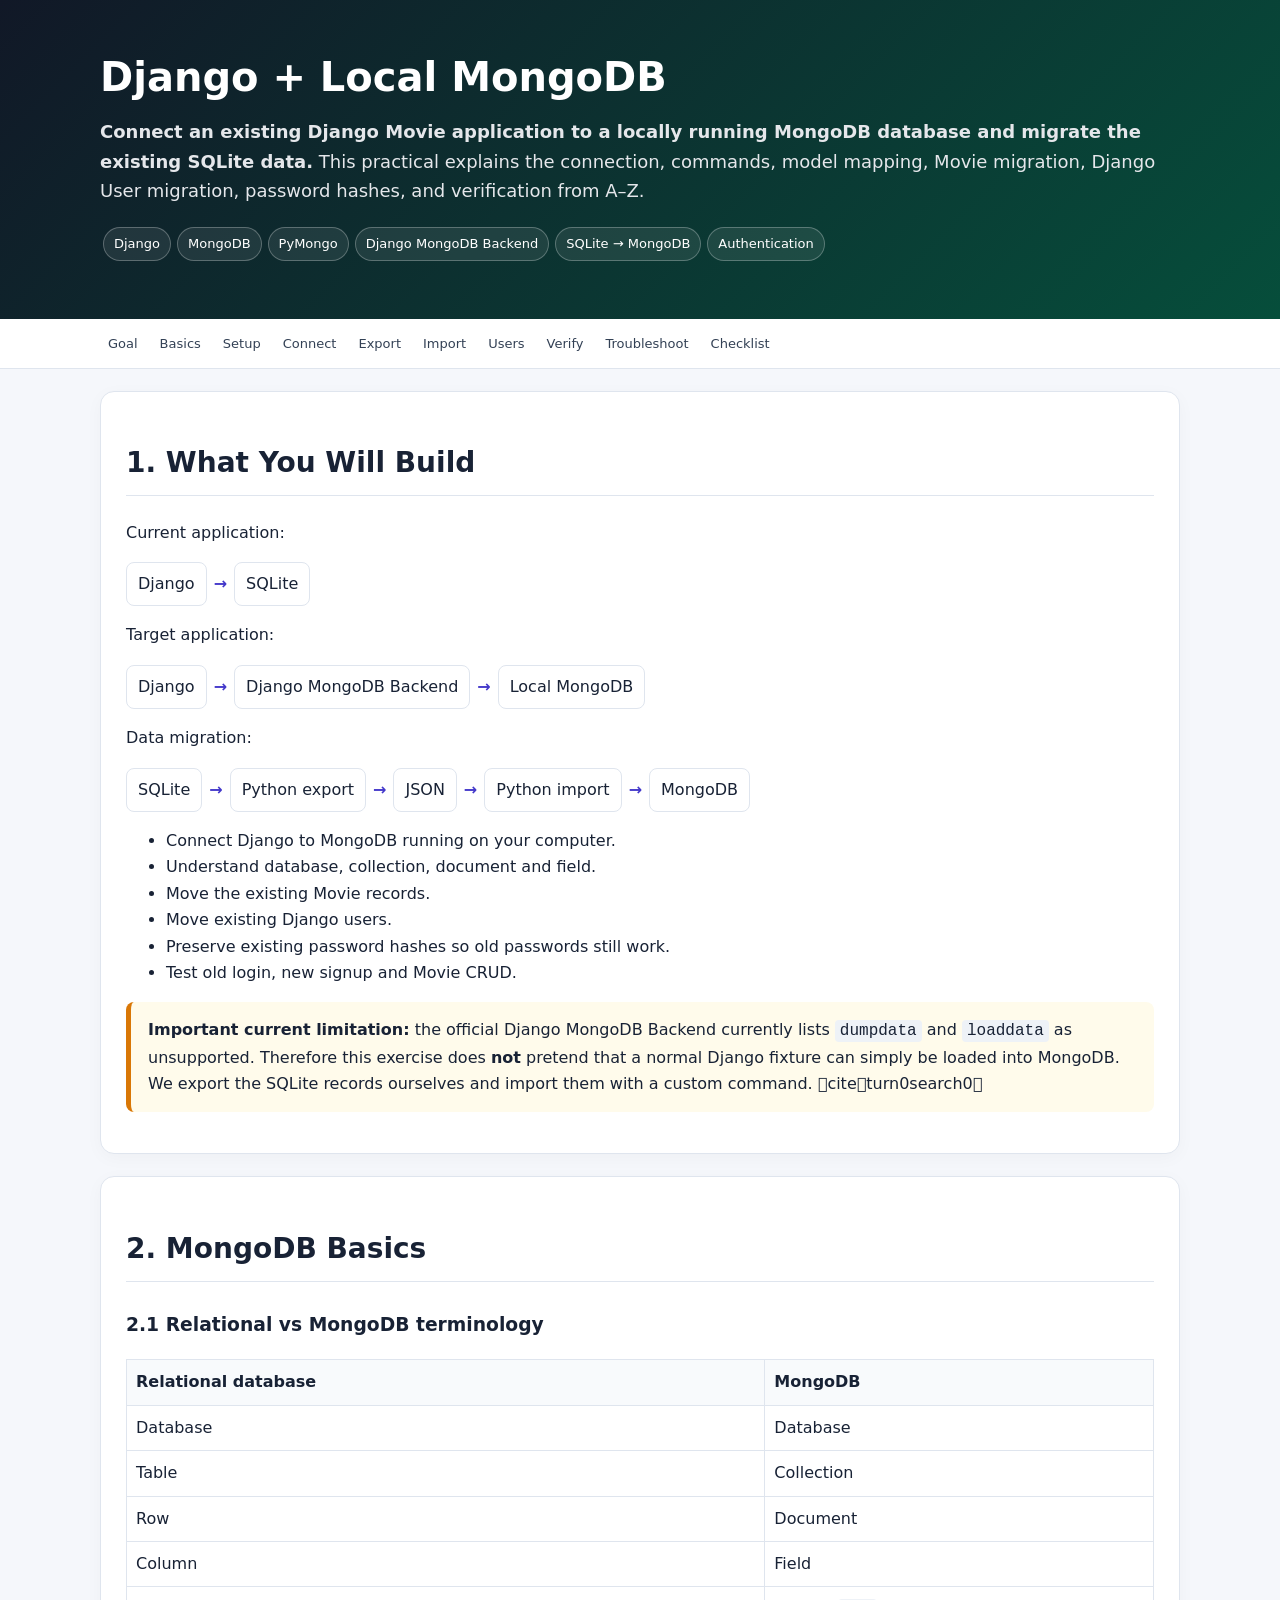
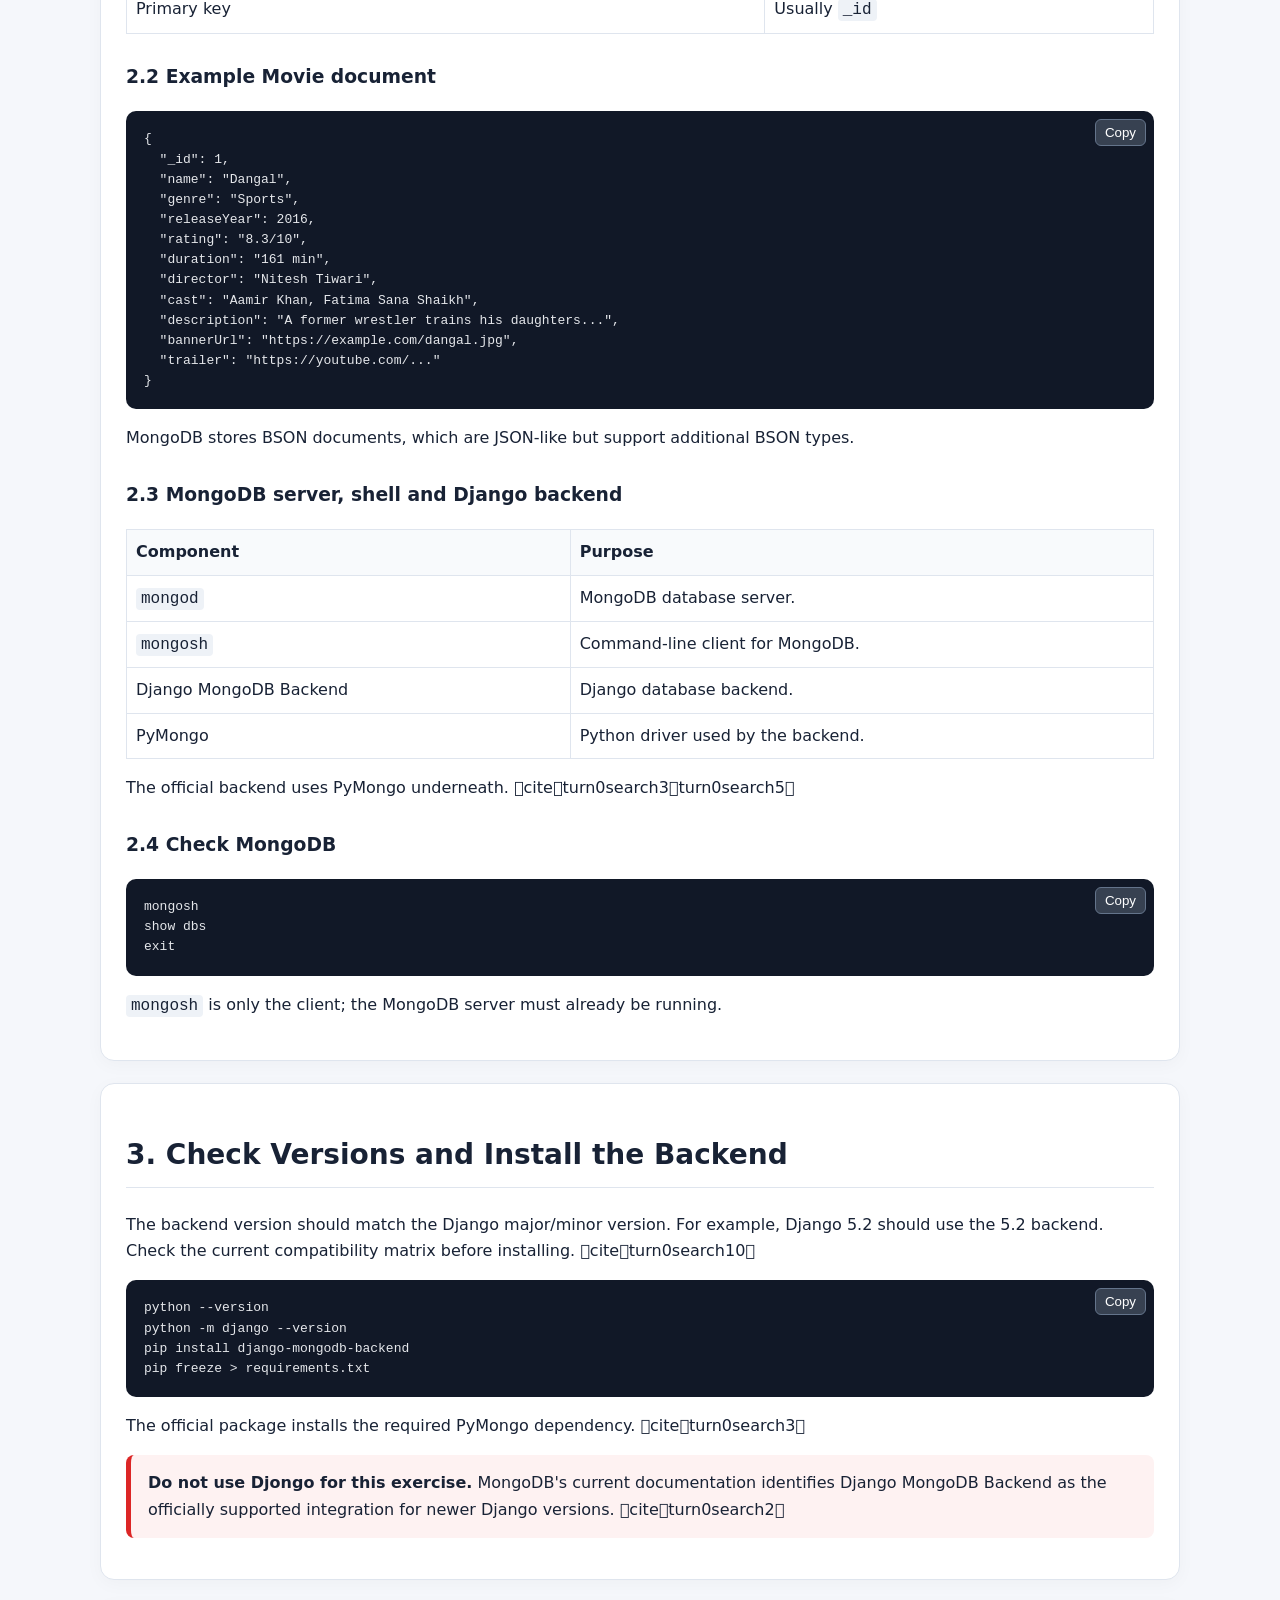
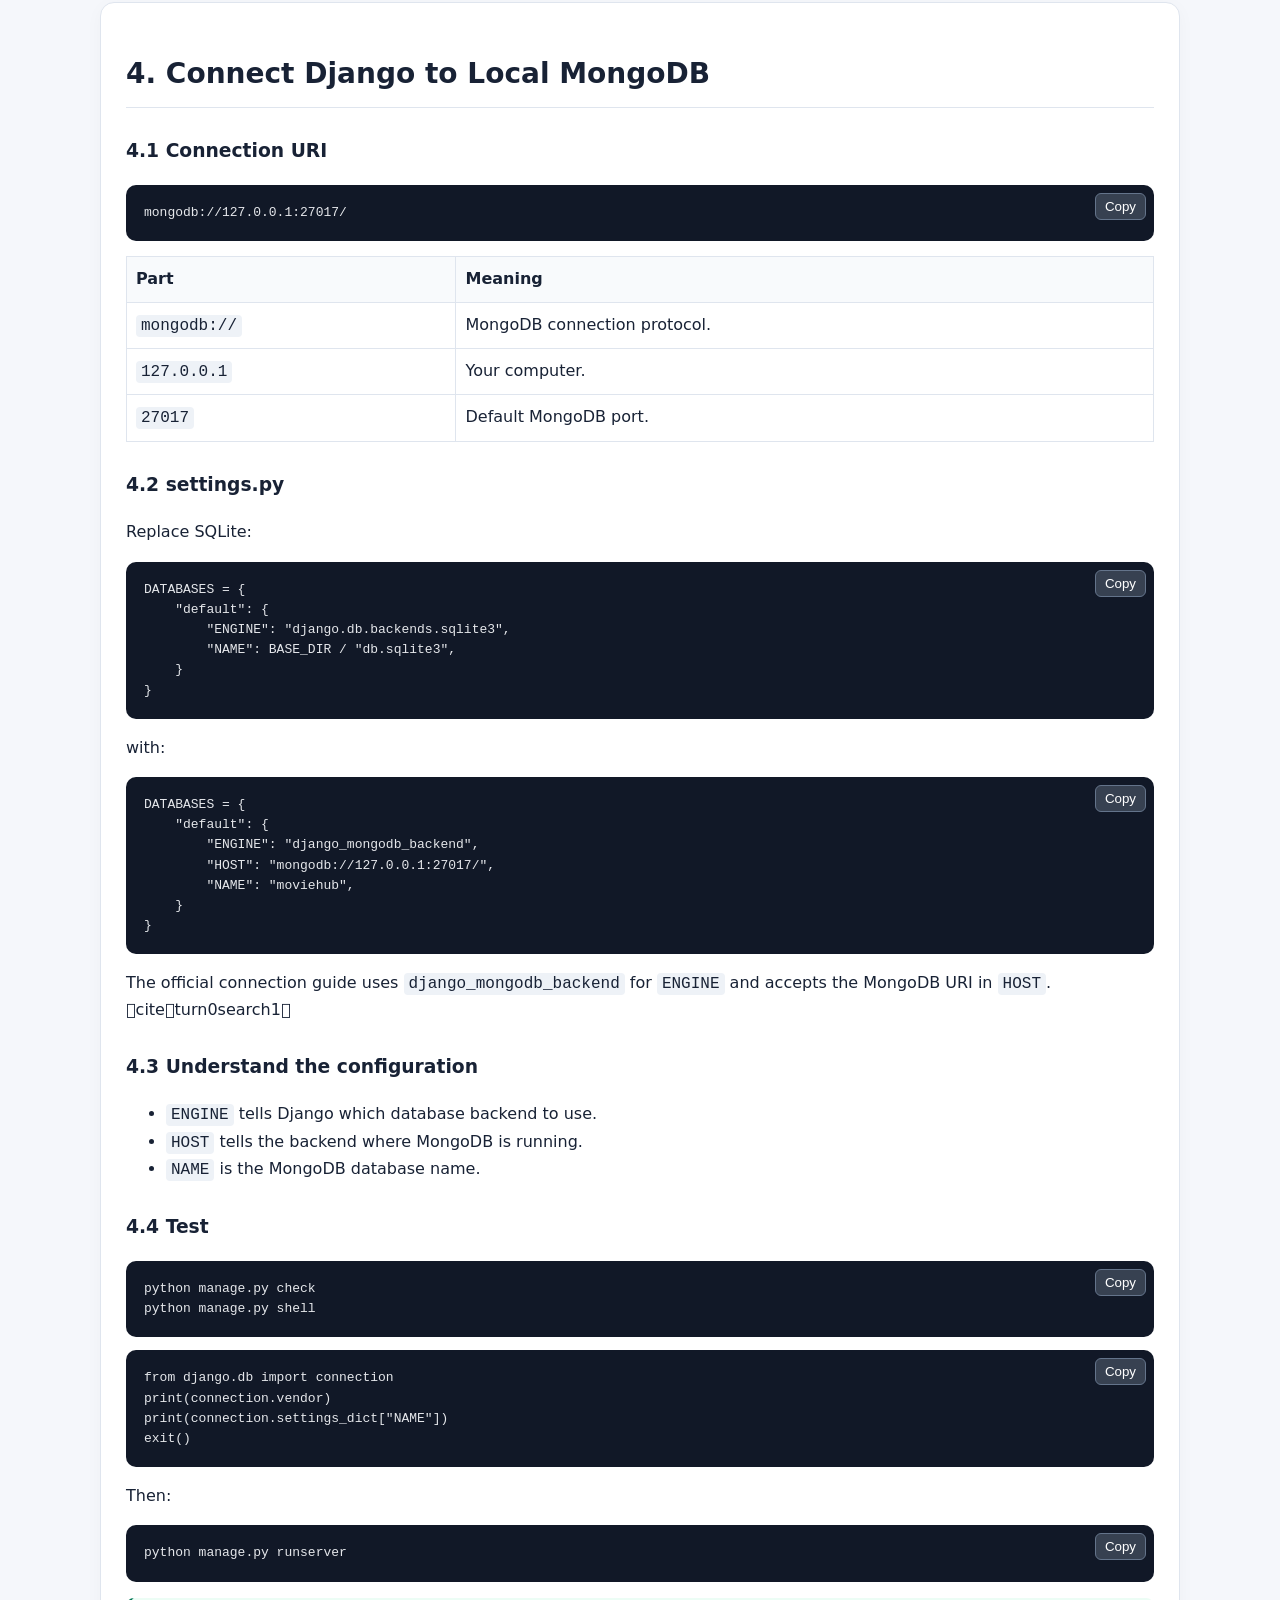
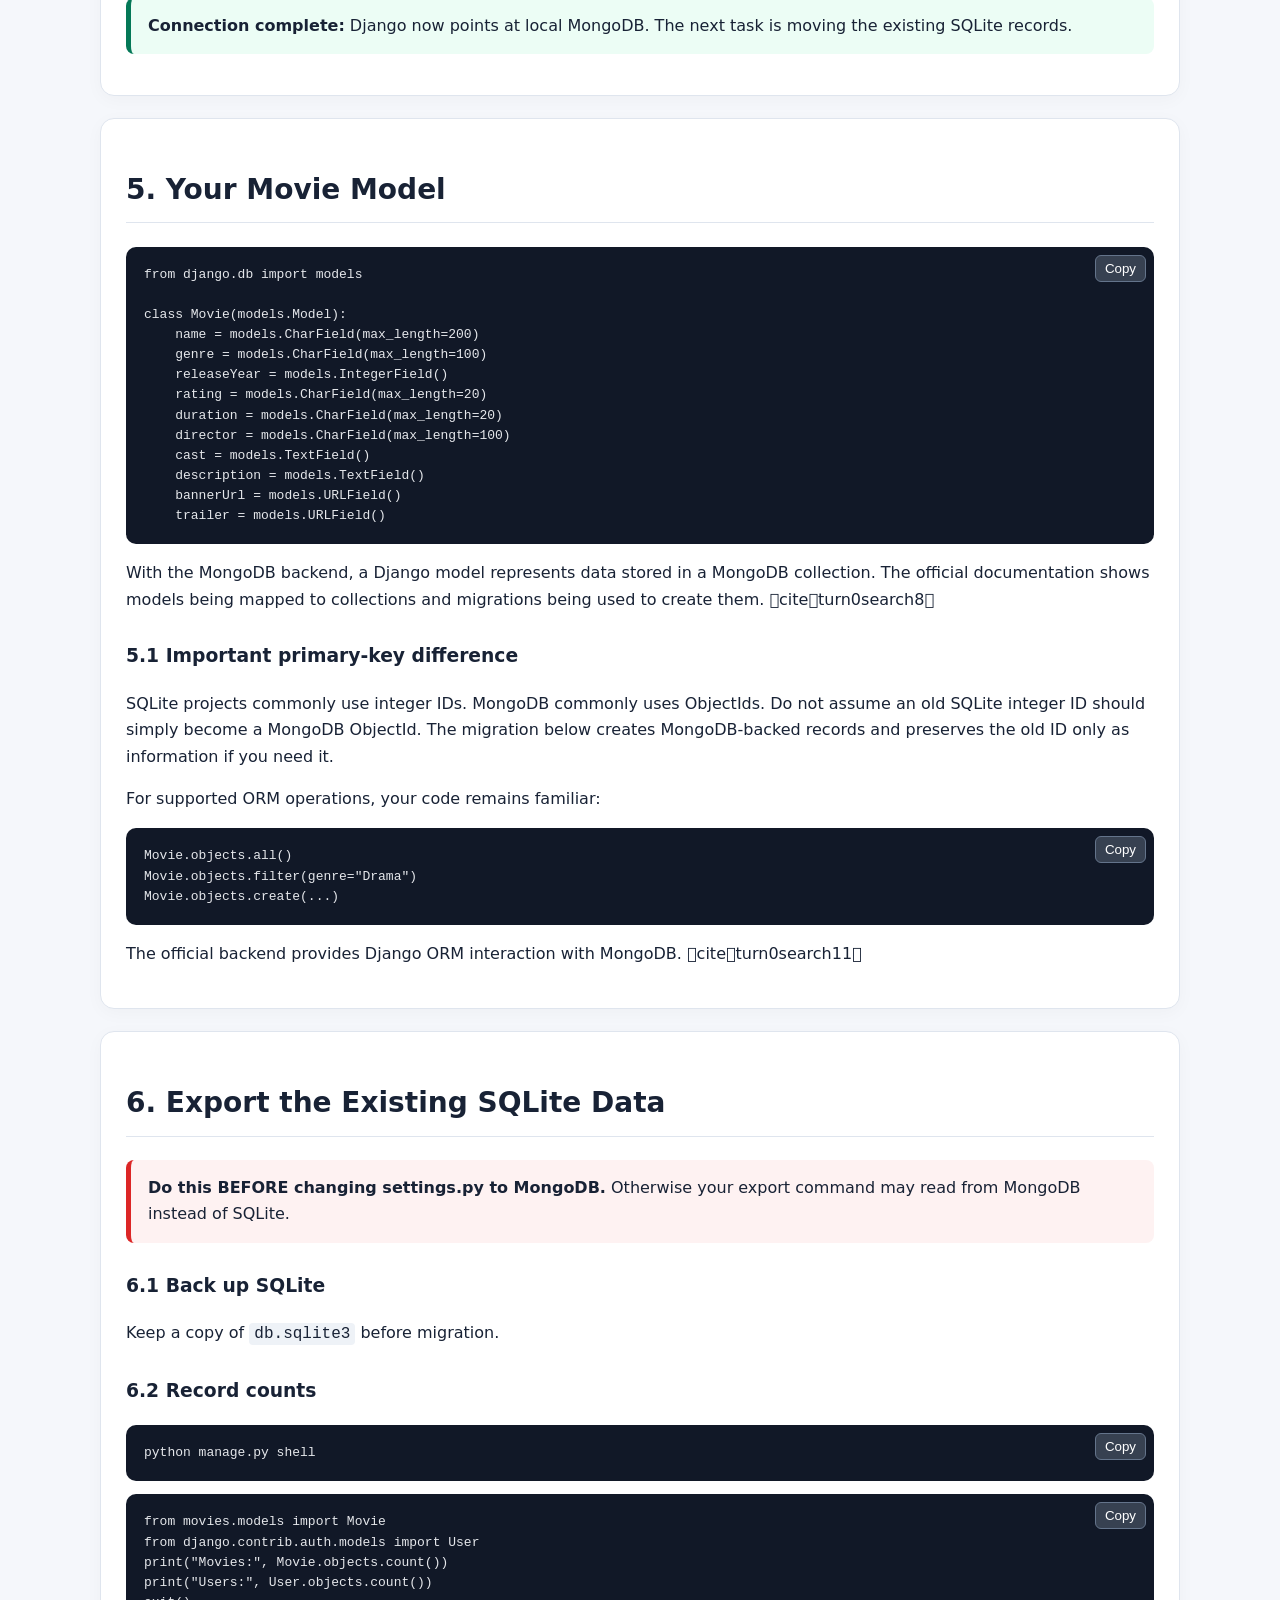
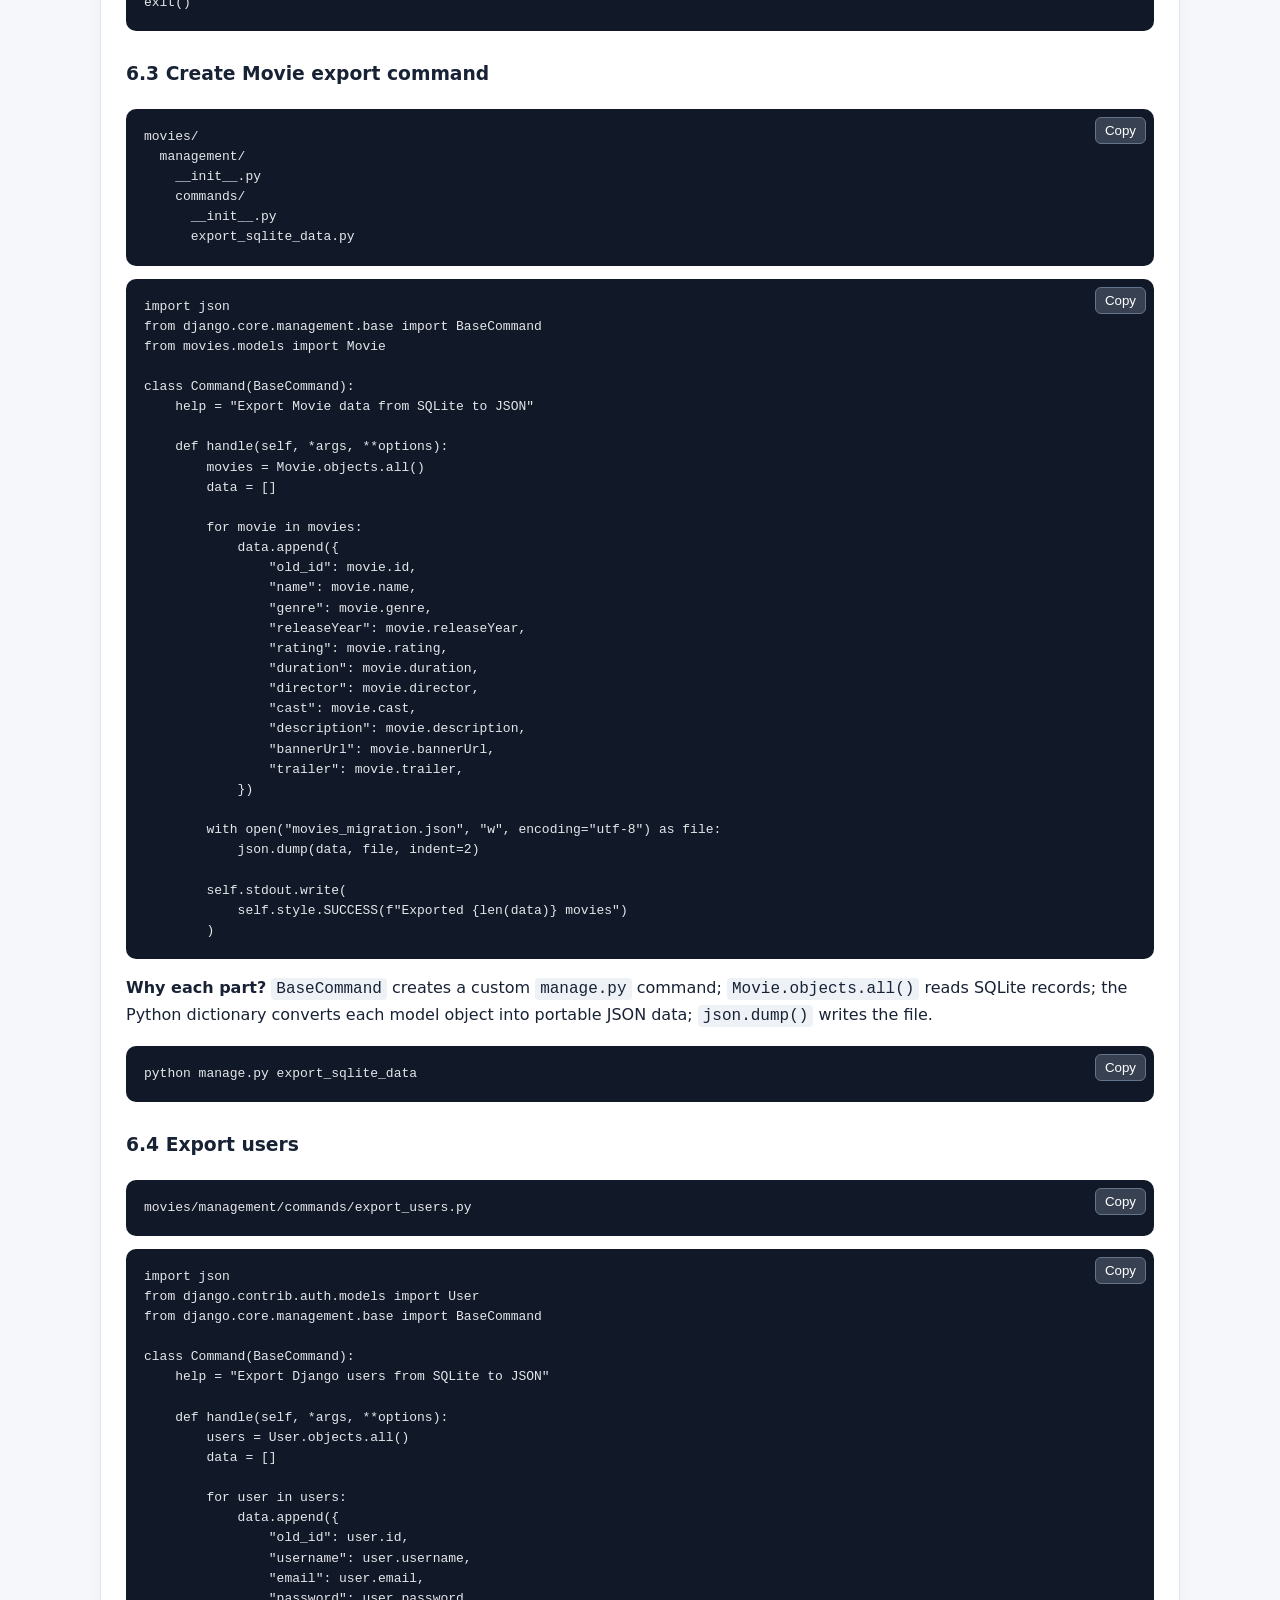
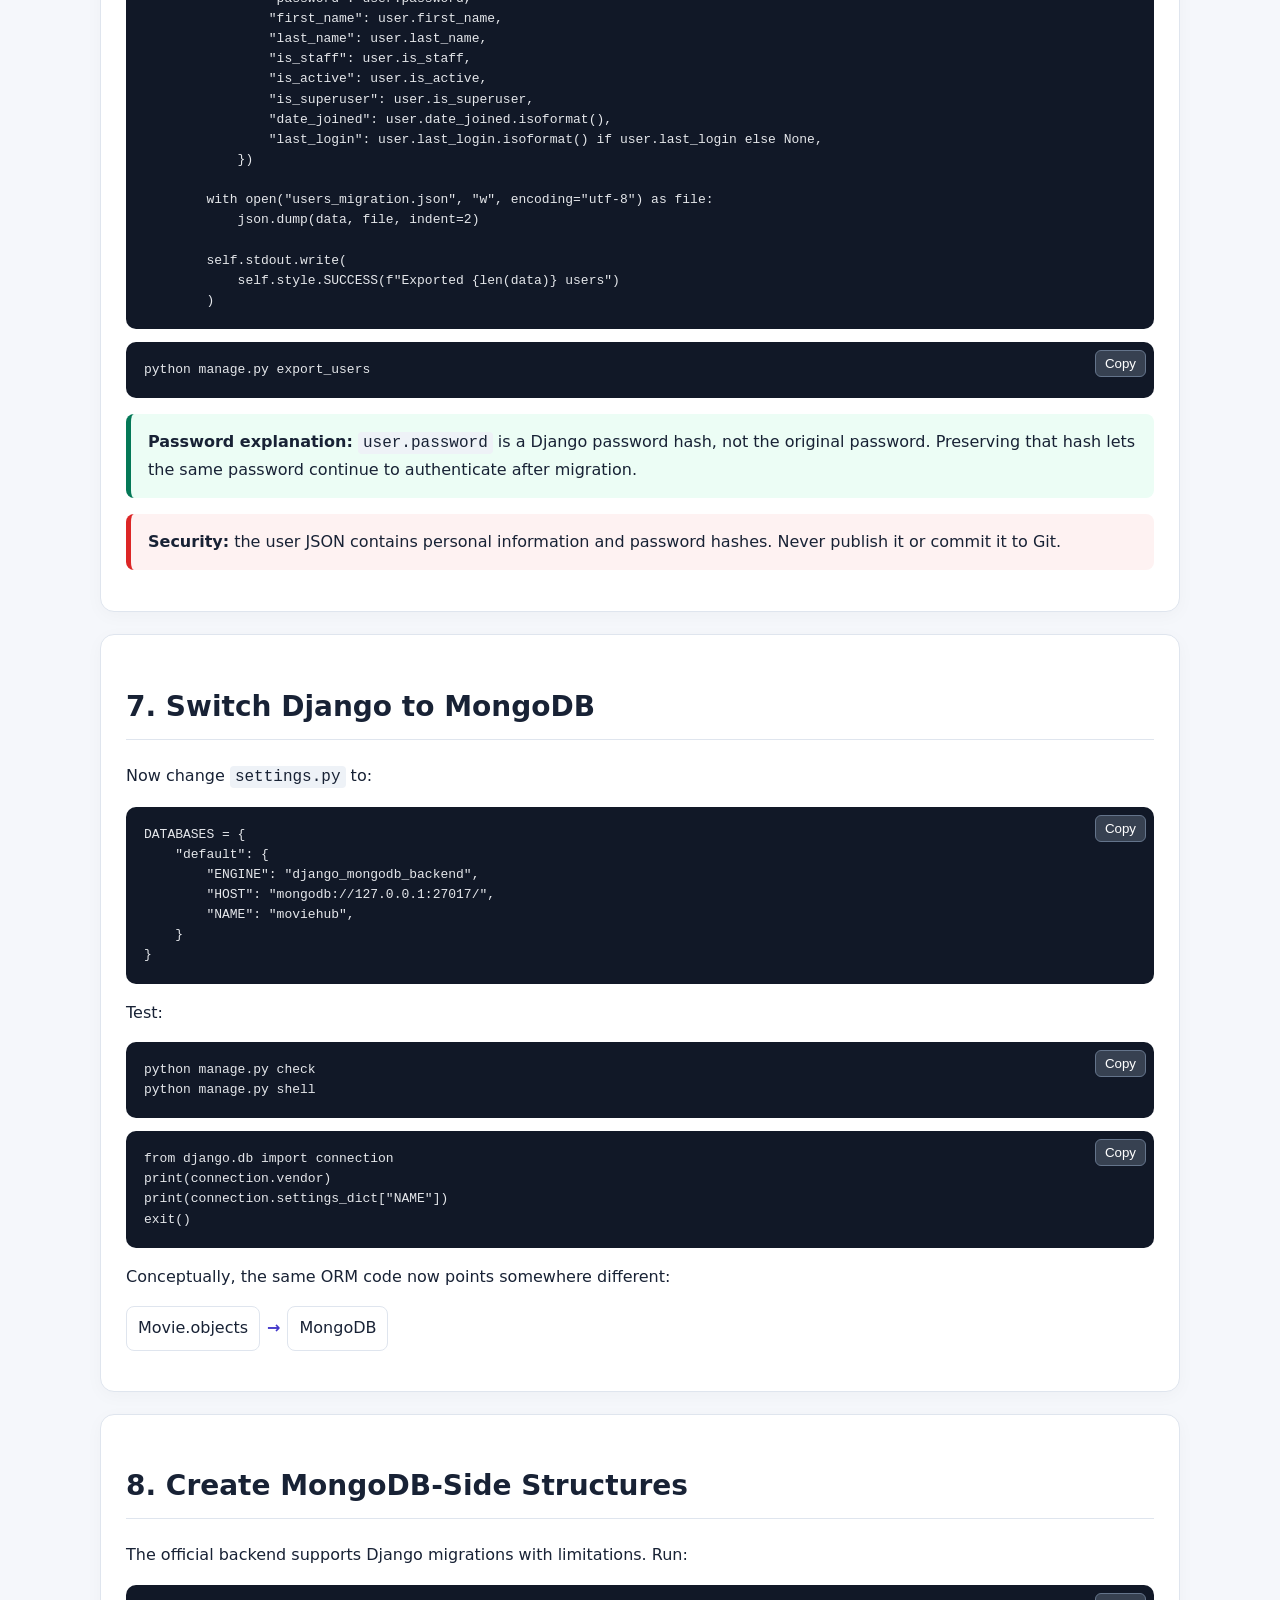
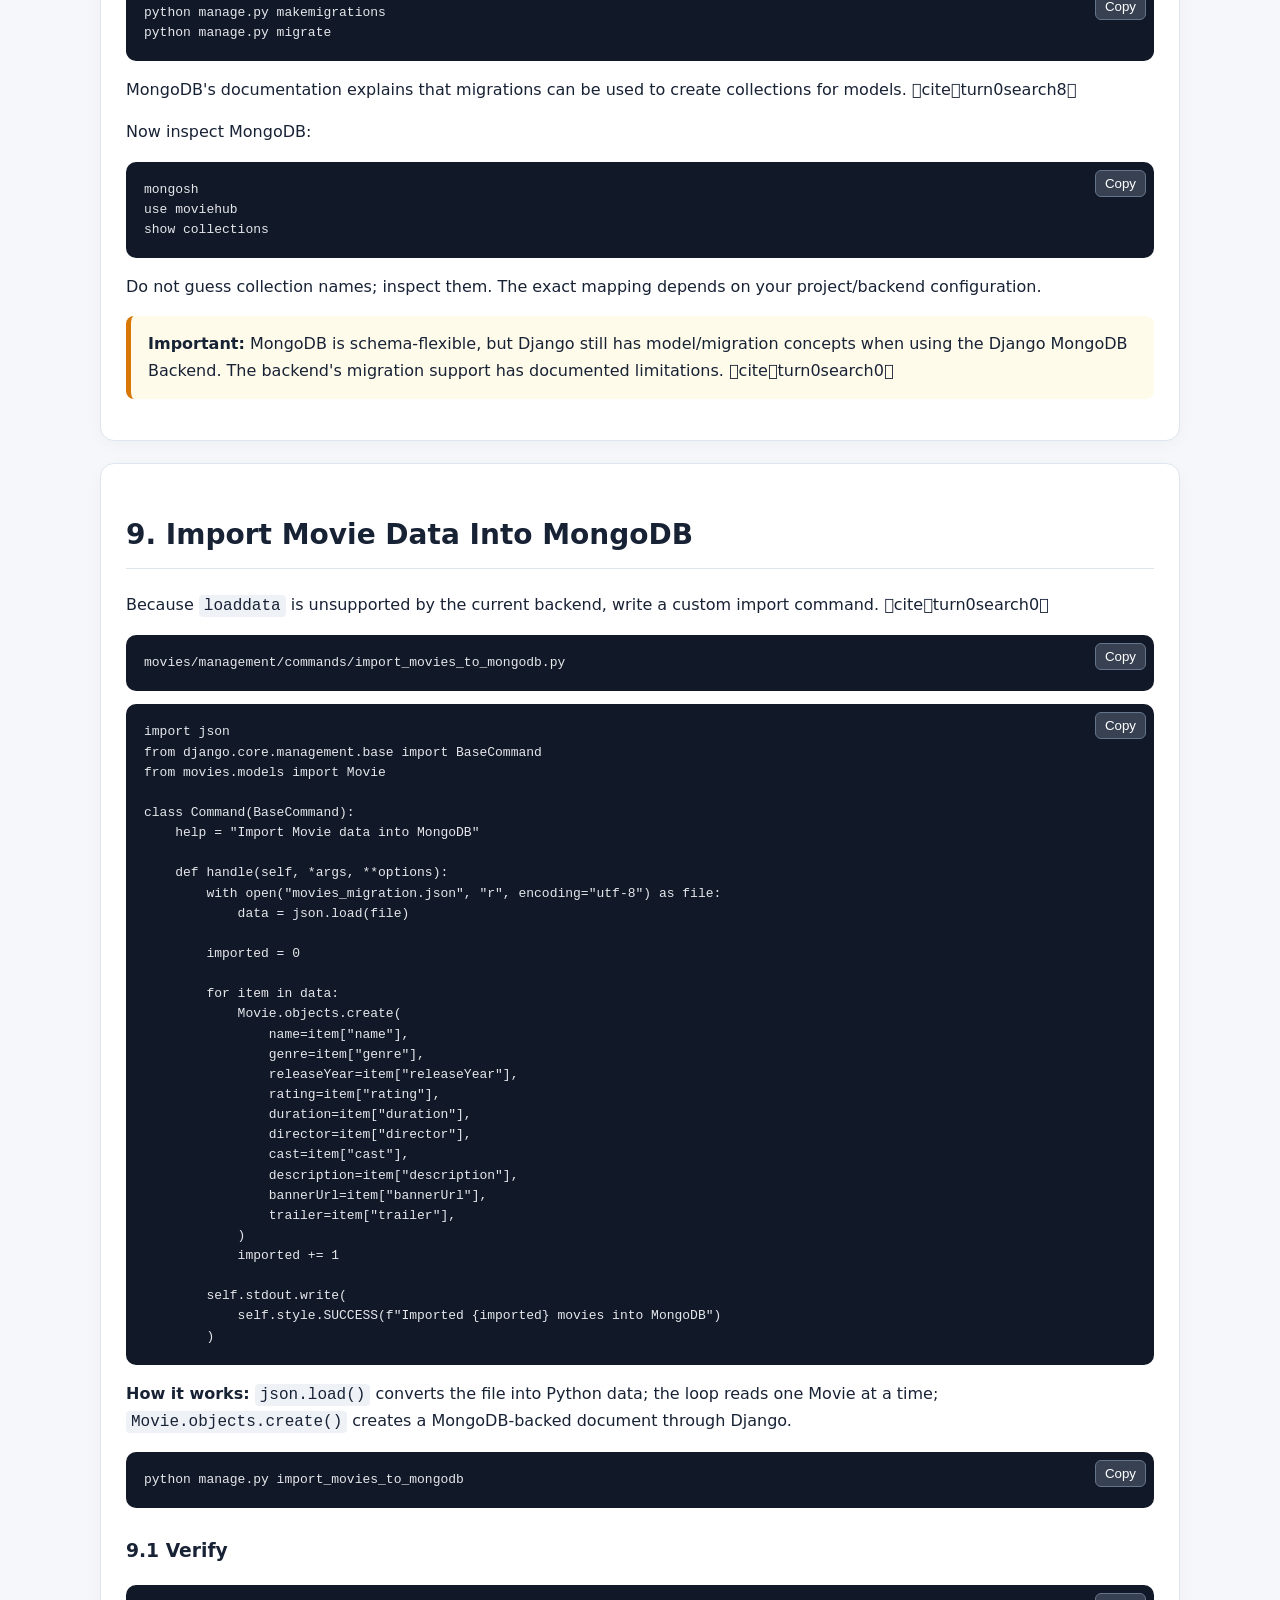
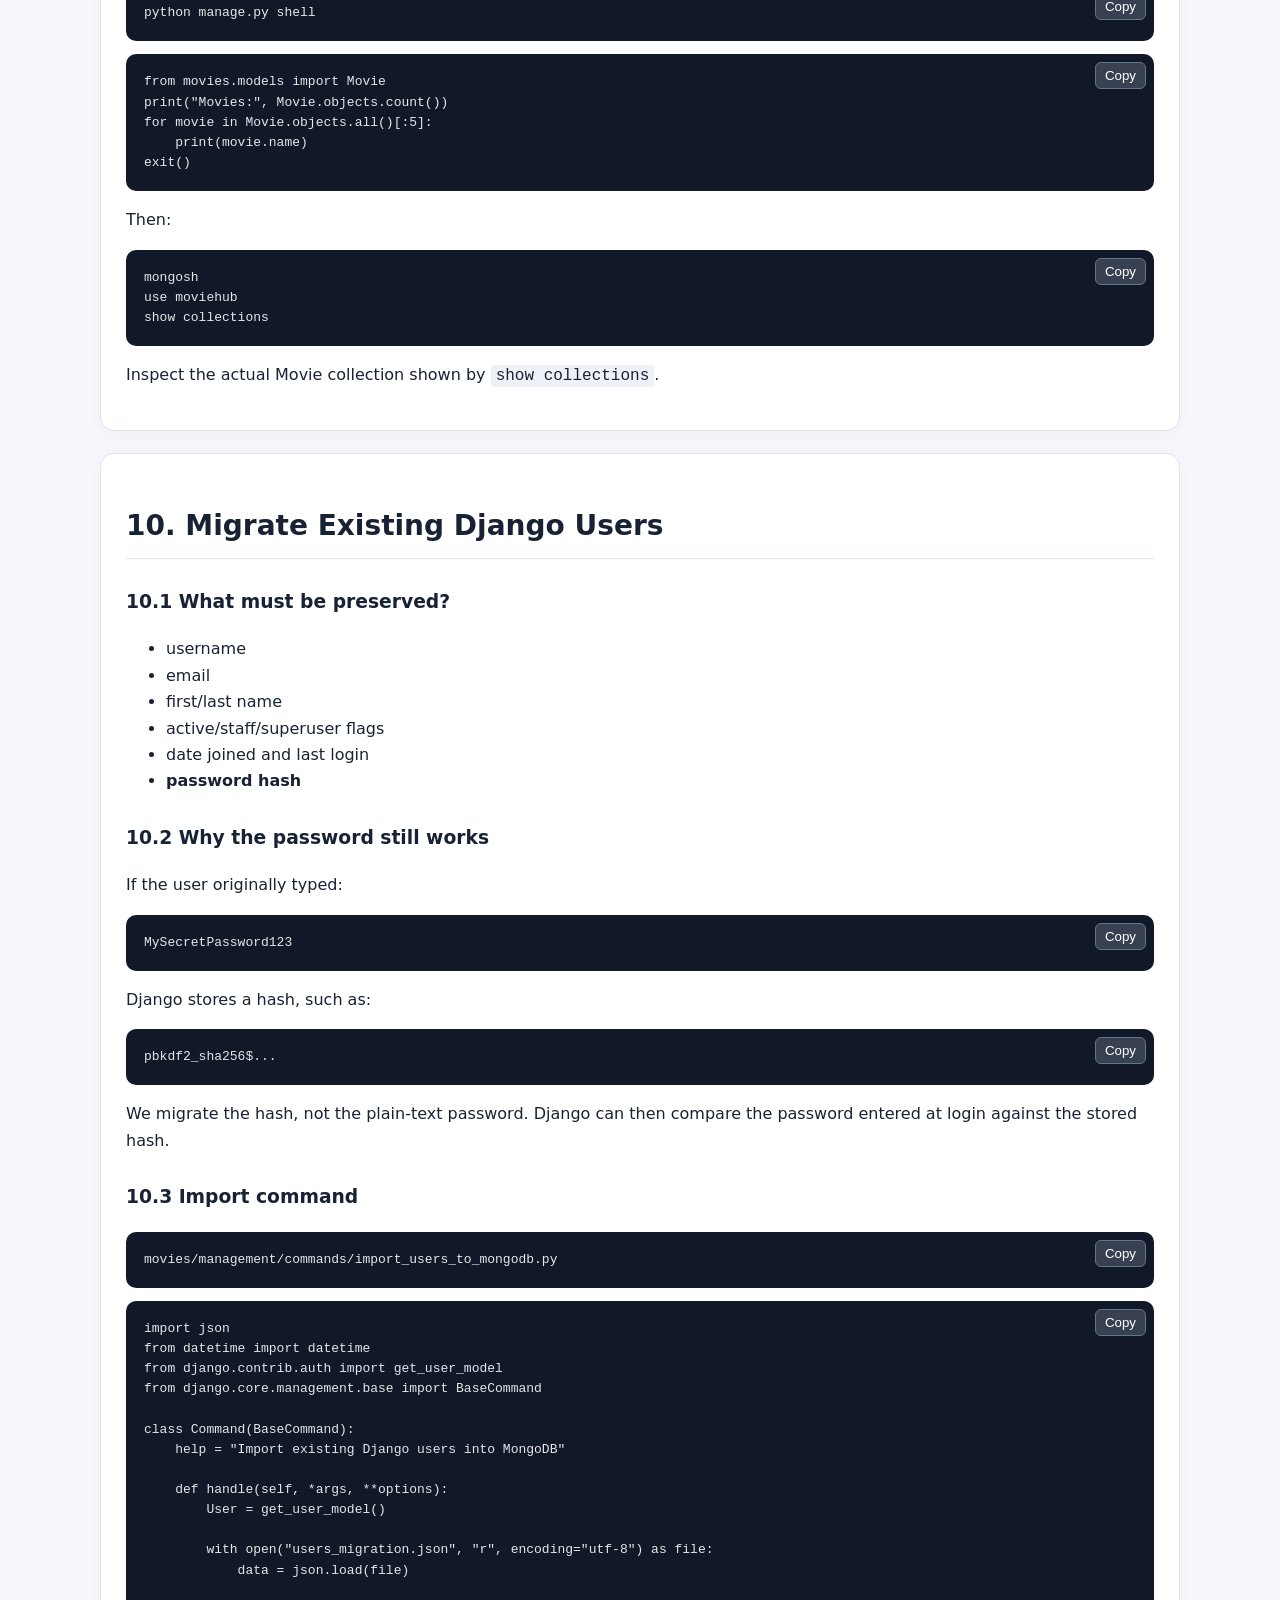
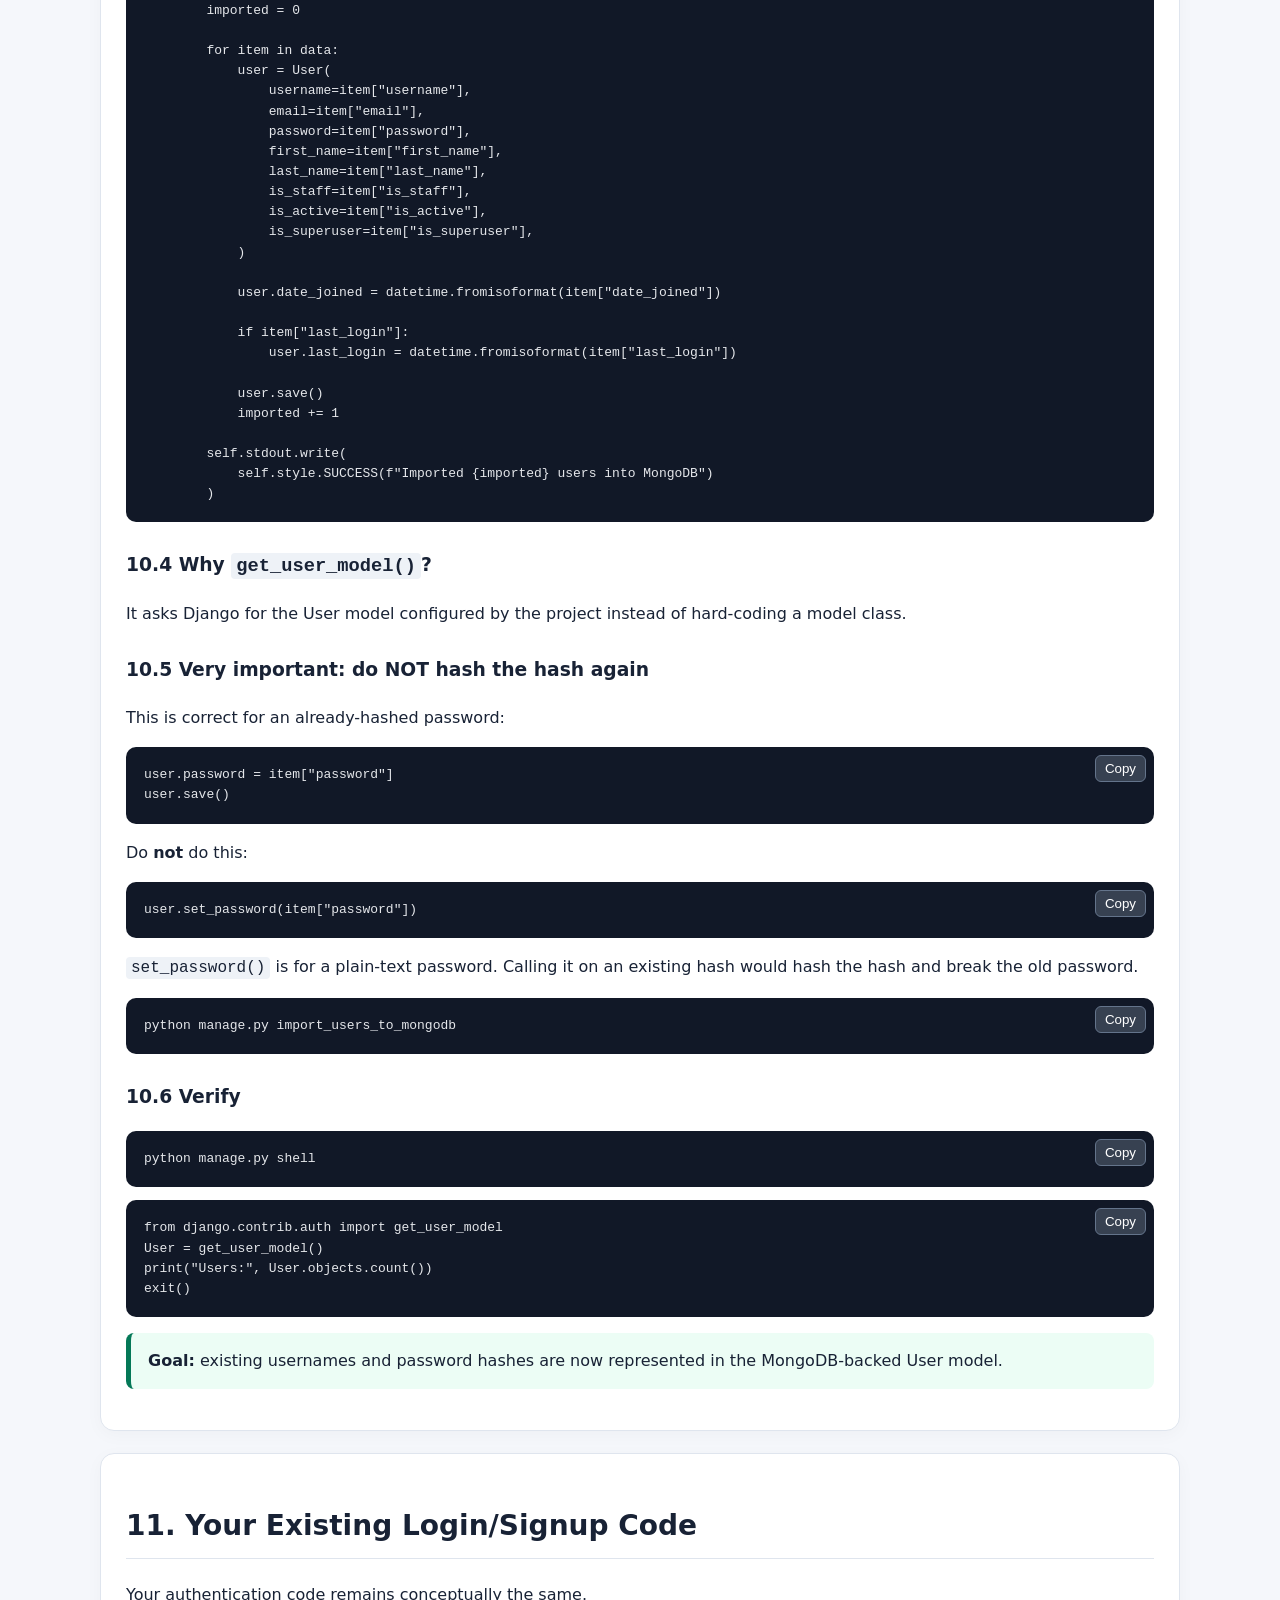
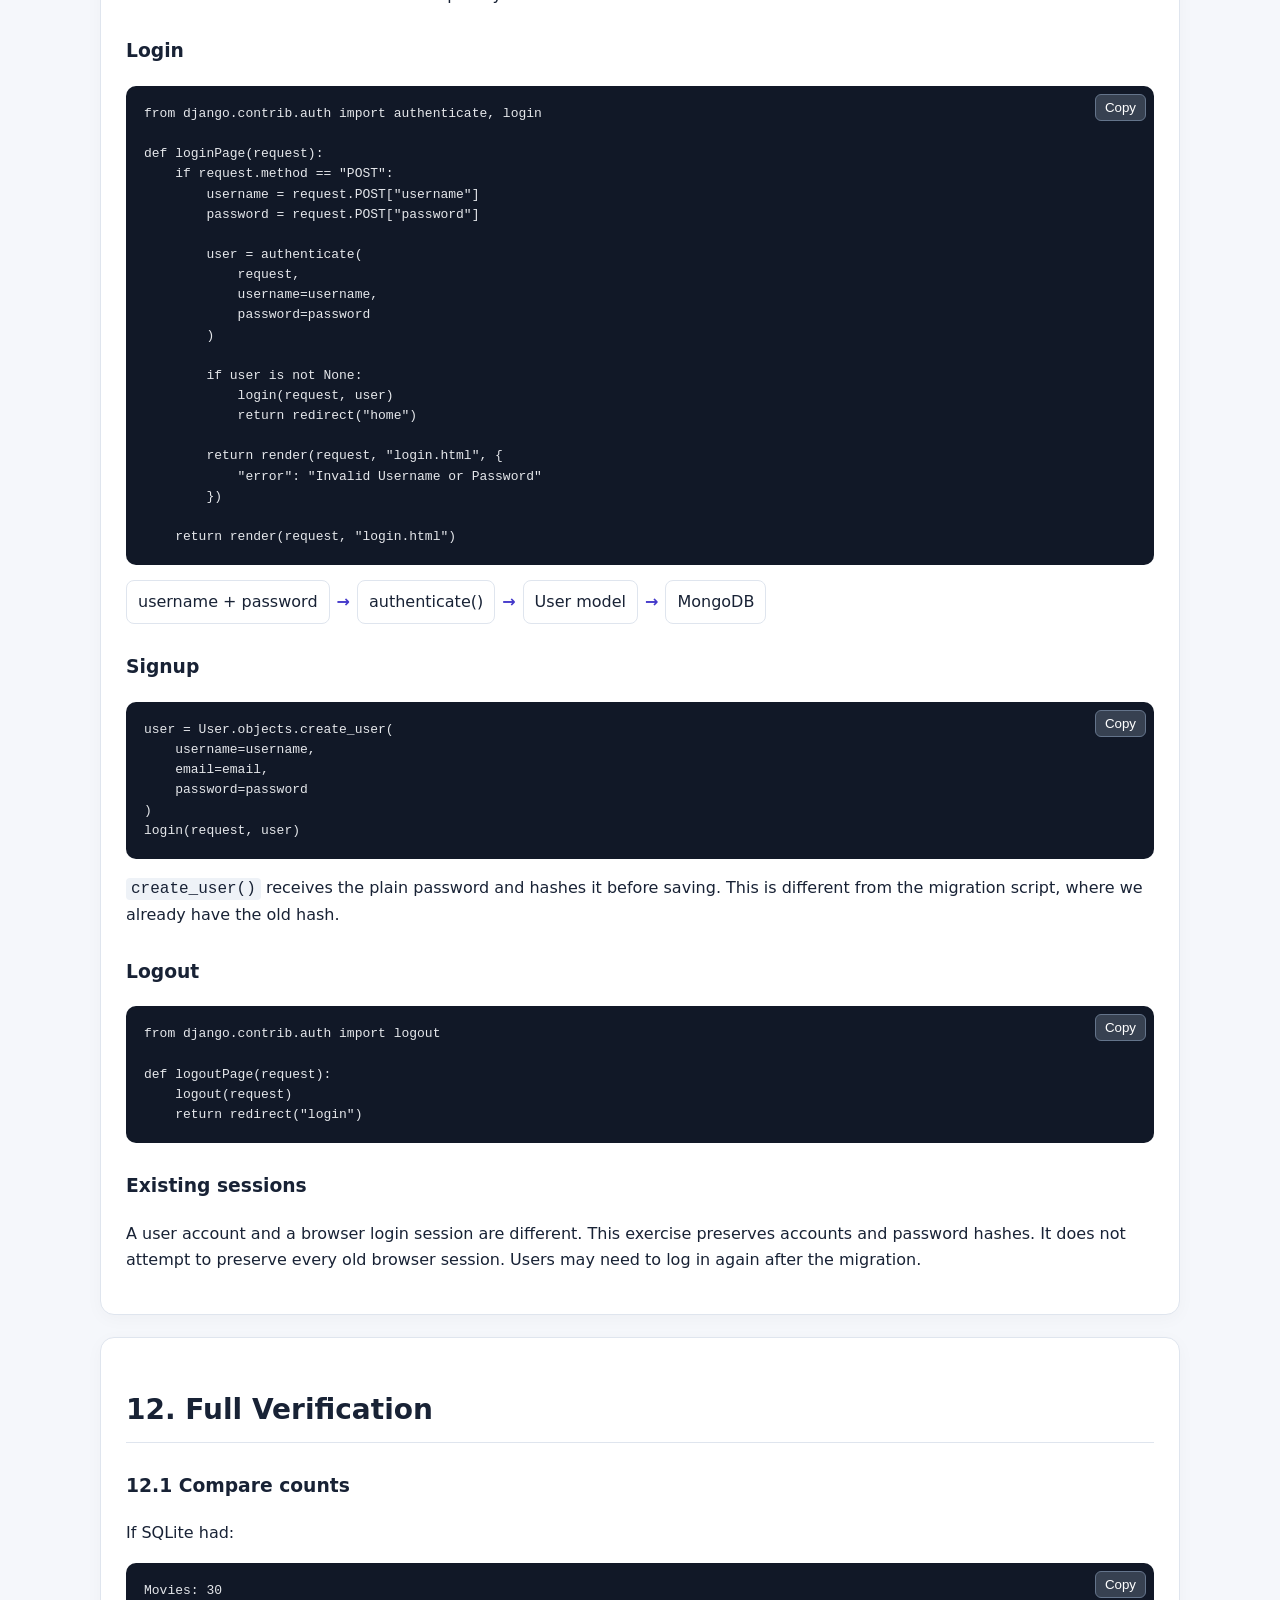
<file: exercise-7.html>
<!doctype html><html lang="en"><head><meta charset="utf-8"><meta name="viewport" content="width=device-width,initial-scale=1"><title>Django + Local MongoDB — SQLite to MongoDB Migration</title><style>:root{--bg:#f5f7fb;--card:#fff;--ink:#182235;--muted:#64748b;--line:#dfe5ee;--p:#4338ca;--soft:#eef2ff;--code:#111827;--good:#047857}*{box-sizing:border-box}body{margin:0;background:var(--bg);color:var(--ink);font:16px/1.65 system-ui,-apple-system,Segoe UI,sans-serif}.wrap{max-width:1120px;margin:auto;padding:0 20px}.hero{background:linear-gradient(135deg,#111827,#064e3b);color:white;padding:55px 0}.hero h1{font-size:40px;line-height:1.1;margin:0 0 15px}.hero p{font-size:18px;color:#e5e7eb}.badge{display:inline-block;padding:5px 10px;border:1px solid #ffffff44;border-radius:20px;margin:3px;background:#ffffff15;font-size:13px}nav{position:sticky;top:0;background:white;border-bottom:1px solid var(--line);z-index:4}.nav{display:flex;gap:6px;overflow:auto;padding:9px 20px}.nav a{white-space:nowrap;text-decoration:none;color:#334155;padding:5px 8px;font-size:13px}.card{background:var(--card);border:1px solid var(--line);border-radius:14px;padding:25px;margin:22px 0;box-shadow:0 4px 18px #00000008}h2{font-size:28px;border-bottom:1px solid var(--line);padding-bottom:9px}h3{margin-top:28px}pre{position:relative;background:var(--code);color:#e5e7eb;padding:18px;border-radius:10px;overflow:auto;font:13px/1.55 SFMono-Regular,Consolas,monospace}.copy{position:absolute;right:8px;top:8px;background:#374151;color:white;border:1px solid #64748b;border-radius:6px;padding:5px 9px;cursor:pointer}code{background:#eef2f7;padding:2px 5px;border-radius:4px}pre code{background:none;padding:0}.call{padding:15px 17px;border-left:5px solid var(--p);background:var(--soft);border-radius:8px;margin:16px 0}.good{border-color:var(--good);background:#ecfdf5}.warn{border-color:#d97706;background:#fffbeb}.danger{border-color:#dc2626;background:#fef2f2}table{width:100%;border-collapse:collapse;margin:15px 0}th,td{border:1px solid var(--line);padding:9px;text-align:left;vertical-align:top}th{background:#f8fafc}.flow{display:flex;flex-wrap:wrap;gap:7px;align-items:center;margin:15px 0}.flow span{border:1px solid var(--line);padding:8px 11px;border-radius:8px;background:white}.arrow{color:var(--p);font-weight:bold}details{background:white;border:1px solid var(--line);padding:10px 13px;border-radius:8px;margin:9px 0}summary{font-weight:700;cursor:pointer}.check{list-style:none;padding:0}.check li:before{content:'☐';color:var(--p);font-weight:bold;margin-right:8px}footer{background:#111827;color:#cbd5e1;padding:30px 0}@media(max-width:700px){.hero h1{font-size:30px}.card{padding:18px}}</style></head><body>
<header class="hero"><div class="wrap"><h1>Django + Local MongoDB</h1><p><strong>Connect an existing Django Movie application to a locally running MongoDB database and migrate the existing SQLite data.</strong> This practical explains the connection, commands, model mapping, Movie migration, Django User migration, password hashes, and verification from A–Z.</p><span class="badge">Django</span><span class="badge">MongoDB</span><span class="badge">PyMongo</span><span class="badge">Django MongoDB Backend</span><span class="badge">SQLite → MongoDB</span><span class="badge">Authentication</span></div></header>
<nav><div class="wrap nav"><a href="#goal">Goal</a><a href="#basics">Basics</a><a href="#setup">Setup</a><a href="#connect">Connect</a><a href="#export">Export</a><a href="#import">Import</a><a href="#users">Users</a><a href="#verify">Verify</a><a href="#trouble">Troubleshoot</a><a href="#check">Checklist</a></div></nav>
<main class="wrap">
<section id="goal"><div class="card"><h2>1. What You Will Build</h2><p>Current application:</p><div class="flow"><span>Django</span><b class="arrow">→</b><span>SQLite</span></div><p>Target application:</p><div class="flow"><span>Django</span><b class="arrow">→</b><span>Django MongoDB Backend</span><b class="arrow">→</b><span>Local MongoDB</span></div><p>Data migration:</p><div class="flow"><span>SQLite</span><b class="arrow">→</b><span>Python export</span><b class="arrow">→</b><span>JSON</span><b class="arrow">→</b><span>Python import</span><b class="arrow">→</b><span>MongoDB</span></div><ul><li>Connect Django to MongoDB running on your computer.</li><li>Understand database, collection, document and field.</li><li>Move the existing Movie records.</li><li>Move existing Django users.</li><li>Preserve existing password hashes so old passwords still work.</li><li>Test old login, new signup and Movie CRUD.</li></ul><div class="call warn"><strong>Important current limitation:</strong> the official Django MongoDB Backend currently lists <code>dumpdata</code> and <code>loaddata</code> as unsupported. Therefore this exercise does <strong>not</strong> pretend that a normal Django fixture can simply be loaded into MongoDB. We export the SQLite records ourselves and import them with a custom command. citeturn0search0</div></div></section>
<section id="basics"><div class="card"><h2>2. MongoDB Basics</h2><h3>2.1 Relational vs MongoDB terminology</h3><table><tr><th>Relational database</th><th>MongoDB</th></tr><tr><td>Database</td><td>Database</td></tr><tr><td>Table</td><td>Collection</td></tr><tr><td>Row</td><td>Document</td></tr><tr><td>Column</td><td>Field</td></tr><tr><td>Primary key</td><td>Usually <code>_id</code></td></tr></table><h3>2.2 Example Movie document</h3><pre><code>{
  "_id": 1,
  "name": "Dangal",
  "genre": "Sports",
  "releaseYear": 2016,
  "rating": "8.3/10",
  "duration": "161 min",
  "director": "Nitesh Tiwari",
  "cast": "Aamir Khan, Fatima Sana Shaikh",
  "description": "A former wrestler trains his daughters...",
  "bannerUrl": "https://example.com/dangal.jpg",
  "trailer": "https://youtube.com/..."
}</code></pre><p>MongoDB stores BSON documents, which are JSON-like but support additional BSON types.</p><h3>2.3 MongoDB server, shell and Django backend</h3><table><tr><th>Component</th><th>Purpose</th></tr><tr><td><code>mongod</code></td><td>MongoDB database server.</td></tr><tr><td><code>mongosh</code></td><td>Command-line client for MongoDB.</td></tr><tr><td>Django MongoDB Backend</td><td>Django database backend.</td></tr><tr><td>PyMongo</td><td>Python driver used by the backend.</td></tr></table><p>The official backend uses PyMongo underneath. citeturn0search3turn0search5</p><h3>2.4 Check MongoDB</h3><pre><code>mongosh
show dbs
exit</code></pre><p><code>mongosh</code> is only the client; the MongoDB server must already be running.</p></div></section>
<section id="setup"><div class="card"><h2>3. Check Versions and Install the Backend</h2><p>The backend version should match the Django major/minor version. For example, Django 5.2 should use the 5.2 backend. Check the current compatibility matrix before installing. citeturn0search10</p><pre><code>python --version
python -m django --version
pip install django-mongodb-backend
pip freeze &gt; requirements.txt</code></pre><p>The official package installs the required PyMongo dependency. citeturn0search3</p><div class="call danger"><strong>Do not use Djongo for this exercise.</strong> MongoDB's current documentation identifies Django MongoDB Backend as the officially supported integration for newer Django versions. citeturn0search2</div></div></section>
<section id="connect"><div class="card"><h2>4. Connect Django to Local MongoDB</h2><h3>4.1 Connection URI</h3><pre><code>mongodb://127.0.0.1:27017/</code></pre><table><tr><th>Part</th><th>Meaning</th></tr><tr><td><code>mongodb://</code></td><td>MongoDB connection protocol.</td></tr><tr><td><code>127.0.0.1</code></td><td>Your computer.</td></tr><tr><td><code>27017</code></td><td>Default MongoDB port.</td></tr></table><h3>4.2 settings.py</h3><p>Replace SQLite:</p><pre><code>DATABASES = {
    "default": {
        "ENGINE": "django.db.backends.sqlite3",
        "NAME": BASE_DIR / "db.sqlite3",
    }
}</code></pre><p>with:</p><pre><code>DATABASES = {
    "default": {
        "ENGINE": "django_mongodb_backend",
        "HOST": "mongodb://127.0.0.1:27017/",
        "NAME": "moviehub",
    }
}</code></pre><p>The official connection guide uses <code>django_mongodb_backend</code> for <code>ENGINE</code> and accepts the MongoDB URI in <code>HOST</code>. citeturn0search1</p><h3>4.3 Understand the configuration</h3><ul><li><code>ENGINE</code> tells Django which database backend to use.</li><li><code>HOST</code> tells the backend where MongoDB is running.</li><li><code>NAME</code> is the MongoDB database name.</li></ul><h3>4.4 Test</h3><pre><code>python manage.py check
python manage.py shell</code></pre><pre><code>from django.db import connection
print(connection.vendor)
print(connection.settings_dict["NAME"])
exit()</code></pre><p>Then:</p><pre><code>python manage.py runserver</code></pre><div class="call good"><strong>Connection complete:</strong> Django now points at local MongoDB. The next task is moving the existing SQLite records.</div></div></section>
<section id="model"><div class="card"><h2>5. Your Movie Model</h2><pre><code>from django.db import models

class Movie(models.Model):
    name = models.CharField(max_length=200)
    genre = models.CharField(max_length=100)
    releaseYear = models.IntegerField()
    rating = models.CharField(max_length=20)
    duration = models.CharField(max_length=20)
    director = models.CharField(max_length=100)
    cast = models.TextField()
    description = models.TextField()
    bannerUrl = models.URLField()
    trailer = models.URLField()</code></pre><p>With the MongoDB backend, a Django model represents data stored in a MongoDB collection. The official documentation shows models being mapped to collections and migrations being used to create them. citeturn0search8</p><h3>5.1 Important primary-key difference</h3><p>SQLite projects commonly use integer IDs. MongoDB commonly uses ObjectIds. Do not assume an old SQLite integer ID should simply become a MongoDB ObjectId. The migration below creates MongoDB-backed records and preserves the old ID only as information if you need it.</p><p>For supported ORM operations, your code remains familiar:</p><pre><code>Movie.objects.all()
Movie.objects.filter(genre="Drama")
Movie.objects.create(...)</code></pre><p>The official backend provides Django ORM interaction with MongoDB. citeturn0search11</p></div></section>
<section id="export"><div class="card"><h2>6. Export the Existing SQLite Data</h2><div class="call danger"><strong>Do this BEFORE changing settings.py to MongoDB.</strong> Otherwise your export command may read from MongoDB instead of SQLite.</div><h3>6.1 Back up SQLite</h3><p>Keep a copy of <code>db.sqlite3</code> before migration.</p><h3>6.2 Record counts</h3><pre><code>python manage.py shell</code></pre><pre><code>from movies.models import Movie
from django.contrib.auth.models import User
print("Movies:", Movie.objects.count())
print("Users:", User.objects.count())
exit()</code></pre><h3>6.3 Create Movie export command</h3><pre><code>movies/
  management/
    __init__.py
    commands/
      __init__.py
      export_sqlite_data.py</code></pre><pre><code>import json
from django.core.management.base import BaseCommand
from movies.models import Movie

class Command(BaseCommand):
    help = "Export Movie data from SQLite to JSON"

    def handle(self, *args, **options):
        movies = Movie.objects.all()
        data = []

        for movie in movies:
            data.append({
                "old_id": movie.id,
                "name": movie.name,
                "genre": movie.genre,
                "releaseYear": movie.releaseYear,
                "rating": movie.rating,
                "duration": movie.duration,
                "director": movie.director,
                "cast": movie.cast,
                "description": movie.description,
                "bannerUrl": movie.bannerUrl,
                "trailer": movie.trailer,
            })

        with open("movies_migration.json", "w", encoding="utf-8") as file:
            json.dump(data, file, indent=2)

        self.stdout.write(
            self.style.SUCCESS(f"Exported {len(data)} movies")
        )</code></pre><p><strong>Why each part?</strong> <code>BaseCommand</code> creates a custom <code>manage.py</code> command; <code>Movie.objects.all()</code> reads SQLite records; the Python dictionary converts each model object into portable JSON data; <code>json.dump()</code> writes the file.</p><pre><code>python manage.py export_sqlite_data</code></pre><h3>6.4 Export users</h3><pre><code>movies/management/commands/export_users.py</code></pre><pre><code>import json
from django.contrib.auth.models import User
from django.core.management.base import BaseCommand

class Command(BaseCommand):
    help = "Export Django users from SQLite to JSON"

    def handle(self, *args, **options):
        users = User.objects.all()
        data = []

        for user in users:
            data.append({
                "old_id": user.id,
                "username": user.username,
                "email": user.email,
                "password": user.password,
                "first_name": user.first_name,
                "last_name": user.last_name,
                "is_staff": user.is_staff,
                "is_active": user.is_active,
                "is_superuser": user.is_superuser,
                "date_joined": user.date_joined.isoformat(),
                "last_login": user.last_login.isoformat() if user.last_login else None,
            })

        with open("users_migration.json", "w", encoding="utf-8") as file:
            json.dump(data, file, indent=2)

        self.stdout.write(
            self.style.SUCCESS(f"Exported {len(data)} users")
        )</code></pre><pre><code>python manage.py export_users</code></pre><div class="call good"><strong>Password explanation:</strong> <code>user.password</code> is a Django password hash, not the original password. Preserving that hash lets the same password continue to authenticate after migration.</div><div class="call danger"><strong>Security:</strong> the user JSON contains personal information and password hashes. Never publish it or commit it to Git.</div></div></section>
<section id="switch"><div class="card"><h2>7. Switch Django to MongoDB</h2><p>Now change <code>settings.py</code> to:</p><pre><code>DATABASES = {
    "default": {
        "ENGINE": "django_mongodb_backend",
        "HOST": "mongodb://127.0.0.1:27017/",
        "NAME": "moviehub",
    }
}</code></pre><p>Test:</p><pre><code>python manage.py check
python manage.py shell</code></pre><pre><code>from django.db import connection
print(connection.vendor)
print(connection.settings_dict["NAME"])
exit()</code></pre><p>Conceptually, the same ORM code now points somewhere different:</p><div class="flow"><span>Movie.objects</span><b class="arrow">→</b><span>MongoDB</span></div></div></section>
<section id="schema"><div class="card"><h2>8. Create MongoDB-Side Structures</h2><p>The official backend supports Django migrations with limitations. Run:</p><pre><code>python manage.py makemigrations
python manage.py migrate</code></pre><p>MongoDB's documentation explains that migrations can be used to create collections for models. citeturn0search8</p><p>Now inspect MongoDB:</p><pre><code>mongosh
use moviehub
show collections</code></pre><p>Do not guess collection names; inspect them. The exact mapping depends on your project/backend configuration.</p><div class="call warn"><strong>Important:</strong> MongoDB is schema-flexible, but Django still has model/migration concepts when using the Django MongoDB Backend. The backend's migration support has documented limitations. citeturn0search0</div></div></section>
<section id="import"><div class="card"><h2>9. Import Movie Data Into MongoDB</h2><p>Because <code>loaddata</code> is unsupported by the current backend, write a custom import command. citeturn0search0</p><pre><code>movies/management/commands/import_movies_to_mongodb.py</code></pre><pre><code>import json
from django.core.management.base import BaseCommand
from movies.models import Movie

class Command(BaseCommand):
    help = "Import Movie data into MongoDB"

    def handle(self, *args, **options):
        with open("movies_migration.json", "r", encoding="utf-8") as file:
            data = json.load(file)

        imported = 0

        for item in data:
            Movie.objects.create(
                name=item["name"],
                genre=item["genre"],
                releaseYear=item["releaseYear"],
                rating=item["rating"],
                duration=item["duration"],
                director=item["director"],
                cast=item["cast"],
                description=item["description"],
                bannerUrl=item["bannerUrl"],
                trailer=item["trailer"],
            )
            imported += 1

        self.stdout.write(
            self.style.SUCCESS(f"Imported {imported} movies into MongoDB")
        )</code></pre><p><strong>How it works:</strong> <code>json.load()</code> converts the file into Python data; the loop reads one Movie at a time; <code>Movie.objects.create()</code> creates a MongoDB-backed document through Django.</p><pre><code>python manage.py import_movies_to_mongodb</code></pre><h3>9.1 Verify</h3><pre><code>python manage.py shell</code></pre><pre><code>from movies.models import Movie
print("Movies:", Movie.objects.count())
for movie in Movie.objects.all()[:5]:
    print(movie.name)
exit()</code></pre><p>Then:</p><pre><code>mongosh
use moviehub
show collections</code></pre><p>Inspect the actual Movie collection shown by <code>show collections</code>.</p></div></section>
<section id="users"><div class="card"><h2>10. Migrate Existing Django Users</h2><h3>10.1 What must be preserved?</h3><ul><li>username</li><li>email</li><li>first/last name</li><li>active/staff/superuser flags</li><li>date joined and last login</li><li><strong>password hash</strong></li></ul><h3>10.2 Why the password still works</h3><p>If the user originally typed:</p><pre><code>MySecretPassword123</code></pre><p>Django stores a hash, such as:</p><pre><code>pbkdf2_sha256$...</code></pre><p>We migrate the hash, not the plain-text password. Django can then compare the password entered at login against the stored hash.</p><h3>10.3 Import command</h3><pre><code>movies/management/commands/import_users_to_mongodb.py</code></pre><pre><code>import json
from datetime import datetime
from django.contrib.auth import get_user_model
from django.core.management.base import BaseCommand

class Command(BaseCommand):
    help = "Import existing Django users into MongoDB"

    def handle(self, *args, **options):
        User = get_user_model()

        with open("users_migration.json", "r", encoding="utf-8") as file:
            data = json.load(file)

        imported = 0

        for item in data:
            user = User(
                username=item["username"],
                email=item["email"],
                password=item["password"],
                first_name=item["first_name"],
                last_name=item["last_name"],
                is_staff=item["is_staff"],
                is_active=item["is_active"],
                is_superuser=item["is_superuser"],
            )

            user.date_joined = datetime.fromisoformat(item["date_joined"])

            if item["last_login"]:
                user.last_login = datetime.fromisoformat(item["last_login"])

            user.save()
            imported += 1

        self.stdout.write(
            self.style.SUCCESS(f"Imported {imported} users into MongoDB")
        )</code></pre><h3>10.4 Why <code>get_user_model()</code>?</h3><p>It asks Django for the User model configured by the project instead of hard-coding a model class.</p><h3>10.5 Very important: do NOT hash the hash again</h3><p>This is correct for an already-hashed password:</p><pre><code>user.password = item["password"]
user.save()</code></pre><p>Do <strong>not</strong> do this:</p><pre><code>user.set_password(item["password"])</code></pre><p><code>set_password()</code> is for a plain-text password. Calling it on an existing hash would hash the hash and break the old password.</p><pre><code>python manage.py import_users_to_mongodb</code></pre><h3>10.6 Verify</h3><pre><code>python manage.py shell</code></pre><pre><code>from django.contrib.auth import get_user_model
User = get_user_model()
print("Users:", User.objects.count())
exit()</code></pre><div class="call good"><strong>Goal:</strong> existing usernames and password hashes are now represented in the MongoDB-backed User model.</div></div></section>
<section id="auth"><div class="card"><h2>11. Your Existing Login/Signup Code</h2><p>Your authentication code remains conceptually the same.</p><h3>Login</h3><pre><code>from django.contrib.auth import authenticate, login

def loginPage(request):
    if request.method == "POST":
        username = request.POST["username"]
        password = request.POST["password"]

        user = authenticate(
            request,
            username=username,
            password=password
        )

        if user is not None:
            login(request, user)
            return redirect("home")

        return render(request, "login.html", {
            "error": "Invalid Username or Password"
        })

    return render(request, "login.html")</code></pre><div class="flow"><span>username + password</span><b class="arrow">→</b><span>authenticate()</span><b class="arrow">→</b><span>User model</span><b class="arrow">→</b><span>MongoDB</span></div><h3>Signup</h3><pre><code>user = User.objects.create_user(
    username=username,
    email=email,
    password=password
)
login(request, user)</code></pre><p><code>create_user()</code> receives the plain password and hashes it before saving. This is different from the migration script, where we already have the old hash.</p><h3>Logout</h3><pre><code>from django.contrib.auth import logout

def logoutPage(request):
    logout(request)
    return redirect("login")</code></pre><h3>Existing sessions</h3><p>A user account and a browser login session are different. This exercise preserves accounts and password hashes. It does not attempt to preserve every old browser session. Users may need to log in again after the migration.</p></div></section>
<section id="verify"><div class="card"><h2>12. Full Verification</h2><h3>12.1 Compare counts</h3><p>If SQLite had:</p><pre><code>Movies: 30
Users: 8</code></pre><p>MongoDB should report the same counts:</p><pre><code>python manage.py shell</code></pre><pre><code>from movies.models import Movie
from django.contrib.auth import get_user_model
User = get_user_model()
print("Movies:", Movie.objects.count())
print("Users:", User.objects.count())
exit()</code></pre><h3>12.2 Verify a Movie</h3><pre><code>movie = Movie.objects.first()
print(movie.name)
print(movie.genre)
print(movie.releaseYear)
print(movie.rating)</code></pre><h3>12.3 Verify an existing user</h3><pre><code>user = User.objects.first()
print(user.username)
print(user.email)
print(user.is_active)</code></pre><h3>12.4 Test old login</h3><ol><li>Run <code>python manage.py runserver</code>.</li><li>Open the login page.</li><li>Use an existing username.</li><li>Use the same old password.</li><li>Confirm successful login.</li></ol><h3>12.5 Test new signup</h3><p>Create a new user through the normal signup page, then:</p><pre><code>from django.contrib.auth import get_user_model
User = get_user_model()
print(User.objects.filter(username="new_username").exists())</code></pre><p>Expected: <code>True</code>.</p><h3>12.6 Test Movie CRUD</h3><pre><code># Create
movie = Movie.objects.create(...)

# Read
Movie.objects.all()

# Update
movie.rating = "9.0/10"
movie.save()

# Delete
movie.delete()</code></pre><p>The official backend documents Django ORM CRUD interaction with MongoDB. citeturn0search11</p><h3>12.7 Inspect MongoDB directly</h3><pre><code>mongosh
use moviehub
show collections</code></pre><p>Then inspect the Movie/User collections using the exact names shown by <code>show collections</code>.</p></div></section>
<section id="trouble"><div class="card"><h2>13. Troubleshooting</h2><details><summary>Connection refused on 127.0.0.1:27017</summary><p>MongoDB server is not running or is not listening on the expected port. Confirm that <code>mongosh</code> connects.</p></details><details><summary>ModuleNotFoundError: django_mongodb_backend</summary><pre><code>pip install django-mongodb-backend</code></pre><p>Also verify that the backend version matches Django. citeturn0search10</p></details><details><summary>dumpdata/loaddata fails</summary><p>The current official backend lists these commands as unsupported. Use the custom export/import commands in this exercise. citeturn0search0</p></details><details><summary>Old password no longer works</summary><ul><li>Confirm the original <code>user.password</code> hash was exported.</li><li>Do not call <code>set_password()</code> on the already-hashed value.</li><li>Make sure the user was imported only once.</li><li>Test through the normal login page.</li></ul></details><details><summary>Movie count is wrong</summary><ul><li>Compare with the SQLite count recorded before migration.</li><li>Check whether the import command ran twice.</li><li>Use a fresh target database for a clean practice run.</li></ul></details><details><summary>Authentication/admin behaves differently</summary><p>The backend has documented compatibility limitations. Django contrib apps can require MongoDB-specific configuration depending on your Django/backend version. Follow the official migration guidance for your exact version. citeturn0search2</p></details><details><summary>Project has many foreign keys</summary><p>A relational project with many foreign keys, many-to-many relations and through models needs a more carefully designed migration. This exercise focuses on the supplied Movie model and Django User data.</p></details></div></section>
<section id="check"><div class="card"><h2>14. Complete A–Z Checklist</h2><h3>Before migration</h3><ul class="check"><li>MongoDB server running.</li><li><code>mongosh</code> connects.</li><li>Django/Python versions checked.</li><li>Compatible backend installed.</li><li>SQLite backed up.</li><li>Movie count recorded.</li><li>User count recorded.</li><li>Existing login tested.</li></ul><h3>Export</h3><ul class="check"><li><code>movies_migration.json</code> created.</li><li><code>users_migration.json</code> created.</li><li>Password hashes preserved.</li><li>JSON files kept private.</li></ul><h3>MongoDB</h3><ul class="check"><li><code>DATABASES</code> changed to <code>django_mongodb_backend</code>.</li><li>MongoDB URI configured.</li><li><code>moviehub</code> database configured.</li><li><code>python manage.py check</code> passes.</li><li>Django shell connects to MongoDB.</li><li>Supported migrations applied.</li></ul><h3>Import</h3><ul class="check"><li>Movie import completed.</li><li>User import completed.</li><li>Movie count matches.</li><li>User count matches.</li></ul><h3>Application</h3><ul class="check"><li>Existing user logs in with old password.</li><li>New signup works.</li><li>New login works.</li><li>Movies display.</li><li>Movie create works.</li><li>Movie update works.</li><li>Movie delete works.</li></ul><div class="call good"><strong>Final rule:</strong> keep the SQLite backup until the MongoDB migration has been completely verified.</div></div></section>
<section><div class="card"><h2>15. Final Mental Model</h2><div class="flow"><span>Old Django</span><b class="arrow">→</b><span>SQLite</span><b class="arrow">→</b><span>Export Python data</span><b class="arrow">→</b><span>JSON</span><b class="arrow">→</b><span>Import</span><b class="arrow">→</b><span>MongoDB</span></div><p><strong>You are not copying the SQLite database file into MongoDB.</strong> You are reading old records, transforming them into MongoDB-backed Django objects, and creating new documents.</p><div class="flow"><span>Browser</span><b class="arrow">→</b><span>Django Views</span><b class="arrow">→</b><span>Django ORM</span><b class="arrow">→</b><span>Django MongoDB Backend</span><b class="arrow">→</b><span>PyMongo</span><b class="arrow">→</b><span>MongoDB</span></div><div class="call good"><strong>Most important lesson:</strong> the database technology changes underneath the Django application, but the application still works through Django models, QuerySets and authentication APIs wherever the MongoDB backend supports those features.</div></div></section>
<section><div class="card"><h2>16. Official References</h2><ul><li>MongoDB — Django MongoDB Backend</li><li>MongoDB — Connect to MongoDB</li><li>MongoDB — Get Started</li><li>MongoDB — Model Your Data</li><li>MongoDB — Feature Compatibility / Limitations</li><li>MongoDB — Interact With Data</li></ul><p>Use the current MongoDB documentation for the exact Django/backend version because compatibility and supported features evolve.</p></div></section>
</main><footer><div class="wrap"><strong>Django + Local MongoDB Migration Lab</strong><br>SQLite → MongoDB • Movie data • Django Users • Password hashes • CRUD • Verification</div></footer><script>document.querySelectorAll('pre').forEach(p=>{let b=document.createElement('button');b.className='copy';b.textContent='Copy';b.onclick=async()=>{try{await navigator.clipboard.writeText(p.querySelector('code').innerText);b.textContent='Copied!';setTimeout(()=>b.textContent='Copy',1200)}catch(e){b.textContent='Select & Copy'}};p.appendChild(b)})</script></body></html>
</file>
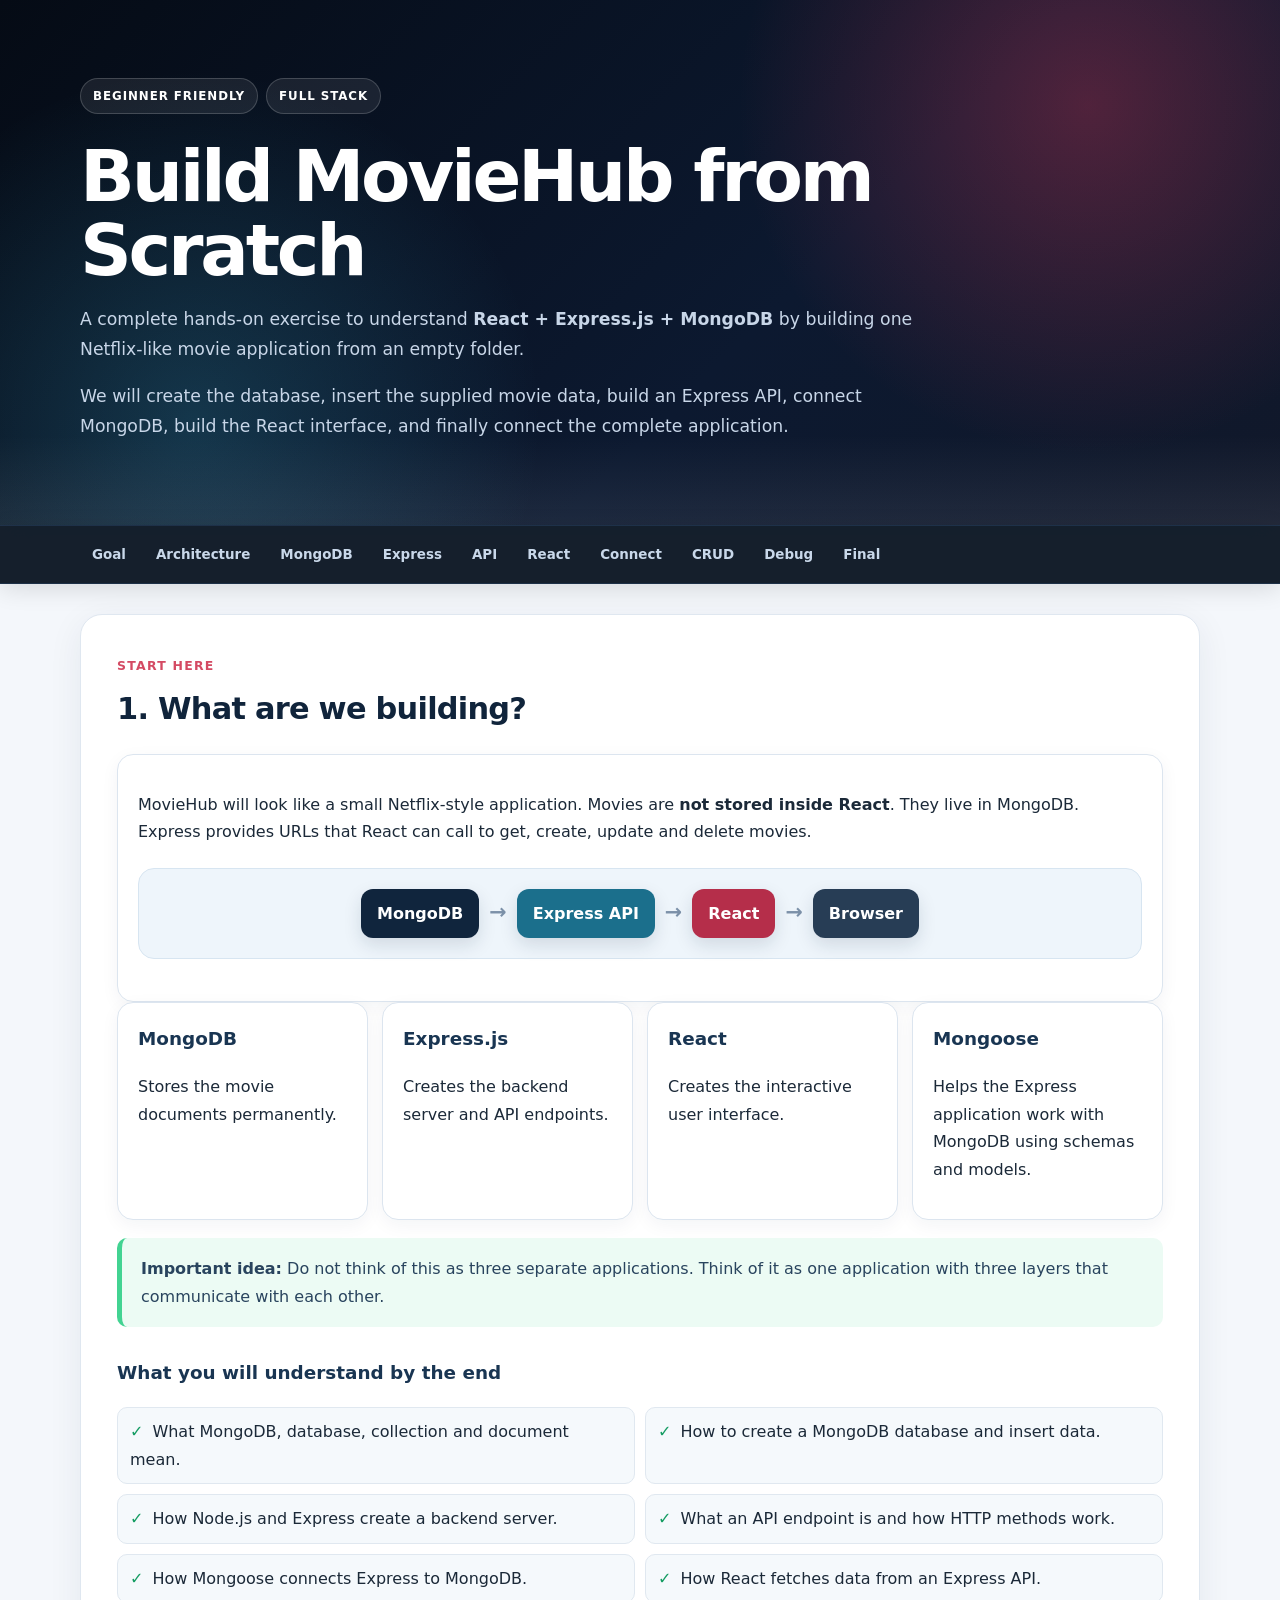
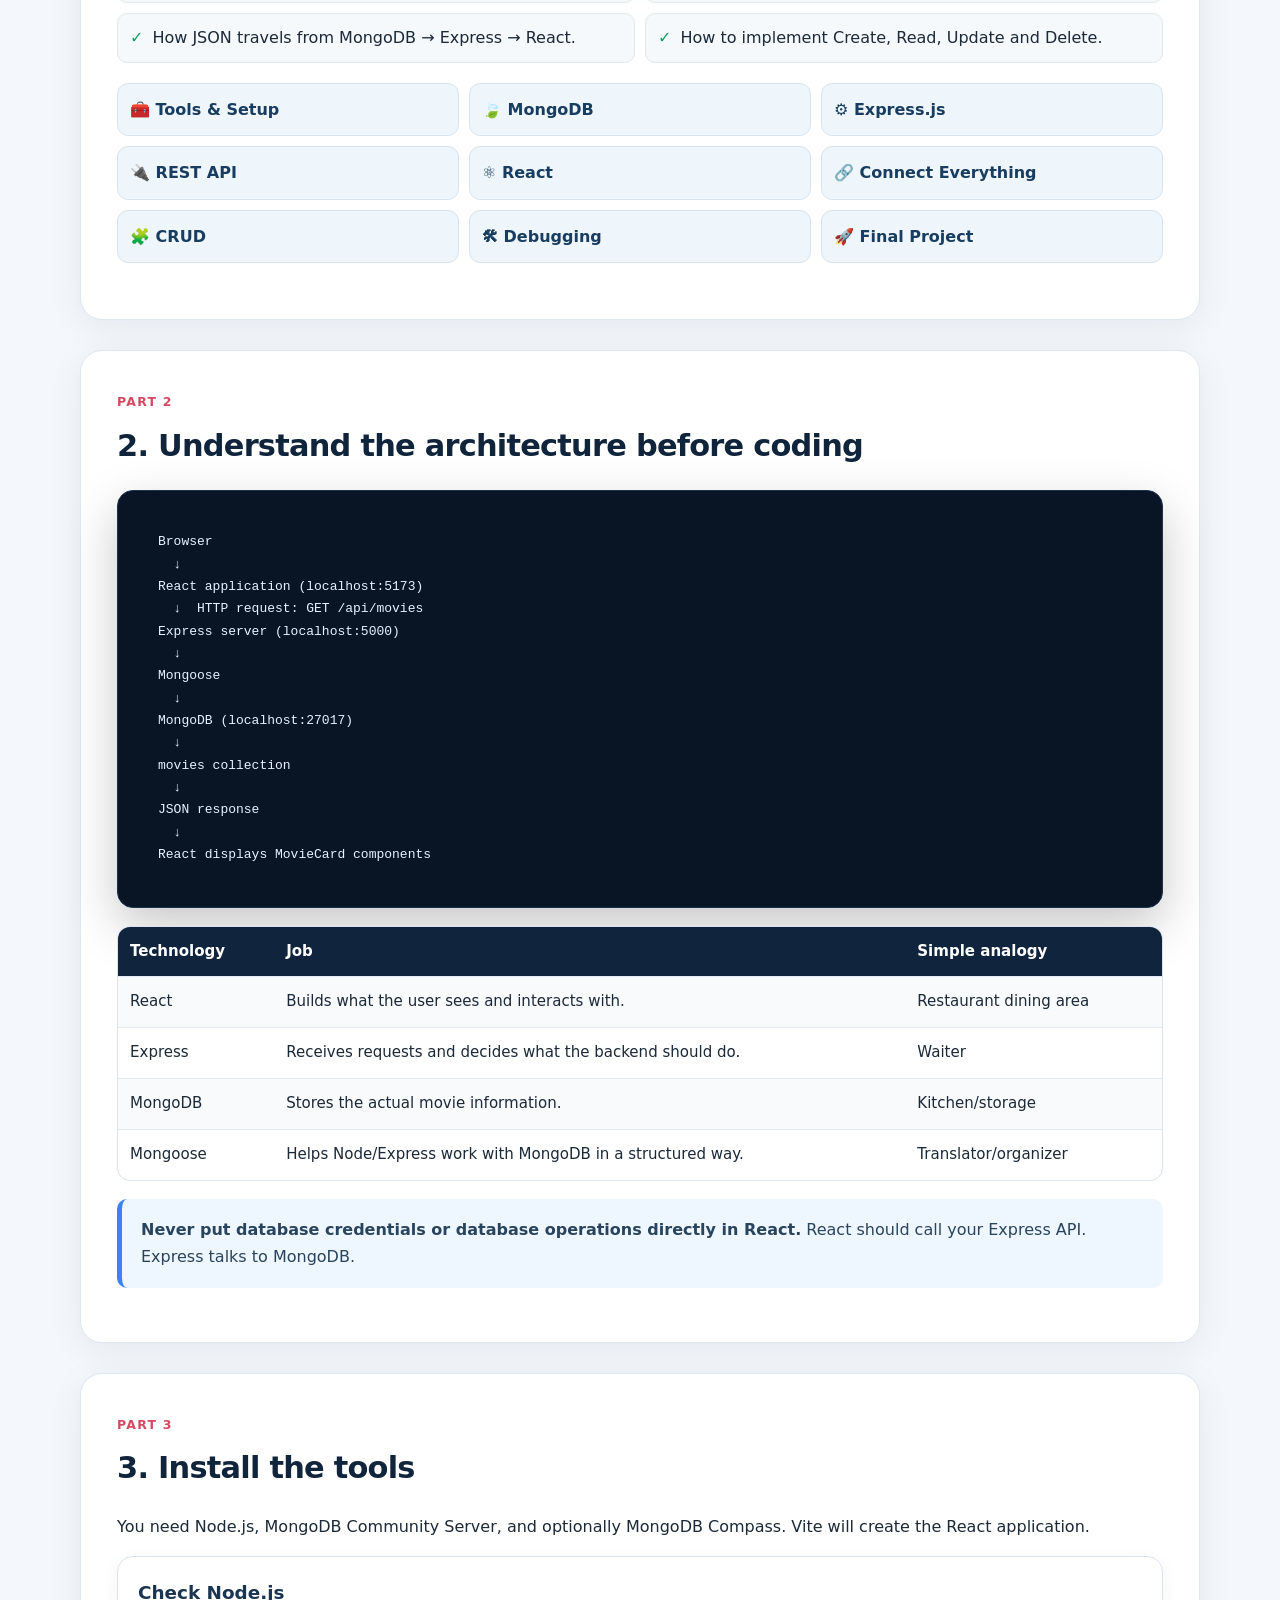
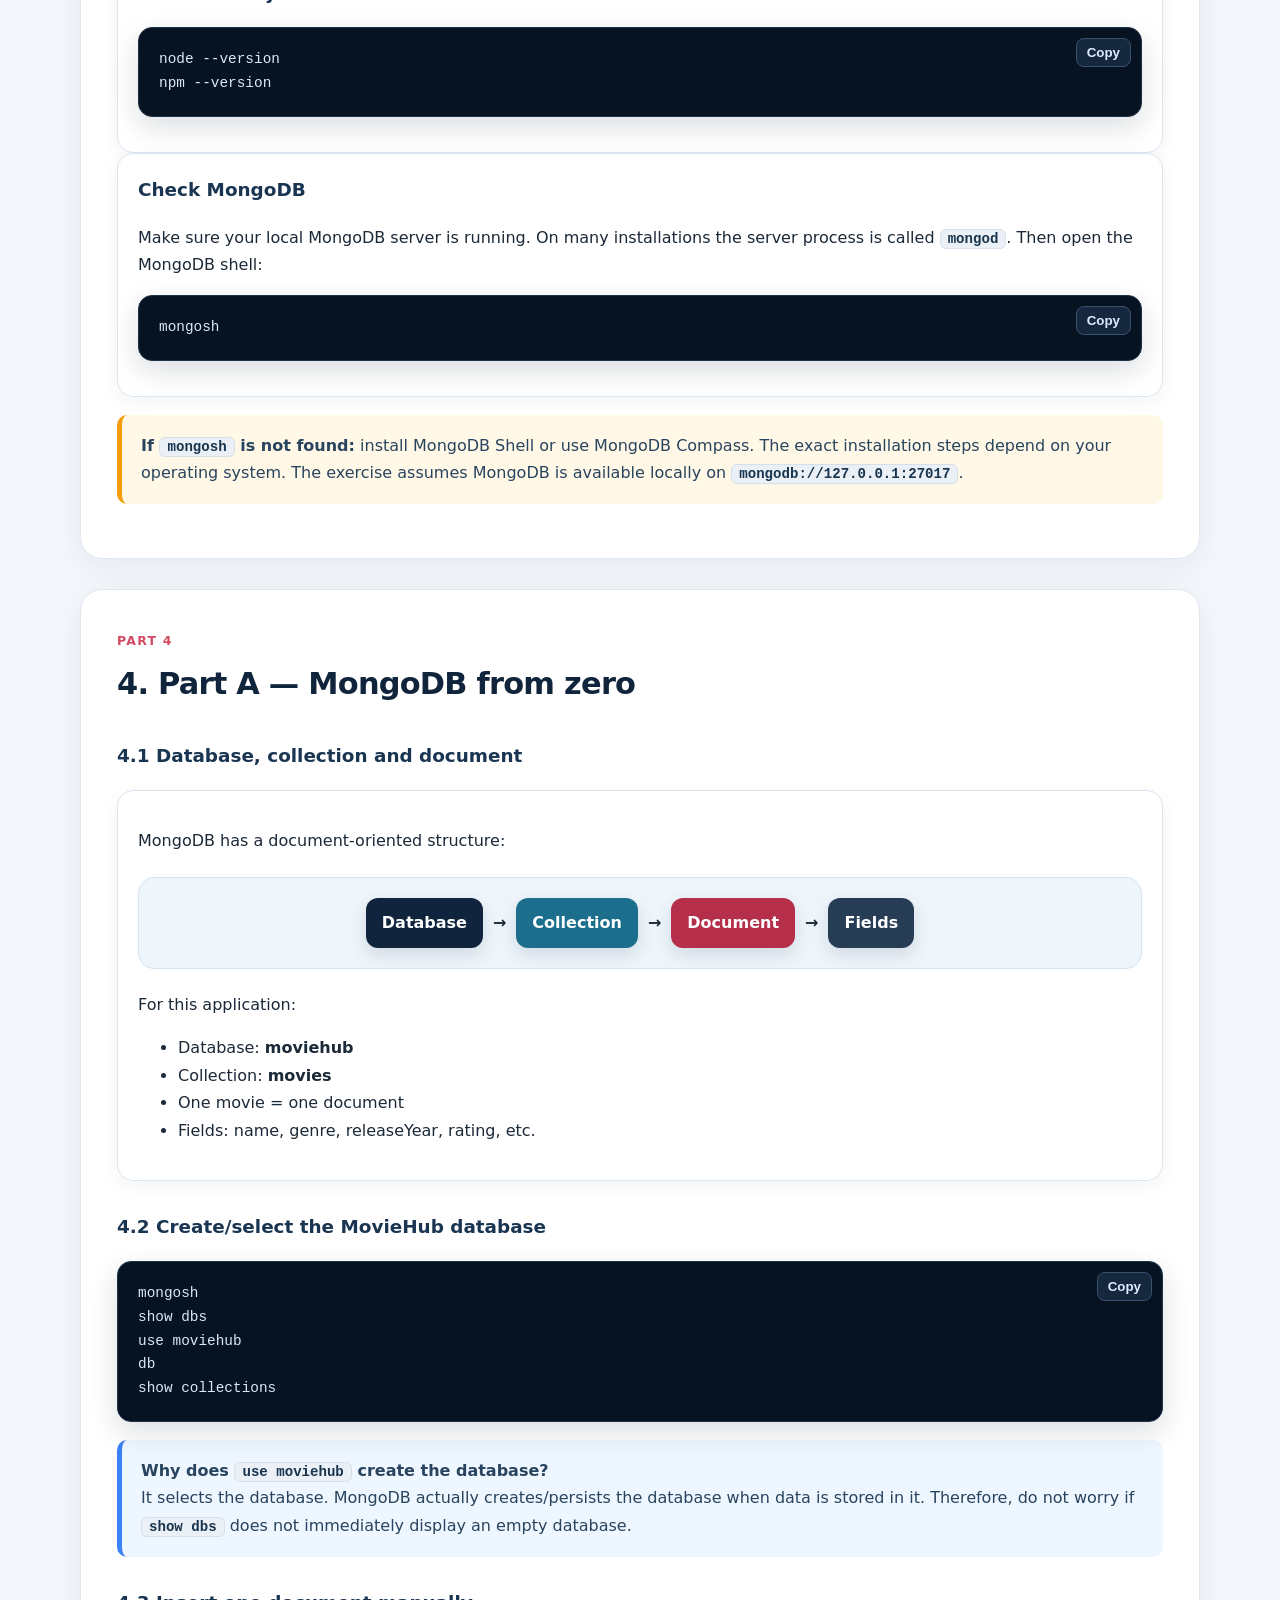
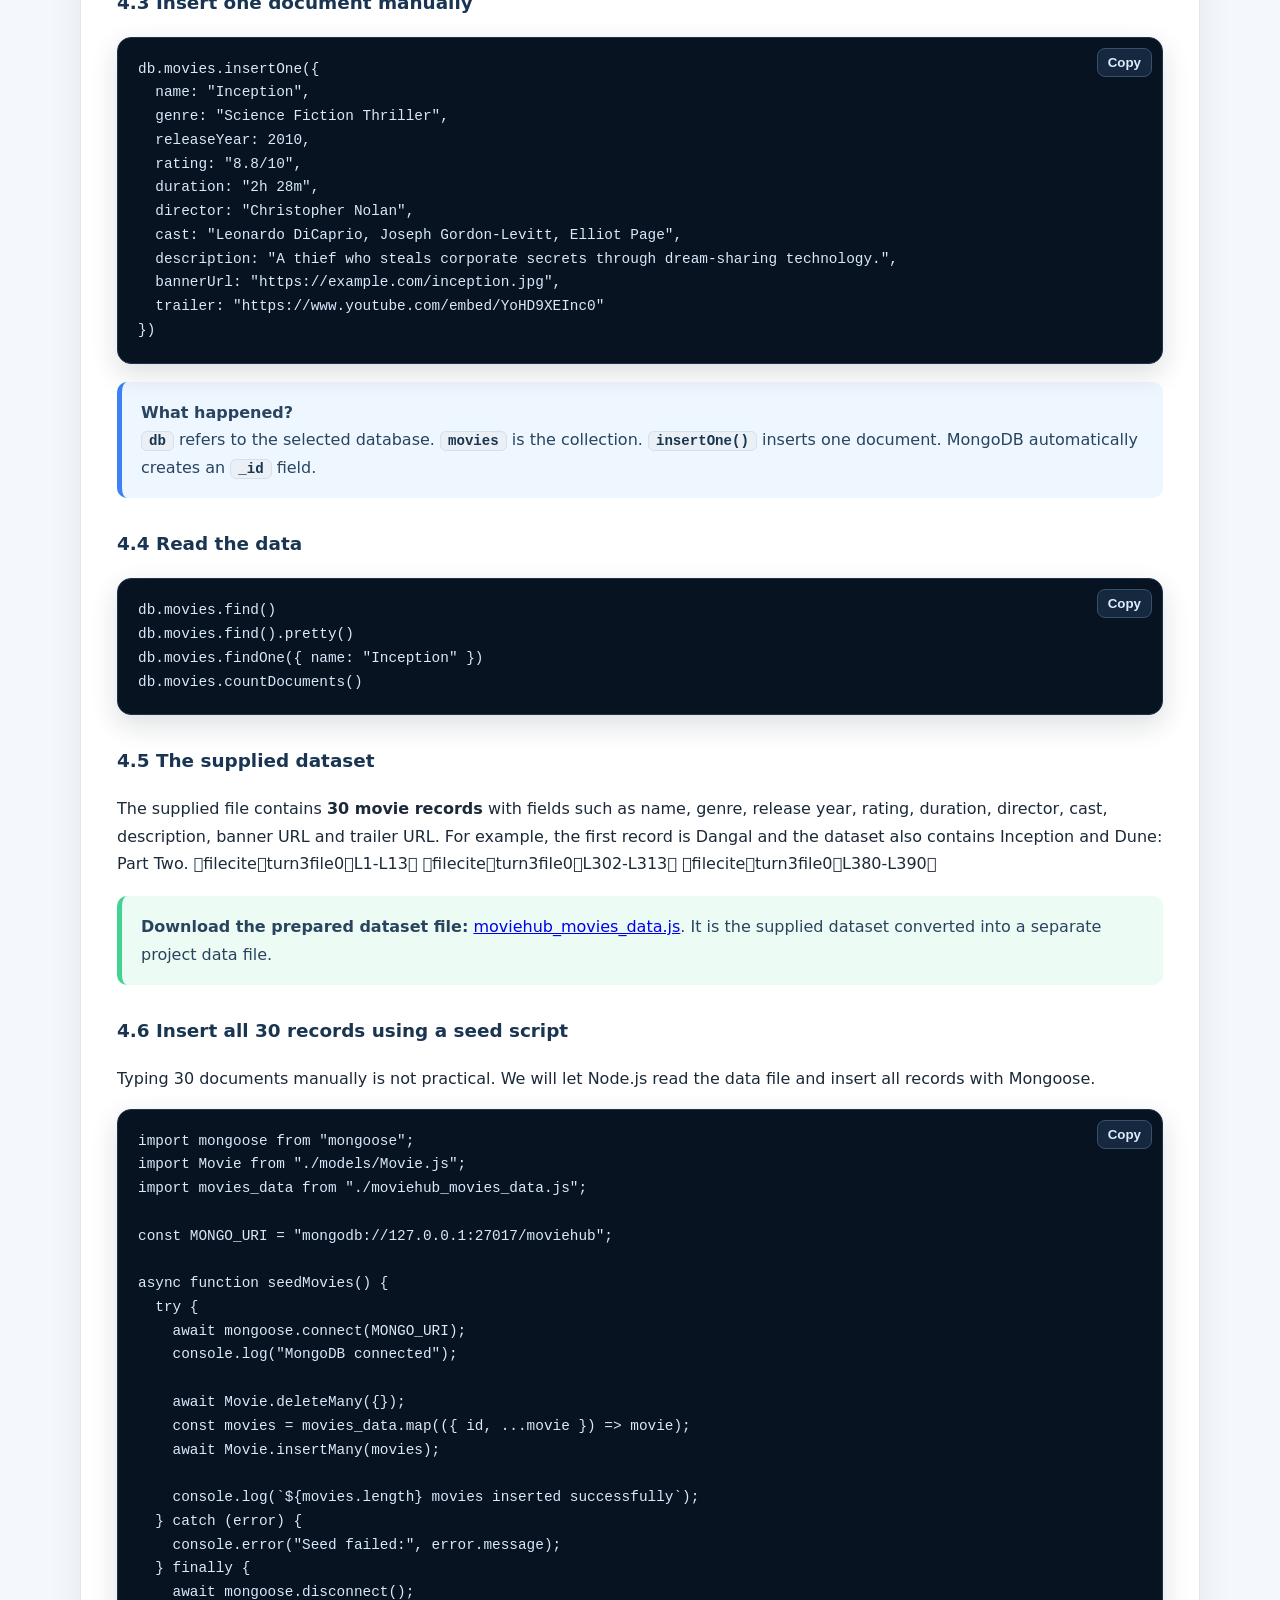
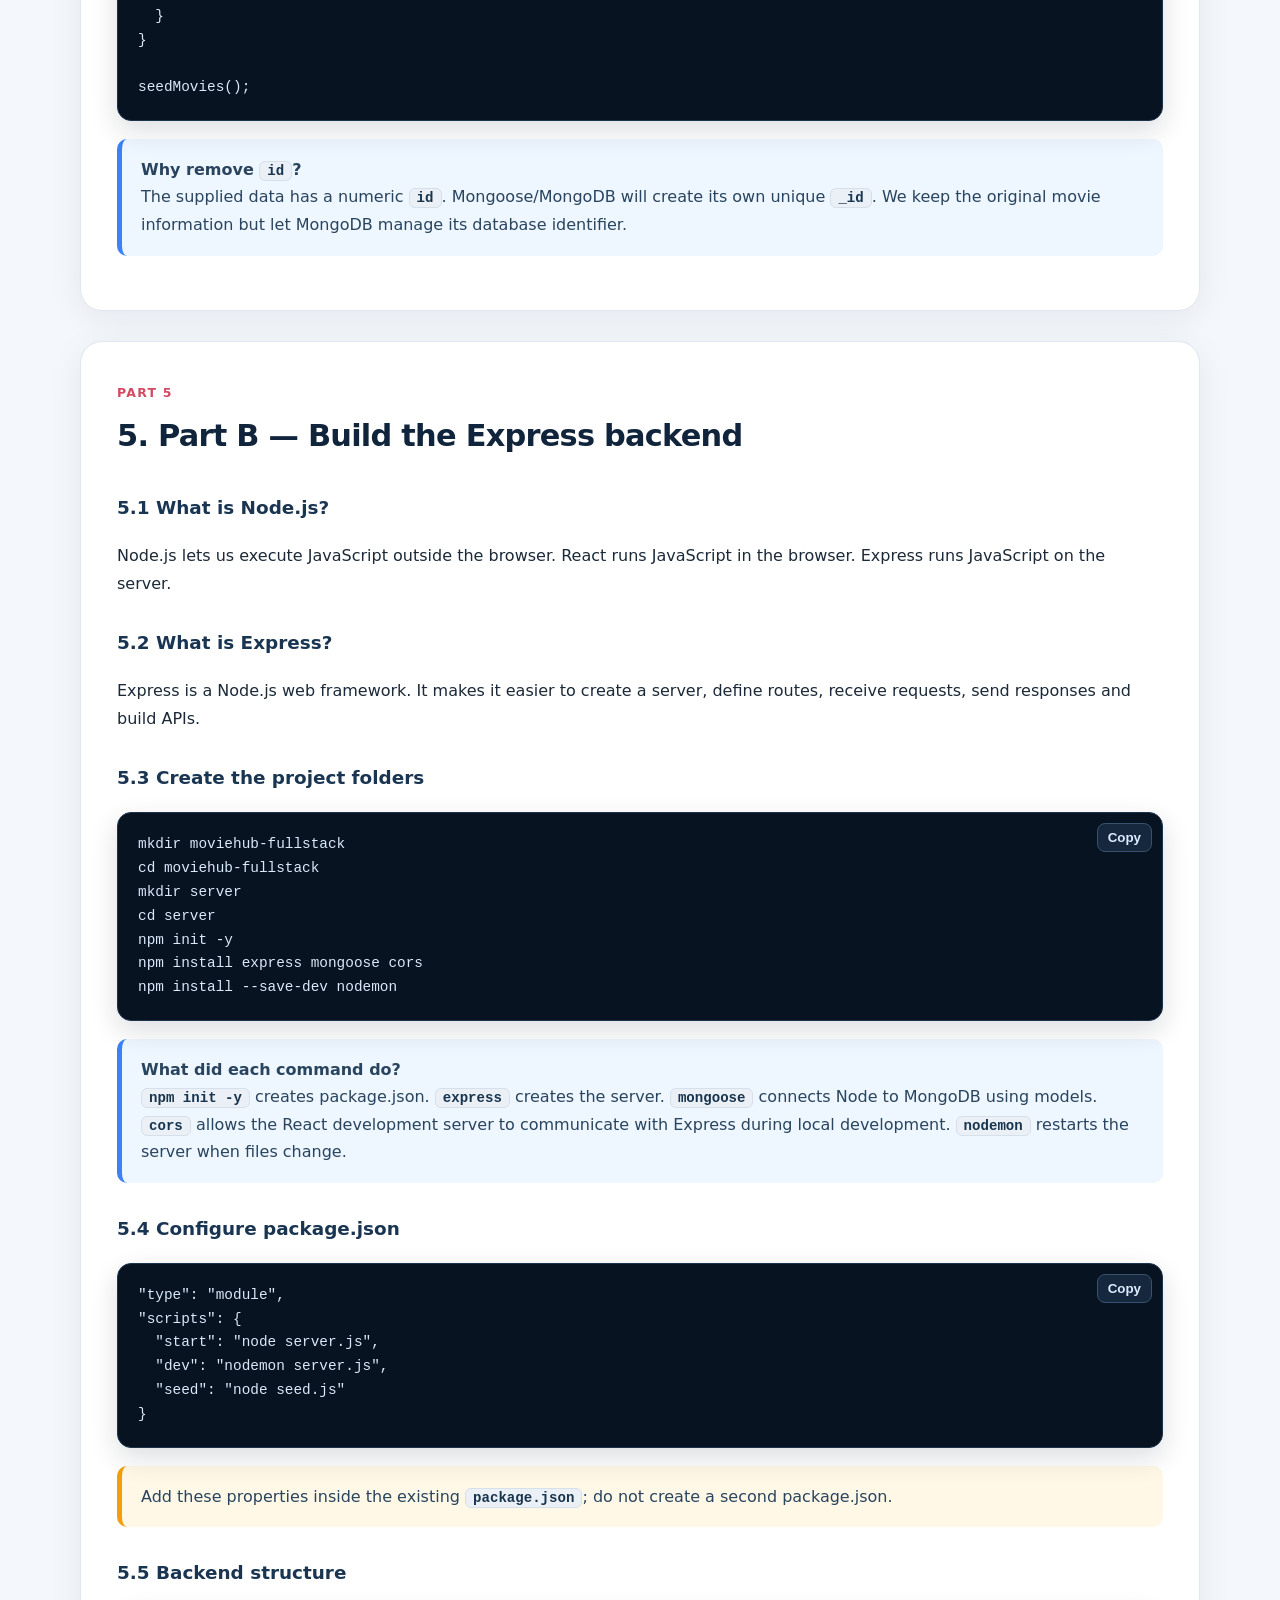
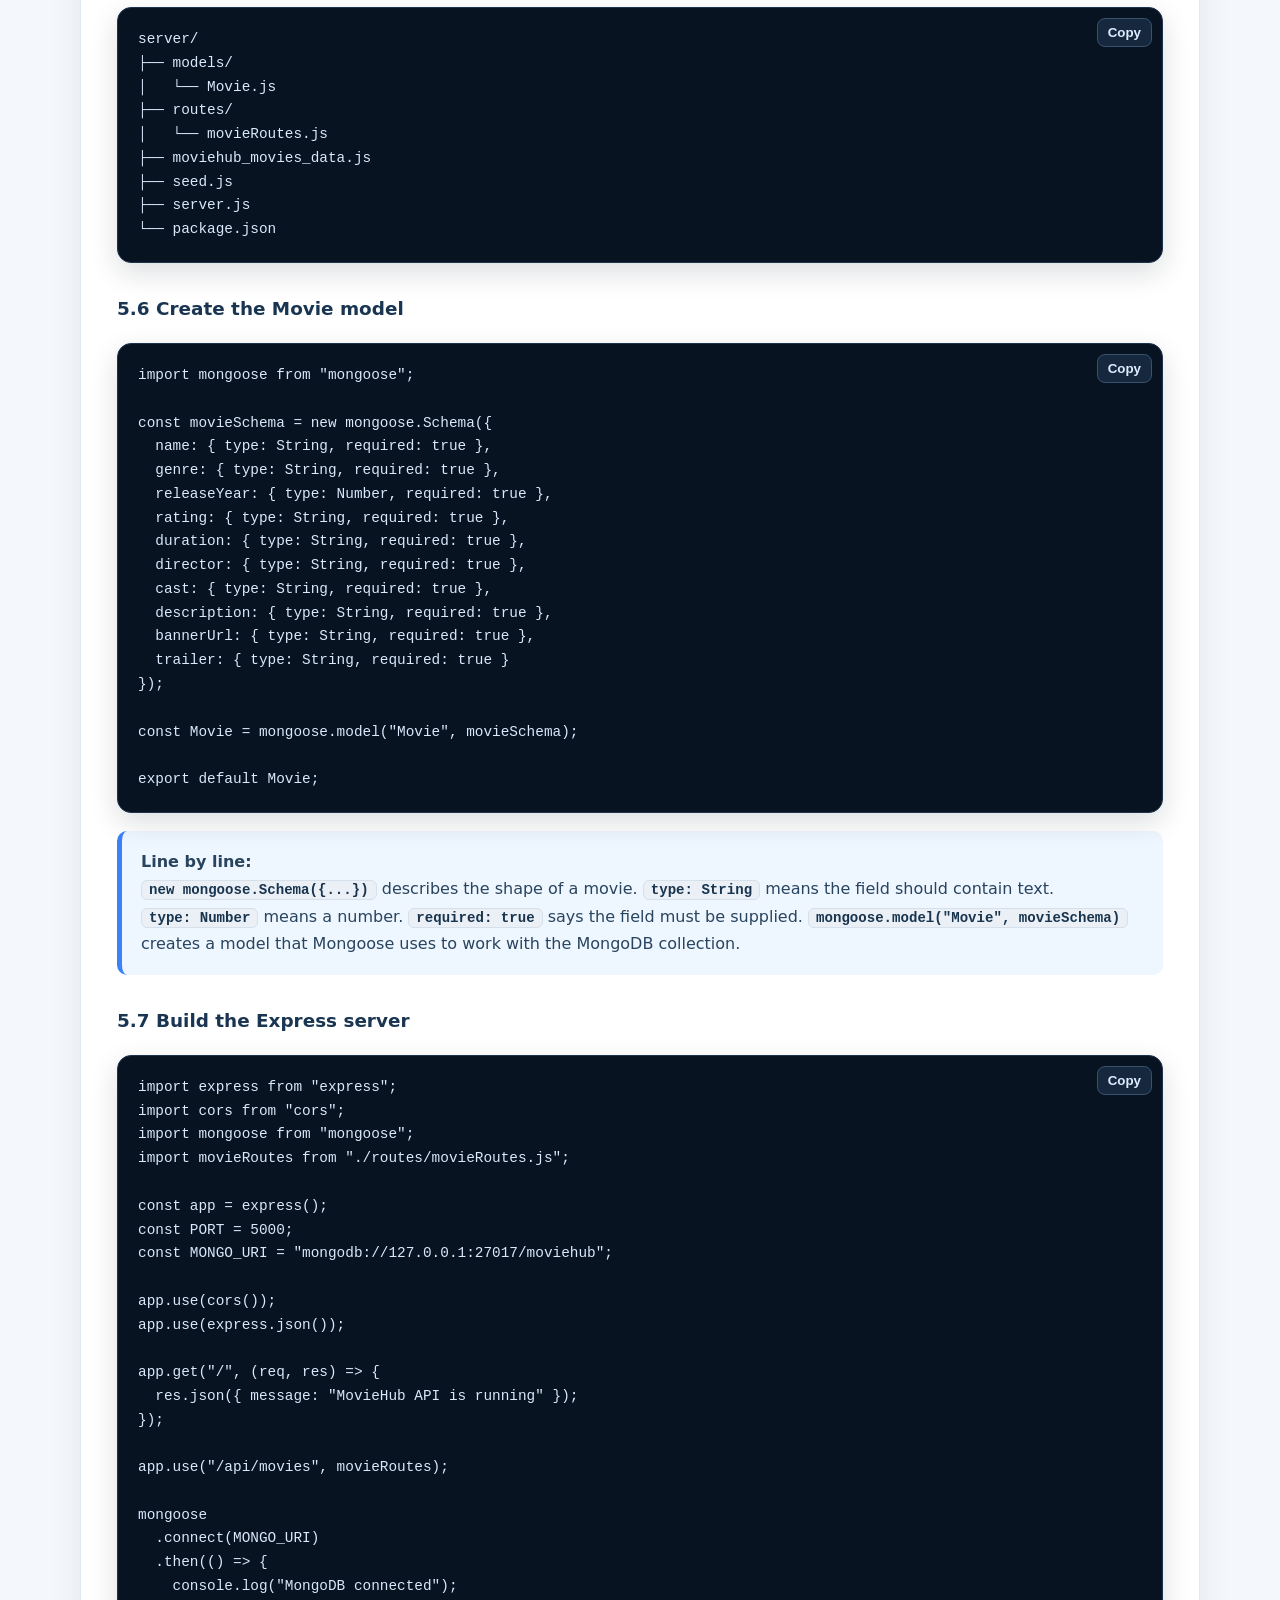
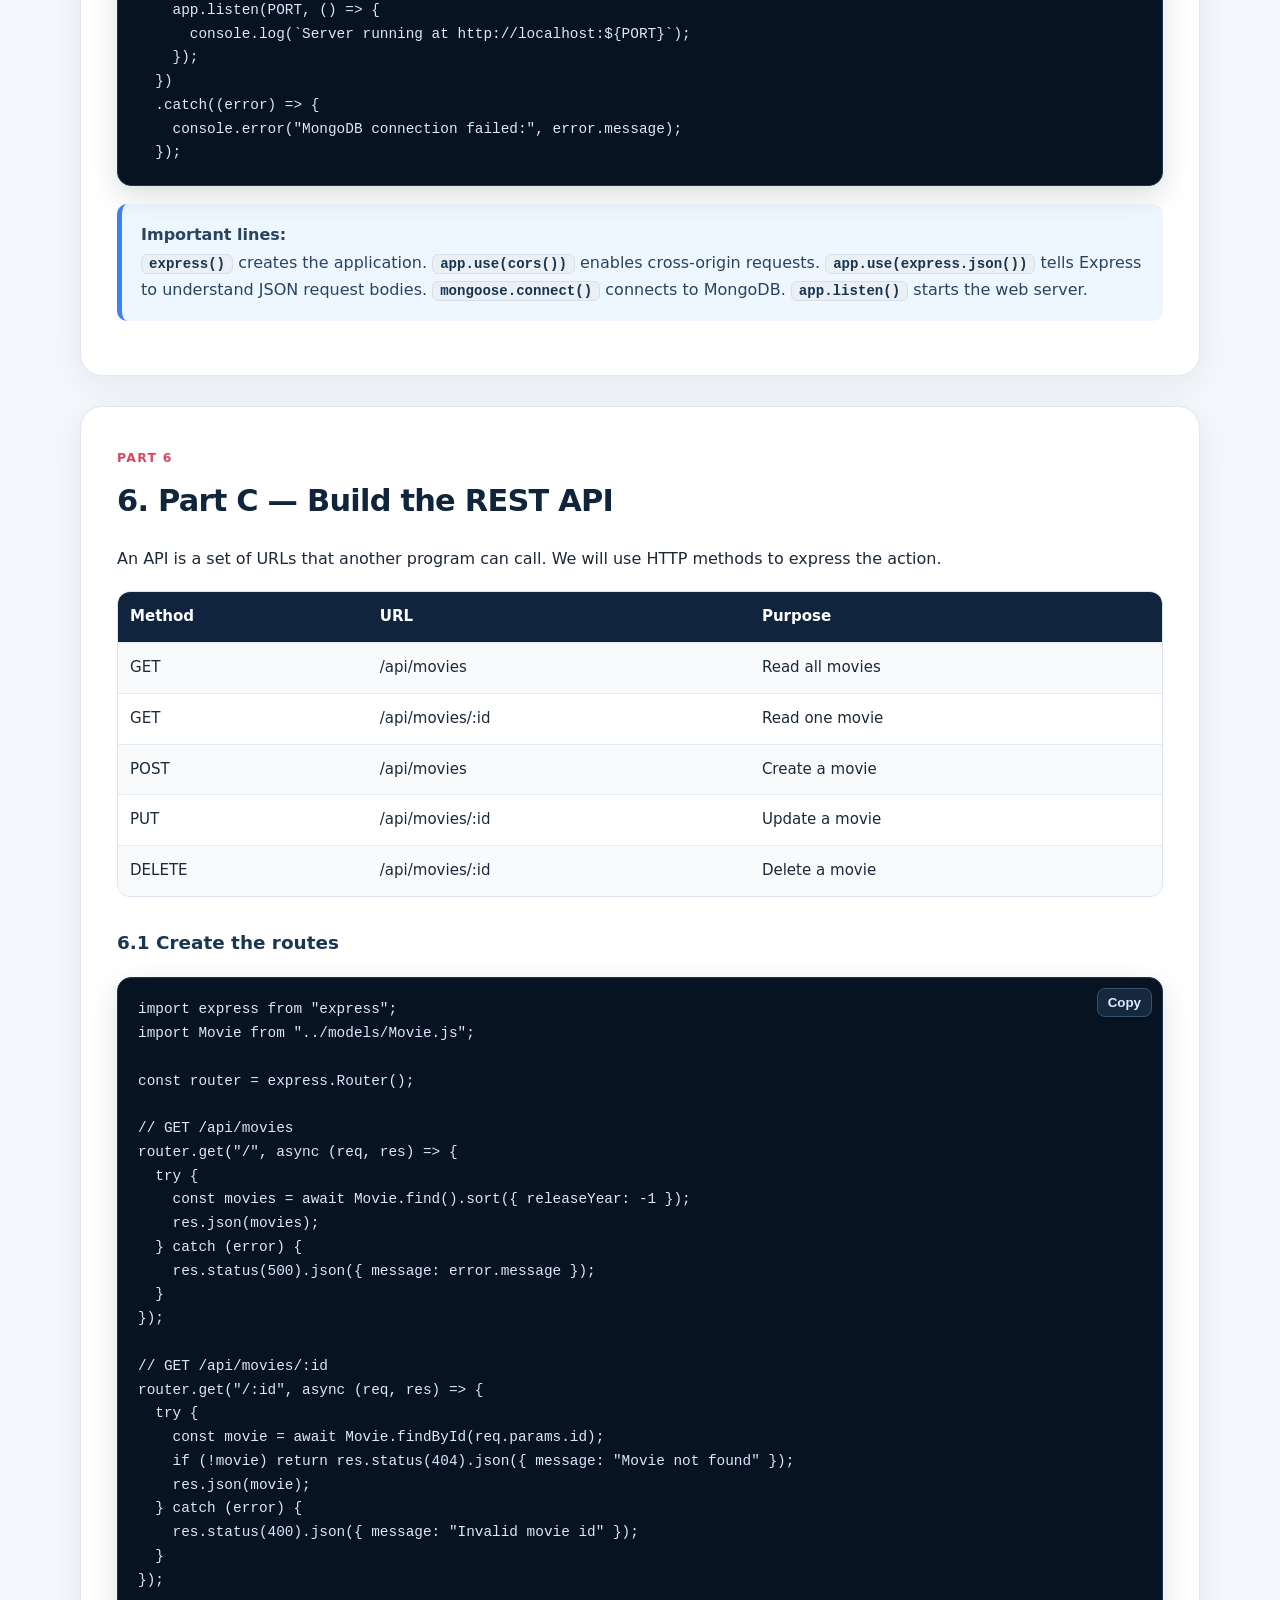
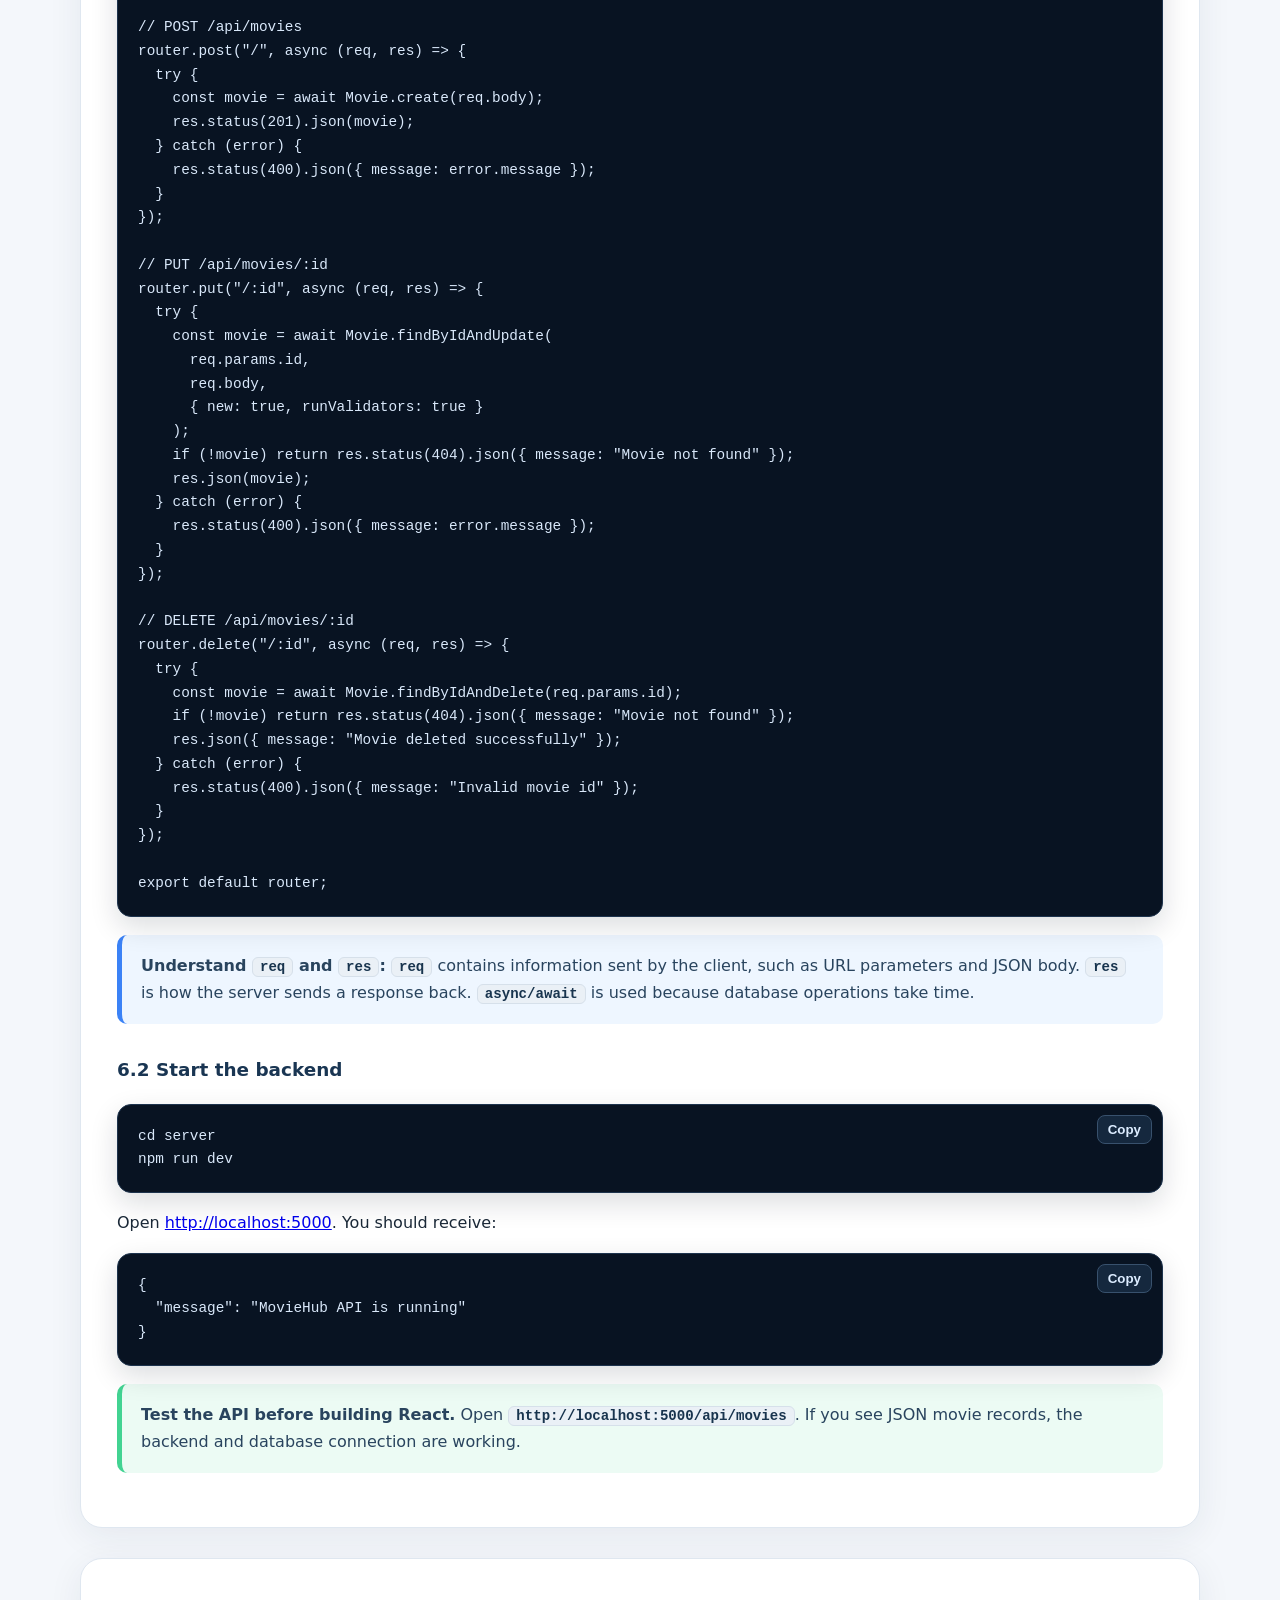
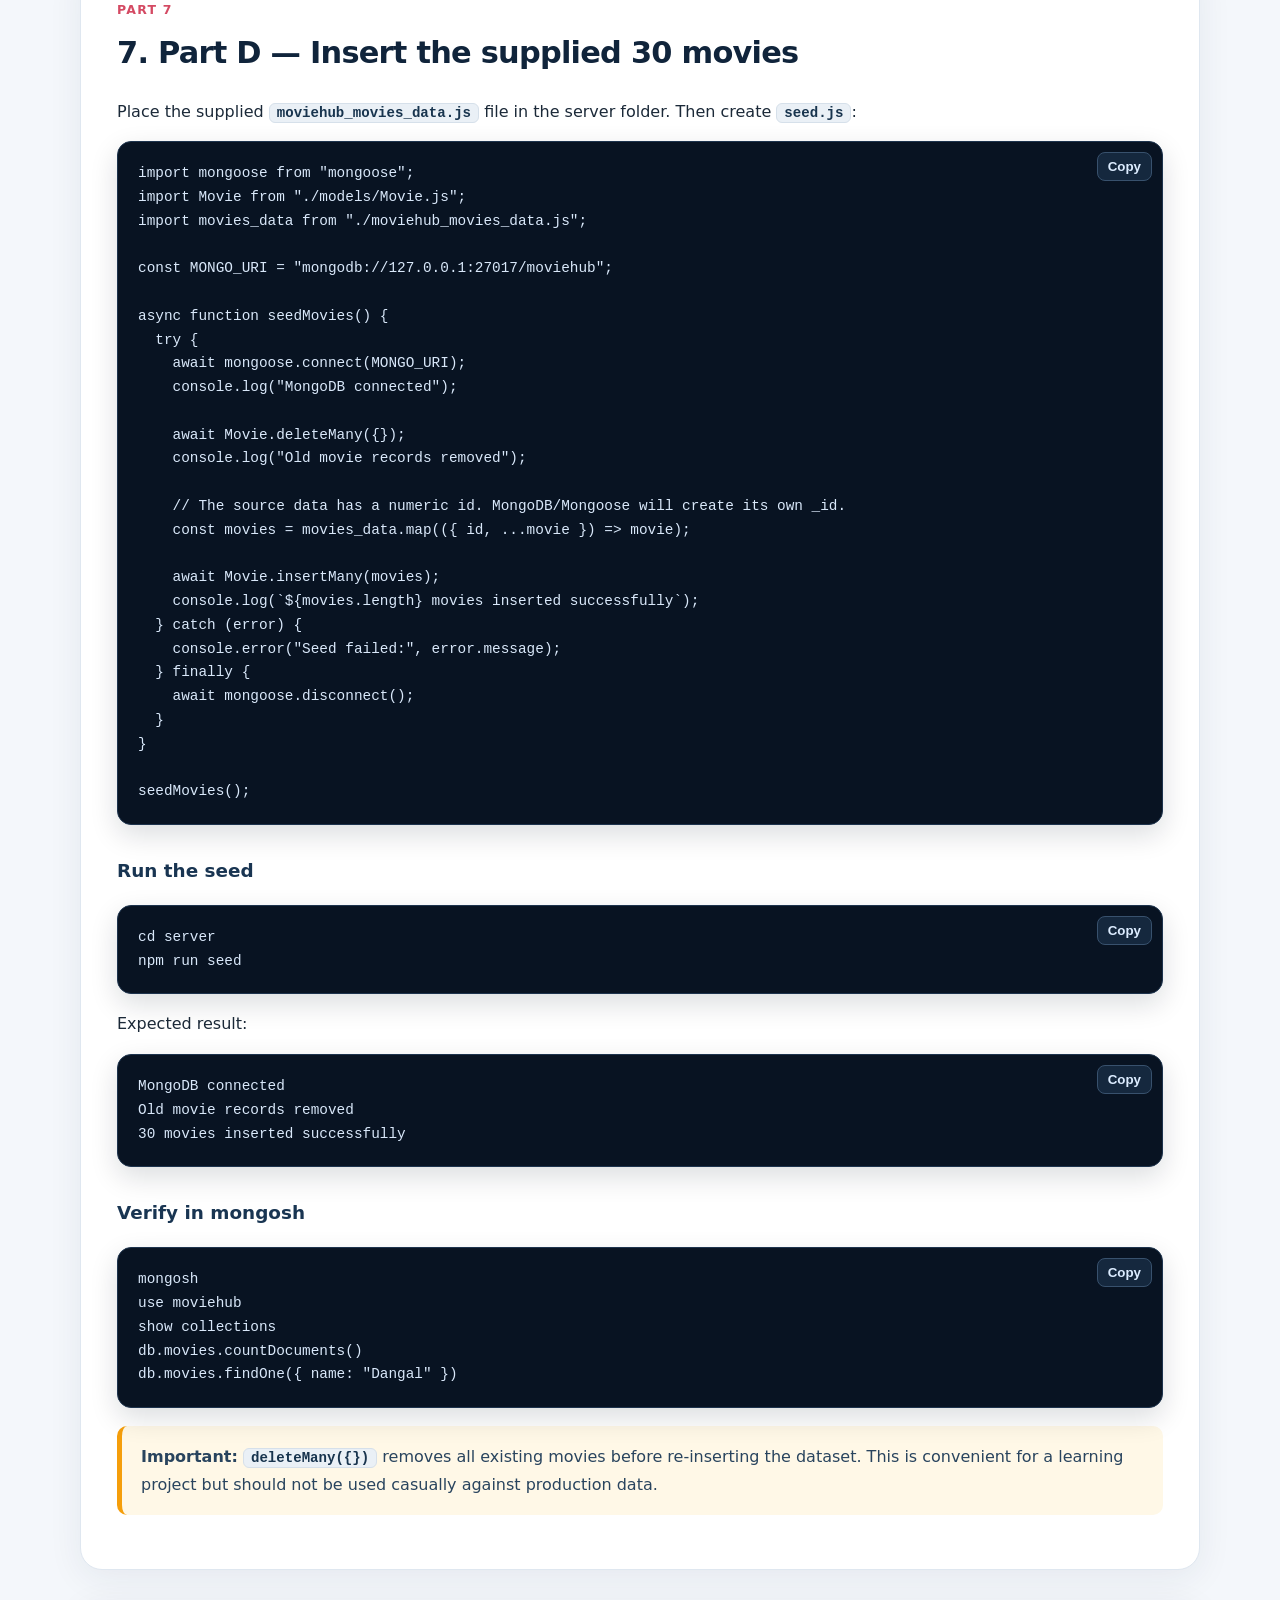
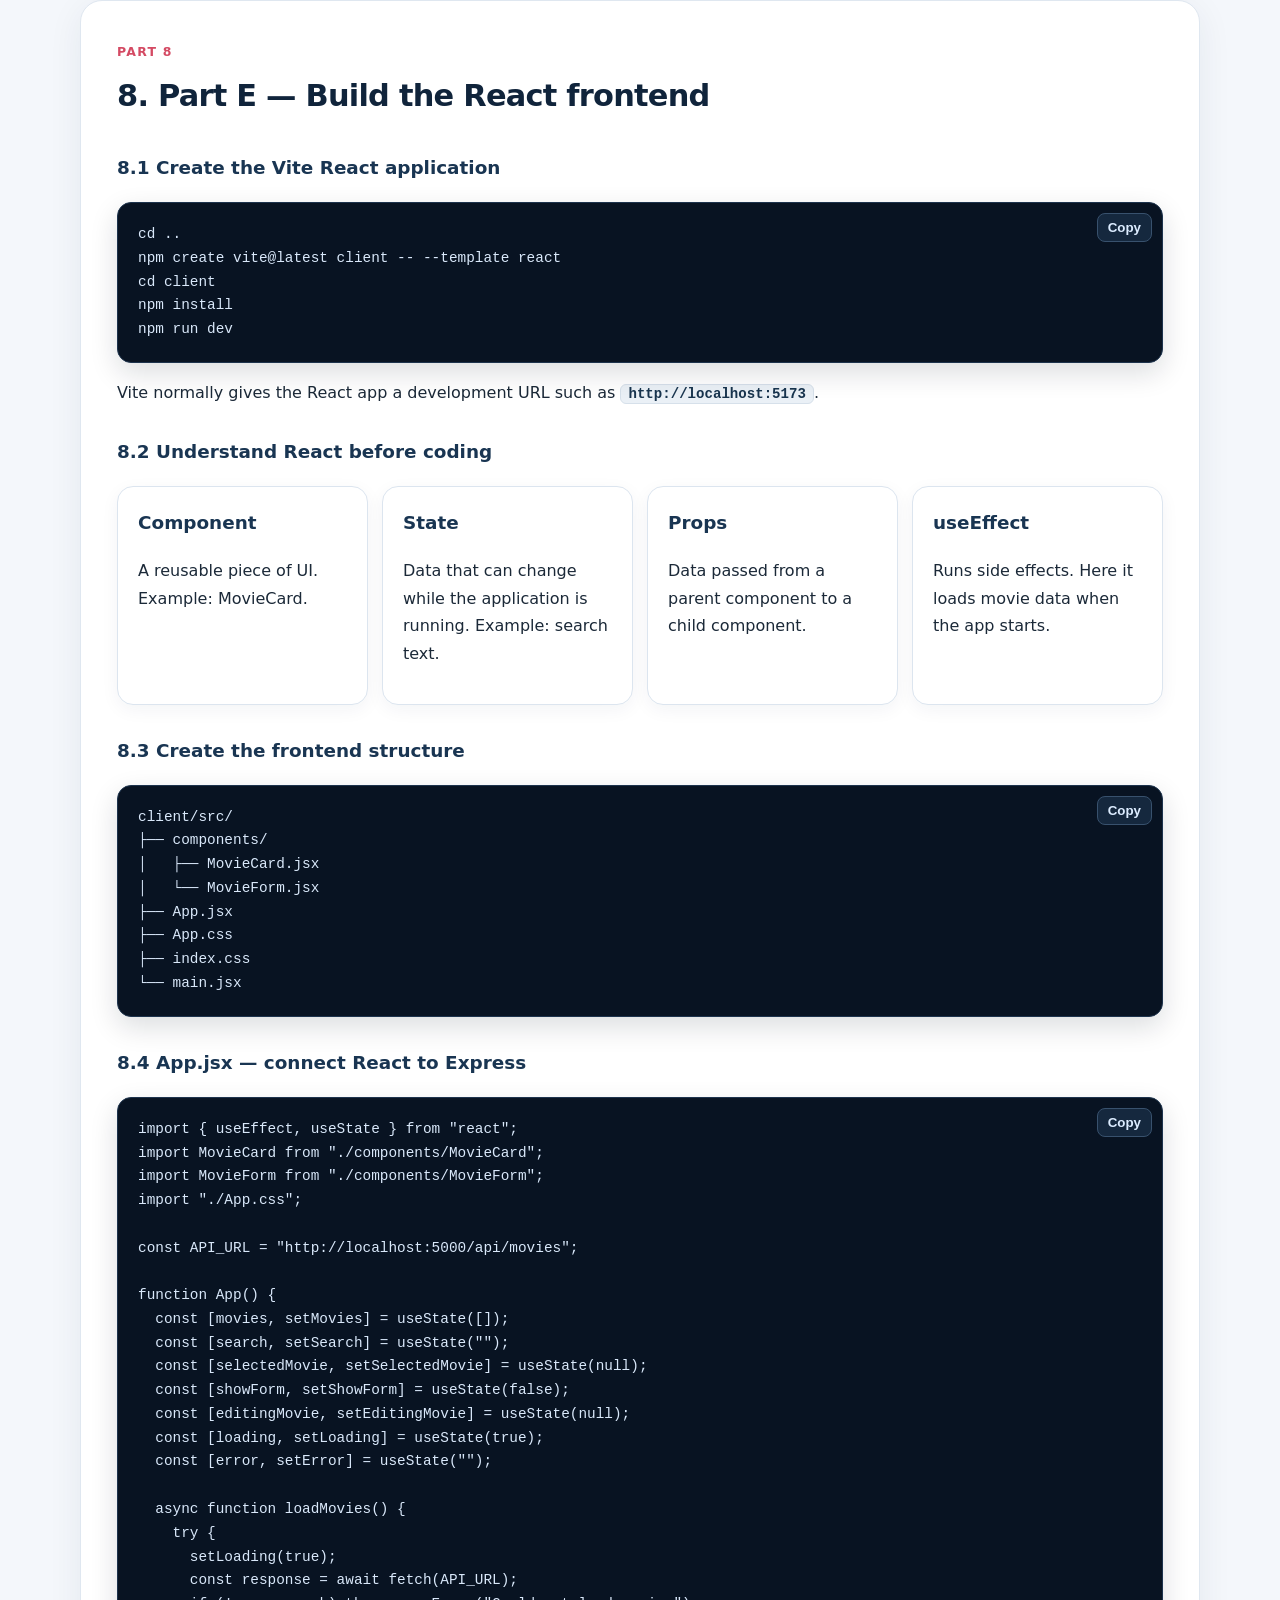
<file: exercise-8.html>
<!doctype html><html><head><meta charset="utf-8"><meta name="viewport" content="width=device-width,initial-scale=1"><title>MovieHub — React + Express + MongoDB Beginner Exercise</title><style>
:root{--bg:#07111f;--surface:#0f1c2e;--surface2:#13243a;--text:#eaf2ff;--muted:#a9bad0;--line:#263b55;--accent:#ff3b5c;--accent2:#ff7a59;--cyan:#48d8ff;--green:#42d392;--yellow:#ffd166;--shadow:0 18px 50px rgba(0,0,0,.22)}
*{box-sizing:border-box}html{scroll-behavior:smooth}body{margin:0;background:#f4f7fb;color:#1b2938;font-family:Inter,ui-sans-serif,system-ui,-apple-system,BlinkMacSystemFont,"Segoe UI",sans-serif;line-height:1.72}.wrap{width:min(1120px,calc(100% - 32px));margin:auto}.hero{position:relative;overflow:hidden;background:radial-gradient(circle at 85% 20%,rgba(255,59,92,.28),transparent 30%),radial-gradient(circle at 15% 80%,rgba(72,216,255,.18),transparent 30%),linear-gradient(135deg,#050b15,#0c1930 60%,#11182a);color:white;padding:78px 0 66px;border-bottom:1px solid #20334c}.hero:after{content:"";position:absolute;inset:auto 0 0;height:90px;background:linear-gradient(transparent,rgba(244,247,251,.08));pointer-events:none}.hero h1{font-size:clamp(2.3rem,6vw,4.5rem);line-height:1.02;max-width:900px;margin:18px 0 18px;letter-spacing:-.045em}.hero p{max-width:850px;color:#c8d6e8;font-size:1.08rem}.badge{display:inline-block;margin:0 8px 8px 0;padding:7px 12px;border:1px solid rgba(255,255,255,.18);border-radius:999px;background:rgba(255,255,255,.08);font-size:.74rem;font-weight:800;letter-spacing:.08em}.nav{position:sticky;top:0;z-index:20;background:rgba(7,17,31,.94);backdrop-filter:blur(14px);border-bottom:1px solid #1d3047;box-shadow:0 5px 25px rgba(0,0,0,.12)}.nav .wrap{display:flex;gap:6px;overflow:auto;padding:9px 0}.nav a{color:#c9d8ea;text-decoration:none;padding:8px 12px;border-radius:9px;white-space:nowrap;font-size:.84rem;font-weight:700}.nav a:hover{background:#1b3048;color:white}.section{margin:30px 0;padding:36px;background:white;border:1px solid #dfe7f0;border-radius:22px;box-shadow:0 8px 35px rgba(24,45,75,.07);scroll-margin-top:72px}.section h2{font-size:1.9rem;margin:0 0 18px;color:#10243b;letter-spacing:-.025em}.section h3{font-size:1.15rem;color:#193552;margin-top:30px}.grid{display:grid;grid-template-columns:repeat(4,1fr);gap:14px}.grid .card{height:100%}.card{background:#fff;border:1px solid #dce5ef;border-radius:16px;padding:20px;box-shadow:0 5px 18px rgba(24,45,75,.05)}.card h3{margin-top:0}.card.dark{background:#091525;color:#e8f2ff;border-color:#1c334d;box-shadow:var(--shadow)}.card.dark h3{color:white}.flow{display:flex;align-items:center;justify-content:center;gap:10px;flex-wrap:wrap;margin:22px 0;padding:20px;border-radius:16px;background:#eef5fb;border:1px solid #d7e5f1}.flow span{background:#10253d;color:white;padding:11px 16px;border-radius:12px;font-weight:800;box-shadow:0 7px 18px rgba(16,37,61,.13)}.flow span:nth-of-type(2){background:#1b6f8c}.flow span:nth-of-type(3){background:#b52e4a}.flow span:nth-of-type(4){background:#273d55}.arrow{color:#7c91a9;font-size:1.3rem}.callout,.explain{margin:18px 0;padding:17px 19px;border-left:5px solid #3b82f6;background:#eef6ff;border-radius:10px;color:#29445e}.callout.good{border-color:var(--green);background:#ecfbf4}.callout.warn{border-color:#f59e0b;background:#fff8e7}.callout.danger{border-color:#ef4444;background:#fff0f1}.pill{display:inline-block;background:#eaf0f6;color:#18344e;border:1px solid #d6e0ea;padding:1px 7px;border-radius:6px;font:600 .88em ui-monospace,SFMono-Regular,Menlo,monospace}.code{position:relative;background:#081322;border:1px solid #1d334d;border-radius:14px;overflow:auto;margin:15px 0;box-shadow:0 10px 28px rgba(6,18,32,.14)}pre{margin:0;padding:20px;overflow:auto}code{font-family:"SFMono-Regular",Consolas,"Liberation Mono",monospace;font-size:.9rem;line-height:1.65}.code code{color:#d9e8fa}.copy{position:absolute;right:10px;top:10px;border:1px solid #38516d;background:#15283e;color:#dcecff;border-radius:8px;padding:6px 10px;font-weight:700;cursor:pointer}.copy:hover{background:#203a58}.table{width:100%;border-collapse:separate;border-spacing:0;overflow:hidden;border:1px solid #dbe4ed;border-radius:13px;margin:18px 0;font-size:.94rem}.table th{background:#10253d;color:#fff;text-align:left;padding:12px}.table td{padding:12px;border-top:1px solid #e4eaf1;vertical-align:top}.table tr:nth-child(even) td{background:#f8fafc}.check{padding-left:0;list-style:none;display:grid;grid-template-columns:repeat(2,1fr);gap:10px}.check li{background:#f5f9fc;border:1px solid #e0e8f0;padding:10px 12px;border-radius:10px}.check li:before{content:"✓";color:#149c62;font-weight:900;margin-right:9px}.steps{counter-reset:step;list-style:none;padding:0}.steps li{counter-increment:step;position:relative;padding:16px 18px 16px 62px;background:#f7fafd;border:1px solid #e0e8f0;border-radius:13px;margin:10px 0}.steps li:before{content:counter(step);position:absolute;left:16px;top:15px;width:30px;height:30px;border-radius:50%;display:grid;place-items:center;background:#10253d;color:#fff;font-weight:800}.small{font-size:.88rem;color:#6e8196}.footer{margin-top:50px;background:#07111f;color:#aebfd3;padding:45px 0}.footer h3{color:white}.footer .small{color:#8295aa}.toc{display:grid;grid-template-columns:repeat(3,1fr);gap:10px;margin:20px 0}.toc a{text-decoration:none;color:#183d61;background:#eef5fb;border:1px solid #d8e5ef;border-radius:11px;padding:12px;font-weight:700}.toc a:hover{background:#e2eff9}.terminal{background:#050b12;border-radius:14px;padding:18px;color:#d7e7f7;font-family:monospace;border:1px solid #1c2d40}.terminal .prompt{color:#65e6a2}.note-title{font-weight:900;display:block;margin-bottom:4px}.chapter{display:inline-block;color:#d44a63;font-size:.78rem;font-weight:900;letter-spacing:.1em;text-transform:uppercase;margin-bottom:7px}@media(max-width:900px){.grid{grid-template-columns:repeat(2,1fr)}.toc{grid-template-columns:repeat(2,1fr)}}@media(max-width:600px){.wrap{width:min(100% - 20px,1120px)}.hero{padding:55px 0}.section{padding:22px 17px;border-radius:16px}.grid,.check,.toc{grid-template-columns:1fr}.flow{justify-content:flex-start}.flow .arrow{transform:rotate(90deg)}}
</style></head><body>
<div class="hero"><div class="wrap"><span class="badge">BEGINNER FRIENDLY</span><span class="badge">FULL STACK</span><h1>Build MovieHub from Scratch</h1><p>A complete hands-on exercise to understand <b>React + Express.js + MongoDB</b> by building one Netflix-like movie application from an empty folder.</p><p>We will create the database, insert the supplied movie data, build an Express API, connect MongoDB, build the React interface, and finally connect the complete application.</p></div></div>
<div class="nav"><div class="wrap"><a href="#goal">Goal</a><a href="#architecture">Architecture</a><a href="#mongo">MongoDB</a><a href="#express">Express</a><a href="#api">API</a><a href="#react">React</a><a href="#connect">Connect</a><a href="#crud">CRUD</a><a href="#debug">Debug</a><a href="#final">Final</a></div></div>
<div class="wrap">
<section class="section" id="goal"><span class="chapter">Start here</span><h2>1. What are we building?</h2>
<div class="card"><p>MovieHub will look like a small Netflix-style application. Movies are <b>not stored inside React</b>. They live in MongoDB. Express provides URLs that React can call to get, create, update and delete movies.</p><div class="flow"><span>MongoDB</span><b class="arrow">→</b><span>Express API</span><b class="arrow">→</b><span>React</span><b class="arrow">→</b><span>Browser</span></div></div>
<div class="grid"><div class="card"><h3>MongoDB</h3><p>Stores the movie documents permanently.</p></div><div class="card"><h3>Express.js</h3><p>Creates the backend server and API endpoints.</p></div><div class="card"><h3>React</h3><p>Creates the interactive user interface.</p></div><div class="card"><h3>Mongoose</h3><p>Helps the Express application work with MongoDB using schemas and models.</p></div></div>
<div class="callout good"><b>Important idea:</b> Do not think of this as three separate applications. Think of it as one application with three layers that communicate with each other.</div>
<h3>What you will understand by the end</h3><ul class="check"><li>What MongoDB, database, collection and document mean.</li><li>How to create a MongoDB database and insert data.</li><li>How Node.js and Express create a backend server.</li><li>What an API endpoint is and how HTTP methods work.</li><li>How Mongoose connects Express to MongoDB.</li><li>How React fetches data from an Express API.</li><li>How JSON travels from MongoDB → Express → React.</li><li>How to implement Create, Read, Update and Delete.</li></ul>
<div class="toc"><a href="#setup">🧰 Tools & Setup</a><a href="#mongo">🍃 MongoDB</a><a href="#express">⚙️ Express.js</a><a href="#api">🔌 REST API</a><a href="#react">⚛️ React</a><a href="#connect">🔗 Connect Everything</a><a href="#crud">🧩 CRUD</a><a href="#debug">🛠 Debugging</a><a href="#final">🚀 Final Project</a></div></section>

<section class="section" id="architecture"><span class="chapter">Part 2</span><h2>2. Understand the architecture before coding</h2>
<div class="card dark"><pre style="white-space:pre-wrap">Browser
  ↓
React application (localhost:5173)
  ↓  HTTP request: GET /api/movies
Express server (localhost:5000)
  ↓
Mongoose
  ↓
MongoDB (localhost:27017)
  ↓
movies collection
  ↓
JSON response
  ↓
React displays MovieCard components</pre></div>
<table class="table"><tr><th>Technology</th><th>Job</th><th>Simple analogy</th></tr><tr><td>React</td><td>Builds what the user sees and interacts with.</td><td>Restaurant dining area</td></tr><tr><td>Express</td><td>Receives requests and decides what the backend should do.</td><td>Waiter</td></tr><tr><td>MongoDB</td><td>Stores the actual movie information.</td><td>Kitchen/storage</td></tr><tr><td>Mongoose</td><td>Helps Node/Express work with MongoDB in a structured way.</td><td>Translator/organizer</td></tr></table>
<div class="callout"><b>Never put database credentials or database operations directly in React.</b> React should call your Express API. Express talks to MongoDB.</div></section>

<section class="section" id="setup"><span class="chapter">Part 3</span><h2>3. Install the tools</h2>
<p>You need Node.js, MongoDB Community Server, and optionally MongoDB Compass. Vite will create the React application.</p>
<div class="card"><h3>Check Node.js</h3><div class="code"><button class="copy" onclick="copyCode('c577501')">Copy</button><pre id="c577501"><code>node --version
npm --version</code></pre></div></div>
<div class="card"><h3>Check MongoDB</h3><p>Make sure your local MongoDB server is running. On many installations the server process is called <span class="pill">mongod</span>. Then open the MongoDB shell:</p><div class="code"><button class="copy" onclick="copyCode('c150338')">Copy</button><pre id="c150338"><code>mongosh</code></pre></div></div>
<div class="callout warn"><b>If <span class="pill">mongosh</span> is not found:</b> install MongoDB Shell or use MongoDB Compass. The exact installation steps depend on your operating system. The exercise assumes MongoDB is available locally on <span class="pill">mongodb://127.0.0.1:27017</span>.</div>
</section>

<section class="section" id="mongo"><span class="chapter">Part 4</span><h2>4. Part A — MongoDB from zero</h2>
<h3>4.1 Database, collection and document</h3><div class="card"><p>MongoDB has a document-oriented structure:</p><div class="flow"><span>Database</span><b>→</b><span>Collection</span><b>→</b><span>Document</span><b>→</b><span>Fields</span></div><p>For this application:</p><ul><li>Database: <b>moviehub</b></li><li>Collection: <b>movies</b></li><li>One movie = one document</li><li>Fields: name, genre, releaseYear, rating, etc.</li></ul></div>
<h3>4.2 Create/select the MovieHub database</h3><div class="code"><button class="copy" onclick="copyCode('c612219')">Copy</button><pre id="c612219"><code>mongosh
show dbs
use moviehub
db
show collections</code></pre></div>
<div class="explain"><b>Why does <span class="pill">use moviehub</span> create the database?</b><br>It selects the database. MongoDB actually creates/persists the database when data is stored in it. Therefore, do not worry if <span class="pill">show dbs</span> does not immediately display an empty database.</div>
<h3>4.3 Insert one document manually</h3><div class="code"><button class="copy" onclick="copyCode('generated1')">Copy</button><pre id="generated1"><code>db.movies.insertOne({
  name: &quot;Inception&quot;,
  genre: &quot;Science Fiction Thriller&quot;,
  releaseYear: 2010,
  rating: &quot;8.8/10&quot;,
  duration: &quot;2h 28m&quot;,
  director: &quot;Christopher Nolan&quot;,
  cast: &quot;Leonardo DiCaprio, Joseph Gordon-Levitt, Elliot Page&quot;,
  description: &quot;A thief who steals corporate secrets through dream-sharing technology.&quot;,
  bannerUrl: &quot;https://example.com/inception.jpg&quot;,
  trailer: &quot;https://www.youtube.com/embed/YoHD9XEInc0&quot;
})</code></pre></div>
<div class="explain"><b>What happened?</b><br><span class="pill">db</span> refers to the selected database. <span class="pill">movies</span> is the collection. <span class="pill">insertOne()</span> inserts one document. MongoDB automatically creates an <span class="pill">_id</span> field.</div>
<h3>4.4 Read the data</h3><div class="code"><button class="copy" onclick="copyCode('c786544')">Copy</button><pre id="c786544"><code>db.movies.find()
db.movies.find().pretty()
db.movies.findOne({ name: &quot;Inception&quot; })
db.movies.countDocuments()</code></pre></div>
<h3>4.5 The supplied dataset</h3><p>The supplied file contains <b>30 movie records</b> with fields such as name, genre, release year, rating, duration, director, cast, description, banner URL and trailer URL. For example, the first record is Dangal and the dataset also contains Inception and Dune: Part Two. fileciteturn3file0L1-L13 fileciteturn3file0L302-L313 fileciteturn3file0L380-L390</p>
<div class="callout good"><b>Download the prepared dataset file:</b> <a href="sandbox:/mnt/data/moviehub_movies_data.js">moviehub_movies_data.js</a>. It is the supplied dataset converted into a separate project data file.</div>
<h3>4.6 Insert all 30 records using a seed script</h3><p>Typing 30 documents manually is not practical. We will let Node.js read the data file and insert all records with Mongoose.</p><div class="code"><button class="copy" onclick="copyCode('generated2')">Copy</button><pre id="generated2"><code>import mongoose from &quot;mongoose&quot;;
import Movie from &quot;./models/Movie.js&quot;;
import movies_data from &quot;./moviehub_movies_data.js&quot;;

const MONGO_URI = &quot;mongodb://127.0.0.1:27017/moviehub&quot;;

async function seedMovies() {
  try {
    await mongoose.connect(MONGO_URI);
    console.log(&quot;MongoDB connected&quot;);

    await Movie.deleteMany({});
    const movies = movies_data.map(({ id, ...movie }) =&gt; movie);
    await Movie.insertMany(movies);

    console.log(`${movies.length} movies inserted successfully`);
  } catch (error) {
    console.error(&quot;Seed failed:&quot;, error.message);
  } finally {
    await mongoose.disconnect();
  }
}

seedMovies();</code></pre></div>
<div class="explain"><b>Why remove <span class="pill">id</span>?</b><br>The supplied data has a numeric <span class="pill">id</span>. Mongoose/MongoDB will create its own unique <span class="pill">_id</span>. We keep the original movie information but let MongoDB manage its database identifier.</div>
</section>

<section class="section" id="express"><span class="chapter">Part 5</span><h2>5. Part B — Build the Express backend</h2>
<h3>5.1 What is Node.js?</h3><p>Node.js lets us execute JavaScript outside the browser. React runs JavaScript in the browser. Express runs JavaScript on the server.</p>
<h3>5.2 What is Express?</h3><p>Express is a Node.js web framework. It makes it easier to create a server, define routes, receive requests, send responses and build APIs.</p>
<h3>5.3 Create the project folders</h3><div class="code"><button class="copy" onclick="copyCode('c125820')">Copy</button><pre id="c125820"><code>mkdir moviehub-fullstack
cd moviehub-fullstack
mkdir server
cd server
npm init -y
npm install express mongoose cors
npm install --save-dev nodemon</code></pre></div>
<div class="explain"><b>What did each command do?</b><br><span class="pill">npm init -y</span> creates package.json. <span class="pill">express</span> creates the server. <span class="pill">mongoose</span> connects Node to MongoDB using models. <span class="pill">cors</span> allows the React development server to communicate with Express during local development. <span class="pill">nodemon</span> restarts the server when files change.</div>
<h3>5.4 Configure package.json</h3><div class="code"><button class="copy" onclick="copyCode('c476224')">Copy</button><pre id="c476224"><code>&quot;type&quot;: &quot;module&quot;,
&quot;scripts&quot;: {
  &quot;start&quot;: &quot;node server.js&quot;,
  &quot;dev&quot;: &quot;nodemon server.js&quot;,
  &quot;seed&quot;: &quot;node seed.js&quot;
}</code></pre></div>
<div class="callout warn">Add these properties inside the existing <span class="pill">package.json</span>; do not create a second package.json.</div>
<h3>5.5 Backend structure</h3><div class="code"><button class="copy" onclick="copyCode('c504359')">Copy</button><pre id="c504359"><code>server/
├── models/
│   └── Movie.js
├── routes/
│   └── movieRoutes.js
├── moviehub_movies_data.js
├── seed.js
├── server.js
└── package.json</code></pre></div>
<h3>5.6 Create the Movie model</h3><div class="code"><button class="copy" onclick="copyCode('c451213')">Copy</button><pre id="c451213"><code>import mongoose from &quot;mongoose&quot;;

const movieSchema = new mongoose.Schema({
  name: { type: String, required: true },
  genre: { type: String, required: true },
  releaseYear: { type: Number, required: true },
  rating: { type: String, required: true },
  duration: { type: String, required: true },
  director: { type: String, required: true },
  cast: { type: String, required: true },
  description: { type: String, required: true },
  bannerUrl: { type: String, required: true },
  trailer: { type: String, required: true }
});

const Movie = mongoose.model(&quot;Movie&quot;, movieSchema);

export default Movie;</code></pre></div>
<div class="explain"><b>Line by line:</b><br><span class="pill">new mongoose.Schema({...})</span> describes the shape of a movie. <span class="pill">type: String</span> means the field should contain text. <span class="pill">type: Number</span> means a number. <span class="pill">required: true</span> says the field must be supplied. <span class="pill">mongoose.model("Movie", movieSchema)</span> creates a model that Mongoose uses to work with the MongoDB collection.</div>
<h3>5.7 Build the Express server</h3><div class="code"><button class="copy" onclick="copyCode('c685751')">Copy</button><pre id="c685751"><code>import express from &quot;express&quot;;
import cors from &quot;cors&quot;;
import mongoose from &quot;mongoose&quot;;
import movieRoutes from &quot;./routes/movieRoutes.js&quot;;

const app = express();
const PORT = 5000;
const MONGO_URI = &quot;mongodb://127.0.0.1:27017/moviehub&quot;;

app.use(cors());
app.use(express.json());

app.get(&quot;/&quot;, (req, res) =&gt; {
  res.json({ message: &quot;MovieHub API is running&quot; });
});

app.use(&quot;/api/movies&quot;, movieRoutes);

mongoose
  .connect(MONGO_URI)
  .then(() =&gt; {
    console.log(&quot;MongoDB connected&quot;);
    app.listen(PORT, () =&gt; {
      console.log(`Server running at http://localhost:${PORT}`);
    });
  })
  .catch((error) =&gt; {
    console.error(&quot;MongoDB connection failed:&quot;, error.message);
  });</code></pre></div>
<div class="explain"><b>Important lines:</b><br><span class="pill">express()</span> creates the application. <span class="pill">app.use(cors())</span> enables cross-origin requests. <span class="pill">app.use(express.json())</span> tells Express to understand JSON request bodies. <span class="pill">mongoose.connect()</span> connects to MongoDB. <span class="pill">app.listen()</span> starts the web server.</div>
</section>

<section class="section" id="api"><span class="chapter">Part 6</span><h2>6. Part C — Build the REST API</h2>
<p>An API is a set of URLs that another program can call. We will use HTTP methods to express the action.</p>
<table class="table"><tr><th>Method</th><th>URL</th><th>Purpose</th></tr><tr><td>GET</td><td>/api/movies</td><td>Read all movies</td></tr><tr><td>GET</td><td>/api/movies/:id</td><td>Read one movie</td></tr><tr><td>POST</td><td>/api/movies</td><td>Create a movie</td></tr><tr><td>PUT</td><td>/api/movies/:id</td><td>Update a movie</td></tr><tr><td>DELETE</td><td>/api/movies/:id</td><td>Delete a movie</td></tr></table>
<h3>6.1 Create the routes</h3><div class="code"><button class="copy" onclick="copyCode('c863458')">Copy</button><pre id="c863458"><code>import express from &quot;express&quot;;
import Movie from &quot;../models/Movie.js&quot;;

const router = express.Router();

// GET /api/movies
router.get(&quot;/&quot;, async (req, res) =&gt; {
  try {
    const movies = await Movie.find().sort({ releaseYear: -1 });
    res.json(movies);
  } catch (error) {
    res.status(500).json({ message: error.message });
  }
});

// GET /api/movies/:id
router.get(&quot;/:id&quot;, async (req, res) =&gt; {
  try {
    const movie = await Movie.findById(req.params.id);
    if (!movie) return res.status(404).json({ message: &quot;Movie not found&quot; });
    res.json(movie);
  } catch (error) {
    res.status(400).json({ message: &quot;Invalid movie id&quot; });
  }
});

// POST /api/movies
router.post(&quot;/&quot;, async (req, res) =&gt; {
  try {
    const movie = await Movie.create(req.body);
    res.status(201).json(movie);
  } catch (error) {
    res.status(400).json({ message: error.message });
  }
});

// PUT /api/movies/:id
router.put(&quot;/:id&quot;, async (req, res) =&gt; {
  try {
    const movie = await Movie.findByIdAndUpdate(
      req.params.id,
      req.body,
      { new: true, runValidators: true }
    );
    if (!movie) return res.status(404).json({ message: &quot;Movie not found&quot; });
    res.json(movie);
  } catch (error) {
    res.status(400).json({ message: error.message });
  }
});

// DELETE /api/movies/:id
router.delete(&quot;/:id&quot;, async (req, res) =&gt; {
  try {
    const movie = await Movie.findByIdAndDelete(req.params.id);
    if (!movie) return res.status(404).json({ message: &quot;Movie not found&quot; });
    res.json({ message: &quot;Movie deleted successfully&quot; });
  } catch (error) {
    res.status(400).json({ message: &quot;Invalid movie id&quot; });
  }
});

export default router;</code></pre></div>
<div class="explain"><b>Understand <span class="pill">req</span> and <span class="pill">res</span>:</b> <span class="pill">req</span> contains information sent by the client, such as URL parameters and JSON body. <span class="pill">res</span> is how the server sends a response back. <span class="pill">async/await</span> is used because database operations take time.</div>
<h3>6.2 Start the backend</h3><div class="code"><button class="copy" onclick="copyCode('c300229')">Copy</button><pre id="c300229"><code>cd server
npm run dev</code></pre></div>
<p>Open <a href="http://localhost:5000" target="_blank">http://localhost:5000</a>. You should receive:</p><div class="code"><button class="copy" onclick="copyCode('c880679')">Copy</button><pre id="c880679"><code>{
  &quot;message&quot;: &quot;MovieHub API is running&quot;
}</code></pre></div>
<div class="callout good"><b>Test the API before building React.</b> Open <span class="pill">http://localhost:5000/api/movies</span>. If you see JSON movie records, the backend and database connection are working.</div>
</section>

<section class="section" id="seed"><span class="chapter">Part 7</span><h2>7. Part D — Insert the supplied 30 movies</h2>
<p>Place the supplied <span class="pill">moviehub_movies_data.js</span> file in the server folder. Then create <span class="pill">seed.js</span>:</p><div class="code"><button class="copy" onclick="copyCode('c483023')">Copy</button><pre id="c483023"><code>import mongoose from &quot;mongoose&quot;;
import Movie from &quot;./models/Movie.js&quot;;
import movies_data from &quot;./moviehub_movies_data.js&quot;;

const MONGO_URI = &quot;mongodb://127.0.0.1:27017/moviehub&quot;;

async function seedMovies() {
  try {
    await mongoose.connect(MONGO_URI);
    console.log(&quot;MongoDB connected&quot;);

    await Movie.deleteMany({});
    console.log(&quot;Old movie records removed&quot;);

    // The source data has a numeric id. MongoDB/Mongoose will create its own _id.
    const movies = movies_data.map(({ id, ...movie }) =&gt; movie);

    await Movie.insertMany(movies);
    console.log(`${movies.length} movies inserted successfully`);
  } catch (error) {
    console.error(&quot;Seed failed:&quot;, error.message);
  } finally {
    await mongoose.disconnect();
  }
}

seedMovies();</code></pre></div>
<h3>Run the seed</h3><div class="code"><button class="copy" onclick="copyCode('c345432')">Copy</button><pre id="c345432"><code>cd server
npm run seed</code></pre></div>
<p>Expected result:</p><div class="code"><button class="copy" onclick="copyCode('c183650')">Copy</button><pre id="c183650"><code>MongoDB connected
Old movie records removed
30 movies inserted successfully</code></pre></div>
<h3>Verify in mongosh</h3><div class="code"><button class="copy" onclick="copyCode('c59246')">Copy</button><pre id="c59246"><code>mongosh
use moviehub
show collections
db.movies.countDocuments()
db.movies.findOne({ name: &quot;Dangal&quot; })</code></pre></div>
<div class="callout warn"><b>Important:</b> <span class="pill">deleteMany({})</span> removes all existing movies before re-inserting the dataset. This is convenient for a learning project but should not be used casually against production data.</div>
</section>

<section class="section" id="react"><span class="chapter">Part 8</span><h2>8. Part E — Build the React frontend</h2>
<h3>8.1 Create the Vite React application</h3><div class="code"><button class="copy" onclick="copyCode('c63217')">Copy</button><pre id="c63217"><code>cd ..
npm create vite@latest client -- --template react
cd client
npm install
npm run dev</code></pre></div>
<p>Vite normally gives the React app a development URL such as <span class="pill">http://localhost:5173</span>.</p>
<h3>8.2 Understand React before coding</h3><div class="grid"><div class="card"><h3>Component</h3><p>A reusable piece of UI. Example: MovieCard.</p></div><div class="card"><h3>State</h3><p>Data that can change while the application is running. Example: search text.</p></div><div class="card"><h3>Props</h3><p>Data passed from a parent component to a child component.</p></div><div class="card"><h3>useEffect</h3><p>Runs side effects. Here it loads movie data when the app starts.</p></div></div>
<h3>8.3 Create the frontend structure</h3><div class="code"><button class="copy" onclick="copyCode('c289152')">Copy</button><pre id="c289152"><code>client/src/
├── components/
│   ├── MovieCard.jsx
│   └── MovieForm.jsx
├── App.jsx
├── App.css
├── index.css
└── main.jsx</code></pre></div>
<h3>8.4 App.jsx — connect React to Express</h3><div class="code"><button class="copy" onclick="copyCode('c88470')">Copy</button><pre id="c88470"><code>import { useEffect, useState } from &quot;react&quot;;
import MovieCard from &quot;./components/MovieCard&quot;;
import MovieForm from &quot;./components/MovieForm&quot;;
import &quot;./App.css&quot;;

const API_URL = &quot;http://localhost:5000/api/movies&quot;;

function App() {
  const [movies, setMovies] = useState([]);
  const [search, setSearch] = useState(&quot;&quot;);
  const [selectedMovie, setSelectedMovie] = useState(null);
  const [showForm, setShowForm] = useState(false);
  const [editingMovie, setEditingMovie] = useState(null);
  const [loading, setLoading] = useState(true);
  const [error, setError] = useState(&quot;&quot;);

  async function loadMovies() {
    try {
      setLoading(true);
      const response = await fetch(API_URL);
      if (!response.ok) throw new Error(&quot;Could not load movies&quot;);
      const data = await response.json();
      setMovies(data);
    } catch (err) {
      setError(err.message);
    } finally {
      setLoading(false);
    }
  }

  useEffect(() =&gt; {
    loadMovies();
  }, []);

  const filteredMovies = movies.filter((movie) =&gt;
    movie.name.toLowerCase().includes(search.toLowerCase()) ||
    movie.genre.toLowerCase().includes(search.toLowerCase()) ||
    movie.director.toLowerCase().includes(search.toLowerCase())
  );

  async function deleteMovie(id) {
    const ok = window.confirm(&quot;Delete this movie?&quot;);
    if (!ok) return;

    const response = await fetch(`${API_URL}/${id}`, { method: &quot;DELETE&quot; });
    if (response.ok) {
      setSelectedMovie(null);
      loadMovies();
    }
  }

  function startEdit(movie) {
    setEditingMovie(movie);
    setShowForm(true);
    setSelectedMovie(null);
  }

  return (
    &lt;div className=&quot;app&quot;&gt;
      &lt;header className=&quot;navbar&quot;&gt;
        &lt;h1&gt;MovieHub&lt;/h1&gt;
        &lt;div className=&quot;nav-actions&quot;&gt;
          &lt;input
            value={search}
            onChange={(e) =&gt; setSearch(e.target.value)}
            placeholder=&quot;Search movies...&quot;
          /&gt;
          &lt;button onClick={() =&gt; { setEditingMovie(null); setShowForm(true); }}&gt;
            + Add Movie
          &lt;/button&gt;
        &lt;/div&gt;
      &lt;/header&gt;

      &lt;main&gt;
        &lt;section className=&quot;hero&quot;&gt;
          &lt;div&gt;
            &lt;p className=&quot;eyebrow&quot;&gt;REACT + EXPRESS + MONGODB&lt;/p&gt;
            &lt;h2&gt;Unlimited movies, built from scratch.&lt;/h2&gt;
            &lt;p&gt;MovieHub reads movie data from MongoDB through an Express API.&lt;/p&gt;
          &lt;/div&gt;
        &lt;/section&gt;

        {error &amp;&amp; &lt;p className=&quot;error&quot;&gt;{error}&lt;/p&gt;}
        {loading ? &lt;p className=&quot;status&quot;&gt;Loading movies...&lt;/p&gt; : null}

        &lt;section className=&quot;movie-grid&quot;&gt;
          {filteredMovies.map((movie) =&gt; (
            &lt;MovieCard
              key={movie._id}
              movie={movie}
              onClick={() =&gt; setSelectedMovie(movie)}
            /&gt;
          ))}
        &lt;/section&gt;
      &lt;/main&gt;

      {selectedMovie &amp;&amp; (
        &lt;div className=&quot;modal-backdrop&quot; onClick={() =&gt; setSelectedMovie(null)}&gt;
          &lt;div className=&quot;modal&quot; onClick={(e) =&gt; e.stopPropagation()}&gt;
            &lt;img src={selectedMovie.bannerUrl} alt={selectedMovie.name} /&gt;
            &lt;h2&gt;{selectedMovie.name}&lt;/h2&gt;
            &lt;p&gt;{selectedMovie.description}&lt;/p&gt;
            &lt;p&gt;&lt;b&gt;Genre:&lt;/b&gt; {selectedMovie.genre}&lt;/p&gt;
            &lt;p&gt;&lt;b&gt;Director:&lt;/b&gt; {selectedMovie.director}&lt;/p&gt;
            &lt;p&gt;&lt;b&gt;Cast:&lt;/b&gt; {selectedMovie.cast}&lt;/p&gt;
            &lt;div className=&quot;modal-actions&quot;&gt;
              &lt;button onClick={() =&gt; startEdit(selectedMovie)}&gt;Edit&lt;/button&gt;
              &lt;button className=&quot;danger&quot; onClick={() =&gt; deleteMovie(selectedMovie._id)}&gt;Delete&lt;/button&gt;
              &lt;button onClick={() =&gt; setSelectedMovie(null)}&gt;Close&lt;/button&gt;
            &lt;/div&gt;
            &lt;iframe
              title={`${selectedMovie.name} trailer`}
              src={selectedMovie.trailer}
              allowFullScreen
            /&gt;
          &lt;/div&gt;
        &lt;/div&gt;
      )}

      {showForm &amp;&amp; (
        &lt;MovieForm
          movie={editingMovie}
          onClose={() =&gt; setShowForm(false)}
          onSaved={() =&gt; { setShowForm(false); loadMovies(); }}
        /&gt;
      )}
    &lt;/div&gt;
  );
}

export default App;</code></pre></div>
<div class="explain"><b>Understand the most important part:</b><br><span class="pill">fetch(API_URL)</span> sends an HTTP request to Express. <span class="pill">response.json()</span> converts the JSON response into JavaScript data. <span class="pill">setMovies(data)</span> puts that data into React state. React then re-renders the movie cards.</div>
<h3>8.5 MovieCard component</h3><div class="code"><button class="copy" onclick="copyCode('c477266')">Copy</button><pre id="c477266"><code>function MovieCard({ movie, onClick }) {
  return (
    &lt;article className=&quot;movie-card&quot; onClick={onClick}&gt;
      &lt;img src={movie.bannerUrl} alt={movie.name} /&gt;
      &lt;div className=&quot;movie-info&quot;&gt;
        &lt;h3&gt;{movie.name}&lt;/h3&gt;
        &lt;p&gt;{movie.releaseYear} • {movie.rating} • {movie.duration}&lt;/p&gt;
        &lt;p&gt;{movie.genre}&lt;/p&gt;
      &lt;/div&gt;
    &lt;/article&gt;
  );
}

export default MovieCard;</code></pre></div>
<div class="explain"><b>Why use props?</b><br>App has the complete movies array. Each MovieCard receives one movie through <span class="pill">movie</span>. This keeps the card reusable.</div>
<h3>8.6 Add the CRUD form</h3><div class="code"><button class="copy" onclick="copyCode('c720269')">Copy</button><pre id="c720269"><code>import { useEffect, useState } from &quot;react&quot;;

const API_URL = &quot;http://localhost:5000/api/movies&quot;;

const emptyMovie = {
  name: &quot;&quot;,
  genre: &quot;&quot;,
  releaseYear: &quot;&quot;,
  rating: &quot;&quot;,
  duration: &quot;&quot;,
  director: &quot;&quot;,
  cast: &quot;&quot;,
  description: &quot;&quot;,
  bannerUrl: &quot;&quot;,
  trailer: &quot;&quot;
};

function MovieForm({ movie, onClose, onSaved }) {
  const [form, setForm] = useState(emptyMovie);

  useEffect(() =&gt; {
    if (movie) {
      setForm({ ...movie });
    } else {
      setForm(emptyMovie);
    }
  }, [movie]);

  function handleChange(e) {
    const { name, value } = e.target;
    setForm((oldForm) =&gt; ({ ...oldForm, [name]: value }));
  }

  async function handleSubmit(e) {
    e.preventDefault();

    const isEditing = Boolean(movie);
    const url = isEditing ? `${API_URL}/${movie._id}` : API_URL;
    const method = isEditing ? &quot;PUT&quot; : &quot;POST&quot;;

    const response = await fetch(url, {
      method,
      headers: { &quot;Content-Type&quot;: &quot;application/json&quot; },
      body: JSON.stringify({
        ...form,
        releaseYear: Number(form.releaseYear)
      })
    });

    if (response.ok) {
      onSaved();
    } else {
      const data = await response.json();
      alert(data.message || &quot;Could not save movie&quot;);
    }
  }

  return (
    &lt;div className=&quot;modal-backdrop&quot;&gt;
      &lt;form className=&quot;form-modal&quot; onSubmit={handleSubmit}&gt;
        &lt;h2&gt;{movie ? &quot;Edit Movie&quot; : &quot;Add Movie&quot;}&lt;/h2&gt;

        {Object.keys(emptyMovie).map((field) =&gt; (
          &lt;input
            key={field}
            name={field}
            value={form[field]}
            onChange={handleChange}
            placeholder={field}
            required
          /&gt;
        ))}

        &lt;textarea
          name=&quot;description&quot;
          value={form.description}
          onChange={handleChange}
          placeholder=&quot;description&quot;
          required
        /&gt;

        &lt;div className=&quot;modal-actions&quot;&gt;
          &lt;button type=&quot;submit&quot;&gt;Save&lt;/button&gt;
          &lt;button type=&quot;button&quot; onClick={onClose}&gt;Cancel&lt;/button&gt;
        &lt;/div&gt;
      &lt;/form&gt;
    &lt;/div&gt;
  );
}

export default MovieForm;</code></pre></div>
<h3>8.7 Add styling</h3><div class="code"><button class="copy" onclick="copyCode('c33139')">Copy</button><pre id="c33139"><code>* { box-sizing: border-box; }
body { margin: 0; font-family: Arial, sans-serif; background: #080808; color: white; }
button, input, textarea { font: inherit; }
.app { min-height: 100vh; }
.navbar { position: sticky; top: 0; z-index: 10; display: flex; justify-content: space-between; gap: 20px; align-items: center; padding: 16px 5%; background: rgba(8,8,8,.96); }
.navbar h1 { color: #e50914; margin: 0; }
.nav-actions { display: flex; gap: 10px; }
.nav-actions input { width: 260px; padding: 10px; border-radius: 6px; border: 1px solid #444; background: #181818; color: white; }
button { border: 0; border-radius: 6px; padding: 10px 15px; cursor: pointer; background: #e50914; color: white; }
.hero { padding: 90px 6%; min-height: 360px; display: flex; align-items: end; background: linear-gradient(90deg, #080808 0%, #080808cc 40%, transparent), linear-gradient(0deg, #080808, transparent), url(&quot;https://encrypted-tbn3.gstatic.com/images?q=tbn:ANd9GcQovCe0H45fWwAtV31ajOdXRPTxSsMQgPIQ3lcZX_mAW0jXV3kH&quot;) center/cover; }
.hero h2 { font-size: clamp(34px, 5vw, 64px); max-width: 700px; margin: 5px 0; }
.eyebrow { color: #e50914; font-weight: 800; letter-spacing: 2px; }
.movie-grid { padding: 30px 5%; display: grid; grid-template-columns: repeat(auto-fill, minmax(190px, 1fr)); gap: 20px; }
.movie-card { background: #151515; border-radius: 10px; overflow: hidden; cursor: pointer; transition: transform .2s; }
.movie-card:hover { transform: scale(1.03); }
.movie-card img { width: 100%; height: 270px; object-fit: cover; display: block; }
.movie-info { padding: 12px; }
.movie-info h3 { margin: 0 0 6px; }
.movie-info p { color: #b9b9b9; font-size: 13px; }
.modal-backdrop { position: fixed; inset: 0; background: rgba(0,0,0,.78); display: grid; place-items: center; padding: 20px; z-index: 30; }
.modal, .form-modal { background: #171717; max-width: 760px; width: 100%; max-height: 90vh; overflow: auto; padding: 24px; border-radius: 14px; }
.modal img { width: 100%; max-height: 300px; object-fit: cover; border-radius: 10px; }
.modal iframe { width: 100%; height: 360px; border: 0; margin-top: 15px; }
.form-modal { max-width: 650px; display: grid; gap: 12px; }
.form-modal input, .form-modal textarea { width: 100%; padding: 11px; border-radius: 6px; border: 1px solid #444; background: #252525; color: white; }
.form-modal textarea { min-height: 100px; }
.modal-actions { display: flex; gap: 10px; margin-top: 14px; flex-wrap: wrap; }
.danger { background: #9d1119; }
.error { margin: 20px 5%; background: #3a1111; padding: 12px; border-radius: 8px; }
.status { padding: 20px 5%; color: #bbb; }
@media(max-width:700px){.navbar{flex-direction:column;align-items:stretch}.nav-actions{flex-direction:column}.nav-actions input{width:100%}.movie-grid{grid-template-columns:repeat(2,1fr);padding:20px}.movie-card img{height:240px}}</code></pre></div>
<h3>8.8 main.jsx</h3><div class="code"><button class="copy" onclick="copyCode('c192768')">Copy</button><pre id="c192768"><code>import React from &quot;react&quot;;
import ReactDOM from &quot;react-dom/client&quot;;
import App from &quot;./App.jsx&quot;;
import &quot;./index.css&quot;;

ReactDOM.createRoot(document.getElementById(&quot;root&quot;)).render(
  &lt;React.StrictMode&gt;
    &lt;App /&gt;
  &lt;/React.StrictMode&gt;
);</code></pre></div>
<h3>8.9 index.css</h3><div class="code"><button class="copy" onclick="copyCode('c340362')">Copy</button><pre id="c340362"><code>body { margin: 0; }
* { box-sizing: border-box; }</code></pre></div>
</section>

<section class="section" id="connect"><span class="chapter">Part 9</span><h2>9. Part F — Understand the complete data flow</h2>
<div class="card dark"><pre style="white-space:pre-wrap">1. User opens React in browser.
2. App.jsx runs.
3. useEffect() calls loadMovies().
4. fetch() sends GET http://localhost:5000/api/movies.
5. Express receives the request.
6. movieRoutes.js matches GET /.
7. Movie.find() asks MongoDB for documents.
8. MongoDB returns movie documents.
9. Mongoose gives the result to Express.
10. Express sends JSON to React.
11. React stores JSON in movies state.
12. movies.map() creates MovieCard components.
13. Browser displays the Netflix-like grid.</pre></div>
<div class="callout"><b>This is the most important mental model:</b> React does not directly talk to MongoDB. React talks to Express. Express talks to MongoDB.</div>
</section>

<section class="section" id="crud"><span class="chapter">Part 10</span><h2>10. Part G — Understand CRUD end-to-end</h2>
<h3>Create</h3><p>Fill the Add Movie form. React sends a POST request. Express reads <span class="pill">req.body</span>. Mongoose creates a document. MongoDB stores it.</p><div class="code"><button class="copy" onclick="copyCode('c909927')">Copy</button><pre id="c909927"><code>fetch(&quot;http://localhost:5000/api/movies&quot;, {
  method: &quot;POST&quot;,
  headers: { &quot;Content-Type&quot;: &quot;application/json&quot; },
  body: JSON.stringify(movie)
})</code></pre></div>
<h3>Read</h3><p>React sends GET and displays the returned documents.</p><div class="code"><button class="copy" onclick="copyCode('c640557')">Copy</button><pre id="c640557"><code>const response = await fetch(&quot;http://localhost:5000/api/movies&quot;);
const data = await response.json();
setMovies(data);</code></pre></div>
<h3>Update</h3><p>React sends PUT to the selected movie's MongoDB <span class="pill">_id</span>.</p><div class="code"><button class="copy" onclick="copyCode('c502203')">Copy</button><pre id="c502203"><code>fetch(`http://localhost:5000/api/movies/${movie._id}`, {
  method: &quot;PUT&quot;,
  headers: { &quot;Content-Type&quot;: &quot;application/json&quot; },
  body: JSON.stringify(updatedMovie)
})</code></pre></div>
<h3>Delete</h3><p>React sends DELETE. Express calls <span class="pill">findByIdAndDelete()</span>.</p><div class="code"><button class="copy" onclick="copyCode('c833171')">Copy</button><pre id="c833171"><code>fetch(`http://localhost:5000/api/movies/${movie._id}`, {
  method: &quot;DELETE&quot;
})</code></pre></div>
<table class="table"><tr><th>CRUD</th><th>HTTP</th><th>Mongoose operation</th><th>Database effect</th></tr><tr><td>Create</td><td>POST</td><td>Movie.create()</td><td>Add document</td></tr><tr><td>Read</td><td>GET</td><td>Movie.find()</td><td>Read documents</td></tr><tr><td>Update</td><td>PUT</td><td>findByIdAndUpdate()</td><td>Change document</td></tr><tr><td>Delete</td><td>DELETE</td><td>findByIdAndDelete()</td><td>Remove document</td></tr></table>
</section>

<section class="section" id="practice"><span class="chapter">Part 11</span><h2>11. Part H — Improve the Netflix-like experience</h2>
<div class="grid"><div class="card"><h3>Search</h3><p>Search by movie name, genre or director using React state and <span class="pill">filter()</span>.</p></div><div class="card"><h3>Details modal</h3><p>Click a card and display description, cast, director and trailer.</p></div><div class="card"><h3>Genre filter</h3><p>Add buttons such as All, Indian, Hollywood, Action and Drama.</p></div><div class="card"><h3>Sort</h3><p>Add newest, oldest and highest-rated sorting.</p></div></div>
<h3>Why does search happen in React here?</h3><p>For a small dataset it is easy to load the movies once and filter them in the browser. Later, when the dataset becomes large, you can move search to Express and MongoDB using query parameters.</p>
<div class="callout"><b>Next-level idea:</b> Build <span class="pill">GET /api/movies?search=inception</span> and let Express perform the search. Then React does not need to download every movie.</div>
</section>

<section class="section" id="debug"><span class="chapter">Part 12</span><h2>12. Debugging guide</h2>
<table class="table"><tr><th>Problem</th><th>Likely reason</th><th>Check</th></tr><tr><td>ECONNREFUSED 27017</td><td>MongoDB server is not running.</td><td>Start mongod / MongoDB service.</td></tr><tr><td>Cannot GET /api/movies</td><td>Route not mounted or wrong URL.</td><td>Check <span class="pill">app.use("/api/movies", movieRoutes)</span>.</td></tr><tr><td>CORS error</td><td>Browser blocks cross-origin request.</td><td>Check <span class="pill">app.use(cors())</span>.</td></tr><tr><td>React shows empty list</td><td>API may be empty or request failed.</td><td>Open <span class="pill">http://localhost:5000/api/movies</span> directly.</td></tr><tr><td>MongoServerError</td><td>MongoDB connection/query problem.</td><td>Read the server terminal error carefully.</td></tr><tr><td>Image not visible</td><td>Remote image URL may be unavailable.</td><td>Test the banner URL in a browser.</td></tr><tr><td>POST gives 400</td><td>Required field missing or wrong data type.</td><td>Inspect request body and Mongoose validation message.</td></tr></table>
<h3>Debug from the bottom upward</h3><ol><li>Is MongoDB running?</li><li>Does <span class="pill">db.movies.countDocuments()</span> return 30?</li><li>Does Express connect successfully?</li><li>Does <span class="pill">GET /api/movies</span> return JSON?</li><li>Does React reach the API?</li><li>Does React state contain the returned array?</li><li>Does <span class="pill">map()</span> render MovieCard?</li></ol>
</section>

<section class="section" id="commands"><span class="chapter">Part 13</span><h2>13. Commands you should understand</h2>
<table class="table"><tr><th>Command</th><th>Meaning</th></tr><tr><td><span class="pill">npm init -y</span></td><td>Create a Node project.</td></tr><tr><td><span class="pill">npm install express</span></td><td>Install Express.</td></tr><tr><td><span class="pill">npm install mongoose</span></td><td>Install Mongoose.</td></tr><tr><td><span class="pill">npm run dev</span></td><td>Run backend with automatic restart.</td></tr><tr><td><span class="pill">npm run seed</span></td><td>Run the movie insertion script.</td></tr><tr><td><span class="pill">npm create vite@latest</span></td><td>Create the React project using Vite.</td></tr><tr><td><span class="pill">npm run dev</span></td><td>Run the React development server when inside client.</td></tr></table>
</section>

<section class="section" id="final"><span class="chapter">Part 14</span><h2>14. Final project structure</h2><div class="code"><button class="copy" onclick="copyCode('generated3')">Copy</button><pre id="generated3"><code>moviehub-fullstack/
├── server/
│   ├── models/
│   │   └── Movie.js
│   ├── routes/
│   │   └── movieRoutes.js
│   ├── moviehub_movies_data.js
│   ├── seed.js
│   ├── server.js
│   └── package.json
│
└── client/
    ├── src/
    │   ├── components/
    │   │   ├── MovieCard.jsx
    │   │   └── MovieForm.jsx
    │   ├── App.jsx
    │   ├── App.css
    │   ├── index.css
    │   └── main.jsx
    ├── package.json
    └── vite.config.js</code></pre></div>
<h3>Final checklist</h3><ul class="check"><li>MongoDB is running locally.</li><li><span class="pill">moviehub</span> database contains a <span class="pill">movies</span> collection.</li><li>The collection contains 30 supplied movies.</li><li>Express connects to MongoDB using Mongoose.</li><li><span class="pill">GET /api/movies</span> returns JSON.</li><li>React loads movies from Express rather than hardcoded data.</li><li>Movie cards display MongoDB data.</li><li>Search works.</li><li>Add movie works.</li><li>Edit movie works.</li><li>Delete movie works.</li><li>You can explain the complete request/response flow.</li></ul>
<div class="card dark"><h3>The one diagram to remember</h3><pre style="white-space:pre-wrap">USER
 ↓
REACT
 ↓ fetch()
EXPRESS API
 ↓ MONGOOSE
MONGODB
 ↓ document data
EXPRESS
 ↓ JSON
REACT
 ↓
SCREEN</pre></div>
<div class="callout good"><b>When this exercise is complete, you have built a real full-stack application:</b> React handles the interface, Express handles the API, Mongoose handles the MongoDB interaction, and MongoDB stores the application data.</div>
</section>
</div>
<footer class="footer"><div class="wrap"><h3>MovieHub Full-Stack Practical</h3><p>React + Express.js + MongoDB • Built progressively from an empty folder • Beginner friendly</p><p class="small">The movie records and fields in this exercise are based on the supplied movie dataset.</p></div></footer>
<script>function copyCode(id){const el=document.getElementById(id);navigator.clipboard.writeText(el.innerText).then(()=>{const b=el.parentElement.querySelector('.copy');const old=b.innerText;b.innerText='Copied!';setTimeout(()=>b.innerText=old,900)}).catch(()=>alert('Copy failed. Please copy manually.'))}</script></body></html>
</file>
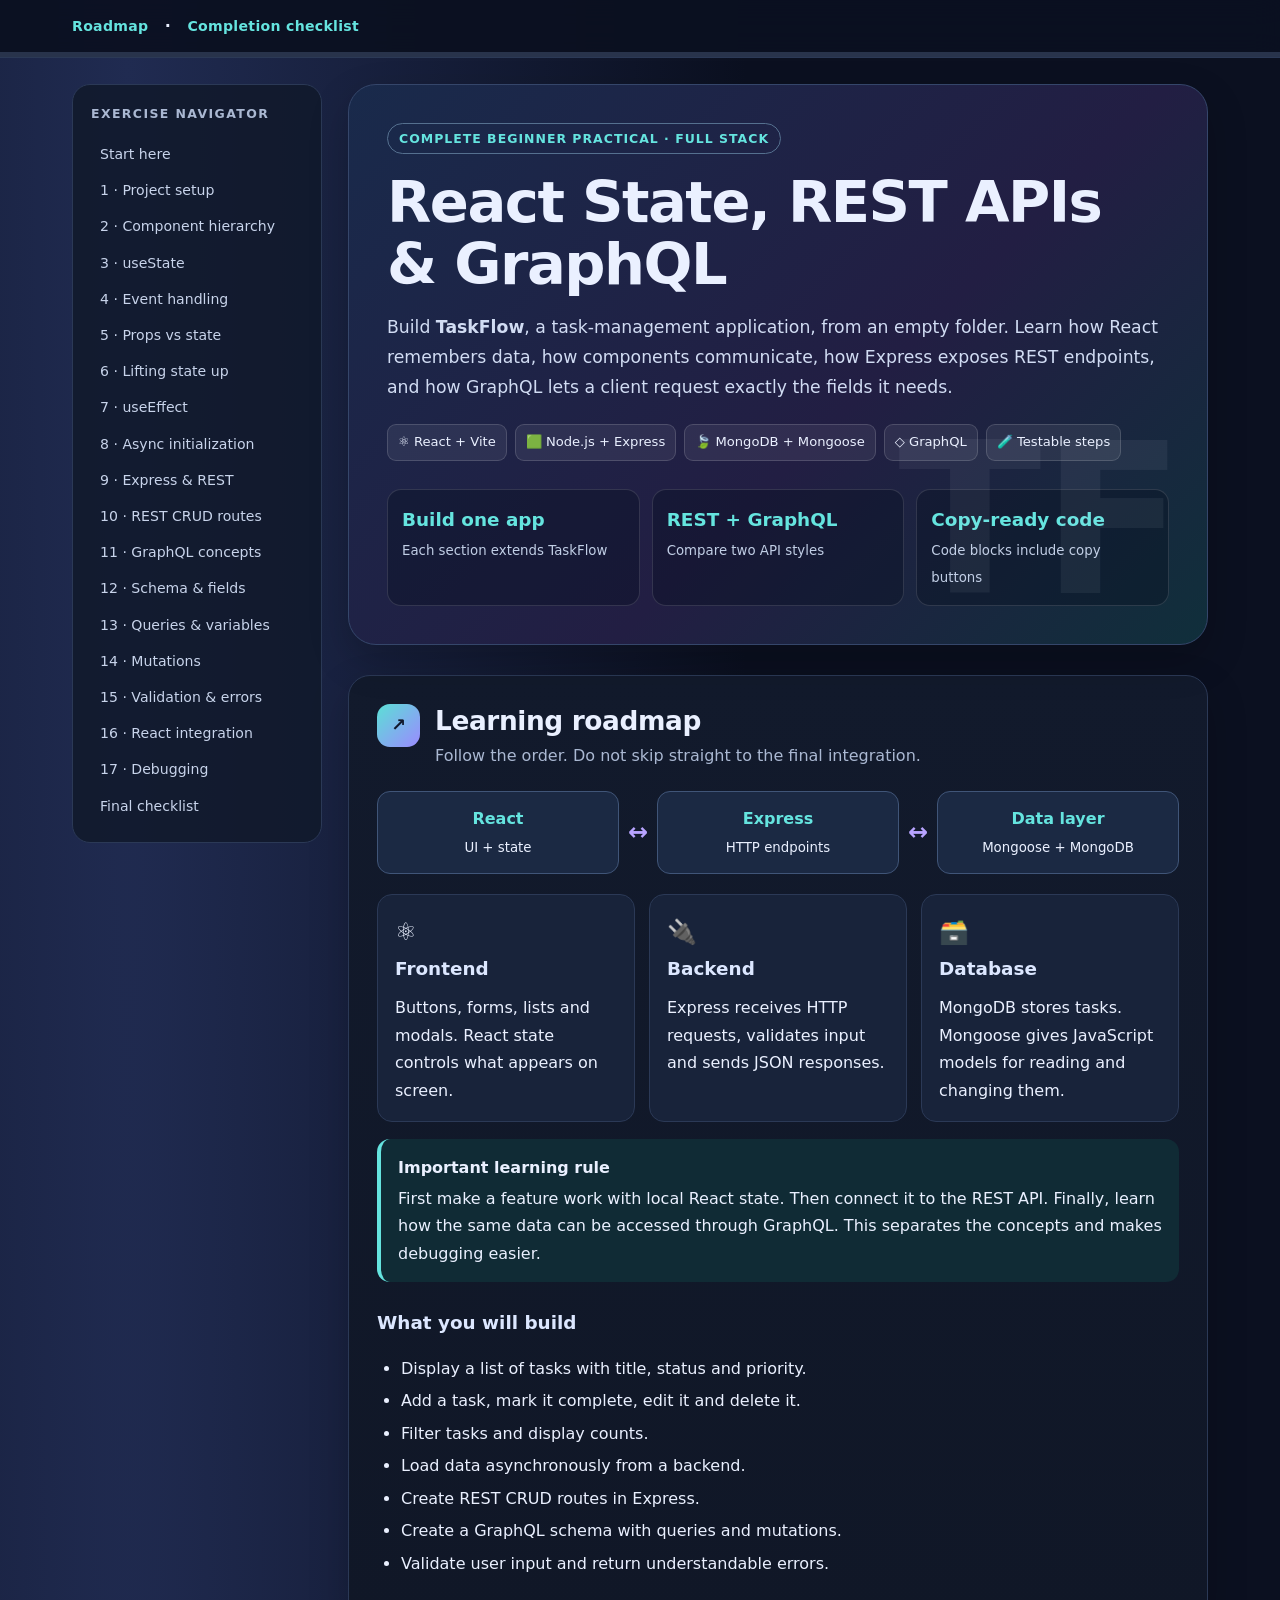
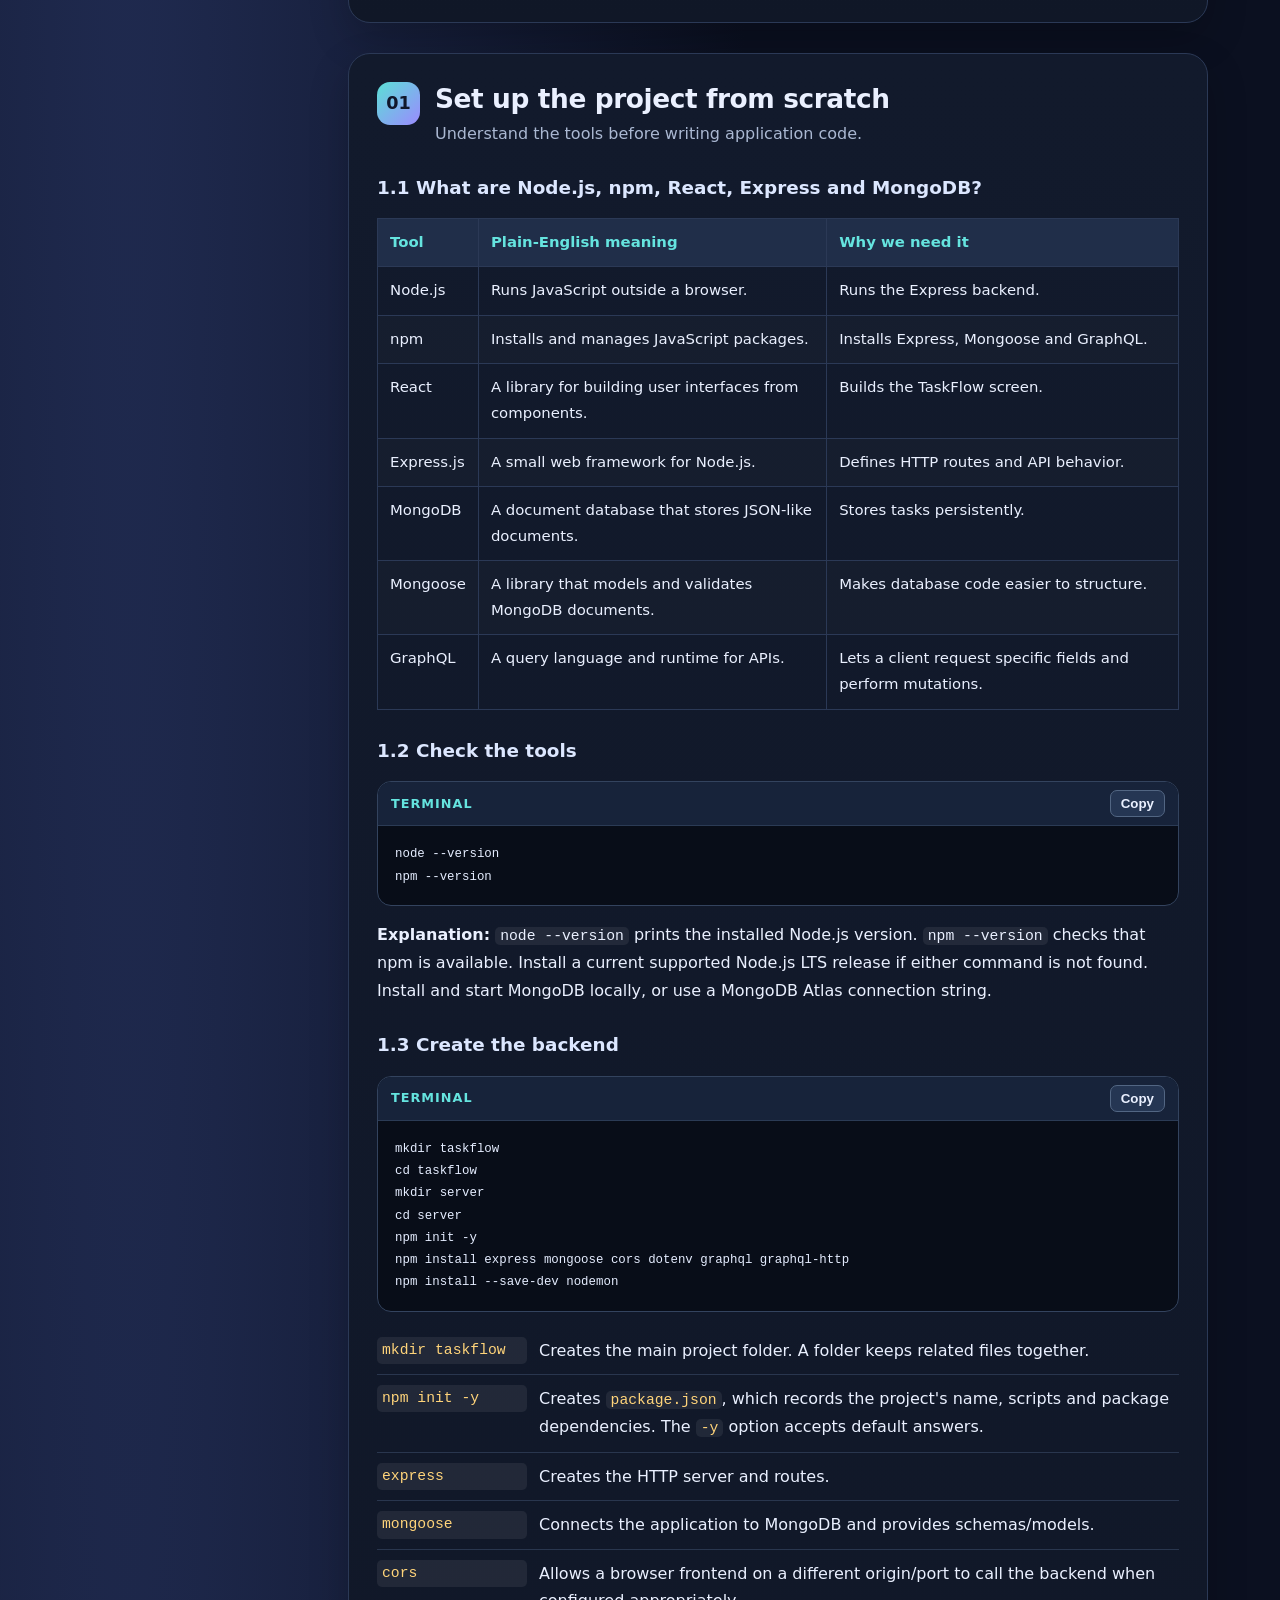
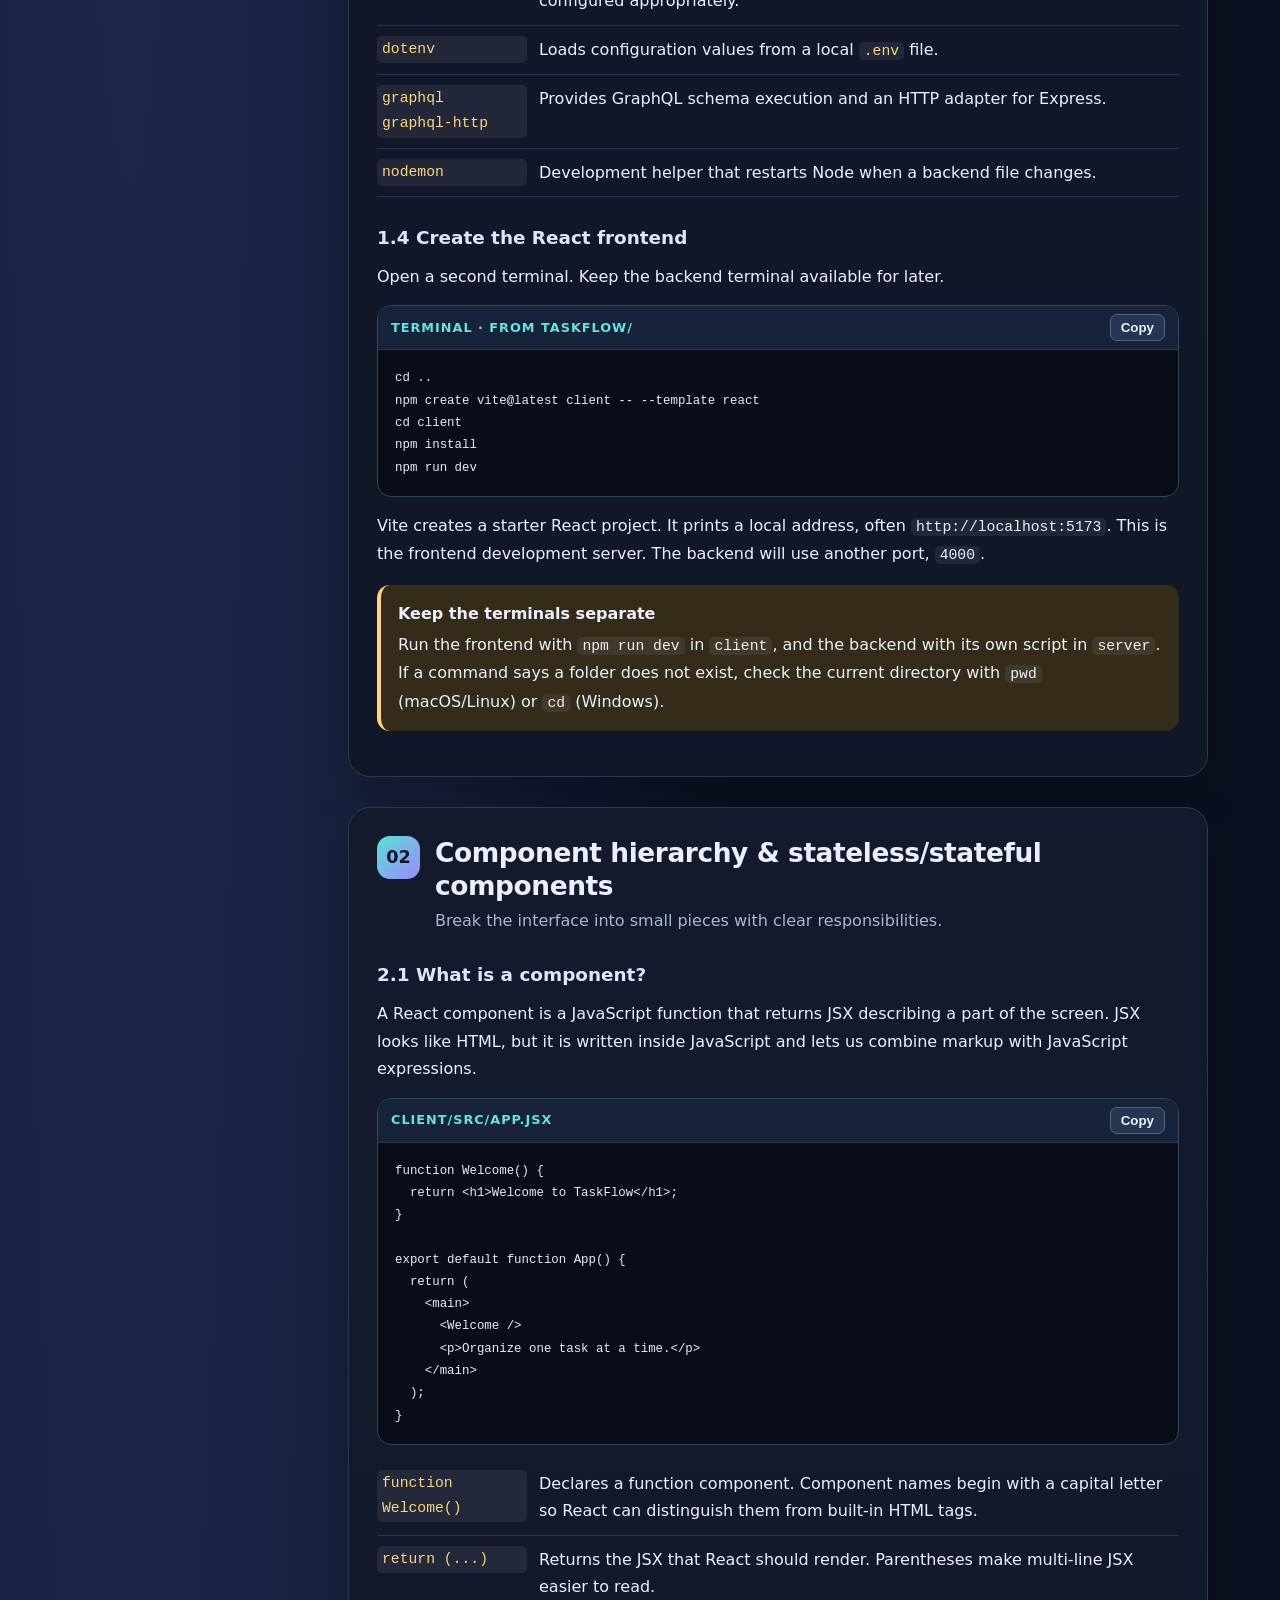
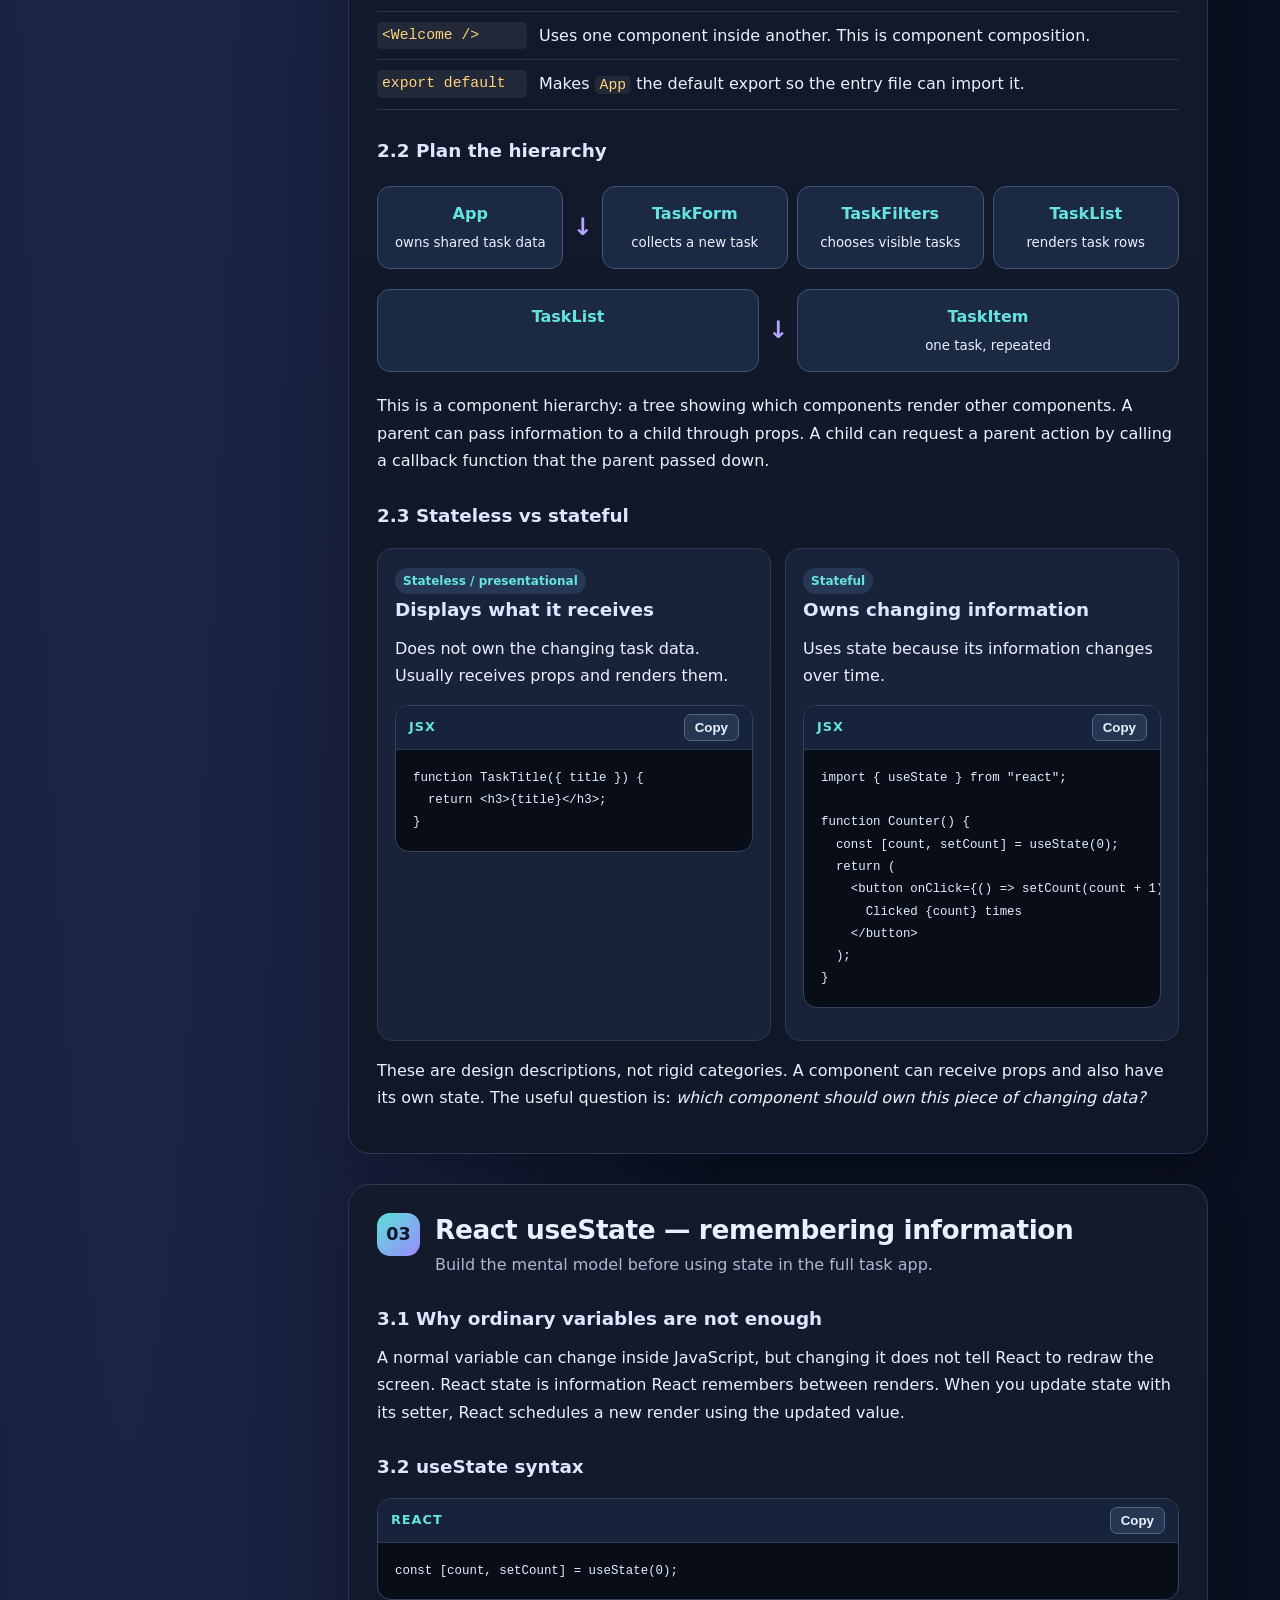
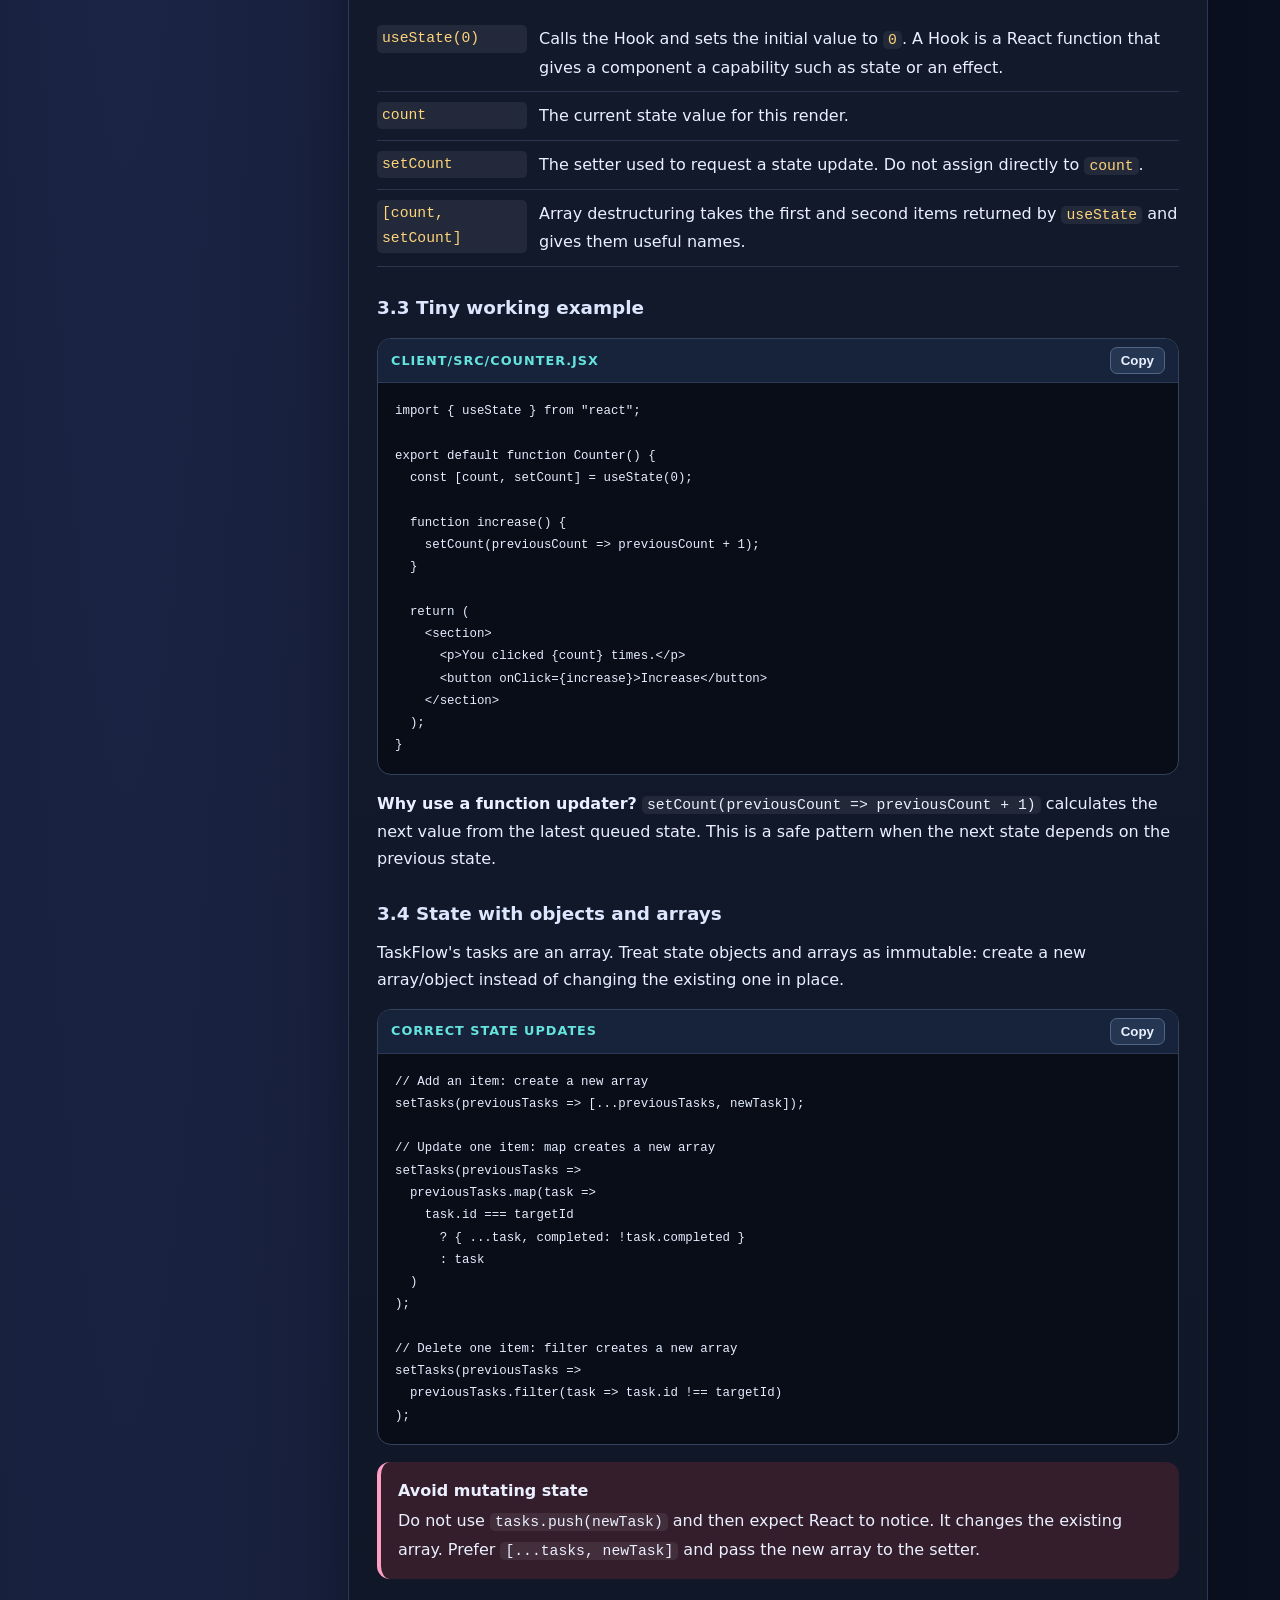
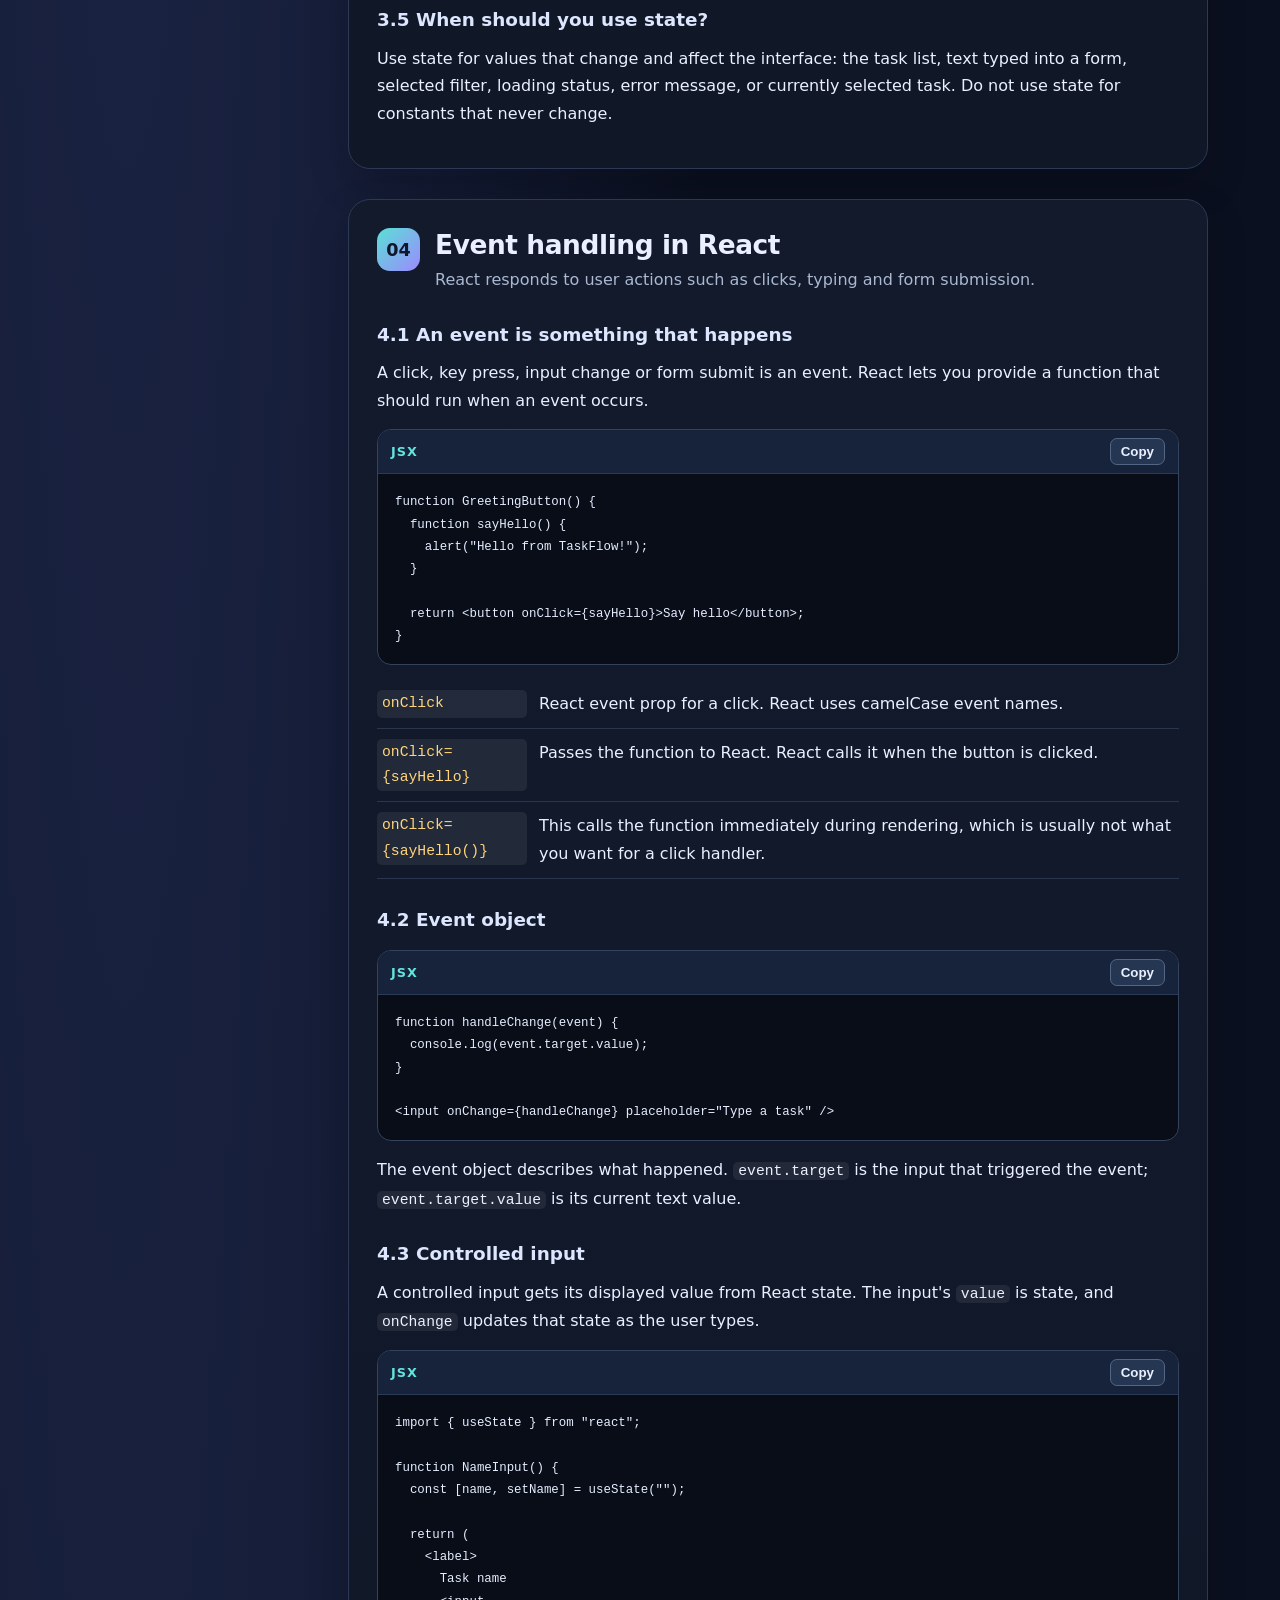
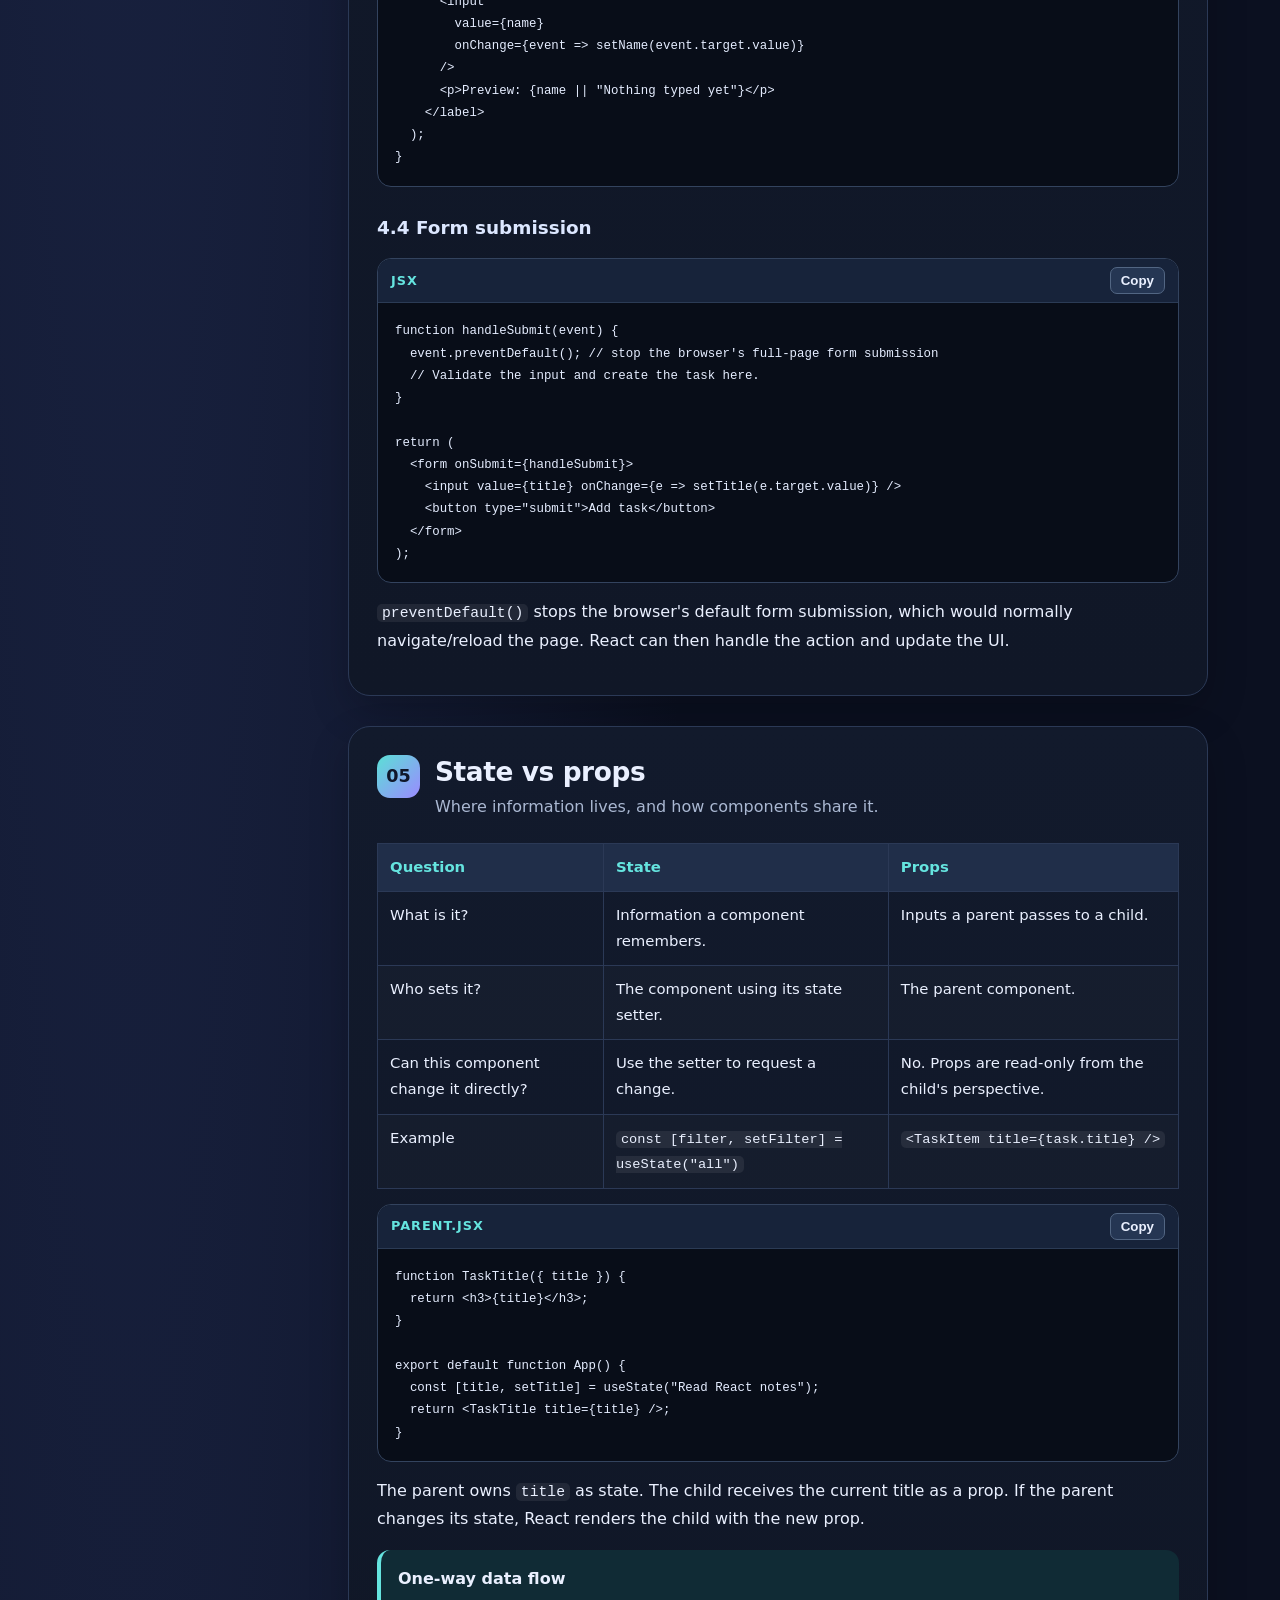
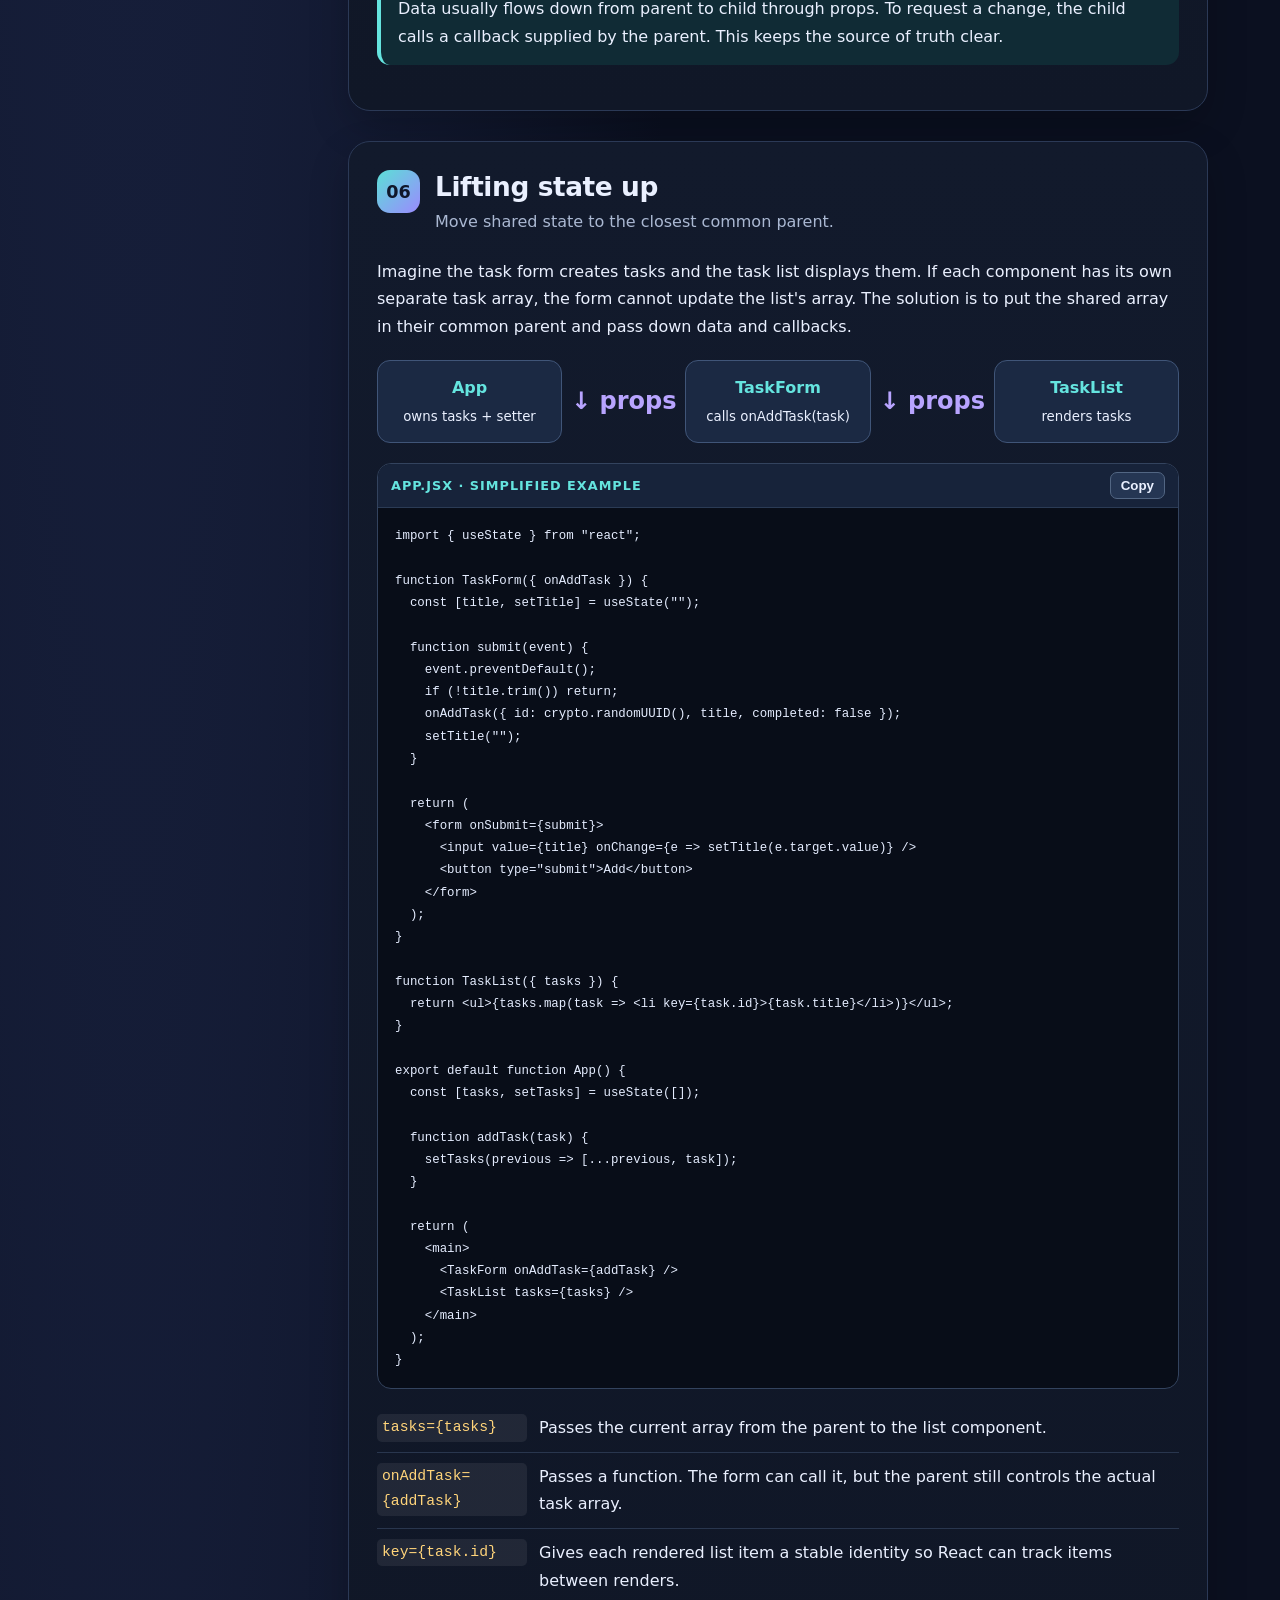
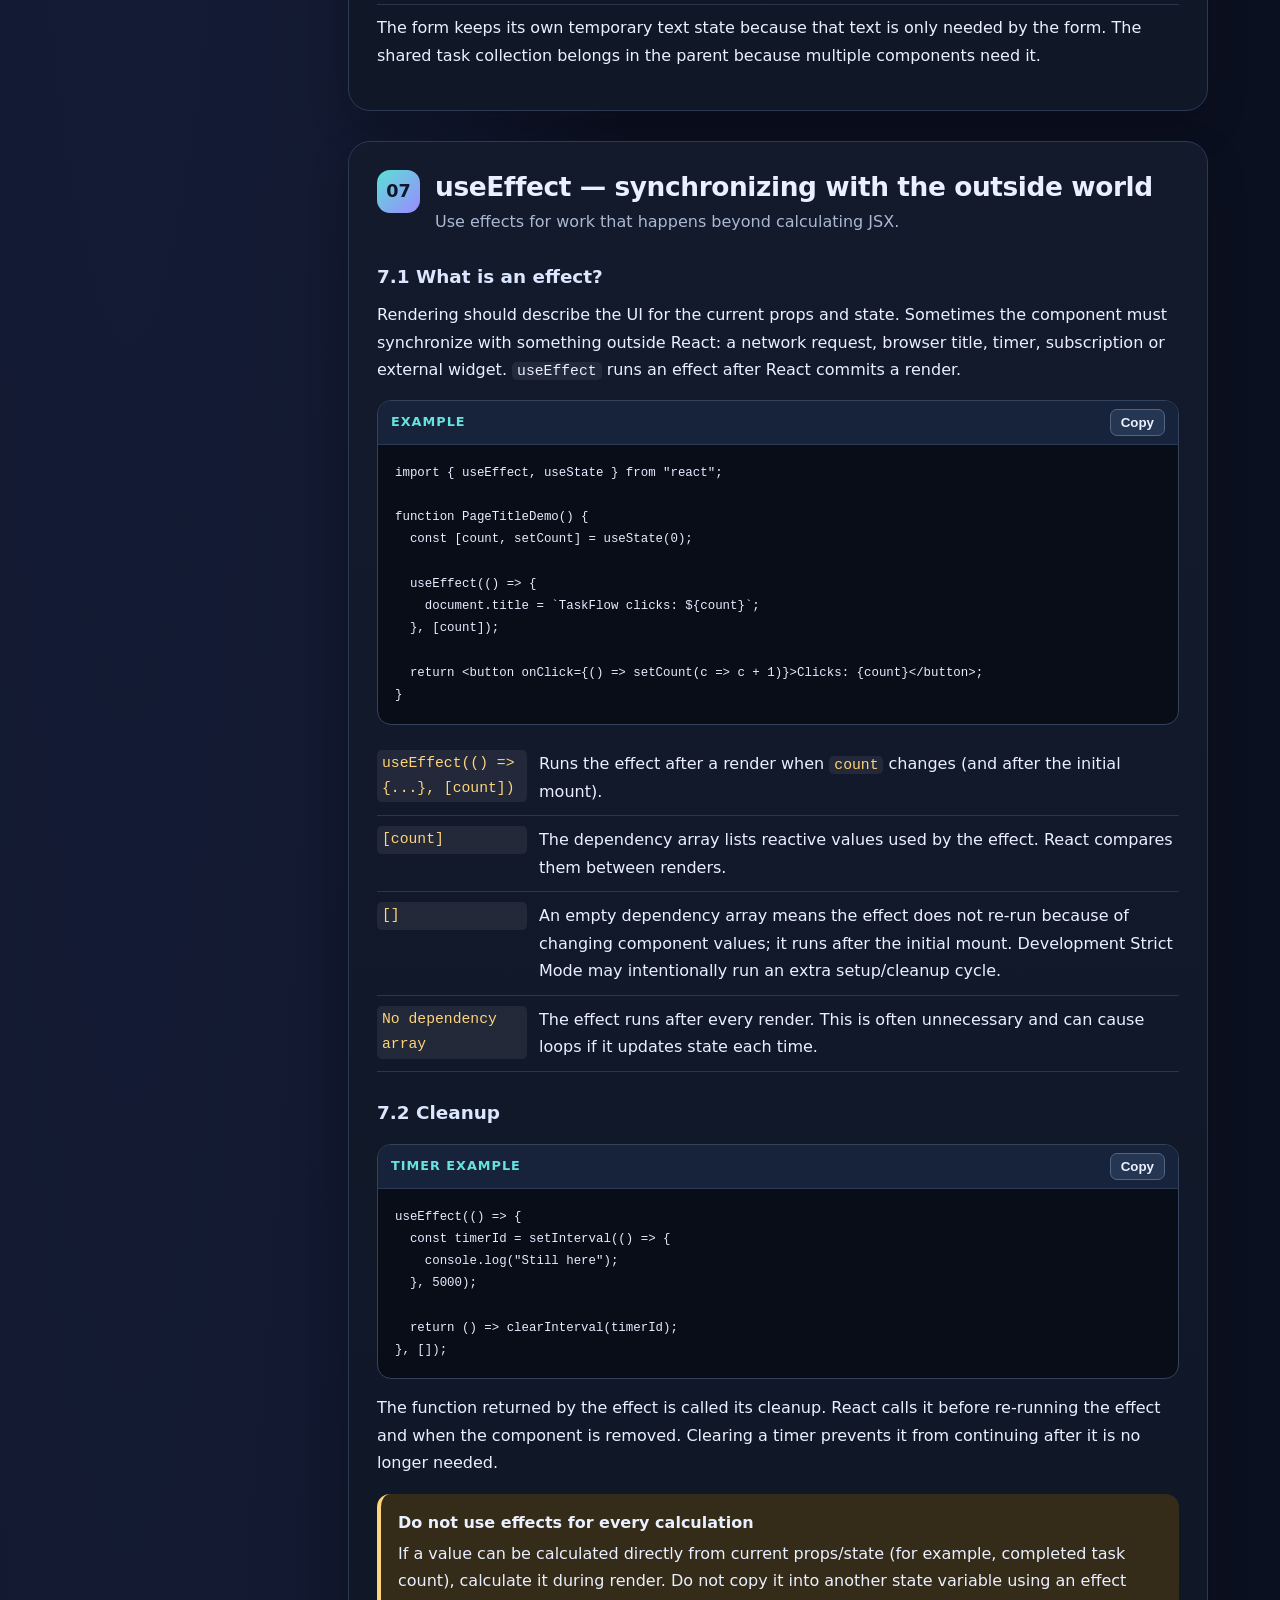
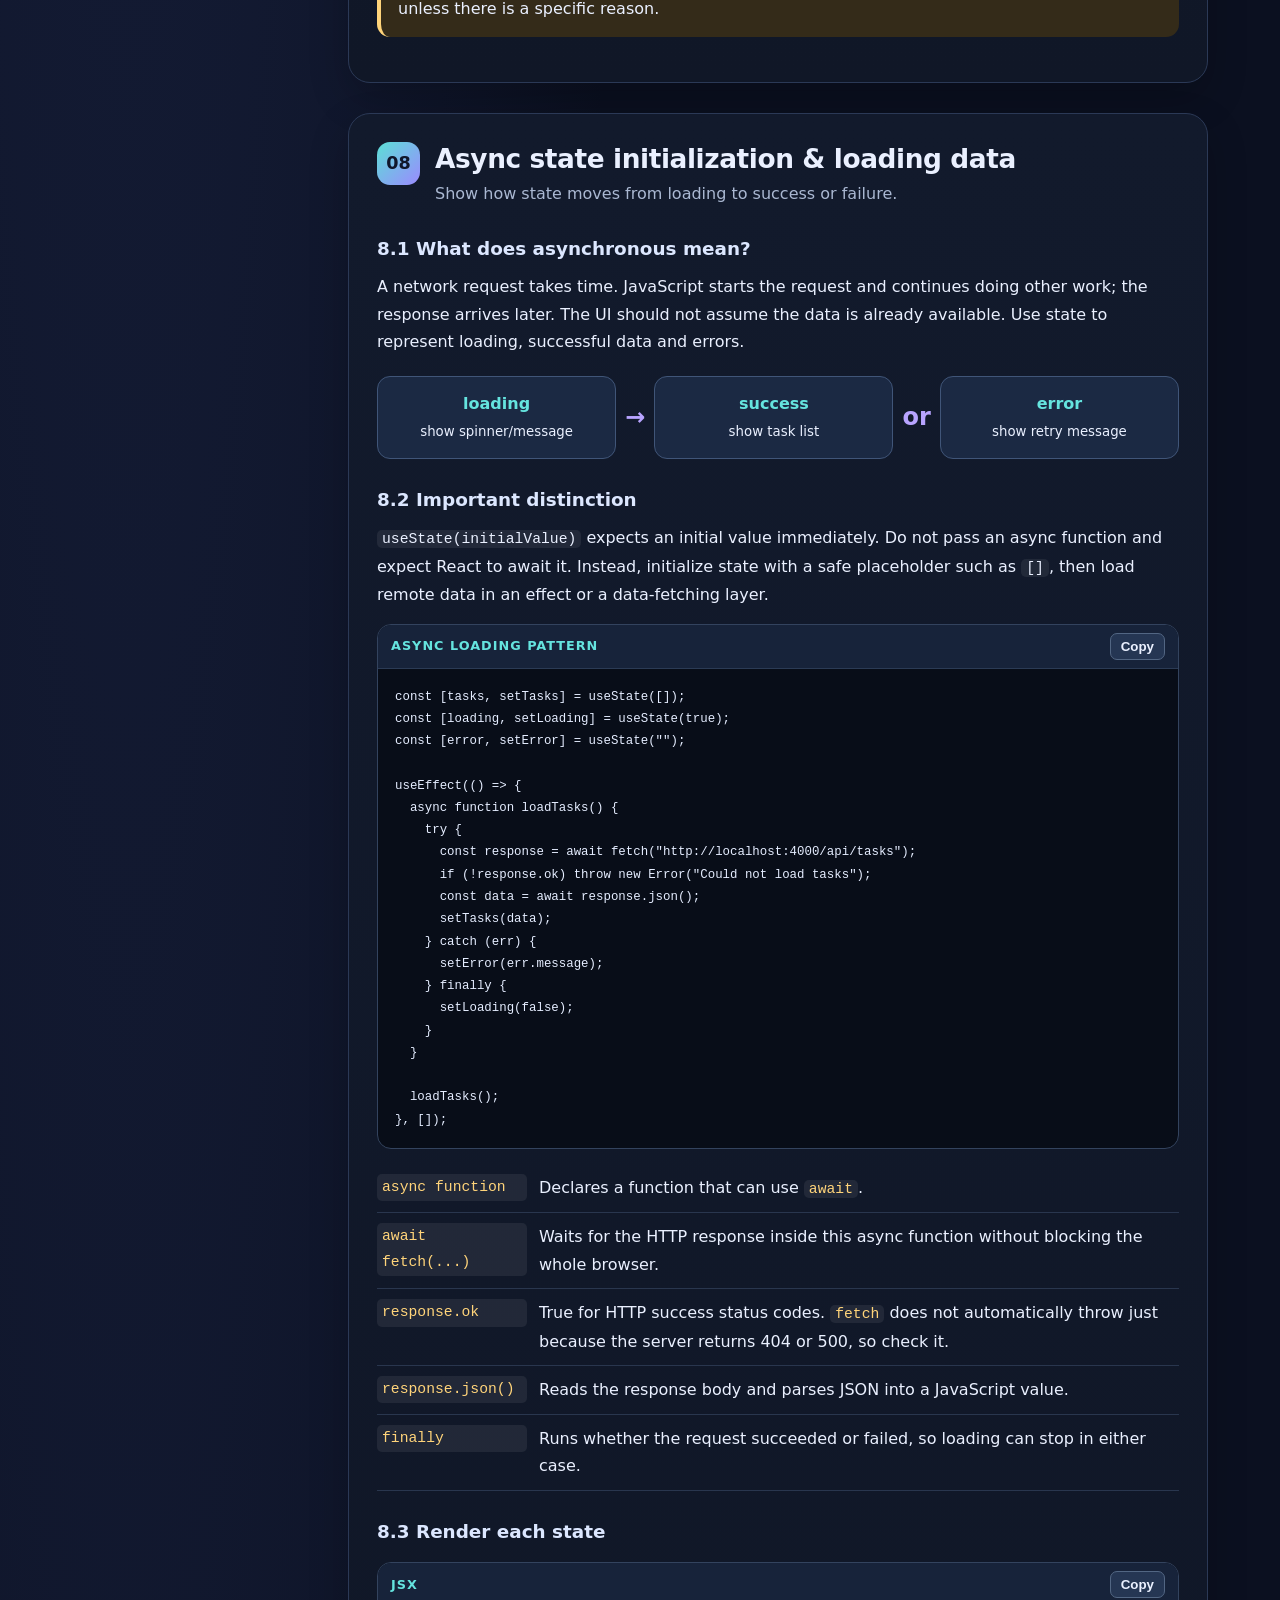
<file: exercise-9.html>
<!doctype html>
<html lang="en"><head><meta charset="utf-8"><meta name="viewport" content="width=device-width,initial-scale=1"><title>TaskFlow — React State, REST & GraphQL Complete Practical</title>
<style>
:root{--bg:#0b1020;--panel:#121a2e;--panel2:#17233b;--ink:#eaf0ff;--muted:#aab8d2;--line:#2b3956;--cyan:#65e4df;--purple:#b8a4ff;--yellow:#ffd47a;--pink:#ff9fc5;--green:#9be7b0;--red:#ff9a9a;--code:#080d18;--shadow:0 16px 40px #0003}*{box-sizing:border-box}html{scroll-behavior:smooth;scroll-padding-top:90px}body{margin:0;background:radial-gradient(ellipse at 10% 0%,#202b51 0,transparent 38%),var(--bg);color:var(--ink);font:16px/1.72 Inter,ui-sans-serif,system-ui,-apple-system,BlinkMacSystemFont,"Segoe UI",sans-serif}a{color:var(--cyan)}.top{position:sticky;top:0;z-index:20;background:#0b1020eF;backdrop-filter:blur(14px);border-bottom:1px solid var(--line)}.topin{max-width:1180px;margin:auto;padding:12px 22px;display:flex;justify-content:space-between;align-items:center;gap:18px}.brand{font-weight:850;letter-spacing:.3px}.brand span{color:var(--cyan)}.top a{text-decoration:none;font-size:.88rem}.layout{max-width:1180px;margin:auto;padding:26px 22px 80px;display:grid;grid-template-columns:250px minmax(0,1fr);gap:26px}.side{align-self:start;position:sticky;top:76px;max-height:calc(100vh - 94px);overflow:auto;padding:18px;background:#11192bd9;border:1px solid var(--line);border-radius:18px}.side h3{font-size:.78rem;text-transform:uppercase;letter-spacing:1.4px;color:var(--muted);margin:0 0 12px}.side a{display:block;text-decoration:none;color:#c8d4eb;padding:6px 9px;border-radius:8px;font-size:.88rem}.side a:hover{background:#263452;color:white}.content{min-width:0}.hero{padding:38px;border:1px solid #35466a;border-radius:28px;background:linear-gradient(135deg,#192a4b,#221e43 58%,#102f3b);box-shadow:var(--shadow);position:relative;overflow:hidden}.hero:after{content:"TF";position:absolute;right:22px;bottom:-58px;font-size:210px;font-weight:900;color:#fff08;opacity:.06;pointer-events:none}.eyebrow{display:inline-flex;gap:8px;align-items:center;border:1px solid #55708f;border-radius:99px;padding:4px 11px;color:var(--cyan);font-size:.78rem;font-weight:800;text-transform:uppercase;letter-spacing:1px}.hero h1{font-size:clamp(2.2rem,5vw,3.6rem);line-height:1.07;letter-spacing:-1.5px;margin:18px 0}.hero p{max-width:780px;color:#d1dcf3;font-size:1.08rem}.chips{display:flex;flex-wrap:wrap;gap:8px;margin-top:22px}.chip{background:#ffffff12;border:1px solid #ffffff26;border-radius:9px;padding:6px 10px;font-size:.82rem}.hero-grid{display:grid;grid-template-columns:repeat(3,1fr);gap:12px;margin-top:28px}.hero-stat{background:#0810205e;border:1px solid #ffffff20;border-radius:14px;padding:14px}.hero-stat strong{display:block;font-size:1.15rem;color:var(--cyan)}.hero-stat small{color:#c1cee5}.section{margin-top:30px;background:linear-gradient(180deg,#121a2c,#101727);border:1px solid var(--line);border-radius:22px;padding:28px;box-shadow:var(--shadow)}.section-head{display:flex;gap:15px;align-items:flex-start;margin-bottom:22px}.num{flex:0 0 43px;height:43px;display:grid;place-items:center;border-radius:13px;background:linear-gradient(135deg,#5be0d6,#9b8aff);color:#10172b;font-weight:900;font-size:1.1rem}.section h2{font-size:1.65rem;line-height:1.25;margin:0 0 5px;letter-spacing:-.4px}.section-head p{margin:0;color:var(--muted)}h3{margin:25px 0 8px;font-size:1.15rem;color:#dce7ff}h4{margin:17px 0 6px;color:var(--cyan)}p{margin:9px 0 13px}ul,ol{padding-left:24px}li{margin:5px 0}.muted{color:var(--muted)}.grid2,.grid3{display:grid;grid-template-columns:repeat(2,minmax(0,1fr));gap:14px;margin:16px 0}.grid3{grid-template-columns:repeat(3,minmax(0,1fr))}.card{padding:17px;border:1px solid var(--line);background:#18233a;border-radius:15px}.card h3,.card h4{margin-top:0}.card p:last-child{margin-bottom:0}.card .icon{font-size:1.5rem}.callout{padding:15px 17px;border-radius:13px;margin:17px 0;border-left:4px solid var(--cyan);background:#102b35}.callout.warn{border-color:var(--yellow);background:#342b19}.callout.danger{border-color:var(--pink);background:#351e2c}.callout.good{border-color:var(--green);background:#173126}.callout strong{display:block;margin-bottom:3px}.tablewrap{overflow:auto;margin:14px 0}table{width:100%;border-collapse:collapse;min-width:520px;font-size:.93rem}th,td{padding:11px 12px;border:1px solid var(--line);text-align:left;vertical-align:top}th{background:#202e49;color:var(--cyan)}tr:nth-child(even) td{background:#ffffff04}.flow{display:flex;align-items:stretch;gap:9px;flex-wrap:wrap;margin:20px 0}.flow .node{flex:1;min-width:120px;text-align:center;background:#1b2943;border:1px solid #405578;border-radius:13px;padding:13px}.flow .node strong{display:block;color:var(--cyan)}.flow .arrow{align-self:center;color:var(--purple);font-size:1.5rem;font-weight:900}.codebox{margin:15px 0;border:1px solid #33435e;border-radius:14px;overflow:hidden;background:var(--code)}.codehead{display:flex;justify-content:space-between;align-items:center;gap:12px;padding:8px 13px;background:#17233a;border-bottom:1px solid #2b3b55;color:#b9c9e6;font-size:.8rem}.codehead .lang{font-weight:800;text-transform:uppercase;letter-spacing:1px;color:var(--cyan)}button.copy{border:1px solid #526683;background:#253653;color:#eaf0ff;border-radius:7px;padding:5px 10px;cursor:pointer;font-weight:700}button.copy:hover{background:#365074}pre{margin:0;padding:17px;overflow:auto;color:#e5edff;font:13.5px/1.65 ui-monospace,SFMono-Regular,Menlo,Consolas,monospace;tab-size:2}code{font-family:ui-monospace,SFMono-Regular,Menlo,Consolas,monospace;background:#ffffff12;border-radius:5px;padding:1px 5px;font-size:.92em}.codebox code{background:none;padding:0}.explain{display:grid;grid-template-columns:150px 1fr;gap:12px;border-bottom:1px solid #29364e;padding:10px 0}.explain:last-child{border:0}.explain code{color:var(--yellow);overflow-wrap:anywhere;align-self:start}.badge{display:inline-block;padding:3px 8px;border-radius:99px;background:#263854;color:var(--cyan);font-size:.75rem;font-weight:800}.steps{counter-reset:step;list-style:none;padding:0}.steps li{counter-increment:step;position:relative;padding:0 0 18px 48px;margin:0}.steps li:before{content:counter(step);position:absolute;left:0;top:0;width:32px;height:32px;display:grid;place-items:center;background:#243956;border:1px solid #526d91;border-radius:10px;color:var(--cyan);font-weight:900}.checklist label{display:flex;gap:10px;align-items:flex-start;padding:9px 0;border-bottom:1px solid var(--line)}.checklist input{margin-top:7px;accent-color:#65e4df}.small{font-size:.9rem}.footer{text-align:center;color:var(--muted);padding:30px 10px}.pillrow{display:flex;gap:8px;flex-wrap:wrap}.pillrow span{border:1px solid var(--line);padding:4px 9px;border-radius:8px;color:#cbd7ed;font-size:.82rem}.mini-title{font-size:.78rem;letter-spacing:1.2px;text-transform:uppercase;color:var(--muted);font-weight:850}.progress{height:5px;background:#28334b}.progress div{height:100%;width:0;background:linear-gradient(90deg,var(--cyan),var(--purple));transition:width .2s}.end-banner{padding:24px;border-radius:18px;background:linear-gradient(120deg,#153c3e,#29224b);border:1px solid #42656f}.end-banner h3{margin-top:0;color:var(--cyan)}@media(max-width:900px){.layout{grid-template-columns:1fr}.side{position:relative;top:auto;max-height:none;display:grid;grid-template-columns:repeat(2,minmax(0,1fr));gap:2px}.side h3{grid-column:1/-1}.hero-grid{grid-template-columns:1fr}.grid3{grid-template-columns:1fr}}@media(max-width:600px){.layout{padding:14px 12px 45px}.topin{padding:10px 14px}.hero,.section{padding:20px;border-radius:18px}.section h2{font-size:1.4rem}.grid2{grid-template-columns:1fr}.side{grid-template-columns:1fr}.explain{grid-template-columns:1fr;gap:3px}.flow .arrow{transform:rotate(90deg);width:100%;text-align:center}.hero:after{font-size:120px}.top .toplink{display:none}}
</style></head><body>
<div class="top"><div class="topin"><div class="brand"><a href="#roadmap">Roadmap</a>　·　<a href="#checklist">Completion checklist</a></div></div><div class="progress"><div id="readProgress"></div></div></div>
<div class="layout"><aside class="side"><h3>Exercise navigator</h3><a href="#start">Start here</a><a href="#setup">1 · Project setup</a><a href="#hierarchy">2 · Component hierarchy</a><a href="#state">3 · useState</a><a href="#events">4 · Event handling</a><a href="#props">5 · Props vs state</a><a href="#lift">6 · Lifting state up</a><a href="#effects">7 · useEffect</a><a href="#async">8 · Async initialization</a><a href="#express">9 · Express & REST</a><a href="#crud">10 · REST CRUD routes</a><a href="#graphql">11 · GraphQL concepts</a><a href="#schema">12 · Schema & fields</a><a href="#queries">13 · Queries & variables</a><a href="#mutations">14 · Mutations</a><a href="#validation">15 · Validation & errors</a><a href="#integration">16 · React integration</a><a href="#debug">17 · Debugging</a><a href="#checklist">Final checklist</a></aside>
<main class="content">
<header class="hero" id="start"><span class="eyebrow">Complete beginner practical · Full stack</span><h1>React State, REST APIs<br> & GraphQL</h1><p>Build <strong>TaskFlow</strong>, a task-management application, from an empty folder. Learn how React remembers data, how components communicate, how Express exposes REST endpoints, and how GraphQL lets a client request exactly the fields it needs.</p><div class="chips"><span class="chip">⚛️ React + Vite</span><span class="chip">🟩 Node.js + Express</span><span class="chip">🍃 MongoDB + Mongoose</span><span class="chip">◇ GraphQL</span><span class="chip">🧪 Testable steps</span></div><div class="hero-grid"><div class="hero-stat"><strong>Build one app</strong><small>Each section extends TaskFlow</small></div><div class="hero-stat"><strong>REST + GraphQL</strong><small>Compare two API styles</small></div><div class="hero-stat"><strong>Copy-ready code</strong><small>Code blocks include copy buttons</small></div></div></header>
<section class="section" id="roadmap"><div class="section-head"><div class="num">↗</div><div><h2>Learning roadmap</h2><p>Follow the order. Do not skip straight to the final integration.</p></div></div><div class="flow"><div class="node"><strong>React</strong><small>UI + state</small></div><div class="arrow">↔</div><div class="node"><strong>Express</strong><small>HTTP endpoints</small></div><div class="arrow">↔</div><div class="node"><strong>Data layer</strong><small>Mongoose + MongoDB</small></div></div><div class="grid3"><div class="card"><div class="icon">⚛️</div><h3>Frontend</h3><p>Buttons, forms, lists and modals. React state controls what appears on screen.</p></div><div class="card"><div class="icon">🔌</div><h3>Backend</h3><p>Express receives HTTP requests, validates input and sends JSON responses.</p></div><div class="card"><div class="icon">🗃️</div><h3>Database</h3><p>MongoDB stores tasks. Mongoose gives JavaScript models for reading and changing them.</p></div></div><div class="callout"><strong>Important learning rule</strong>First make a feature work with local React state. Then connect it to the REST API. Finally, learn how the same data can be accessed through GraphQL. This separates the concepts and makes debugging easier.</div><h3>What you will build</h3><ul><li>Display a list of tasks with title, status and priority.</li><li>Add a task, mark it complete, edit it and delete it.</li><li>Filter tasks and display counts.</li><li>Load data asynchronously from a backend.</li><li>Create REST CRUD routes in Express.</li><li>Create a GraphQL schema with queries and mutations.</li><li>Validate user input and return understandable errors.</li></ul></section>
<section class="section" id="setup"><div class="section-head"><div class="num">01</div><div><h2>Set up the project from scratch</h2><p>Understand the tools before writing application code.</p></div></div><h3>1.1 What are Node.js, npm, React, Express and MongoDB?</h3><div class="tablewrap"><table><thead><tr><th>Tool</th><th>Plain-English meaning</th><th>Why we need it</th></tr></thead><tbody><tr><td>Node.js</td><td>Runs JavaScript outside a browser.</td><td>Runs the Express backend.</td></tr><tr><td>npm</td><td>Installs and manages JavaScript packages.</td><td>Installs Express, Mongoose and GraphQL.</td></tr><tr><td>React</td><td>A library for building user interfaces from components.</td><td>Builds the TaskFlow screen.</td></tr><tr><td>Express.js</td><td>A small web framework for Node.js.</td><td>Defines HTTP routes and API behavior.</td></tr><tr><td>MongoDB</td><td>A document database that stores JSON-like documents.</td><td>Stores tasks persistently.</td></tr><tr><td>Mongoose</td><td>A library that models and validates MongoDB documents.</td><td>Makes database code easier to structure.</td></tr><tr><td>GraphQL</td><td>A query language and runtime for APIs.</td><td>Lets a client request specific fields and perform mutations.</td></tr></tbody></table></div><h3>1.2 Check the tools</h3><div class="codebox"><div class="codehead"><span class="lang">Terminal</span><button class="copy">Copy</button></div><pre><code>node --version
npm --version</code></pre></div><p><strong>Explanation:</strong> <code>node --version</code> prints the installed Node.js version. <code>npm --version</code> checks that npm is available. Install a current supported Node.js LTS release if either command is not found. Install and start MongoDB locally, or use a MongoDB Atlas connection string.</p><h3>1.3 Create the backend</h3><div class="codebox"><div class="codehead"><span class="lang">Terminal</span><button class="copy">Copy</button></div><pre><code>mkdir taskflow
cd taskflow
mkdir server
cd server
npm init -y
npm install express mongoose cors dotenv graphql graphql-http
npm install --save-dev nodemon</code></pre></div><div class="explain"><code>mkdir taskflow</code><div>Creates the main project folder. A folder keeps related files together.</div></div><div class="explain"><code>npm init -y</code><div>Creates <code>package.json</code>, which records the project's name, scripts and package dependencies. The <code>-y</code> option accepts default answers.</div></div><div class="explain"><code>express</code><div>Creates the HTTP server and routes.</div></div><div class="explain"><code>mongoose</code><div>Connects the application to MongoDB and provides schemas/models.</div></div><div class="explain"><code>cors</code><div>Allows a browser frontend on a different origin/port to call the backend when configured appropriately.</div></div><div class="explain"><code>dotenv</code><div>Loads configuration values from a local <code>.env</code> file.</div></div><div class="explain"><code>graphql graphql-http</code><div>Provides GraphQL schema execution and an HTTP adapter for Express.</div></div><div class="explain"><code>nodemon</code><div>Development helper that restarts Node when a backend file changes.</div></div><h3>1.4 Create the React frontend</h3><p>Open a second terminal. Keep the backend terminal available for later.</p><div class="codebox"><div class="codehead"><span class="lang">Terminal · from taskflow/</span><button class="copy">Copy</button></div><pre><code>cd ..
npm create vite@latest client -- --template react
cd client
npm install
npm run dev</code></pre></div><p>Vite creates a starter React project. It prints a local address, often <code>http://localhost:5173</code>. This is the frontend development server. The backend will use another port, <code>4000</code>.</p><div class="callout warn"><strong>Keep the terminals separate</strong>Run the frontend with <code>npm run dev</code> in <code>client</code>, and the backend with its own script in <code>server</code>. If a command says a folder does not exist, check the current directory with <code>pwd</code> (macOS/Linux) or <code>cd</code> (Windows).</div></section>
<section class="section" id="hierarchy"><div class="section-head"><div class="num">02</div><div><h2>Component hierarchy & stateless/stateful components</h2><p>Break the interface into small pieces with clear responsibilities.</p></div></div><h3>2.1 What is a component?</h3><p>A React component is a JavaScript function that returns JSX describing a part of the screen. JSX looks like HTML, but it is written inside JavaScript and lets us combine markup with JavaScript expressions.</p><div class="codebox"><div class="codehead"><span class="lang">client/src/App.jsx</span><button class="copy">Copy</button></div><pre><code>function Welcome() {
  return &lt;h1&gt;Welcome to TaskFlow&lt;/h1&gt;;
}

export default function App() {
  return (
    &lt;main&gt;
      &lt;Welcome /&gt;
      &lt;p&gt;Organize one task at a time.&lt;/p&gt;
    &lt;/main&gt;
  );
}</code></pre></div><div class="explain"><code>function Welcome()</code><div>Declares a function component. Component names begin with a capital letter so React can distinguish them from built-in HTML tags.</div></div><div class="explain"><code>return (...)</code><div>Returns the JSX that React should render. Parentheses make multi-line JSX easier to read.</div></div><div class="explain"><code>&lt;Welcome /&gt;</code><div>Uses one component inside another. This is component composition.</div></div><div class="explain"><code>export default</code><div>Makes <code>App</code> the default export so the entry file can import it.</div></div><h3>2.2 Plan the hierarchy</h3><div class="flow"><div class="node"><strong>App</strong><small>owns shared task data</small></div><div class="arrow">↓</div><div class="node"><strong>TaskForm</strong><small>collects a new task</small></div><div class="node"><strong>TaskFilters</strong><small>chooses visible tasks</small></div><div class="node"><strong>TaskList</strong><small>renders task rows</small></div></div><div class="flow"><div class="node"><strong>TaskList</strong></div><div class="arrow">↓</div><div class="node"><strong>TaskItem</strong><small>one task, repeated</small></div></div><p>This is a component hierarchy: a tree showing which components render other components. A parent can pass information to a child through props. A child can request a parent action by calling a callback function that the parent passed down.</p><h3>2.3 Stateless vs stateful</h3><div class="grid2"><div class="card"><span class="badge">Stateless / presentational</span><h3>Displays what it receives</h3><p>Does not own the changing task data. Usually receives props and renders them.</p><div class="codebox"><div class="codehead"><span class="lang">JSX</span><button class="copy">Copy</button></div><pre><code>function TaskTitle({ title }) {
  return &lt;h3&gt;{title}&lt;/h3&gt;;
}</code></pre></div></div><div class="card"><span class="badge">Stateful</span><h3>Owns changing information</h3><p>Uses state because its information changes over time.</p><div class="codebox"><div class="codehead"><span class="lang">JSX</span><button class="copy">Copy</button></div><pre><code>import { useState } from "react";

function Counter() {
  const [count, setCount] = useState(0);
  return (
    &lt;button onClick={() =&gt; setCount(count + 1)}&gt;
      Clicked {count} times
    &lt;/button&gt;
  );
}</code></pre></div></div></div><p>These are design descriptions, not rigid categories. A component can receive props and also have its own state. The useful question is: <em>which component should own this piece of changing data?</em></p></section>
<section class="section" id="state"><div class="section-head"><div class="num">03</div><div><h2>React useState — remembering information</h2><p>Build the mental model before using state in the full task app.</p></div></div><h3>3.1 Why ordinary variables are not enough</h3><p>A normal variable can change inside JavaScript, but changing it does not tell React to redraw the screen. React state is information React remembers between renders. When you update state with its setter, React schedules a new render using the updated value.</p><h3>3.2 useState syntax</h3><div class="codebox"><div class="codehead"><span class="lang">React</span><button class="copy">Copy</button></div><pre><code>const [count, setCount] = useState(0);</code></pre></div><div class="explain"><code>useState(0)</code><div>Calls the Hook and sets the initial value to <code>0</code>. A Hook is a React function that gives a component a capability such as state or an effect.</div></div><div class="explain"><code>count</code><div>The current state value for this render.</div></div><div class="explain"><code>setCount</code><div>The setter used to request a state update. Do not assign directly to <code>count</code>.</div></div><div class="explain"><code>[count, setCount]</code><div>Array destructuring takes the first and second items returned by <code>useState</code> and gives them useful names.</div></div><h3>3.3 Tiny working example</h3><div class="codebox"><div class="codehead"><span class="lang">client/src/Counter.jsx</span><button class="copy">Copy</button></div><pre><code>import { useState } from "react";

export default function Counter() {
  const [count, setCount] = useState(0);

  function increase() {
    setCount(previousCount =&gt; previousCount + 1);
  }

  return (
    &lt;section&gt;
      &lt;p&gt;You clicked {count} times.&lt;/p&gt;
      &lt;button onClick={increase}&gt;Increase&lt;/button&gt;
    &lt;/section&gt;
  );
}</code></pre></div><p><strong>Why use a function updater?</strong> <code>setCount(previousCount =&gt; previousCount + 1)</code> calculates the next value from the latest queued state. This is a safe pattern when the next state depends on the previous state.</p><h3>3.4 State with objects and arrays</h3><p>TaskFlow's tasks are an array. Treat state objects and arrays as immutable: create a new array/object instead of changing the existing one in place.</p><div class="codebox"><div class="codehead"><span class="lang">Correct state updates</span><button class="copy">Copy</button></div><pre><code>// Add an item: create a new array
setTasks(previousTasks =&gt; [...previousTasks, newTask]);

// Update one item: map creates a new array
setTasks(previousTasks =&gt;
  previousTasks.map(task =&gt;
    task.id === targetId
      ? { ...task, completed: !task.completed }
      : task
  )
);

// Delete one item: filter creates a new array
setTasks(previousTasks =&gt;
  previousTasks.filter(task =&gt; task.id !== targetId)
);</code></pre></div><div class="callout danger"><strong>Avoid mutating state</strong>Do not use <code>tasks.push(newTask)</code> and then expect React to notice. It changes the existing array. Prefer <code>[...tasks, newTask]</code> and pass the new array to the setter.</div><h3>3.5 When should you use state?</h3><p>Use state for values that change and affect the interface: the task list, text typed into a form, selected filter, loading status, error message, or currently selected task. Do not use state for constants that never change.</p></section>
<section class="section" id="events"><div class="section-head"><div class="num">04</div><div><h2>Event handling in React</h2><p>React responds to user actions such as clicks, typing and form submission.</p></div></div><h3>4.1 An event is something that happens</h3><p>A click, key press, input change or form submit is an event. React lets you provide a function that should run when an event occurs.</p><div class="codebox"><div class="codehead"><span class="lang">JSX</span><button class="copy">Copy</button></div><pre><code>function GreetingButton() {
  function sayHello() {
    alert("Hello from TaskFlow!");
  }

  return &lt;button onClick={sayHello}&gt;Say hello&lt;/button&gt;;
}</code></pre></div><div class="explain"><code>onClick</code><div>React event prop for a click. React uses camelCase event names.</div></div><div class="explain"><code>onClick={sayHello}</code><div>Passes the function to React. React calls it when the button is clicked.</div></div><div class="explain"><code>onClick={sayHello()}</code><div>This calls the function immediately during rendering, which is usually not what you want for a click handler.</div></div><h3>4.2 Event object</h3><div class="codebox"><div class="codehead"><span class="lang">JSX</span><button class="copy">Copy</button></div><pre><code>function handleChange(event) {
  console.log(event.target.value);
}

&lt;input onChange={handleChange} placeholder="Type a task" /&gt;</code></pre></div><p>The event object describes what happened. <code>event.target</code> is the input that triggered the event; <code>event.target.value</code> is its current text value.</p><h3>4.3 Controlled input</h3><p>A controlled input gets its displayed value from React state. The input's <code>value</code> is state, and <code>onChange</code> updates that state as the user types.</p><div class="codebox"><div class="codehead"><span class="lang">JSX</span><button class="copy">Copy</button></div><pre><code>import { useState } from "react";

function NameInput() {
  const [name, setName] = useState("");

  return (
    &lt;label&gt;
      Task name
      &lt;input
        value={name}
        onChange={event =&gt; setName(event.target.value)}
      /&gt;
      &lt;p&gt;Preview: {name || "Nothing typed yet"}&lt;/p&gt;
    &lt;/label&gt;
  );
}</code></pre></div><h3>4.4 Form submission</h3><div class="codebox"><div class="codehead"><span class="lang">JSX</span><button class="copy">Copy</button></div><pre><code>function handleSubmit(event) {
  event.preventDefault(); // stop the browser's full-page form submission
  // Validate the input and create the task here.
}

return (
  &lt;form onSubmit={handleSubmit}&gt;
    &lt;input value={title} onChange={e =&gt; setTitle(e.target.value)} /&gt;
    &lt;button type="submit"&gt;Add task&lt;/button&gt;
  &lt;/form&gt;
);</code></pre></div><p><code>preventDefault()</code> stops the browser's default form submission, which would normally navigate/reload the page. React can then handle the action and update the UI.</p></section>
<section class="section" id="props"><div class="section-head"><div class="num">05</div><div><h2>State vs props</h2><p>Where information lives, and how components share it.</p></div></div><div class="tablewrap"><table><thead><tr><th>Question</th><th>State</th><th>Props</th></tr></thead><tbody><tr><td>What is it?</td><td>Information a component remembers.</td><td>Inputs a parent passes to a child.</td></tr><tr><td>Who sets it?</td><td>The component using its state setter.</td><td>The parent component.</td></tr><tr><td>Can this component change it directly?</td><td>Use the setter to request a change.</td><td>No. Props are read-only from the child's perspective.</td></tr><tr><td>Example</td><td><code>const [filter, setFilter] = useState("all")</code></td><td><code>&lt;TaskItem title={task.title} /&gt;</code></td></tr></tbody></table></div><div class="codebox"><div class="codehead"><span class="lang">Parent.jsx</span><button class="copy">Copy</button></div><pre><code>function TaskTitle({ title }) {
  return &lt;h3&gt;{title}&lt;/h3&gt;;
}

export default function App() {
  const [title, setTitle] = useState("Read React notes");
  return &lt;TaskTitle title={title} /&gt;;
}</code></pre></div><p>The parent owns <code>title</code> as state. The child receives the current title as a prop. If the parent changes its state, React renders the child with the new prop.</p><div class="callout"><strong>One-way data flow</strong>Data usually flows down from parent to child through props. To request a change, the child calls a callback supplied by the parent. This keeps the source of truth clear.</div></section>
<section class="section" id="lift"><div class="section-head"><div class="num">06</div><div><h2>Lifting state up</h2><p>Move shared state to the closest common parent.</p></div></div><p>Imagine the task form creates tasks and the task list displays them. If each component has its own separate task array, the form cannot update the list's array. The solution is to put the shared array in their common parent and pass down data and callbacks.</p><div class="flow"><div class="node"><strong>App</strong><small>owns tasks + setter</small></div><div class="arrow">↓ props</div><div class="node"><strong>TaskForm</strong><small>calls onAddTask(task)</small></div><div class="arrow">↓ props</div><div class="node"><strong>TaskList</strong><small>renders tasks</small></div></div><div class="codebox"><div class="codehead"><span class="lang">App.jsx · simplified example</span><button class="copy">Copy</button></div><pre><code>import { useState } from "react";

function TaskForm({ onAddTask }) {
  const [title, setTitle] = useState("");

  function submit(event) {
    event.preventDefault();
    if (!title.trim()) return;
    onAddTask({ id: crypto.randomUUID(), title, completed: false });
    setTitle("");
  }

  return (
    &lt;form onSubmit={submit}&gt;
      &lt;input value={title} onChange={e =&gt; setTitle(e.target.value)} /&gt;
      &lt;button type="submit"&gt;Add&lt;/button&gt;
    &lt;/form&gt;
  );
}

function TaskList({ tasks }) {
  return &lt;ul&gt;{tasks.map(task =&gt; &lt;li key={task.id}&gt;{task.title}&lt;/li&gt;)}&lt;/ul&gt;;
}

export default function App() {
  const [tasks, setTasks] = useState([]);

  function addTask(task) {
    setTasks(previous =&gt; [...previous, task]);
  }

  return (
    &lt;main&gt;
      &lt;TaskForm onAddTask={addTask} /&gt;
      &lt;TaskList tasks={tasks} /&gt;
    &lt;/main&gt;
  );
}</code></pre></div><div class="explain"><code>tasks={tasks}</code><div>Passes the current array from the parent to the list component.</div></div><div class="explain"><code>onAddTask={addTask}</code><div>Passes a function. The form can call it, but the parent still controls the actual task array.</div></div><div class="explain"><code>key={task.id}</code><div>Gives each rendered list item a stable identity so React can track items between renders.</div></div><p>The form keeps its own temporary text state because that text is only needed by the form. The shared task collection belongs in the parent because multiple components need it.</p></section>
<section class="section" id="effects"><div class="section-head"><div class="num">07</div><div><h2>useEffect — synchronizing with the outside world</h2><p>Use effects for work that happens beyond calculating JSX.</p></div></div><h3>7.1 What is an effect?</h3><p>Rendering should describe the UI for the current props and state. Sometimes the component must synchronize with something outside React: a network request, browser title, timer, subscription or external widget. <code>useEffect</code> runs an effect after React commits a render.</p><div class="codebox"><div class="codehead"><span class="lang">Example</span><button class="copy">Copy</button></div><pre><code>import { useEffect, useState } from "react";

function PageTitleDemo() {
  const [count, setCount] = useState(0);

  useEffect(() =&gt; {
    document.title = `TaskFlow clicks: ${count}`;
  }, [count]);

  return &lt;button onClick={() =&gt; setCount(c =&gt; c + 1)}&gt;Clicks: {count}&lt;/button&gt;;
}</code></pre></div><div class="explain"><code>useEffect(() =&gt; {...}, [count])</code><div>Runs the effect after a render when <code>count</code> changes (and after the initial mount).</div></div><div class="explain"><code>[count]</code><div>The dependency array lists reactive values used by the effect. React compares them between renders.</div></div><div class="explain"><code>[]</code><div>An empty dependency array means the effect does not re-run because of changing component values; it runs after the initial mount. Development Strict Mode may intentionally run an extra setup/cleanup cycle.</div></div><div class="explain"><code>No dependency array</code><div>The effect runs after every render. This is often unnecessary and can cause loops if it updates state each time.</div></div><h3>7.2 Cleanup</h3><div class="codebox"><div class="codehead"><span class="lang">Timer example</span><button class="copy">Copy</button></div><pre><code>useEffect(() =&gt; {
  const timerId = setInterval(() =&gt; {
    console.log("Still here");
  }, 5000);

  return () =&gt; clearInterval(timerId);
}, []);</code></pre></div><p>The function returned by the effect is called its cleanup. React calls it before re-running the effect and when the component is removed. Clearing a timer prevents it from continuing after it is no longer needed.</p><div class="callout warn"><strong>Do not use effects for every calculation</strong>If a value can be calculated directly from current props/state (for example, completed task count), calculate it during render. Do not copy it into another state variable using an effect unless there is a specific reason.</div></section>
<section class="section" id="async"><div class="section-head"><div class="num">08</div><div><h2>Async state initialization & loading data</h2><p>Show how state moves from loading to success or failure.</p></div></div><h3>8.1 What does asynchronous mean?</h3><p>A network request takes time. JavaScript starts the request and continues doing other work; the response arrives later. The UI should not assume the data is already available. Use state to represent loading, successful data and errors.</p><div class="flow"><div class="node"><strong>loading</strong><small>show spinner/message</small></div><div class="arrow">→</div><div class="node"><strong>success</strong><small>show task list</small></div><div class="arrow">or</div><div class="node"><strong>error</strong><small>show retry message</small></div></div><h3>8.2 Important distinction</h3><p><code>useState(initialValue)</code> expects an initial value immediately. Do not pass an async function and expect React to await it. Instead, initialize state with a safe placeholder such as <code>[]</code>, then load remote data in an effect or a data-fetching layer.</p><div class="codebox"><div class="codehead"><span class="lang">Async loading pattern</span><button class="copy">Copy</button></div><pre><code>const [tasks, setTasks] = useState([]);
const [loading, setLoading] = useState(true);
const [error, setError] = useState("");

useEffect(() =&gt; {
  async function loadTasks() {
    try {
      const response = await fetch("http://localhost:4000/api/tasks");
      if (!response.ok) throw new Error("Could not load tasks");
      const data = await response.json();
      setTasks(data);
    } catch (err) {
      setError(err.message);
    } finally {
      setLoading(false);
    }
  }

  loadTasks();
}, []);</code></pre></div><div class="explain"><code>async function</code><div>Declares a function that can use <code>await</code>.</div></div><div class="explain"><code>await fetch(...)</code><div>Waits for the HTTP response inside this async function without blocking the whole browser.</div></div><div class="explain"><code>response.ok</code><div>True for HTTP success status codes. <code>fetch</code> does not automatically throw just because the server returns 404 or 500, so check it.</div></div><div class="explain"><code>response.json()</code><div>Reads the response body and parses JSON into a JavaScript value.</div></div><div class="explain"><code>finally</code><div>Runs whether the request succeeded or failed, so loading can stop in either case.</div></div><h3>8.3 Render each state</h3><div class="codebox"><div class="codehead"><span class="lang">JSX</span><button class="copy">Copy</button></div><pre><code>if (loading) return &lt;p&gt;Loading tasks…&lt;/p&gt;;
if (error) return &lt;p role="alert"&gt;Error: {error}&lt;/p&gt;;

return (
  &lt;ul&gt;
    {tasks.map(task =&gt; &lt;li key={task._id}&gt;{task.title}&lt;/li&gt;)}
  &lt;/ul&gt;
);</code></pre></div><p>MongoDB/Mongoose documents commonly use <code>_id</code> instead of a frontend-made <code>id</code>. Use the identifier actually returned by the API consistently.</p></section>
<section class="section" id="express"><div class="section-head"><div class="num">09</div><div><h2>Express.js and RESTful API basics</h2><p>The backend receives requests and returns responses.</p></div></div><h3>9.1 What is an API?</h3><p>An API is a defined way for one program to ask another program to do something. The React app can ask the backend for tasks without directly connecting to the database. The backend owns database access and validation.</p><h3>9.2 What is REST?</h3><p>REST is an architectural style often used to design web APIs around resources. Here, the resource is a <strong>task</strong>. HTTP methods communicate the intended action.</p><div class="tablewrap"><table><thead><tr><th>Method</th><th>Route</th><th>Meaning</th></tr></thead><tbody><tr><td><code>GET</code></td><td><code>/api/tasks</code></td><td>Read all tasks</td></tr><tr><td><code>GET</code></td><td><code>/api/tasks/:id</code></td><td>Read one task</td></tr><tr><td><code>POST</code></td><td><code>/api/tasks</code></td><td>Create a task</td></tr><tr><td><code>PUT</code></td><td><code>/api/tasks/:id</code></td><td>Replace/update a task in this exercise</td></tr><tr><td><code>DELETE</code></td><td><code>/api/tasks/:id</code></td><td>Delete a task</td></tr></tbody></table></div><h3>9.3 Environment configuration</h3><p>In <code>server</code>, create a file named <code>.env</code>. For local MongoDB:</p><div class="codebox"><div class="codehead"><span class="lang">server/.env</span><button class="copy">Copy</button></div><pre><code>PORT=4000
MONGODB_URI=mongodb://127.0.0.1:27017/taskflow</code></pre></div><p>If using MongoDB Atlas, use your own connection URI instead. Keep credentials private and never commit a real secret to a public repository.</p><h3>9.4 Create a Mongoose model</h3><div class="codebox"><div class="codehead"><span class="lang">server/models/Task.js</span><button class="copy">Copy</button></div><pre><code>const mongoose = require("mongoose");

const taskSchema = new mongoose.Schema(
  {
    title: {
      type: String,
      required: [true, "Task title is required"],
      trim: true,
      maxlength: [120, "Title cannot exceed 120 characters"]
    },
    description: { type: String, default: "", maxlength: 1000 },
    priority: { type: String, enum: ["low", "medium", "high"], default: "medium" },
    completed: { type: Boolean, default: false }
  },
  { timestamps: true }
);

module.exports = mongoose.model("Task", taskSchema);</code></pre></div><div class="explain"><code>mongoose.Schema</code><div>Describes the fields expected on each task document.</div></div><div class="explain"><code>required</code><div>Rejects documents without a title.</div></div><div class="explain"><code>trim</code><div>Removes whitespace from the beginning and end of the title.</div></div><div class="explain"><code>enum</code><div>Restricts priority to the listed values.</div></div><div class="explain"><code>timestamps: true</code><div>Automatically adds <code>createdAt</code> and <code>updatedAt</code>.</div></div><div class="explain"><code>mongoose.model("Task", taskSchema)</code><div>Creates and exports a model used to query the MongoDB collection.</div></div><h3>9.5 Create the Express server</h3><div class="codebox"><div class="codehead"><span class="lang">server/server.js</span><button class="copy">Copy</button></div><pre><code>require("dotenv").config();
const express = require("express");
const mongoose = require("mongoose");
const cors = require("cors");

const app = express();

app.use(cors({ origin: "http://localhost:5173" }));
app.use(express.json());

app.get("/api/health", (req, res) =&gt; {
  res.json({ message: "TaskFlow API is running" });
});

const taskRoutes = require("./routes/taskRoutes");
app.use("/api/tasks", taskRoutes);

const PORT = process.env.PORT || 4000;

async function startServer() {
  try {
    await mongoose.connect(process.env.MONGODB_URI);
    console.log("Connected to MongoDB");
    app.listen(PORT, () =&gt; console.log(`API running on port ${PORT}`));
  } catch (error) {
    console.error("Could not connect to MongoDB:", error.message);
    process.exit(1);
  }
}

startServer();</code></pre></div><p><strong>Read it in order:</strong> load environment settings; import libraries; create the Express app; register middleware; register routes; connect to MongoDB; then start listening for requests.</p><div class="explain"><code>app.use(express.json())</code><div>Parses incoming JSON request bodies and places the result on <code>req.body</code>.</div></div><div class="explain"><code>app.use(cors(...))</code><div>Allows the frontend origin specified in the configuration to make browser requests. CORS is not authentication or authorization.</div></div><div class="explain"><code>req</code><div>The request object contains information sent by the client, such as route parameters, query string and body.</div></div><div class="explain"><code>res</code><div>The response object is used to send status codes, JSON or other responses.</div></div><div class="explain"><code>process.env</code><div>Reads configuration values from environment variables loaded by dotenv.</div></div></section>
<section class="section" id="crud"><div class="section-head"><div class="num">10</div><div><h2>REST CRUD routes and routing</h2><p>Create, Read, Update and Delete tasks through HTTP.</p></div></div><h3>10.1 Create a router file</h3><p>Create <code>server/routes/taskRoutes.js</code>. A router groups related endpoints together so <code>server.js</code> does not become one giant file.</p><div class="codebox"><div class="codehead"><span class="lang">server/routes/taskRoutes.js</span><button class="copy">Copy</button></div><pre><code>const express = require("express");
const mongoose = require("mongoose");
const Task = require("../models/Task");

const router = express.Router();

// READ: get all tasks
router.get("/", async (req, res) =&gt; {
  try {
    const tasks = await Task.find().sort({ createdAt: -1 });
    res.json(tasks);
  } catch (error) {
    res.status(500).json({ error: "Could not fetch tasks" });
  }
});

// READ: get one task
router.get("/:id", async (req, res) =&gt; {
  try {
    if (!mongoose.isValidObjectId(req.params.id)) {
      return res.status(400).json({ error: "Invalid task id" });
    }
    const task = await Task.findById(req.params.id);
    if (!task) return res.status(404).json({ error: "Task not found" });
    res.json(task);
  } catch (error) {
    res.status(500).json({ error: "Could not fetch task" });
  }
});

// CREATE: add a task
router.post("/", async (req, res) =&gt; {
  try {
    const title = typeof req.body.title === "string" ? req.body.title.trim() : "";
    if (!title) return res.status(400).json({ error: "Title is required" });
    const task = await Task.create({
      title,
      description: req.body.description,
      priority: req.body.priority
    });
    res.status(201).json(task);
  } catch (error) {
    if (error.name === "ValidationError") {
      return res.status(400).json({ error: error.message });
    }
    res.status(500).json({ error: "Could not create task" });
  }
});

// UPDATE: change an existing task
router.put("/:id", async (req, res) =&gt; {
  try {
    if (!mongoose.isValidObjectId(req.params.id)) {
      return res.status(400).json({ error: "Invalid task id" });
    }
    const allowed = {};
    if (typeof req.body.title === "string") allowed.title = req.body.title.trim();
    if (typeof req.body.description === "string") allowed.description = req.body.description;
    if (["low", "medium", "high"].includes(req.body.priority)) allowed.priority = req.body.priority;
    if (typeof req.body.completed === "boolean") allowed.completed = req.body.completed;
    if (allowed.title === "") return res.status(400).json({ error: "Title cannot be empty" });

    const task = await Task.findByIdAndUpdate(req.params.id, allowed, {
      new: true,
      runValidators: true
    });
    if (!task) return res.status(404).json({ error: "Task not found" });
    res.json(task);
  } catch (error) {
    if (error.name === "ValidationError") return res.status(400).json({ error: error.message });
    res.status(500).json({ error: "Could not update task" });
  }
});

// DELETE: remove a task
router.delete("/:id", async (req, res) =&gt; {
  try {
    if (!mongoose.isValidObjectId(req.params.id)) {
      return res.status(400).json({ error: "Invalid task id" });
    }
    const task = await Task.findByIdAndDelete(req.params.id);
    if (!task) return res.status(404).json({ error: "Task not found" });
    res.json({ message: "Task deleted", id: task._id });
  } catch (error) {
    res.status(500).json({ error: "Could not delete task" });
  }
});

module.exports = router;</code></pre></div><h3>10.2 Route anatomy</h3><div class="explain"><code>router.get("/", ...)</code><div>Handles GET requests to the router's root. Because it is mounted at <code>/api/tasks</code>, the full path is <code>/api/tasks</code>.</div></div><div class="explain"><code>router.get("/:id", ...)</code><div>The colon makes <code>id</code> a route parameter. Express exposes it as <code>req.params.id</code>.</div></div><div class="explain"><code>await Task.find()</code><div>Asks MongoDB for matching documents and waits for the asynchronous result.</div></div><div class="explain"><code>res.status(201).json(task)</code><div>Returns HTTP 201 Created and the created task as JSON.</div></div><div class="explain"><code>new: true</code><div>Returns the updated document instead of the old version.</div></div><div class="explain"><code>runValidators: true</code><div>Asks Mongoose to apply schema validators during the update.</div></div><h3>10.3 Run and test the REST API</h3><p>Add this script to <code>server/package.json</code> inside the existing <code>scripts</code> object:</p><div class="codebox"><div class="codehead"><span class="lang">package.json fragment</span><button class="copy">Copy</button></div><pre><code>"scripts": {
  "start": "node server.js",
  "dev": "nodemon server.js"
}</code></pre></div><p>Start MongoDB, then in the server terminal run:</p><div class="codebox"><div class="codehead"><span class="lang">Terminal</span><button class="copy">Copy</button></div><pre><code>npm run dev</code></pre></div><p>Visit <code>http://localhost:4000/api/health</code>. It should return JSON. Test CRUD using Postman, Insomnia, Thunder Client or curl.</p><div class="codebox"><div class="codehead"><span class="lang">curl · create</span><button class="copy">Copy</button></div><pre><code>curl -X POST http://localhost:4000/api/tasks \
  -H "Content-Type: application/json" \
  -d '{"title":"Learn React state","description":"Build the first component","priority":"high"}'</code></pre></div><div class="codebox"><div class="codehead"><span class="lang">curl · read</span><button class="copy">Copy</button></div><pre><code>curl http://localhost:4000/api/tasks</code></pre></div><div class="callout good"><strong>Expected result</strong>After the POST request, the server should return a task with a MongoDB <code>_id</code>. The GET request should return an array containing that task. If you stop and restart the backend, the task remains because it is stored in MongoDB.</div></section>
<section class="section" id="graphql"><div class="section-head"><div class="num">11</div><div><h2>Introduction to GraphQL</h2><p>Another way for clients to ask a backend for data.</p></div></div><h3>11.1 What is GraphQL?</h3><p>GraphQL is a query language for APIs and a runtime that executes those queries against a schema. A client describes the fields it wants, and the server returns a response shaped around that selection. GraphQL is not a database; our resolvers will use the same MongoDB/Mongoose model as REST.</p><div class="grid2"><div class="card"><h3>REST example</h3><p>Client calls a resource endpoint such as <code>GET /api/tasks/123</code>. The server defines the response shape for that endpoint.</p><p class="muted small">Different needs can lead to multiple endpoints or extra fields being transferred.</p></div><div class="card"><h3>GraphQL example</h3><p>Client sends a query describing the fields it needs, such as <code>title</code> and <code>completed</code>.</p><p class="muted small">The schema defines what can be requested and what types are returned.</p></div></div><h3>11.2 Main concepts</h3><div class="explain"><code>Schema</code><div>The contract describing available types and operations.</div></div><div class="explain"><code>Type</code><div>Describes the shape of an object, for example a Task with title and completed fields.</div></div><div class="explain"><code>Field</code><div>A property that a client can select, such as <code>task.title</code>.</div></div><div class="explain"><code>Query</code><div>Reads data. Similar purpose to GET in REST, though GraphQL operations are sent to a GraphQL endpoint.</div></div><div class="explain"><code>Mutation</code><div>Changes data, such as creating, updating or deleting a task.</div></div><div class="explain"><code>Resolver</code><div>A function that provides the value for a schema field or operation. It might query MongoDB.</div></div><div class="explain"><code>Variables</code><div>Values supplied separately from the query text, making operations reusable and easier to validate.</div></div><h3>11.3 Benefits and trade-offs</h3><div class="grid2"><div class="card"><h3>Benefits</h3><ul><li>Request only the fields needed.</li><li>One schema can expose related data through a consistent API.</li><li>Types make the API contract explicit.</li><li>Queries and mutations are structured.</li></ul></div><div class="card"><h3>Trade-offs</h3><ul><li>Requires schema and resolver design.</li><li>Authorization must be checked carefully.</li><li>Complex queries can be expensive without limits.</li><li>HTTP caching can require more deliberate setup than simple GET endpoints.</li></ul></div></div><div class="callout"><strong>REST and GraphQL can coexist</strong>For this exercise, keep REST CRUD routes and add GraphQL at <code>/graphql</code>. Both interfaces call the same Mongoose model. This makes it possible to compare them without rewriting the database layer.</div></section>
<section class="section" id="schema"><div class="section-head"><div class="num">12</div><div><h2>GraphQL schema & field specification</h2><p>Describe what clients may ask for and what they receive.</p></div></div><h3>12.1 GraphQL type notation</h3><div class="tablewrap"><table><thead><tr><th>Notation</th><th>Meaning</th><th>Example</th></tr></thead><tbody><tr><td><code>String</code></td><td>Text value; may be null unless required.</td><td>description</td></tr><tr><td><code>String!</code></td><td>Non-null string.</td><td>title on a valid task</td></tr><tr><td><code>Boolean</code></td><td>True/false.</td><td>completed</td></tr><tr><td><code>[Task!]!</code></td><td>Non-null list; each item is also non-null.</td><td>allTasks result</td></tr><tr><td><code>ID!</code></td><td>Non-null identifier value.</td><td>task id</td></tr><tr><td><code>Int</code></td><td>Integer value.</td><td>optional count or limit</td></tr></tbody></table></div><h3>12.2 Build a schema and resolvers</h3><p>Create <code>server/graphql/schema.js</code>. The schema and resolvers below are written to work with the Task model created earlier.</p><div class="codebox"><div class="codehead"><span class="lang">server/graphql/schema.js</span><button class="copy">Copy</button></div><pre><code>const { buildSchema } = require("graphql");
const mongoose = require("mongoose");
const Task = require("../models/Task");

const schema = buildSchema(`
  type Task {
    id: ID!
    title: String!
    description: String!
    priority: String!
    completed: Boolean!
    createdAt: String!
    updatedAt: String!
  }

  input TaskInput {
    title: String
    description: String
    priority: String
    completed: Boolean
  }

  type Query {
    tasks: [Task!]!
    task(id: ID!): Task
  }

  type Mutation {
    createTask(input: TaskInput!): Task!
    updateTask(id: ID!, input: TaskInput!): Task
    deleteTask(id: ID!): Boolean!
  }
`);

function toGraphQLTask(task) {
  if (!task) return null;
  return {
    id: task._id.toString(),
    title: task.title,
    description: task.description || "",
    priority: task.priority,
    completed: task.completed,
    createdAt: task.createdAt?.toISOString() || null,
    updatedAt: task.updatedAt?.toISOString() || null
  };
}

const root = {
  tasks: async () =&gt; {
    const tasks = await Task.find().sort({ createdAt: -1 });
    return tasks.map(toGraphQLTask);
  },
  task: async ({ id }) =&gt; {
    if (!mongoose.isValidObjectId(id)) return null;
    const task = await Task.findById(id);
    return toGraphQLTask(task);
  },
  createTask: async ({ input }) =&gt; {
    const title = typeof input.title === "string" ? input.title.trim() : "";
    if (!title) throw new Error("Title is required");
    const task = await Task.create({
      title,
      description: input.description || "",
      priority: input.priority || "medium",
      completed: input.completed ?? false
    });
    return toGraphQLTask(task);
  },
  updateTask: async ({ id, input }) =&gt; {
    if (!mongoose.isValidObjectId(id)) throw new Error("Invalid task id");
    const updates = {};
    if (input.title !== undefined) updates.title = input.title.trim();
    if (input.description !== undefined) updates.description = input.description;
    if (input.priority !== undefined) updates.priority = input.priority;
    if (input.completed !== undefined) updates.completed = input.completed;
    if (updates.title === "") throw new Error("Title cannot be empty");
    const task = await Task.findByIdAndUpdate(id, updates, { new: true, runValidators: true });
    return toGraphQLTask(task);
  },
  deleteTask: async ({ id }) =&gt; {
    if (!mongoose.isValidObjectId(id)) throw new Error("Invalid task id");
    const deleted = await Task.findByIdAndDelete(id);
    return Boolean(deleted);
  }
};

module.exports = { schema, root };</code></pre></div><h3>12.3 Understand the schema</h3><div class="explain"><code>buildSchema(`...`)</code><div>Parses the GraphQL schema definition language (SDL) and creates a schema object.</div></div><div class="explain"><code>type Task</code><div>Defines the fields available on a Task result. The resolver converts MongoDB's <code>_id</code> into a string called <code>id</code>.</div></div><div class="explain"><code>input TaskInput</code><div>Defines a reusable object shape for data supplied to create/update mutations. Input types are for incoming data; object types are for returned data.</div></div><div class="explain"><code>type Query</code><div>Lists read operations that clients may request.</div></div><div class="explain"><code>type Mutation</code><div>Lists operations that change data.</div></div><div class="explain"><code>root</code><div>Contains resolver functions. With this simple <code>buildSchema</code> setup, the matching resolver functions are properties on the root value.</div></div><div class="explain"><code>toGraphQLTask</code><div>Transforms a Mongoose document into a plain object with the field names and values promised by the GraphQL schema.</div></div><div class="callout warn"><strong>Field specification matters</strong>GraphQL clients can select only fields declared by the schema. The schema is a contract, not a direct view of every MongoDB field. Keep schema fields and resolver results consistent.</div></section>
<section class="section" id="queries"><div class="section-head"><div class="num">13</div><div><h2>GraphQL queries & query variables</h2><p>Read exactly the fields the caller needs.</p></div></div><h3>13.1 Query all tasks</h3><div class="codebox"><div class="codehead"><span class="lang">GraphQL query</span><button class="copy">Copy</button></div><pre><code>query GetTasks {
  tasks {
    id
    title
    completed
    priority
  }
}</code></pre></div><p><code>query</code> labels this as a read operation. <code>GetTasks</code> is an optional operation name that helps with debugging. Inside <code>tasks</code>, the client explicitly selects the fields it wants.</p><h3>13.2 Query one task</h3><div class="codebox"><div class="codehead"><span class="lang">GraphQL query</span><button class="copy">Copy</button></div><pre><code>query GetOneTask {
  task(id: "PASTE_A_REAL_TASK_ID_HERE") {
    id
    title
    description
    completed
  }
}</code></pre></div><p>Replace the placeholder with a real MongoDB task ID. A GraphQL <code>ID</code> is an identifier scalar; in this project it maps to the MongoDB ObjectId string.</p><h3>13.3 Why variables?</h3><p>Hard-coding a value inside the query means editing the query whenever the value changes. Variables separate the operation from its input.</p><div class="codebox"><div class="codehead"><span class="lang">Query document</span><button class="copy">Copy</button></div><pre><code>query GetOneTask($taskId: ID!) {
  task(id: $taskId) {
    id
    title
    completed
  }
}</code></pre></div><div class="codebox"><div class="codehead"><span class="lang">Variables JSON</span><button class="copy">Copy</button></div><pre><code>{
  "taskId": "PASTE_A_REAL_TASK_ID_HERE"
}</code></pre></div><p><code>$taskId</code> is a variable declared in parentheses. <code>ID!</code> means the caller must supply a non-null identifier. The JSON object provides its value. Variables reduce string-building errors and make queries reusable.</p><h3>13.4 Try GraphQL over HTTP</h3><p>Our endpoint will be <code>http://localhost:4000/graphql</code>. The following curl request sends a query as JSON. Use a terminal that supports single-quoted JSON (macOS/Linux/Git Bash); in other shells, use their appropriate quoting.</p><div class="codebox"><div class="codehead"><span class="lang">Terminal · GraphQL query</span><button class="copy">Copy</button></div><pre><code>curl -X POST http://localhost:4000/graphql \
  -H "Content-Type: application/json" \
  -d '{"query":"query { tasks { id title completed priority } }"}'</code></pre></div><p>GraphQL responses commonly contain a <code>data</code> field. If an operation fails during execution, the response may also include an <code>errors</code> array. Do not assume every HTTP 200 response means the GraphQL operation succeeded.</p></section>
<section class="section" id="mutations"><div class="section-head"><div class="num">14</div><div><h2>GraphQL mutations</h2><p>Create, update and delete data using named operations.</p></div></div><h3>14.1 Create a task</h3><div class="codebox"><div class="codehead"><span class="lang">Mutation</span><button class="copy">Copy</button></div><pre><code>mutation CreateTask($input: TaskInput!) {
  createTask(input: $input) {
    id
    title
    priority
    completed
  }
}</code></pre></div><div class="codebox"><div class="codehead"><span class="lang">Variables JSON</span><button class="copy">Copy</button></div><pre><code>{
  "input": {
    "title": "Practice GraphQL",
    "description": "Create a query and mutation",
    "priority": "high",
    "completed": false
  }
}</code></pre></div><h3>14.2 Update a task</h3><div class="codebox"><div class="codehead"><span class="lang">Mutation</span><button class="copy">Copy</button></div><pre><code>mutation UpdateTask($id: ID!, $input: TaskInput!) {
  updateTask(id: $id, input: $input) {
    id
    title
    completed
    updatedAt
  }
}</code></pre></div><p>Supply the existing task ID and only the fields you want to change in <code>input</code>. The resolver returns the updated record or <code>null</code> if the ID is valid but no task exists. A production API should define and document its not-found error convention consistently.</p><h3>14.3 Delete a task</h3><div class="codebox"><div class="codehead"><span class="lang">Mutation</span><button class="copy">Copy</button></div><pre><code>mutation DeleteTask($id: ID!) {
  deleteTask(id: $id)
}</code></pre></div><p>This mutation returns a Boolean: <code>true</code> if a document was deleted, <code>false</code> if there was no matching document. Invalid IDs throw an error in our resolver.</p><div class="callout"><strong>Why do mutations return fields?</strong>A mutation can return the created or updated object, allowing the frontend to use the server's authoritative data (including its ID and timestamps) instead of guessing what was saved.</div></section>
<section class="section" id="validation"><div class="section-head"><div class="num">15</div><div><h2>Input validation & error handling</h2><p>Assume input can be incorrect, incomplete or unexpected.</p></div></div><h3>15.1 Validation at multiple layers</h3><div class="grid3"><div class="card"><h3>React</h3><p>Immediate user feedback: required fields, character count and clear messages.</p><span class="badge">User experience</span></div><div class="card"><h3>Express/resolver</h3><p>Check request shape, empty strings, IDs and allowed values before database operations.</p><span class="badge">API boundary</span></div><div class="card"><h3>Mongoose</h3><p>Schema rules enforce data expectations when creating/updating documents.</p><span class="badge">Data consistency</span></div></div><p>Frontend validation improves usability but is not a security boundary. A caller can bypass React and call the API directly, so the backend must validate independently.</p><h3>15.2 Common REST status codes</h3><div class="tablewrap"><table><thead><tr><th>Status</th><th>Meaning</th><th>TaskFlow example</th></tr></thead><tbody><tr><td><code>200</code></td><td>OK</td><td>Task fetched or updated.</td></tr><tr><td><code>201</code></td><td>Created</td><td>New task saved.</td></tr><tr><td><code>400</code></td><td>Bad Request</td><td>Missing title or invalid ID format.</td></tr><tr><td><code>404</code></td><td>Not Found</td><td>Valid ID format, but task does not exist.</td></tr><tr><td><code>500</code></td><td>Internal Server Error</td><td>Unexpected server/database failure.</td></tr></tbody></table></div><h3>15.3 React error handling pattern</h3><div class="codebox"><div class="codehead"><span class="lang">Reusable API helper</span><button class="copy">Copy</button></div><pre><code>async function requestJson(url, options = {}) {
  const response = await fetch(url, {
    ...options,
    headers: {
      "Content-Type": "application/json",
      ...(options.headers || {})
    }
  });

  const data = await response.json().catch(() =&gt; ({}));

  if (!response.ok) {
    throw new Error(data.error || `Request failed (${response.status})`);
  }

  return data;
}</code></pre></div><p>This helper centralizes repetitive work: send the request, parse JSON, check the status and throw an understandable error. The component using it can catch that error and show it to the user.</p><h3>15.4 GraphQL error handling</h3><p>GraphQL distinguishes errors such as invalid query syntax/schema validation from errors thrown by resolvers during execution. The response often includes <code>errors</code> with messages and may include partial <code>data</code>. Avoid exposing stack traces, database credentials or sensitive internals to clients. Log detailed diagnostics on the server and send safe messages to users.</p><div class="callout warn"><strong>Security note</strong>This is a learning application, not a production-ready public API. Before deployment, add authentication, authorization, request limits, stronger validation, safe logging, rate limiting and GraphQL query depth/complexity controls. CORS alone does not protect an API.</div></section>
<section class="section" id="integration"><div class="section-head"><div class="num">16</div><div><h2>Integrate GraphQL with Express</h2><p>Mount GraphQL beside the REST routes in the same server.</p></div></div><h3>16.1 Add the GraphQL handler</h3><p>In <code>server/server.js</code>, import the GraphQL schema and mount the handler before starting the server. Add these lines after middleware registration and before <code>app.listen</code> (the server setup in Section 9 already starts listening after MongoDB connects).</p><div class="codebox"><div class="codehead"><span class="lang">server/server.js · additions</span><button class="copy">Copy</button></div><pre><code>const { createHandler } = require("graphql-http/lib/use/express");
const { schema, root } = require("./graphql/schema");

app.use(
  "/graphql",
  createHandler({
    schema,
    rootValue: root
  })
);</code></pre></div><p>The GraphQL handler accepts GraphQL HTTP requests at <code>/graphql</code>. The REST router remains mounted at <code>/api/tasks</code>. They share the same <code>Task</code> model, so a task created through one API should be visible through the other.</p><div class="callout warn"><strong>GraphQL IDE note</strong>The <code>graphql-http</code> handler does not automatically guarantee an interactive browser IDE. Use a GraphQL client such as Apollo Sandbox/GraphiQL or the curl examples in this workbook to send operations. Do not assume opening <code>/graphql</code> in a browser will show an IDE.</div><h3>16.2 Final backend structure</h3><div class="codebox"><div class="codehead"><span class="lang">Project tree</span><button class="copy">Copy</button></div><pre><code>taskflow/
├── server/
│   ├── .env
│   ├── package.json
│   ├── server.js
│   ├── models/
│   │   └── Task.js
│   ├── routes/
│   │   └── taskRoutes.js
│   └── graphql/
│       └── schema.js
└── client/
    ├── package.json
    └── src/
        ├── App.jsx
        ├── App.css
        └── main.jsx</code></pre></div><h3>16.3 React integration: load tasks from REST</h3><p>To make the frontend concrete, replace <code>client/src/App.jsx</code> with the beginner-sized working version below. It loads, creates, completes and deletes tasks through the REST API. You can add edit/filter styling after the data flow is working.</p><div class="codebox"><div class="codehead"><span class="lang">client/src/App.jsx</span><button class="copy">Copy</button></div><pre><code>import { useEffect, useState } from "react";
import "./App.css";

const API = "http://localhost:4000/api/tasks";

export default function App() {
  const [tasks, setTasks] = useState([]);
  const [title, setTitle] = useState("");
  const [priority, setPriority] = useState("medium");
  const [loading, setLoading] = useState(true);
  const [error, setError] = useState("");

  async function loadTasks() {
    setLoading(true);
    setError("");
    try {
      const response = await fetch(API);
      if (!response.ok) throw new Error("Unable to load tasks");
      setTasks(await response.json());
    } catch (err) {
      setError(err.message || "Network error");
    } finally {
      setLoading(false);
    }
  }

  useEffect(() =&gt; {
    loadTasks();
  }, []);

  async function addTask(event) {
    event.preventDefault();
    if (!title.trim()) {
      setError("Please enter a task title.");
      return;
    }
    try {
      const response = await fetch(API, {
        method: "POST",
        headers: { "Content-Type": "application/json" },
        body: JSON.stringify({ title: title.trim(), priority })
      });
      const data = await response.json();
      if (!response.ok) throw new Error(data.error || "Could not add task");
      setTasks(previous =&gt; [data, ...previous]);
      setTitle("");
      setPriority("medium");
      setError("");
    } catch (err) {
      setError(err.message);
    }
  }

  async function toggleTask(task) {
    try {
      const response = await fetch(`${API}/${task._id}`, {
        method: "PUT",
        headers: { "Content-Type": "application/json" },
        body: JSON.stringify({ completed: !task.completed })
      });
      const updated = await response.json();
      if (!response.ok) throw new Error(updated.error || "Could not update task");
      setTasks(previous =&gt; previous.map(item =&gt; item._id === updated._id ? updated : item));
    } catch (err) {
      setError(err.message);
    }
  }

  async function deleteTask(id) {
    try {
      const response = await fetch(`${API}/${id}`, { method: "DELETE" });
      const data = await response.json();
      if (!response.ok) throw new Error(data.error || "Could not delete task");
      setTasks(previous =&gt; previous.filter(task =&gt; task._id !== id));
    } catch (err) {
      setError(err.message);
    }
  }

  const completedCount = tasks.filter(task =&gt; task.completed).length;

  return (
    &lt;main className="app-shell"&gt;
      &lt;header className="hero-panel"&gt;
        &lt;p className="eyebrow"&gt;YOUR PERSONAL WORKSPACE&lt;/p&gt;
        &lt;h1&gt;TaskFlow&lt;/h1&gt;
        &lt;p&gt;Turn the next small step into progress.&lt;/p&gt;
        &lt;div className="stats"&gt;
          &lt;span&gt;Total tasks: &lt;strong&gt;{tasks.length}&lt;/strong&gt;&lt;/span&gt;
          &lt;span&gt;Completed: &lt;strong&gt;{completedCount}&lt;/strong&gt;&lt;/span&gt;
        &lt;/div&gt;
      &lt;/header&gt;

      &lt;form className="task-form" onSubmit={addTask}&gt;
        &lt;label&gt;Task title
          &lt;input value={title} onChange={e =&gt; setTitle(e.target.value)} placeholder="e.g. Learn useEffect" maxLength={120} /&gt;
        &lt;/label&gt;
        &lt;label&gt;Priority
          &lt;select value={priority} onChange={e =&gt; setPriority(e.target.value)}&gt;
            &lt;option value="low"&gt;Low&lt;/option&gt;
            &lt;option value="medium"&gt;Medium&lt;/option&gt;
            &lt;option value="high"&gt;High&lt;/option&gt;
          &lt;/select&gt;
        &lt;/label&gt;
        &lt;button type="submit"&gt;+ Add task&lt;/button&gt;
      &lt;/form&gt;

      {error &amp;&amp; &lt;p className="error" role="alert"&gt;{error}&lt;/p&gt;}
      {loading ? &lt;p&gt;Loading tasks…&lt;/p&gt; : tasks.length === 0 ? (
        &lt;p className="empty"&gt;No tasks yet. Add your first one above.&lt;/p&gt;
      ) : (
        &lt;section className="task-list"&gt;
          {tasks.map(task =&gt; (
            &lt;article className={`task-card ${task.completed ? "completed" : ""}`} key={task._id}&gt;
              &lt;label className="task-main"&gt;
                &lt;input type="checkbox" checked={task.completed} onChange={() =&gt; toggleTask(task)} /&gt;
                &lt;span&gt;
                  &lt;strong&gt;{task.title}&lt;/strong&gt;
                  &lt;small&gt;Priority: {task.priority}&lt;/small&gt;
                &lt;/span&gt;
              &lt;/label&gt;
              &lt;button className="delete" type="button" onClick={() =&gt; deleteTask(task._id)}&gt;Delete&lt;/button&gt;
            &lt;/article&gt;
          ))}
        &lt;/section&gt;
      )}
    &lt;/main&gt;
  );
}</code></pre></div><h3>16.4 Add styling</h3><div class="codebox"><div class="codehead"><span class="lang">client/src/App.css</span><button class="copy">Copy</button></div><pre><code>* { box-sizing: border-box; }
body { margin: 0; font-family: Inter, system-ui, sans-serif; background: #0b1020; color: #eef3ff; }
button, input, select { font: inherit; }
button { cursor: pointer; }
.app-shell { width: min(900px, 92%); margin: 42px auto; }
.hero-panel { padding: 30px; border-radius: 24px; background: linear-gradient(130deg,#183c49,#2b2450); border: 1px solid #41566f; }
.eyebrow { color: #65e4df; font-size: .75rem; letter-spacing: 2px; font-weight: 800; }
h1 { font-size: clamp(2.5rem,7vw,4rem); margin: 6px 0; }
.stats { display: flex; flex-wrap: wrap; gap: 18px; margin-top: 22px; color: #cbd7ed; }
.stats strong { color: #65e4df; }
.task-form { display: grid; grid-template-columns: 1fr 160px auto; gap: 12px; padding: 18px; margin: 18px 0; background: #141e33; border: 1px solid #2d3d5b; border-radius: 18px; }
.task-form label { display: grid; gap: 6px; color: #b9c8e2; font-size: .88rem; }
input:not([type=checkbox]), select { min-width: 0; padding: 12px; border-radius: 10px; border: 1px solid #405371; background: #0b1426; color: white; }
.task-form button { align-self: end; border: 0; border-radius: 10px; padding: 12px 16px; background: #65e4df; color: #10202b; font-weight: 850; }
.task-list { display: grid; gap: 10px; }
.task-card { display: flex; align-items: center; justify-content: space-between; gap: 12px; padding: 16px; border: 1px solid #2d3d5b; background: #141e33; border-radius: 14px; }
.task-main { display: flex; align-items: center; gap: 12px; }
.task-main input { width: 18px; height: 18px; accent-color: #65e4df; }
.task-main span { display: grid; gap: 4px; }
.task-main small { color: #9eb0cc; }
.completed strong { text-decoration: line-through; color: #91a0b8; }
.delete { background: transparent; color: #ff9fc5; border: 1px solid #74435b; padding: 7px 10px; border-radius: 8px; }
.error { background: #3b1f2c; color: #ffb4c8; border: 1px solid #80445d; padding: 12px; border-radius: 10px; }
.empty { color: #aab8d2; padding: 22px; text-align: center; border: 1px dashed #405371; border-radius: 14px; }
@media(max-width:650px) { .task-form { grid-template-columns: 1fr; } .task-form button { width: 100%; } .hero-panel { padding: 22px; } }</code></pre></div><h3>16.5 How React state and API state work together</h3><p>When a task is created, React sends POST to Express. Express validates it and asks Mongoose to save it. MongoDB stores the document. Express returns the saved document including <code>_id</code>. React then adds that returned object to its state. The screen re-renders with the new task.</p><div class="flow"><div class="node"><strong>Submit form</strong><small>React event</small></div><div class="arrow">→</div><div class="node"><strong>POST request</strong><small>JSON body</small></div><div class="arrow">→</div><div class="node"><strong>Express + MongoDB</strong><small>validate and save</small></div><div class="arrow">→</div><div class="node"><strong>JSON response</strong><small>saved task</small></div><div class="arrow">→</div><div class="node"><strong>setTasks()</strong><small>screen updates</small></div></div></section>
<section class="section" id="debug"><div class="section-head"><div class="num">17</div><div><h2>Debugging guide & common mistakes</h2><p>Use the symptom to narrow down the layer where the problem exists.</p></div></div><div class="tablewrap"><table><thead><tr><th>Symptom</th><th>Likely reason</th><th>What to check</th></tr></thead><tbody><tr><td>Frontend cannot connect</td><td>Backend stopped or wrong URL/port.</td><td>Open <code>/api/health</code>; inspect terminal errors.</td></tr><tr><td>CORS error</td><td>Frontend origin not allowed.</td><td>Check the configured origin matches the Vite URL.</td></tr><tr><td>MongoDB connection error</td><td>MongoDB is stopped or URI is wrong.</td><td>Check <code>MONGODB_URI</code> and MongoDB service.</td></tr><tr><td>Request body is undefined</td><td>JSON middleware missing or wrong Content-Type.</td><td>Use <code>app.use(express.json())</code> before routes and send JSON header.</td></tr><tr><td>Screen does not update</td><td>State mutated directly or setter not called.</td><td>Use immutable array/object updates and the setter.</td></tr><tr><td>Infinite effect requests</td><td>Effect updates a dependency that causes it to run again.</td><td>Review dependencies and avoid setting state unnecessarily in every render.</td></tr><tr><td>GraphQL unknown field</td><td>Query asks for a field absent from the schema.</td><td>Compare query fields with the schema.</td></tr><tr><td>GraphQL data is null</td><td>Resolver returned null, or an error affected a non-null field.</td><td>Inspect both <code>data</code> and <code>errors</code>.</td></tr><tr><td>Invalid task ID</td><td>Malformed MongoDB ObjectId.</td><td>Copy the exact <code>_id</code> from a returned document.</td></tr><tr><td>Task creation returns 400</td><td>Missing title or invalid priority.</td><td>Inspect request body and Mongoose validation message.</td></tr></tbody></table></div><h3>Recommended debugging sequence</h3><ol class="steps"><li><strong>Check the browser console.</strong> Read the first meaningful error; it often points to the component or line that failed.</li><li><strong>Check the backend terminal.</strong> Look for syntax errors, failed database connections and rejected requests.</li><li><strong>Test the API without React.</strong> Use curl/Postman to see whether the backend works independently.</li><li><strong>Inspect the request.</strong> Confirm URL, HTTP method, headers and JSON body.</li><li><strong>Inspect the response.</strong> Check status code, returned JSON and any error field.</li><li><strong>Verify the database.</strong> Confirm that the document was created/updated/deleted in MongoDB.</li></ol></section>
<section class="section" id="checklist"><div class="section-head"><div class="num">✓</div><div><h2>Final completion checklist</h2><p>Mark each item after testing it yourself.</p></div></div><div class="checklist" id="checks"><label><input type="checkbox"> I can explain what React state is and why a setter is used.</label><label><input type="checkbox"> I can use <code>useState</code> with text, booleans, arrays and objects.</label><label><input type="checkbox"> I can handle clicks, input changes and form submissions.</label><label><input type="checkbox"> I can explain state vs props and one-way data flow.</label><label><input type="checkbox"> I can explain lifting state up and choose a shared parent.</label><label><input type="checkbox"> I can explain component hierarchy and stateless/stateful design.</label><label><input type="checkbox"> I can explain <code>useEffect</code>, dependencies and cleanup.</label><label><input type="checkbox"> I can model loading, success and error states for an async request.</label><label><input type="checkbox"> I can explain REST and map HTTP methods to CRUD operations.</label><label><input type="checkbox"> I can create Express routes and return JSON/status codes.</label><label><input type="checkbox"> I can explain Mongoose schemas, models and validation.</label><label><input type="checkbox"> I can explain GraphQL schema, types, fields, queries and mutations.</label><label><input type="checkbox"> I can use query variables instead of hard-coded values.</label><label><input type="checkbox"> I can validate input and handle errors on both client and server.</label><label><input type="checkbox"> I can trace a React action through Express to MongoDB and back.</label></div><div class="end-banner"><h3>Final mental model</h3><p><strong>React state</strong> controls what the user sees. <strong>Props</strong> pass data and callbacks between components. <strong>useEffect</strong> synchronizes with external systems such as APIs. <strong>Express</strong> defines backend HTTP routes. <strong>REST</strong> organizes operations around resources and HTTP methods. <strong>GraphQL</strong> exposes a typed schema with queries for reading and mutations for changing data. <strong>Mongoose/MongoDB</strong> stores the persistent records.</p><p>Once you can follow a task from the button click to the database and back to the screen, you understand the central full-stack data flow.</p></div></section>
</main></div>
<script>
document.querySelectorAll('button.copy').forEach(button=>{button.addEventListener('click',async()=>{const code=button.closest('.codebox').querySelector('pre code').innerText;try{await navigator.clipboard.writeText(code);button.textContent='Copied!';setTimeout(()=>button.textContent='Copy',1300)}catch(e){const range=document.createRange();range.selectNodeContents(button.closest('.codebox').querySelector('pre'));const selection=window.getSelection();selection.removeAllRanges();selection.addRange(range);button.textContent='Select and copy';}})});
const progress=document.getElementById('readProgress');window.addEventListener('scroll',()=>{const max=document.documentElement.scrollHeight-window.innerHeight;progress.style.width=(max>0?(window.scrollY/max)*100:0)+'%'});
</script></body></html>
</file>
